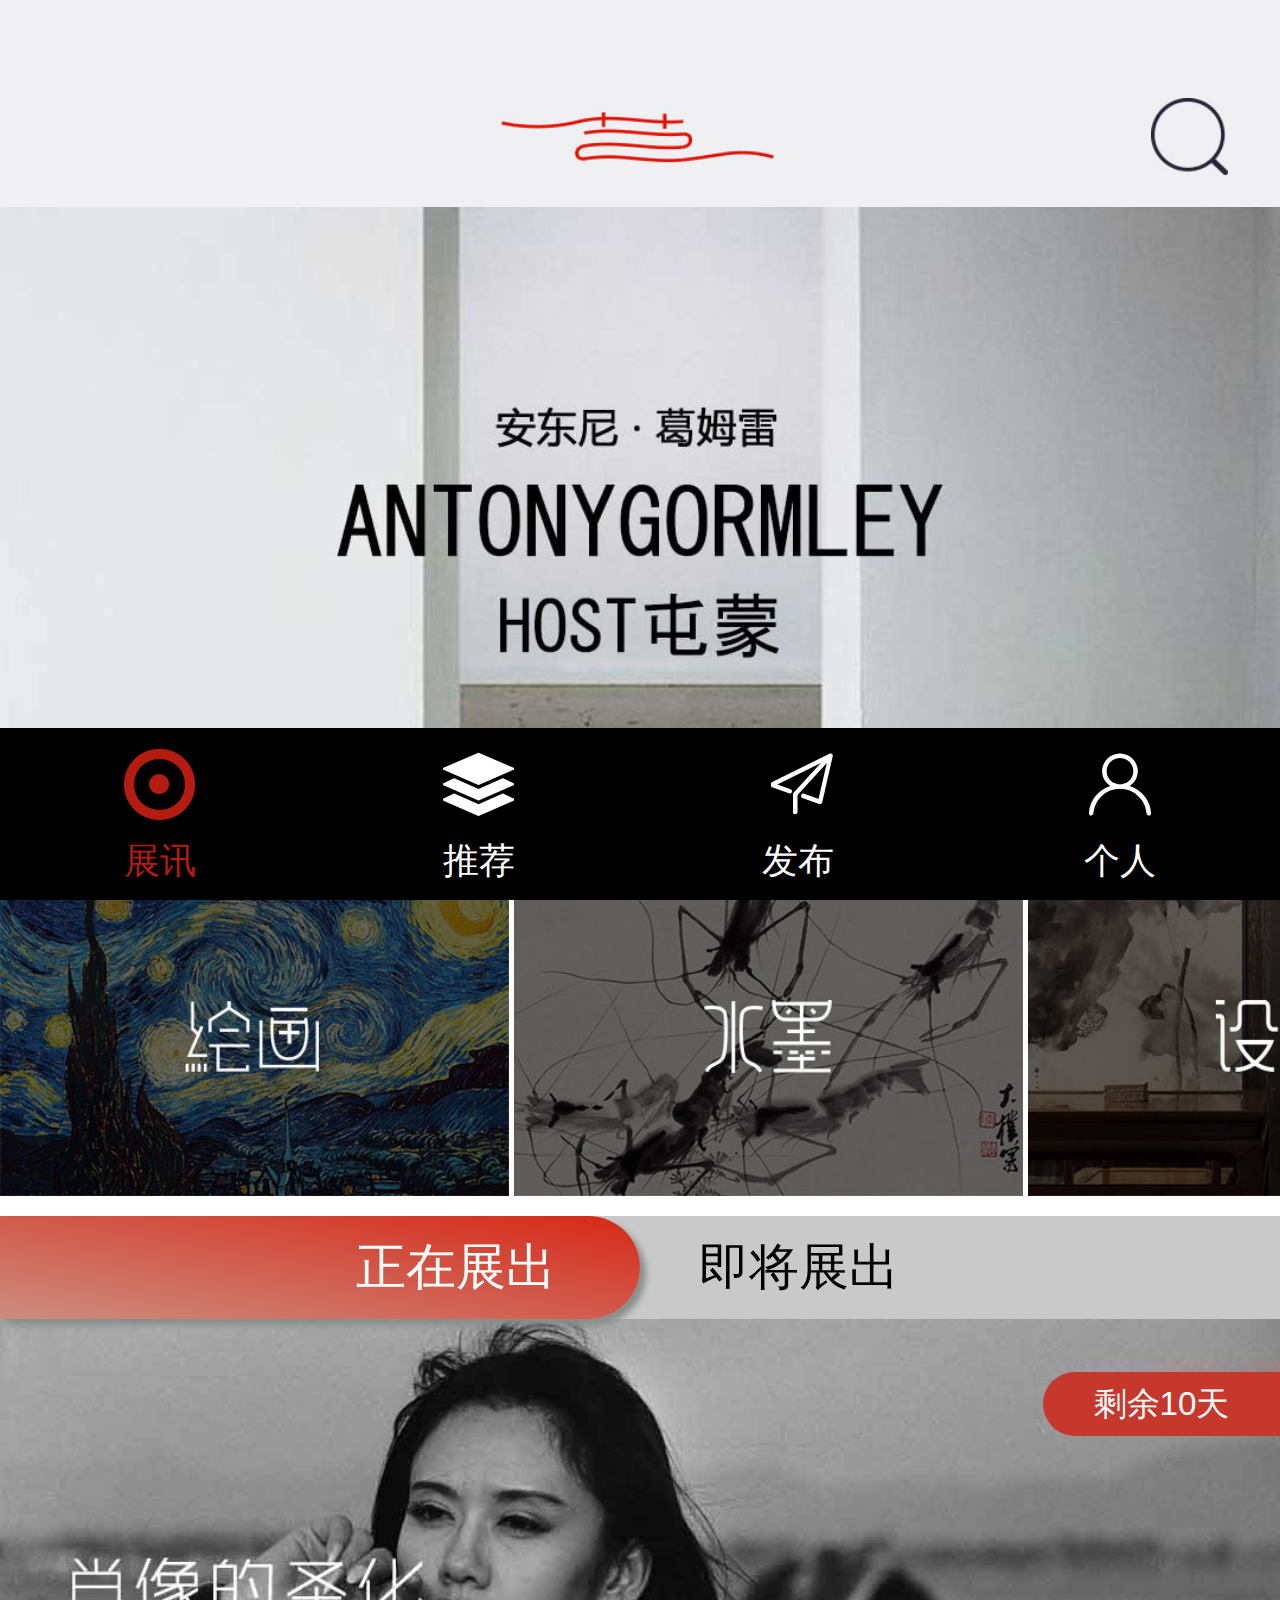
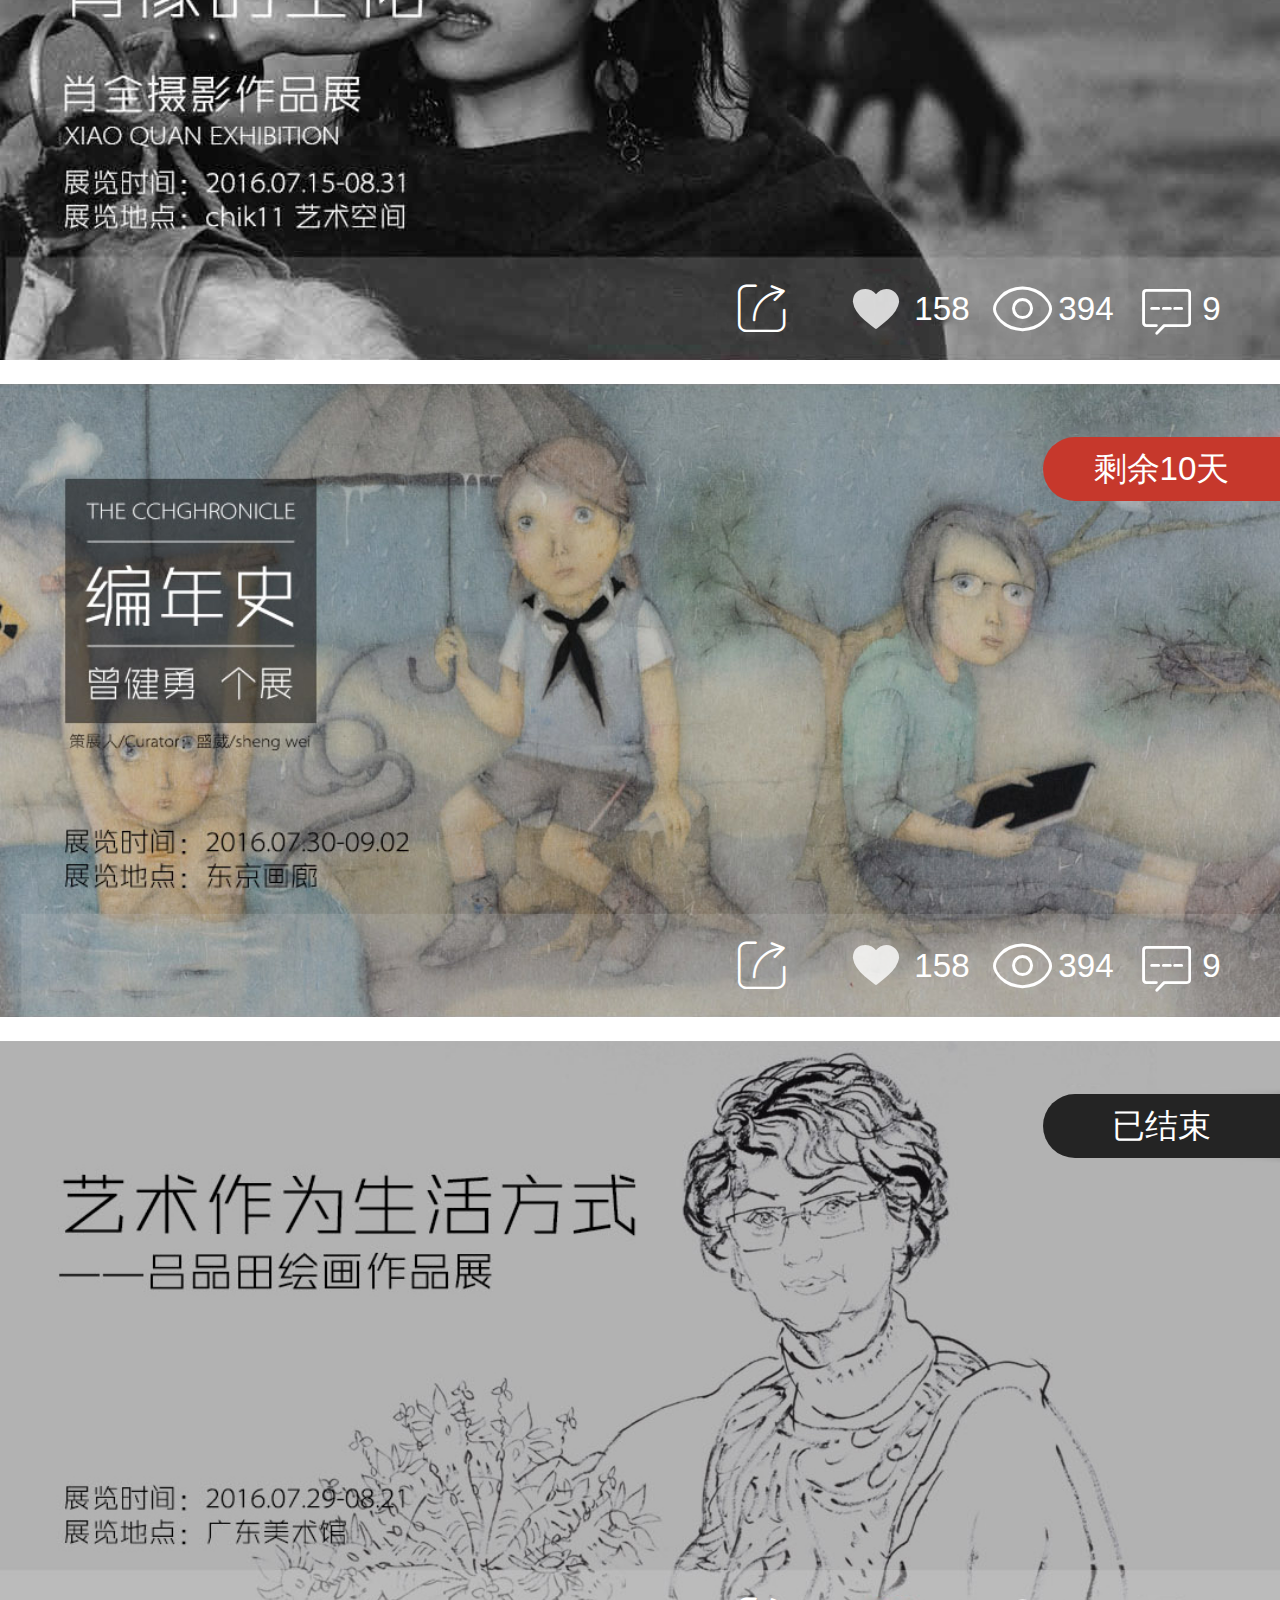
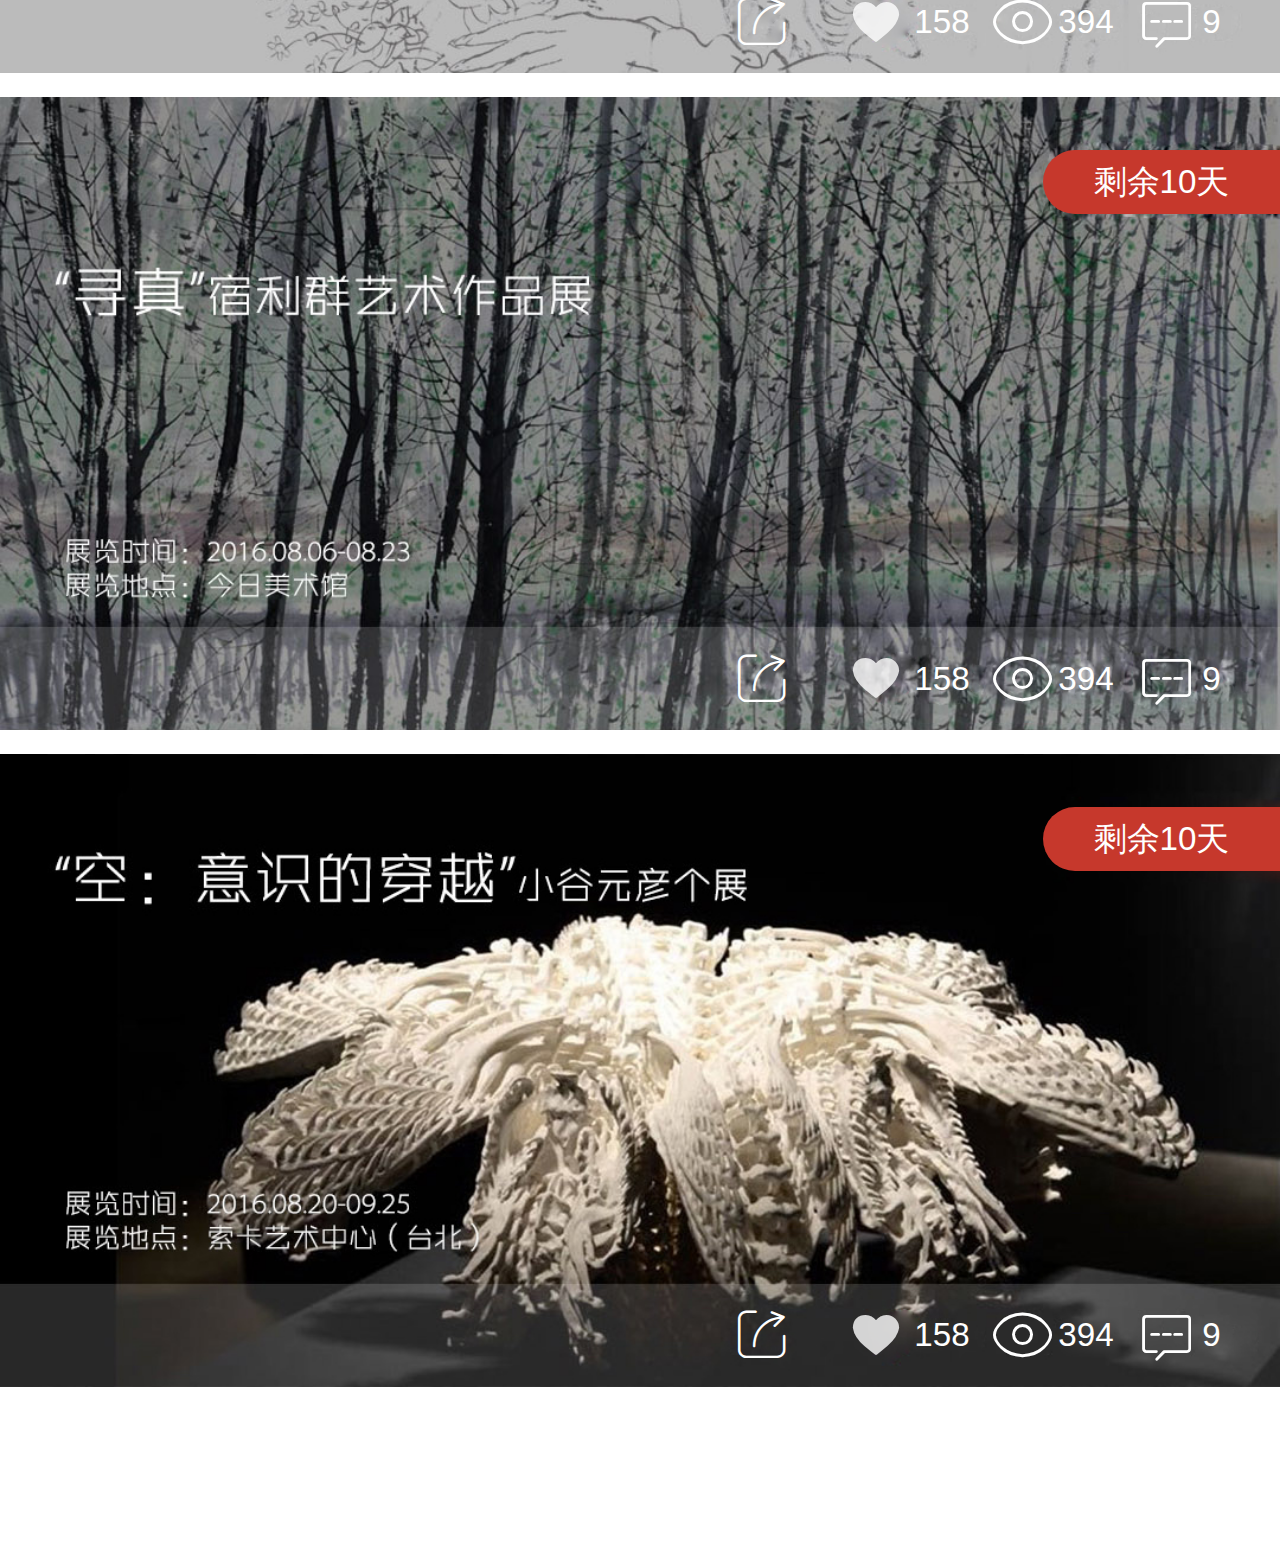
<file: yj/index.html>
<!DOCTYPE html>
<html lang="en">
<head>
  <meta charset="UTF-8">
  <meta name="viewport" content="width=device-width, initial-scale=1.0">
  <meta http-equiv="X-UA-Compatible" content="ie=edge">
  <link rel="stylesheet" href="./css/reset.css">
  <link rel="stylesheet" href="css/swiper.min.css" />
  <link rel="stylesheet" href="./css/iconfont-index.css">
  <link rel="stylesheet" href="./css/iconfont-index2.css">
  <link rel="stylesheet" href="./css/iconfont-index3.css">
  <link rel="stylesheet" href="./css/iconfont-fabu.css">
  <link rel="stylesheet" href="./css/index.css">
  <script>
      document.documentElement.style.fontSize = document.documentElement.clientWidth / 10.8 + 'px';
  </script>
  <title>index</title>
</head>
<body>
  <div class="all">
    <div class="wrap">
      <header>
        <img src="./images/logo.jpg" alt="">
        <img src="./images/fdj.jpg" alt="">
      </header>
      <div class="swiper-container swiper-container1">
          <div class="swiper-wrapper">
              <div class="swiper-slide"><img src="./images/u62.jpg" alt=""></div>
              <div class="swiper-slide"><img src="./images/u65.jpg" alt=""></div>
              <div class="swiper-slide"><img src="./images/u68.jpg" alt=""></div>
          </div>
          <!-- 如果需要分页器 -->
          <div class="swiper-pagination"></div>
      </div>
      <div class="swiper-container swiper-container2">
          <div class="swiper-wrapper">
              <div class="swiper-slide"><img src="./images/1_01.jpg" alt="" id="huahua"></div>
              <div class="swiper-slide"><img src="./images/2_02.jpg" alt="" id="shuimo"></div>
              <div class="swiper-slide"><img src="./images/3_02.jpg" alt="" id="sheji"></div>
              <div class="swiper-slide"><img src="./images/4_02.jpg" alt="" id="sheying"></div>
              <div class="swiper-slide"><img src="./images/5_02.jpg" alt="" id="diaosu"></div>
              <div class="swiper-slide"><img src="./images/6_02.jpg" alt="" id="zhuangzhi"></div>
          </div>
      </div>
      <div class="main main-left">
        <div class="aa">
          <a href="javascript:;">即将展出</a>
           <a href="javascript:;">正在展出</a>
        </div>
        <div class="box box1">
          <img src="./images/u184_02.jpg" alt="">
          <div class="left">剩余10天</div>
          <div class="list">
            <div class="item">
              <i class="iconfont icon-fenxiang"></i>
            </div>
            <div class="item">
              <i class="iconfont icon-xinheart118"></i>
              <span>158</span>
            </div>
            <div class="item">
              <i class="iconfont icon-yanjing"></i>
              <span>394</span>
            </div>
            <div class="item">
              <i class="iconfont icon-xinxi"></i>
              <span>9</span>
            </div>
          </div>
        </div>
        <div class="box box2">
          <img src="./images/biannianshi.jpg" alt="">
          <div class="left">剩余10天</div>
          <div class="list">
            <div class="item">
              <i class="iconfont icon-fenxiang"></i>
            </div>
            <div class="item">
              <i class="iconfont icon-xinheart118"></i>
              <span>158</span>
            </div>
            <div class="item">
              <i class="iconfont icon-yanjing"></i>
              <span>394</span>
            </div>
            <div class="item">
              <i class="iconfont icon-xinxi"></i>
              <span>9</span>
            </div>
          </div>
        </div>
        <div class="box box3">
          <img src="./images/A3_02.jpg" alt="">
          <div class="left">已结束</div>
          <div class="list">
              <div class="item">
                <i class="iconfont icon-fenxiang"></i>
              </div>
              <div class="item">
                <i class="iconfont icon-xinheart118"></i>
                <span>158</span>
              </div>
              <div class="item">
                <i class="iconfont icon-yanjing"></i>
                <span>394</span>
              </div>
              <div class="item">
                <i class="iconfont icon-xinxi"></i>
                <span>9</span>
              </div>
            </div>
        </div>
        <div class="box box4">
          <img src="./images/A4_02.jpg" alt="">
          <div class="left">剩余10天</div>
          <div class="list">
              <div class="item">
                <i class="iconfont icon-fenxiang"></i>
              </div>
              <div class="item">
                <i class="iconfont icon-xinheart118"></i>
                <span>158</span>
              </div>
              <div class="item">
                <i class="iconfont icon-yanjing"></i>
                <span>394</span>
              </div>
              <div class="item">
                <i class="iconfont icon-xinxi"></i>
                <span>9</span>
              </div>
            </div>
        </div>
        <div class="box box5">
          <img src="./images/A5_02.jpg" alt="">
          <div class="left">剩余10天</div>
          <div class="list">
              <div class="item">
                <i class="iconfont icon-fenxiang"></i>
              </div>
              <div class="item">
                <i class="iconfont icon-xinheart118"></i>
                <span>158</span>
              </div>
              <div class="item">
                <i class="iconfont icon-yanjing"></i>
                <span>394</span>
              </div>
              <div class="item">
                <i class="iconfont icon-xinxi"></i>
                <span>9</span>
              </div>
            </div>
        </div>
      </div>

      <div class="main main-right">
          <div class="aa">
            <a href="javascript:;">正在展出</a>
            <a href="javascript:;">即将展出</a>
          </div>
          <div class="box box1">
            <img src="./images/b1.jpg" alt="">
            <div class="left">剩余10天</div>
            <div class="list">
              <div class="item">
                <i class="iconfont icon-fenxiang"></i>
              </div>
              <div class="item">
                <i class="iconfont icon-xinheart118"></i>
                <span>158</span>
              </div>
              <div class="item">
                <i class="iconfont icon-yanjing"></i>
                <span>394</span>
              </div>
              <div class="item">
                <i class="iconfont icon-xinxi"></i>
                <span>9</span>
              </div>
            </div>
          </div>
          <div class="box box2">
            <img src="./images/b2.jpg" alt="">
            <div class="left">剩余10天</div>
            <div class="list">
              <div class="item">
                <i class="iconfont icon-fenxiang"></i>
              </div>
              <div class="item">
                <i class="iconfont icon-xinheart118"></i>
                <span>158</span>
              </div>
              <div class="item">
                <i class="iconfont icon-yanjing"></i>
                <span>394</span>
              </div>
              <div class="item">
                <i class="iconfont icon-xinxi"></i>
                <span>9</span>
              </div>
            </div>
          </div>
          <div class="box box3">
            <img src="./images/b3.jpg" alt="">
            <div class="left">已结束</div>
            <div class="list">
                <div class="item">
                  <i class="iconfont icon-fenxiang"></i>
                </div>
                <div class="item">
                  <i class="iconfont icon-xinheart118"></i>
                  <span>158</span>
                </div>
                <div class="item">
                  <i class="iconfont icon-yanjing"></i>
                  <span>394</span>
                </div>
                <div class="item">
                  <i class="iconfont icon-xinxi"></i>
                  <span>9</span>
                </div>
              </div>
          </div>
          <div class="box box4">
            <img src="./images/b4.jpg" alt="">
            <div class="left">剩余10天</div>
            <div class="list">
                <div class="item">
                  <i class="iconfont icon-fenxiang"></i>
                </div>
                <div class="item">
                  <i class="iconfont icon-xinheart118"></i>
                  <span>158</span>
                </div>
                <div class="item">
                  <i class="iconfont icon-yanjing"></i>
                  <span>394</span>
                </div>
                <div class="item">
                  <i class="iconfont icon-xinxi"></i>
                  <span>9</span>
                </div>
              </div>
          </div>
          <div class="box box5">
            <img src="./images/b5.jpg" alt="">
            <div class="left">剩余10天</div>
            <div class="list">
                <div class="item">
                  <i class="iconfont icon-fenxiang"></i>
                </div>
                <div class="item">
                  <i class="iconfont icon-xinheart118"></i>
                  <span>158</span>
                </div>
                <div class="item">
                  <i class="iconfont icon-yanjing"></i>
                  <span>394</span>
                </div>
                <div class="item">
                  <i class="iconfont icon-xinxi"></i>
                  <span>9</span>
                </div>
              </div>
          </div>
        </div>



      <footer>
        <a href="./index.html"><i class="iconfont icon-center"></i>展讯</a>
        <a href="./tuijian.html"><i class="iconfont icon-diejia"></i>推荐</a>
        <a href="./fabu.html"><i class="iconfont icon-zhifeiji"></i>发布</a>
        <a href="./geren.html"><i class="iconfont icon-geren11"></i>个人</a>
      </footer>
    </div>
    <!-- 搜索页 -->
    <div class="search">
      <div class="two">
        <img src="./images/search.jpg" alt="">
        <img src="./images/del.jpg" alt="">
      </div>
      <input type="text" placeholder="search">
      <h2>- 热门关键词 -</h2>
      <div class="box box1">
          <i class="iconfont icon-zuobiaofill"></i>
          <span>北京</span>
          <span>沈阳</span>
          <span>上海</span>
      </div>
      <div class="box">
          <span>798</span>
          <span>北京空间画廊</span>
          <span>尤伦斯当代艺术中心</span>
      </div>
      <div class="box">
          <span>今日美术馆</span>
          <span>时代美术馆</span>
          <span>宋庄</span>
      </div>
      <div class="box box1">
          <i class="iconfont icon-iconzhucetouxiang"></i>
          <span>曾梵志</span>
          <span>向京</span>
          <span>安东尼·葛姆雷</span>
      </div>
      <div class="box">
          <span>小谷元彦</span>
          <span>肖全</span>
      </div>
      <div class="box box1">
          <i class="iconfont icon-tiaoseban"></i>
          <span>对话:列奥纳多·达·芬奇</span>
      </div>
      <div class="box">
          <span>梵高和高更:理想和现实</span>
      </div>
      <div class="box">
          <span>2016北京媒体艺术双年展</span>
      </div>
    </div>
    <!-- 肖像页 -->
    <div class="xiaoxiang">
      <img src="./images/u194_01.jpg" alt="">
      <div class="words">
        <div class="left">展览内容</div>
        <p>
          本次展览将从人像摄影家肖全为杨丽萍拍摄的众多摄影中挑选出一组精品向观众展示。
        </p>
        <p>
          一个是舞之精灵，美的化身;一个被誉为中国最好的人像摄影家。两人的心灵碰撞，会擦出什么样的艺术火花?摄影师镜头下真实的杨丽萍是什么样的?25日开始的”心动”展，无疑极大地撩起了人们的好奇心。
        </p>
      </div>
      <div class="intro">
        <img src="./images/u194_03.jpg" alt="">
        <div class="left">作者介绍</div>
        <p>肖全，男，1959年生于四川成都，曾任深圳《街道》杂志摄影记者，被称为“中国最好的人像摄影师”。1980年代中期开始“我们这一代”拍摄1991年出版《天堂之鸟》三毛摄影专集，1992年在瑞士举办个展，1993年 在法国参加摄影联展，1997年出版《我们这一代》。2000年出版《我镜头下的美丽女人》。</p>
      </div>
      <div class="show">
        <img src="./images/111_05.jpg" alt="">
        <img src="./images/222.jpg" alt="">
        <img src="./images/333.jpg" alt="">
        <div class="left">作品展示</div>
      </div>
      <div class="comment">
        <div class="left">展览评论</div>
        <div class="item">
          <img src="./images/joker.jpg" alt="">
          <div class="three">
            <h2>大月</h2>
            <span>2016.08.21</span>
            <p>挺好的，特别喜欢这种风格</p>
          </div>
        </div>
        <div class="item">
          <img src="./images/joker.jpg" alt="">
          <div class="three">
            <h2>大月</h2>
            <span>2016.08.21</span>
            <p>杨丽萍，很美！</p>
          </div>
        </div>
        <div class="item">
          <img src="./images/joker.jpg" alt="">
          <div class="three">
            <h2>大月</h2>
            <span>2016.08.21</span>
            <p>太优秀了！</p>
          </div>
        </div>
        <div class="item">
            <img src="./images/joker.jpg" alt="">
            <div class="three">
              <h2>大月</h2>
              <span>2016.08.21</span>
              <p>真不知道说啥了…</p>
            </div>
          </div>
        <div class="show-all">
          <span>展开全部9条评论</span>
          <i class="iconfont icon-xiajiantou"></i>
        </div>
      </div>
      <div class="bottom">
        <a href="javascript:;"><i class="iconfont icon-xinheart118"></i>关注</a>
        <a href="javascript:;"><i class="iconfont icon-luxian"></i>到这</a>
        <a href="javascript:;"><i class="iconfont icon-fenxiang"></i>分享</a>
        <a href="javascript:;"><i class="iconfont icon-xinxi"></i>评论</a>
      </div>
      <a href="javascript:;">
        <i class="iconfont icon-zuojiantou"></i>
      </a>
    </div>
    <!-- 编年史页 -->
    <div class="year">
      <img src="./images/bns.jpg" alt="">
      <div class="bottom">
        <a href="javascript:;"><i class="iconfont icon-xinheart118"></i>关注</a>
        <a href="javascript:;"><i class="iconfont icon-luxian"></i>到这</a>
        <a href="javascript:;"><i class="iconfont icon-fenxiang"></i>分享</a>
        <a href="javascript:;"><i class="iconfont icon-xinxi"></i>评论</a>
      </div>
      <div class="words">
        <div class="left">展览内容</div>
        <p>
          曾健勇出生于广东澄海一个笃信基督教的家庭，在今天这样一个“解构”、 “去历史化”、“反宏大叙事“莫名其妙流行的年代。他力图通过自己的思考、创作和展览，以“大洪荒”、“启示录”、“复乐园"三幕视觉场景，重建一个关于人类和自我的“编年史”。以时间为轴展开的三幕，既充满了历史的必然宿命，也展现了自身内部的复杂冲突--这是一一个:身处历史内部的当代艺术家力图对“历史“的理解和重写。
        </p>
        <p>
          第一幕大洪荒
        </p>
        <p>
          大洪荒是历史的终结，也是历史的开端。上帝毁灭了旧人类，创造了新人类。义人诺亚在神的指引下，带领自己的家人和各种动物登上方舟，从而躲过灾难。新人诺亚把一年分为12个月、 每个月30天，“编年史”由此开始。大洪荒几乎在所有文明的源头中都能找到，然而，它不仅是一个关于正义与邪恶、忠告与背弃、选择与放弃、毁灭与拯救的简单故事，更是人类历史中不断重现的伦理“原型”。这里，它显现为一场旷日持久的战争。
        </p>
        <p>第二幕启示录</p>
        <p>
          战争是人类社会和人类历史永恒的主题，主宰巴比伦大城的大赤龙招来海上的兽，与羊和羊的信众激战。圣徒们最终获胜，灾难降临，巴比伦大城在一- 日之内土崩瓦解。上帝揭开第七封印，跟随龙和兽助纣为孽的罪人在末日审判中受到彻底毁灭的惩罚。启示录发生在何时?与大洪荒一样，在永恒的《圣经》中，在过去的《浮士德》中，在今天的“恐怖主义"，也在未来的预言中。末日审判之后，“编年史“由此翻篇，美丽新世界再次显现。
        </p>
        <p>第三幕复乐园</p>
        <p>
          在东方，四条大河围绕灌溉之地，上帝为亚当和夏娃建造了伊甸园，大地上满是奇花异草和黄金珠宝，鸟兽不绝、五谷丰登。因受蛇之诱惑，他们偷食善恶树果，而被驱逐出乐园，终日辛勤。亚当夏娃之子该隐杀兄开始，人类进入一次又一次不断重复的“启示录”。末日审判之后，历史再次轮回，完美之境重现，乐园失而复得，历史在这里得以永恒。然而，复乐园也可能是完美地狱，在这里，经验的历史永远继续，而精神的历史却已然完结。
        </p>
      </div>
      <div class="intro">
          <img src="./images/zeng.jpg" alt="">
          <div class="left">作者介绍</div>
          <p>曾健勇，男，1971年11月出生于广东澄海，毕业于国立华侨大学艺术系中国画专业;进入中央美术学院版面研修班学习;职业:画家。</p>
      </div>
      <div class="show">
          <img src="./images/1111_05.jpg" alt="">
          <img src="./images/2222_05.jpg" alt="">
          <img src="./images/3333_05.jpg" alt="">
          <div class="left">作品展示</div>
      </div>
      <div class="comment">
          <div class="left">展览评论</div>
          <div class="item">
            <img src="./images/joker.jpg" alt="">
            <div class="three">
              <h2>大月</h2>
              <span>2016.08.21</span>
              <p>挺好的，特别喜欢这种风格</p>
            </div>
          </div>
          <div class="show-all">
            <span>展开全部9条评论</span>
            <i class="iconfont icon-xiajiantou"></i>
          </div>
      </div>
      <a href="javascript:;">
        <i class="iconfont icon-zuojiantou"></i>
      </a>
    </div>
    <!-- 编年史页结束 -->
    <!-- 向京页开始 -->
    <div class="xiangjing">
      <img src="./images/xiangjing.jpg" alt="">
      <div class="bottom">
        <a href="javascript:;"><i class="iconfont icon-xinheart118"></i>关注</a>
        <a href="javascript:;"><i class="iconfont icon-luxian"></i>到这</a>
        <a href="javascript:;"><i class="iconfont icon-fenxiang"></i>分享</a>
        <a href="javascript:;"><i class="iconfont icon-xinxi"></i>评论</a>
      </div>
      <div class="words">
        <div class="left">展览内容</div>
        <p>
          作为向京艺术生涯中的首个大型回顾展，展览将全面回顾艺术家21年创作，同时5年蓄势、被命名为“S"的一系列新作也将同场亮相。贯穿向京20余年创作的主线是艺术家对当下人性的困境与可能的出路的讨论。已经亮相的4个主线系列分别为“镜像"(1999-2002)、“保持沉默”(2003-2005)、“全裸" (2006-2008)、“这个世界会好吗?"(2009-201 1),记录着艺术家试图拨开人性的迷雾,从个体成长经验，到广义女性问题，到人在社会框架下的处境，层层深入地挖掘生存证据的历程。新作"S"依然延续她一直以来热衷的核心问题。
        </p>
      </div>
      <div class="intro">
          <img src="./images/zuozhe.jpg" alt="">
          <div class="left">作者介绍</div>
          <p>1968年生于北京，1995年卓韭于中央美ボ学院雕塑系。1999-2007年任.上海怖范大学美ボ学院雕塑工作室教師。現工作、生活于北京。</p>
      </div>
      <div class="show">
          <img src="./images/z1.jpg" alt="">
          <img src="./images/z2.jpg" alt="">
          <img src="./images/z3.jpg" alt="">
          <img src="./images/z4.jpg" alt="">
          <div class="left">作品展示</div>
      </div>
      <div class="comment">
          <div class="left">展览评论</div>
          <div class="item">
            <img src="./images/joker.jpg" alt="">
            <div class="three">
              <h2>大月</h2>
              <span>2016.08.21</span>
              <p>挺好的，特别喜欢这种风格</p>
            </div>
          </div>
          <div class="show-all">
            <span>展开全部9条评论</span>
            <i class="iconfont icon-xiajiantou"></i>
          </div>
      </div>
      <a href="javascript:;">
        <i class="iconfont icon-zuojiantou"></i>
      </a>
    </div>
    <!-- 向京页结束 -->
    <!-- 绘画页开始 -->
    <div class="huahua">
      <img src="./images/title.jpg" alt="">
      <div class="two">
        <img src="./images/fdjj.jpg" alt="">
        <img src="./images/xxx.jpg" alt="">
      </div>
      <div class="box box1">
        <img src="./images/biannianshi.jpg" alt="">
        <div class="left">剩余10天</div>
        <div class="list">
          <div class="item">
            <i class="iconfont icon-fenxiang"></i>
          </div>
          <div class="item">
            <i class="iconfont icon-xinheart118"></i>
            <span>158</span>
          </div>
          <div class="item">
            <i class="iconfont icon-yanjing"></i>
            <span>394</span>
          </div>
          <div class="item">
            <i class="iconfont icon-xinxi"></i>
            <span>9</span>
          </div>
        </div>
      </div>
      <div class="box box2">
        <img src="./images/b2.jpg" alt="">
        <div class="left">剩余10天</div>
        <div class="list">
          <div class="item">
            <i class="iconfont icon-fenxiang"></i>
          </div>
          <div class="item">
            <i class="iconfont icon-xinheart118"></i>
            <span>158</span>
          </div>
          <div class="item">
            <i class="iconfont icon-yanjing"></i>
            <span>394</span>
          </div>
          <div class="item">
            <i class="iconfont icon-xinxi"></i>
            <span>9</span>
          </div>
        </div>
      </div>
      <div class="box box3">
        <img src="./images/b3.jpg" alt="">
        <div class="left">已结束</div>
        <div class="list">
            <div class="item">
              <i class="iconfont icon-fenxiang"></i>
            </div>
            <div class="item">
              <i class="iconfont icon-xinheart118"></i>
              <span>158</span>
            </div>
            <div class="item">
              <i class="iconfont icon-yanjing"></i>
              <span>394</span>
            </div>
            <div class="item">
              <i class="iconfont icon-xinxi"></i>
              <span>9</span>
            </div>
          </div>
      </div>
      <div class="box box4">
        <img src="./images/b4.jpg" alt="">
        <div class="left">剩余10天</div>
        <div class="list">
            <div class="item">
              <i class="iconfont icon-fenxiang"></i>
            </div>
            <div class="item">
              <i class="iconfont icon-xinheart118"></i>
              <span>158</span>
            </div>
            <div class="item">
              <i class="iconfont icon-yanjing"></i>
              <span>394</span>
            </div>
            <div class="item">
              <i class="iconfont icon-xinxi"></i>
              <span>9</span>
            </div>
          </div>
      </div>
    </div>
    <!-- 绘画页结束 -->
    <!-- 水墨页开始 -->
    <div class="shuimo">
      <img src="./images/title2.jpg" alt="">
      <div class="two">
        <img src="./images/aa.jpg" alt="">
        <img src="./images/xx.jpg" alt="">
      </div>
      <div class="box box1">
        <img src="./images/A4_02.jpg" alt="">
        <div class="left">剩余10天</div>
        <div class="list">
          <div class="item">
            <i class="iconfont icon-fenxiang"></i>
          </div>
          <div class="item">
            <i class="iconfont icon-xinheart118"></i>
            <span>158</span>
          </div>
          <div class="item">
            <i class="iconfont icon-yanjing"></i>
            <span>394</span>
          </div>
          <div class="item">
            <i class="iconfont icon-xinxi"></i>
            <span>9</span>
          </div>
        </div>
      </div>
      <div class="box box2">
        <img src="./images/b5.jpg" alt="">
        <div class="left">剩余10天</div>
        <div class="list">
          <div class="item">
            <i class="iconfont icon-fenxiang"></i>
          </div>
          <div class="item">
            <i class="iconfont icon-xinheart118"></i>
            <span>158</span>
          </div>
          <div class="item">
            <i class="iconfont icon-yanjing"></i>
            <span>394</span>
          </div>
          <div class="item">
            <i class="iconfont icon-xinxi"></i>
            <span>9</span>
          </div>
        </div>
      </div>
      <div class="box box3">
        <img src="./images/A3_02.jpg" alt="">
        <div class="left">已结束</div>
        <div class="list">
            <div class="item">
              <i class="iconfont icon-fenxiang"></i>
            </div>
            <div class="item">
              <i class="iconfont icon-xinheart118"></i>
              <span>158</span>
            </div>
            <div class="item">
              <i class="iconfont icon-yanjing"></i>
              <span>394</span>
            </div>
            <div class="item">
              <i class="iconfont icon-xinxi"></i>
              <span>9</span>
            </div>
          </div>
      </div>
      <div class="box box3">
        <img src="./images/A3_02.jpg" alt="">
        <div class="left">已结束</div>
        <div class="list">
            <div class="item">
              <i class="iconfont icon-fenxiang"></i>
            </div>
            <div class="item">
              <i class="iconfont icon-xinheart118"></i>
              <span>158</span>
            </div>
            <div class="item">
              <i class="iconfont icon-yanjing"></i>
              <span>394</span>
            </div>
            <div class="item">
              <i class="iconfont icon-xinxi"></i>
              <span>9</span>
            </div>
          </div>
      </div>
    </div>
    <!-- 水墨页结束 -->
    <!-- 设计页开始 -->
    <div class="sheji">
      <img src="./images/title3.jpg" alt="">
      <div class="two">
        <img src="./images/123.jpg" alt="">
        <img src="./images/321.jpg" alt="">
      </div>
      <div class="box box1">
        <img src="./images/block.jpg" alt="">
        <div class="left">剩余10天</div>
        <div class="list">
          <div class="item">
            <i class="iconfont icon-fenxiang"></i>
          </div>
          <div class="item">
            <i class="iconfont icon-xinheart118"></i>
            <span>158</span>
          </div>
          <div class="item">
            <i class="iconfont icon-yanjing"></i>
            <span>394</span>
          </div>
          <div class="item">
            <i class="iconfont icon-xinxi"></i>
            <span>9</span>
          </div>
        </div>
      </div>
      <div class="box box1">
        <img src="./images/block.jpg" alt="">
        <div class="left">剩余10天</div>
        <div class="list">
          <div class="item">
            <i class="iconfont icon-fenxiang"></i>
          </div>
          <div class="item">
            <i class="iconfont icon-xinheart118"></i>
            <span>158</span>
          </div>
          <div class="item">
            <i class="iconfont icon-yanjing"></i>
            <span>394</span>
          </div>
          <div class="item">
            <i class="iconfont icon-xinxi"></i>
            <span>9</span>
          </div>
        </div>
      </div>
      <div class="box box1">
        <img src="./images/block.jpg" alt="">
        <div class="left">剩余10天</div>
        <div class="list">
          <div class="item">
            <i class="iconfont icon-fenxiang"></i>
          </div>
          <div class="item">
            <i class="iconfont icon-xinheart118"></i>
            <span>158</span>
          </div>
          <div class="item">
            <i class="iconfont icon-yanjing"></i>
            <span>394</span>
          </div>
          <div class="item">
            <i class="iconfont icon-xinxi"></i>
            <span>9</span>
          </div>
        </div>
      </div>
      <div class="box box1">
        <img src="./images/block.jpg" alt="">
        <div class="left">剩余10天</div>
        <div class="list">
          <div class="item">
            <i class="iconfont icon-fenxiang"></i>
          </div>
          <div class="item">
            <i class="iconfont icon-xinheart118"></i>
            <span>158</span>
          </div>
          <div class="item">
            <i class="iconfont icon-yanjing"></i>
            <span>394</span>
          </div>
          <div class="item">
            <i class="iconfont icon-xinxi"></i>
            <span>9</span>
          </div>
        </div>
      </div>
    </div>
    <!-- 设计页结束 -->
    <!-- 摄像页开始 -->
    <div class="sheying">
      <img src="./images/title4.jpg" alt="">
      <div class="two">
        <img src="./images/s1.jpg" alt="">
        <img src="./images/s2.jpg" alt="">
      </div>
      <div class="box box1">
        <img src="./images/u184_02.jpg" alt="">
        <div class="left">剩余10天</div>
        <div class="list">
          <div class="item">
            <i class="iconfont icon-fenxiang"></i>
          </div>
          <div class="item">
            <i class="iconfont icon-xinheart118"></i>
            <span>158</span>
          </div>
          <div class="item">
            <i class="iconfont icon-yanjing"></i>
            <span>394</span>
          </div>
          <div class="item">
            <i class="iconfont icon-xinxi"></i>
            <span>9</span>
          </div>
        </div>
      </div>
      <div class="box box1">
        <img src="./images/u184_02.jpg" alt="">
        <div class="left">剩余10天</div>
        <div class="list">
          <div class="item">
            <i class="iconfont icon-fenxiang"></i>
          </div>
          <div class="item">
            <i class="iconfont icon-xinheart118"></i>
            <span>158</span>
          </div>
          <div class="item">
            <i class="iconfont icon-yanjing"></i>
            <span>394</span>
          </div>
          <div class="item">
            <i class="iconfont icon-xinxi"></i>
            <span>9</span>
          </div>
        </div>
      </div>
      <div class="box box1">
        <img src="./images/u184_02.jpg" alt="">
        <div class="left">剩余10天</div>
        <div class="list">
          <div class="item">
            <i class="iconfont icon-fenxiang"></i>
          </div>
          <div class="item">
            <i class="iconfont icon-xinheart118"></i>
            <span>158</span>
          </div>
          <div class="item">
            <i class="iconfont icon-yanjing"></i>
            <span>394</span>
          </div>
          <div class="item">
            <i class="iconfont icon-xinxi"></i>
            <span>9</span>
          </div>
        </div>
      </div>
      <div class="box box1">
        <img src="./images/u184_02.jpg" alt="">
        <div class="left">剩余10天</div>
        <div class="list">
          <div class="item">
            <i class="iconfont icon-fenxiang"></i>
          </div>
          <div class="item">
            <i class="iconfont icon-xinheart118"></i>
            <span>158</span>
          </div>
          <div class="item">
            <i class="iconfont icon-yanjing"></i>
            <span>394</span>
          </div>
          <div class="item">
            <i class="iconfont icon-xinxi"></i>
            <span>9</span>
          </div>
        </div>
      </div>
    </div>
    <!-- 摄像页结束 -->
    <!-- 雕塑页开始 -->
    <div class="diaosu">
      <img src="./images/title5.jpg" alt="">
      <div class="two">
        <img src="./images/d1.jpg" alt="">
        <img src="./images/d2.jpg" alt="">
      </div>
      <div class="box box1">
        <img src="./images/b1.jpg" alt="">
        <div class="left">剩余10天</div>
        <div class="list">
          <div class="item">
            <i class="iconfont icon-fenxiang"></i>
          </div>
          <div class="item">
            <i class="iconfont icon-xinheart118"></i>
            <span>158</span>
          </div>
          <div class="item">
            <i class="iconfont icon-yanjing"></i>
            <span>394</span>
          </div>
          <div class="item">
            <i class="iconfont icon-xinxi"></i>
            <span>9</span>
          </div>
        </div>
      </div>
      <div class="box box1">
        <img src="./images/b1.jpg" alt="">
        <div class="left">剩余10天</div>
        <div class="list">
          <div class="item">
            <i class="iconfont icon-fenxiang"></i>
          </div>
          <div class="item">
            <i class="iconfont icon-xinheart118"></i>
            <span>158</span>
          </div>
          <div class="item">
            <i class="iconfont icon-yanjing"></i>
            <span>394</span>
          </div>
          <div class="item">
            <i class="iconfont icon-xinxi"></i>
            <span>9</span>
          </div>
        </div>
      </div>
      <div class="box box1">
        <img src="./images/b1.jpg" alt="">
        <div class="left">剩余10天</div>
        <div class="list">
          <div class="item">
            <i class="iconfont icon-fenxiang"></i>
          </div>
          <div class="item">
            <i class="iconfont icon-xinheart118"></i>
            <span>158</span>
          </div>
          <div class="item">
            <i class="iconfont icon-yanjing"></i>
            <span>394</span>
          </div>
          <div class="item">
            <i class="iconfont icon-xinxi"></i>
            <span>9</span>
          </div>
        </div>
      </div>
      <div class="box box1">
        <img src="./images/b1.jpg" alt="">
        <div class="left">剩余10天</div>
        <div class="list">
          <div class="item">
            <i class="iconfont icon-fenxiang"></i>
          </div>
          <div class="item">
            <i class="iconfont icon-xinheart118"></i>
            <span>158</span>
          </div>
          <div class="item">
            <i class="iconfont icon-yanjing"></i>
            <span>394</span>
          </div>
          <div class="item">
            <i class="iconfont icon-xinxi"></i>
            <span>9</span>
          </div>
        </div>
      </div>
    </div>
    <!-- 雕塑页结束 -->
    <div class="map">
        <a href="javascript:;">
            <i class="iconfont icon-zuojiantou"></i>
        </a>
        <img src="./images/map.jpg" alt="">
        <h2>chi k11艺术空间</h2>
        <span>开放时间：9:00-18:00</span>
        <p>淮海中路300号 上海k11购物艺术中心B3层</p>
    </div>
    <!-- 分享 -->
    <div class="change">
        <div class="up">
          <img src="./images/u235_03.jpg" alt="">
        </div>
        <div class="bottom">
          <span>取消</span>
        </div>
    </div>
    <!-- 评论页 -->
    <div class="pinglun">
      <header>
        <i class="iconfont icon-zuojiantou"></i>
        评论
        <i class="iconfont icon-zhifeiji"></i>
      </header>
      <textarea placeholder="说点什么..."></textarea>
      <i class="iconfont icon-xiangji"></i>
      <i class="iconfont icon-tupian"></i>
    </div>
    <div class="black"></div>
  </div>
  <script src="./js/zepto.min.js"></script>
  <script src="./js/touch.js"></script>
  <script src="./js/fx.js"></script>
  <script src="./js/fx-methods.js"></script>
  <script src="./js/swiper.min.js"></script>
  <script>
    // 召唤搜索页
    $('header>img:last-child').tap(function(){
      $('.search').css('left','0rem')
      $('.all').css('height','100%')
    })
    // 隐藏搜索页
    $('.search .two img:last-child').tap(function(){
      $('.search').css('left','10.8rem')
      $('.all').css('height','auto')
    })
    $('.search').swipeRight(function(){
      $('.search').css('left','10.8rem')
      $('.all').css('height','auto')
    })
    // 底部footer
    $('footer a').tap(function(){
      $(this).siblings('a').css('color','#fff')
      $(this).css('color','#b41c11')
    })
    // 点赞
    $('.main .box .list .item:nth-child(2) i').tap(function() {
        if ( $(this).hasClass("active")){
            $(this).removeClass('active')
            $(this).siblings('span').text('158')
        }else{
            $(this).addClass('active')
            $(this).siblings('span').text('159')
        }
    });
    $('.huahua .box .list .item:nth-child(2) i').tap(function() {
        if ( $(this).hasClass("active")){
            $(this).removeClass('active')
            $(this).siblings('span').text('158')
        }else{
            $(this).addClass('active')
            $(this).siblings('span').text('159')
        }
    });
    $('.shuimo .box .list .item:nth-child(2) i').tap(function() {
        if ( $(this).hasClass("active")){
            $(this).removeClass('active')
            $(this).siblings('span').text('158')
        }else{
            $(this).addClass('active')
            $(this).siblings('span').text('159')
        }
    });
    $('.sheji .box .list .item:nth-child(2) i').tap(function() {
        if ( $(this).hasClass("active")){
            $(this).removeClass('active')
            $(this).siblings('span').text('158')
        }else{
            $(this).addClass('active')
            $(this).siblings('span').text('159')
        }
    });
    // 召唤肖像页面
    $('.main-left .box1 > img').tap(function(){
      $('.xiaoxiang').css('top','0rem')
      var newHeight = $('.xiaoxiang').height()
      $('.all').height(newHeight)
      $('.all').css('paddingBottom','1.45rem')
      $('.wrap').css('marginLeft','-10.8rem')
      $('.xiaoxiang > a').css('display','block')
      $('.xiaoxiang .bottom').css('display','flex')
      var topHeight = $(window).scrollTop()
      topHeight = 0
      $('html,body').scrollTop(topHeight)
    })
    // 隐藏肖像页面
    $('.xiaoxiang > a').tap(function(){
      $('.xiaoxiang').css('top','100%')
      $('.all').height('auto')
      $('.all').css('paddingBottom','0rem')
      $('.wrap').css('marginLeft','0rem')
      $(this).css('display','none')
      $('.xiaoxiang .bottom').css('display','none')
      var topHeight = $(window).scrollTop()
      topHeight = 0
      $('html,body').scrollTop(topHeight)
    })
    // 召唤编年史页面
    $('.main-left .box2 > img').tap(function(){
      $('.year').css('top','0rem')
      var newHeight = $('.year').height()
      $('.all').height(newHeight)
      $('.all').css('paddingBottom','1.45rem')
      $('.wrap').css('marginLeft','-10.8rem')
      $('.year > a').css('display','block')
      $('.year .bottom').css('display','flex')
      var topHeight = $(window).scrollTop()
      topHeight = 0
      $('html,body').scrollTop(topHeight)
    })
    $('.huahua .box1 > img').tap(function(){
      $('.year').css('top','0rem')
      var newHeight = $('.year').height()
      $('.all').height(newHeight)
      $('.all').css('paddingBottom','1.45rem')
      $('.wrap').css('marginLeft','-10.8rem')
      setTimeout(function(){
        $('.year > a').css('display','block')
      },500)
      $('.year .bottom').css('display','flex')
      var topHeight = $(window).scrollTop()
      topHeight = 0
      $('html,body').scrollTop(topHeight)
    })
    // 隐藏编年史页面
    $('.year > a').tap(function(){
      $('.year').css('top','100%')
      $('.all').height('auto')
      $('.all').css('paddingBottom','0rem')
      $('.wrap').css('marginLeft','0rem')
      $(this).css('display','none')
      $('.year .bottom').css('display','none')
      var topHeight = $(window).scrollTop()
      topHeight = 0
      $('html,body').scrollTop(topHeight)
    })
    // 召唤即将展出页
    $('.main-left .aa a:nth-child(1)').tap(function(){
      $('.main-right').css('left','0rem')
      $('.main-left').css('marginLeft','-10.8rem')
      $('.wrap').css('paddingBottom','1.7rem')
    })
    // 隐藏即将展出页
    $('.main-right .aa a:nth-child(1)').tap(function(){
      $('.main-right').css('left','10.8rem')
      $('.main-left').css('marginLeft','0rem')
      $('.wrap').css('paddingBottom','1.44rem')
    })
    // 召唤向京页面
    $('.main-right .box1 > img').tap(function(){
      console.log('hahaha')
      $('.xiangjing').css('top','0rem')
      var newHeight = $('.xiangjing').height()
      $('.all').height(newHeight)
      $('.all').css('paddingBottom','1.45rem')
      $('.wrap').css('marginLeft','-10.8rem')
      $('.xiangjing > a').css('display','block')
      $('.xiangjing .bottom').css('display','flex')
      var topHeight = $(window).scrollTop()
      topHeight = 0
      $('html,body').scrollTop(topHeight)
      $('.main-right').css('display','none')
    })
    // 隐藏向京页面
    $('.xiangjing > a').tap(function(){
      $('.xiangjing').css('top','100%')
      $('.all').height('auto')
      $('.all').css('paddingBottom','0rem')
      $('.wrap').css('marginLeft','0rem')
      $(this).css('display','none')
      $('.xiangjing .bottom').css('display','none')
      var topHeight = $(window).scrollTop()
      topHeight = 0
      $('html,body').scrollTop(topHeight)
      $('.main-right').css('display','block')
    })
    // 召唤绘画页面
    $('.swiper-container2 #huahua').tap(function(){
      $('.huahua').css('left','0rem')
      var newHeight = $('.huahua').height()
      $('.all').height(newHeight)
      $('.all').css('paddingBottom','1.45rem')
    })
    // 隐藏绘画页
    $('.huahua .two img:last-child').tap(function(){
      $('.huahua').css('left','10.8rem')
      $('.all').height('auto')
      $('.all').css('paddingBottom','0rem')
    })
    // 召唤水墨页
    $('.swiper-container2 #shuimo').tap(function(){
      $('.shuimo').css('left','0rem')
      var newHeight = $('.shuimo').height()
      $('.all').height(newHeight)
      $('.all').css('paddingBottom','1.45rem')
    })
    // 隐藏水墨页
    $('.shuimo .two img:last-child').tap(function(){
      $('.shuimo').css('left','10.8rem')
      $('.all').height('auto')
      $('.all').css('paddingBottom','0rem')
    })
    // 召唤设计页
    $('.swiper-container2 #sheji').tap(function(){
      $('.sheji').css('left','0rem')
      var newHeight = $('.sheji').height()
      $('.all').height(newHeight)
      $('.all').css('paddingBottom','1.45rem')
    })
    // 隐藏设计页
    $('.sheji .two img:last-child').tap(function(){
      $('.sheji').css('left','10.8rem')
      $('.all').height('auto')
      $('.all').css('paddingBottom','0rem')
    })
    // 召唤摄像页
    $('.swiper-container2 #sheying').tap(function(){
      $('.sheying').css('left','0rem')
      var newHeight = $('.sheying').height()
      $('.all').height(newHeight)
      $('.all').css('paddingBottom','1.45rem')
    })
    // 隐藏摄像页
    $('.sheying .two img:last-child').tap(function(){
      $('.sheying').css('left','10.8rem')
      $('.all').height('auto')
      $('.all').css('paddingBottom','0rem')
    })
    // 召唤雕塑页
    $('.swiper-container2 #diaosu').tap(function(){
      $('.diaosu').css('left','0rem')
      var newHeight = $('.diaosu').height()
      $('.all').height(newHeight)
      $('.all').css('paddingBottom','1.45rem')
    })
    // 隐藏雕塑页
    $('.diaosu .two img:last-child').tap(function(){
      $('.diaosu').css('left','10.8rem')
      $('.all').height('auto')
      $('.all').css('paddingBottom','0rem')
    })
    // 召唤装置页
    $('.swiper-container2 #zhuangzhi').tap(function(){
      $('.diaosu').css('left','0rem')
      var newHeight = $('.diaosu').height()
      $('.all').height(newHeight)
      $('.all').css('paddingBottom','1.45rem')
    })
    // 隐藏装置页
    $('.diaosu .two img:last-child').tap(function(){
      $('.diaosu').css('left','10.8rem')
      $('.all').height('auto')
      $('.all').css('paddingBottom','0rem')
    })
    // 关注
    $('.xiaoxiang .bottom a:nth-child(1)').tap(function() {
        if ( $(this).hasClass("active")){
            $(this).removeClass('active')
        }else{
            $(this).addClass('active')
        }
    });
    $('.year .bottom a:nth-child(1)').tap(function() {
        if ( $(this).hasClass("active")){
            $(this).removeClass('active')
        }else{
            $(this).addClass('active')
        }
    });
    // 展开评论
    $('.xiaoxiang .comment .show-all').tap(function(){
      if ($('.xiaoxiang .comment .show-all span').text() === '展开全部9条评论') {
        $('.xiaoxiang .comment .item:nth-child(4)').css('display','flex')
        $('.xiaoxiang .comment .item:nth-child(5)').css('display','flex')
        $('.xiaoxiang .comment .show-all span').text('收起评论')
        $('.xiaoxiang .comment .show-all .iconfont').css('display','none')
        var newHeight = $('.xiaoxiang').height()
        $('.all').height(newHeight)
        $(window).scrollTop(99999)
      }else if($('.xiaoxiang .comment .show-all span').text() === '收起评论'){
        $('.xiaoxiang .comment .item:nth-child(4)').css('display','none')
        $('.xiaoxiang .comment .item:nth-child(5)').css('display','none')
        $('.xiaoxiang .comment .show-all span').text('展开全部9条评论')
        $('.xiaoxiang .comment .show-all .iconfont').css('display','block')
        var newHeight = $('.xiaoxiang').height()
        $('.all').height(newHeight)
      } 
    })
    // 换头像
    $('.xiaoxiang .bottom a:nth-child(3)').tap(function(){
      $('.change').css('top','73%')
      $('.black').css('display','block')
      $('.all').css('height','100%')
      $('.all').css('padding','0')
      $('.wrap').css('height','100%')
    })
    // 隐藏头像
    $('.black').tap(function(){
      $('.change').css('top','100%')
      $('.black').css('display','none')
      setTimeout(function(){
        var newHeight = $('.xiaoxiang').height()
        $('.all').height(newHeight)
        $('.all').css('padding-bottom','1.45rem')
        $('.wrap').css('height','auto')
      },500)
    })
    $('.change .bottom ').tap(function(){
      $('.change').css('top','100%')
      $('.black').css('display','none')
      setTimeout(function(){
        var newHeight = $('.xiaoxiang').height()
        $('.all').height(newHeight)
        $('.all').css('padding-bottom','1.45rem')
        $('.wrap').css('height','auto')
      },500)
    })
    // 召唤地图
    $('.xiaoxiang .bottom a:nth-child(2)').tap(function() {
        $('.map').css('left','0rem')
        $('.all').css('height','100%')
        $('.all').css('padding-bottom','0')
    });
    // 隐藏地图
    $('.map > a').tap(function() {
        $('.map').css('left','10.8rem')
        var newHeight = $('.xiaoxiang').height()
        $('.all').height(newHeight)
        $('.all').css('padding-bottom','1.45rem')
    });
    // 召唤评论
    $('.xiaoxiang .bottom a:nth-child(4)').tap(function() {
        $('.pinglun').css('left','0rem')
        $('.all').css('height','100%')
        $('.all').css('padding-bottom','0')
    });
    // 隐藏评论
    $('.pinglun header .icon-zuojiantou').tap(function() {
        $('.pinglun').css('left','10.8rem')
        var newHeight = $('.xiaoxiang').height()
        $('.all').height(newHeight)
        $('.all').css('padding-bottom','1.45rem')
    });
    var mySwiper1 = new Swiper ('.swiper-container1', {
          loop: true, // 循环模式选项
          autoplay: {
            delay: 2500,
            disableOnInteraction: false,
          },
          // 如果需要分页器
          pagination: {
            el: '.swiper-pagination',
          },
    })
    var mySwiper2 = new Swiper ('.swiper-container2', {
          loop: true, // 循环模式选项
          slidesPerView : 2.5,
          spaceBetween : 5,
    })
    $(window).scroll(function(){
        var picHeight = $('.swiper-container1').height()
        var topHeight = $(window).scrollTop()
        var fixHeight = picHeight
        if (topHeight > fixHeight) {
          $('.wrap .swiper-container2').css({'position':'fixed','top':'1.75rem'})
          $('.main .aa').css({'position':'fixed','top':'4.59rem'})
        }else{
          $('.wrap .swiper-container2').css({'position':'absolute','top':'7.41rem'})
          $('.main .aa').css({'position':'absolute','top':'0rem'})
        }
    })
    // $('html,body').scrollTop(topHeight)
  </script>
</body>
</html>
</file>
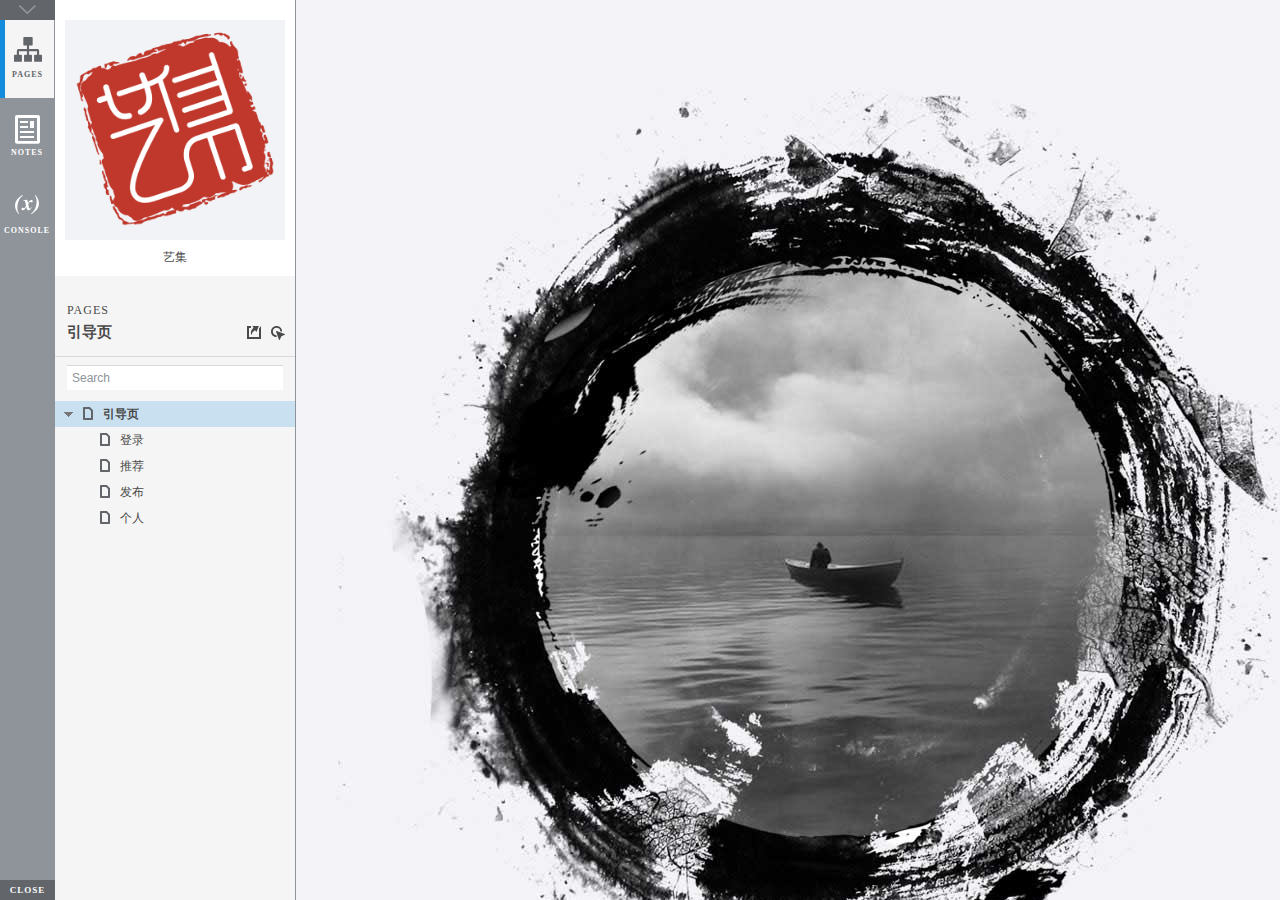
<file: 艺集/原型/index.html>
﻿<!DOCTYPE html>
<html xmlns="http://www.w3.org/1999/xhtml" xml:lang="en" lang="en">
<head>
    <title>Untitled Document</title>
    <meta http-equiv="X-UA-Compatible" content="IE=edge"/>
    <meta http-equiv="content-type" content="text/html; charset=utf-8" />
    <meta name="viewport" content="width=device-width, initial-scale=1.0" />
    <meta name="apple-mobile-web-app-capable" content="yes" />
    <link type="text/css" href="resources/css/reset.css" rel="Stylesheet" />
    <link type="text/css" href="resources/css/default.css" rel="Stylesheet" />
    <!--<link href='https://fonts.googleapis.com/css?family=Nunito:300' rel='stylesheet' type='text/css'>-->

    <script type="text/javascript">
        if (location.href.toString().indexOf('file://localhost/') == 0) {
            location.href = location.href.toString().replace('file://localhost/', 'file:///');
        }
    </script>

    <script type="text/javascript" src="resources/scripts/jquery-1.7.1.min.js"></script>
    <script type="text/javascript" src="resources/scripts/player/splitter.js"></script>
    <script type="text/javascript" src="resources/scripts/axutils.js"></script>
    <script type="text/javascript" src="resources/scripts/player/axplayer.js"></script>
    <script type="text/javascript" src="resources/scripts/messagecenter.js"></script>
    <script type="text/javascript" src="data/document.js"></script>
    <style type="text/css">

#outerContainer {
	width:1000px;
	height:1500px;
}

.vsplitbar {
    width: 3px;
    /*background: #B9B9B9;*/
    border-right: 1px solid #8f949a;
}

.vsplitbar:hover, .vsplitbar.active {
    background: #8f949a;
}

#rightPanel {
    background-color: White;
}

/*#leftPanel {
    min-width: 120px;
}*/

.splitterMask {
   position:absolute;
   top: 0;
   left: 0;
   width: 100%;
   height: 100%;
   overflow: hidden;
   background-image: url(resources/images/transparent.gif);
   z-index: 20000;
}

    </style>
    <script type="text/javascript" language="JavaScript"><!--
        var SITEMAP_COLLAPSE_VAR_NAME = 'c';
        var PLUGIN_VAR_NAME = 'g';
        var FOOTNOTES_VAR_NAME = 'fn';
        var ADAPTIVE_VIEW_VAR_NAME = 'view';
        var lastLeftPanelWidth = 295;
        var toolBarOnly = true;

        // isolate scope
        (function() {
            setUpController();
            
            var configuration = $axure.document.configuration;
            var _settings = {};
            _settings.projectId = configuration.prototypeId;
            _settings.isAxshare = configuration.isAxshare;
            _settings.loadFeedbackPlugin = configuration.loadFeedbackPlugin;
            var cHash = getHashStringVar(SITEMAP_COLLAPSE_VAR_NAME);
            _settings.startCollapsed = cHash == "1";
            if(cHash == "2") closePlayer();
            var gHash = getHashStringVar(PLUGIN_VAR_NAME);
            if(gHash == "") gHash = 1;
            _settings.startPluginGid = gHash;

            $axure.player.settings = _settings;

            $(window).bind('load', function() {
                if(CHROME_5_LOCAL && !$('body').attr('pluginDetected')) {
                    window.location = 'resources/chrome/chrome.html';
                }
            });

            $(document).ready(function() {
                $axure.page.bind('load.start', mainFrame_onload);
                $axure.messageCenter.addMessageListener(messageCenter_message);

                $(document).on('pluginShown', function (event, data) {
                    setVarInCurrentUrlHash('g', data ? data : '');
                });

                $(document).on('pluginCreated', function(event, data) {
                    if($axure.player.settings.startPluginGid == data) {
                        $axure.player.showPlugin(data);
                    }
                });

                if($axure.player.settings.loadFeedbackPlugin) {
                    if($axure.player.settings.isAxshare) {
                        $axure.utils.loadJS('/Scripts/plugins/feedback/feedback8.js');
                    } else {
                        $axure.utils.loadJS('http://share.axure.com/Scripts/plugins/feedback/feedback8.js');
                    }
                }

                if(navigator.userAgent.indexOf("MSIE") >= 0) $('#outerContainer').width('100%');
                initialize();
                if($axure.player.settings.startCollapsed) $('#outerContainer').splitter({ sizeLeft: 0 });
                else $('#outerContainer').splitter({ sizeLeft: lastLeftPanelWidth });
                $('#leftPanel').width(lastLeftPanelWidth);
                
                $(window).resize(function() { resizeContent(); });

                $('#maximizePanelContainer').hide();

                initializeLogo();

                $(window).resize();
                resizeContent();
                
                $axure.player.collapseToBar();

                if($axure.player.settings.startCollapsed) {
                    collapse();
                    $('#leftPanel').width(0);
                }

                if(MOBILE_DEVICE) {
                    $('#interfaceControlFrameMinimizeContainer').height('45px');
                    $('#interfaceControlFrameMinimizeContainer a').height('45px');
                    $('#interfaceControlFrameHeaderContainer').css('margin-top','45px');
                    $('#interfaceControlFrameCloseContainer a').css('padding','10px 0px');
                    $('#maximizePanelContainer').height('45px');//.css('top','inherit').css('bottom','0px');

                    $('body').removeClass('hashover');

                    if(IOS) {
                        $('#rightPanel').css('overflow', 'auto').css('-webkit-overflow-scrolling', 'touch').css('-ms-overflow-x', 'hidden');

                        window.addEventListener("orientationchange", function() {
                            var viewport = document.querySelector("meta[name=viewport]");
                            //so iOS doesn't zoom when switching back to portrait
                            viewport.setAttribute('content', 'width=device-width, initial-scale=1.0, maximum-scale=1.0');
                            viewport.setAttribute('content', 'width=device-width, initial-scale=1.0');
                            resizeContent();
                        }, false);

                        $axure.page.bind('load.start', function() {
                            resizeContent();
                        });
                    }
                }

            });

            function initialize() {
                var legacyQString = getQueryString("Page");
                if (legacyQString.length > 0) {
                    location.href = location.href.substring(0, location.href.indexOf("?")) + "#p=" + legacyQString;
                    return;
                }

                var mainFrame = document.getElementById("mainFrame");
                mainFrame.contentWindow.location.href = getInitialUrl();
            }

            function initializeLogo() {
                if($axure.document.configuration.logoImagePath) {
                    var image = new Image();
                    image.onload = function() {
                        $('#logoImage').css('max-width', this.width + 'px');
                        $axure.player.resizeContent();
                    };
                    image.src = $axure.document.configuration.logoImagePath;
                
                    $('#interfaceControlFrameLogoImageContainer').html('<img id="logoImage" src="" />');
                    $('#logoImage').attr('src', $axure.document.configuration.logoImagePath).load(function() { resizeContent(); });
                } else $('#interfaceControlFrameLogoImageContainer').hide();

                if ($axure.document.configuration.logoImageCaption) {
                    $('#interfaceControlFrameLogoCaptionContainer').html($axure.document.configuration.logoImageCaption);
                } else $('#interfaceControlFrameLogoCaptionContainer').hide();

                if(!$('#interfaceControlFrameLogoImageContainer').is(':visible') && !$('#interfaceControlFrameLogoCaptionContainer').is(':visible')) {
                    $('#interfaceControlFrameLogoContainer').hide();
                }
            }

            var resizeContent = $axure.player.resizeContent = function() {
                var newHeight = $(window).height();
                var newWidth = $(window).width();

                var controlContainerHeight = newHeight;// - 30;
                if($('#interfaceControlFrameLogoContainer').is(':visible')) controlContainerHeight -= $('#interfaceControlFrameLogoContainer').outerHeight();// + 16;

                $('#outerContainer').height(newHeight).width(newWidth);
                $('.vsplitbar').height(newHeight);
                $('#leftPanel').height(newHeight);
                $('#interfaceControlFrame').height(newHeight);
                $('#interfaceControlFrameContainer').height(newHeight);
                $('#interfaceControlFrameHostContainer').height(controlContainerHeight);

                $('#rightPanel').height(newHeight);
                $('#mainFrame').height(newHeight);

                if($('#leftPanel').is(':visible')) $('#rightPanel').width($(window).width() - $('#leftPanel').width() - 1);// $('.vsplitbar').width());
                else $('#rightPanel').width($(window).width());

                $(document).trigger('ContainerHeightChange',[controlContainerHeight]);

                if(MOBILE_DEVICE) {
                    if(!(getHashStringVar(ADAPTIVE_VIEW_VAR_NAME).length > 0)) $axure.messageCenter.postMessage('setAdaptiveViewForSize', {'width':newWidth, 'height':$('#rightPanel').height()});
                }
            }

            var collapseToBar = $axure.player.collapseToBar = function() {
                lastLeftPanelWidth = $('#leftPanel').width();
                $('#leftPanel').width('55px');
                $('.vsplitbar').hide();
                $('#rightPanel').width($(window).width() - $('#leftPanel').width());
                $(window).resize();
                $('#outerContainer').trigger('resize');
                toolBarOnly = true;
            }

            var expandFromBar = $axure.player.expandFromBar = function() {
                if($('.vsplitbar').is(':visible')) return;

                $('#leftPanel').width(lastLeftPanelWidth);
                $('.vsplitbar').show();
                $('#rightPanel').width($(window).width() - $('#leftPanel').width() - 1);// $('.vsplitbar').width());
                $(window).resize();
                $('#outerContainer').trigger('resize');
                toolBarOnly = false;
            }

        })();

        function messageCenter_message(message, data) {
            if(message == 'expandFrame') expand();
            else if(message == 'getCollapseFrameOnLoad' && $axure.player.settings.startCollapsed && !MOBILE_DEVICE) $axure.messageCenter.postMessage('collapseFrameOnLoad');
        }

        
        function getInitialUrl() {
            var pageName = getHashStringVar("p");
            if(pageName.length > 0) return pageName + ".html";
            else {
                var url = getFirstPageUrl($axure.document.sitemap.rootNodes);
                return (url ? url : "about:blank");
            }
        }

        function getFirstPageUrl(nodes) {
            for (var i = 0; i < nodes.length; i++) {
                var node = nodes[i];
                if (node.url) return node.url;
                else {
                    var hasChildren = (node.children && node.children.length > 0);
                    if (hasChildren) {
                        var url = getFirstPageUrl(node.children);
                        if (url) return url;
                    }
                }
            }
            return null;
        }

        function closePlayer() {
            if($axure.page.location) window.location.href = $axure.page.location;
            else {
                var pageFile = getInitialUrl();
                var currentLocation = window.location.toString();
                window.location.href = currentLocation.substr(0, currentLocation.lastIndexOf("/") + 1) + pageFile;
            }
        }

        function replaceHash(newHash) {
            var currentLocWithoutHash = window.location.toString().split('#')[0];

            //We use replace so that every hash change doesn't get appended to the history stack.
            //We use replaceState in browsers that support it, else replace the location
            if(typeof window.history.replaceState != 'undefined') {
                try {
                    //Chrome 45 (Version 45.0.2454.85 m) started throwing an error here when generated locally (this only happens with sitemap open) which broke all interactions.
                    //try catch breaks the url adjusting nicely when the sitemap is open, but all interactions and forward and back buttons work.
                    //Uncaught SecurityError: Failed to execute 'replaceState' on 'History': A history state object with URL 'file:///C:/Users/Ian/Documents/Axure/HTML/Untitled/start.html#p=home' cannot be created in a document with origin 'null'.
                    window.history.replaceState(null, null, currentLocWithoutHash + newHash);
                } catch(ex) {}
            } else {
                window.location.replace(currentLocWithoutHash + newHash);
            }
        }

        function collapse() {
            setVarInCurrentUrlHash('c', 1);
            if(!toolBarOnly) lastLeftPanelWidth = $('#leftPanel').width();

            $('#maximizePanelContainer').show();
            $('#leftPanel').hide();
            $('.vsplitbar').hide();
            $('#rightPanel').width($(window).width());
            $(window).resize();
            $('#outerContainer').trigger('resize');

            $(document).trigger('sidebarCollapse');

            if(MOBILE_DEVICE) {
                $('#maximizePanelContainer').animate({
                    top:$('#rightPanel').height() - $('#maximizePanelContainer').height()
                }, 300, 'swing', function() {
                    $('#maximizePanelContainer').css('top', 'inherit').css('bottom', '0px');
                });
            }
        }

        function expand() {
            if(MOBILE_DEVICE) {
                $('#maximizePanelContainer').css('top', '0px').css('bottom', 'inherit');
            }

            deleteVarFromCurrentUrlHash('c');
            $('#maximizePanelContainer').hide();
            $('#leftPanel').width(lastLeftPanelWidth);
            $('#leftPanel').show();
            if(!toolBarOnly) {
                $('.vsplitbar').show();
                $('#rightPanel').width($(window).width() - $('#leftPanel').width() - 1);
            } else {
                $axure.player.collapseToBar();
            }
            $(window).resize();
            $('#outerContainer').trigger('resize');

            $(document).trigger('sidebarExpanded');
        }


        function mainFrame_onload() {
            if($axure.page.pageName) document.title = $axure.page.pageName;
        }

        function getQueryString(query) {
            var qstring = self.location.href.split("?");
            if(qstring.length < 2) return "";
            return GetParameter(qstring, query);
        }
        
        function GetParameter(qstring, query) {
            var prms = qstring[1].split("&");
            var frmelements = new Array();
            var currprmeter, querystr = "";

            for(var i = 0; i < prms.length; i++) {
                currprmeter = prms[i].split("=");
                frmelements[i] = new Array();
                frmelements[i][0] = currprmeter[0];
                frmelements[i][1] = currprmeter[1];
            }

            for(j = 0; j < frmelements.length; j++) {
                if(frmelements[j][0].toLowerCase() == query.toLowerCase()) {
                    querystr = frmelements[j][1];
                    break;
                }
            }
            return querystr;
        }
        
        function getHashStringVar(query) {
            var qstring = self.location.href.split("#");
            if(qstring.length < 2) return "";
            return GetParameter(qstring, query);
        }

        function setHashStringVar(currentHash, varName, varVal) {
            var varWithEqual = varName + '=';
            var poundVarWithEqual = varVal === '' ? '' :  '#' + varName + '=' + varVal;
            var ampVarWithEqual = varVal === '' ? '' :  '&' + varName + '=' + varVal;
            var hashToSet = '';

            var pageIndex = currentHash.indexOf('#' + varWithEqual);
            if(pageIndex == -1) pageIndex = currentHash.indexOf('&' + varWithEqual);
            if(pageIndex != -1) {
                var newHash = currentHash.substring(0, pageIndex);

                newHash = newHash == '' ? poundVarWithEqual : newHash + ampVarWithEqual;

                var ampIndex = currentHash.indexOf('&', pageIndex + 1);
                if(ampIndex != -1) {
                    newHash = newHash == '' ? '#' + currentHash.substring(ampIndex + 1) : newHash + currentHash.substring(ampIndex);
                }
                hashToSet = newHash;
            } else if(currentHash.indexOf('#') != -1) {
                hashToSet = currentHash + ampVarWithEqual;
            } else {
                hashToSet = poundVarWithEqual;
            }

            if(hashToSet != '' || varVal == '') {
                return hashToSet;
            }

            return null;
        }

        function setVarInCurrentUrlHash(varName, varVal) {
            var newHash = setHashStringVar(window.location.hash, varName, varVal);

            if(newHash != null) {
                replaceHash(newHash);
            }
        }

        function deleteHashStringVar(currentHash, varName) {
            var varWithEqual = varName + '=';

            var pageIndex = currentHash.indexOf('#' + varWithEqual);
            if(pageIndex == -1) pageIndex = currentHash.indexOf('&' + varWithEqual);
            if(pageIndex != -1) {
                var newHash = currentHash.substring(0, pageIndex);

                var ampIndex = currentHash.indexOf('&', pageIndex + 1);

                //IF begin of string....if none blank, ELSE # instead of & and rest
                //IF in string....prefix + if none blank, ELSE &-rest
                if(newHash == '') { //beginning of string
                    newHash = ampIndex != -1 ? '#' + currentHash.substring(ampIndex + 1) : '';
                } else { //somewhere in the middle
                    newHash = newHash + (ampIndex != -1 ? currentHash.substring(ampIndex) : '');
                }

                return newHash;
            }

            return null;
        }

        function deleteVarFromCurrentUrlHash(varName) {
            var newHash = deleteHashStringVar(window.location.hash, varName);

            if(newHash != null) {
                replaceHash(newHash);
            }
        }
    --></script>

    <link type="text/css" rel="Stylesheet" href="plugins/sitemap/styles/sitemap.css" />
    <script type="text/javascript" src="plugins/sitemap/sitemap.js"></script>
    <link type="text/css" rel="Stylesheet" href="plugins/page_notes/styles/page_notes.css" />
    <script type="text/javascript" src="plugins/page_notes/page_notes.js"></script>
    <!--<link type="text/css" rel="Stylesheet" href="plugins/recordplay/styles/recordplay.css" />
    <script type="text/javascript" src="plugins/recordplay/recordplay.js"></script>-->
    <link type="text/css" rel="Stylesheet" href="plugins/debug/styles/debug.css" />
    <script type="text/javascript" src="plugins/debug/debug.js"></script>

</head>
<body scroll="no" class="hashover">
    <div id="outerContainer">

        <div id="leftPanel">
            <div id="interfaceControlFrame">
                <div id="interfaceControlFrameMinimizeContainer">
                    <a title="Collapse" id="interfaceControlFrameMinimizeButton" onclick="collapse();">&nbsp;</a>
                </div>
                <div id="interfaceControlFrameHeaderContainer">
                    <ul id="interfaceControlFrameHeader"></ul>
                </div>
                <div id="interfaceControlFrameContainer">
                    <div id="interfaceControlFrameLogoContainer">
                        <div id="interfaceControlFrameLogoImageContainer"></div>
                        <div id="interfaceControlFrameLogoCaptionContainer"></div>
                    </div>
                    <div id="interfaceControlFrameHostContainer">
                    </div>
                </div>
                <div id="interfaceControlFrameCloseContainer">
                    <a title="Close" id="interfaceControlFrameCloseButton" onclick="closePlayer();">CLOSE</a>
                </div>
            </div>
        </div>
        <div id="rightPanel">
            <iframe id="mainFrame" name="mainFrame" width="100%" height="100%" src="" frameborder="0" style="display: block;"></iframe>
        </div>

    </div>

    <div id="maximizePanelContainer">
        <iframe id="expandFrame" src="resources/expand.html" width="100%" height="100%" scrolling="no" allowtransparency="true" frameborder="0"></iframe>
    </div>

</body>
</html>
</file>
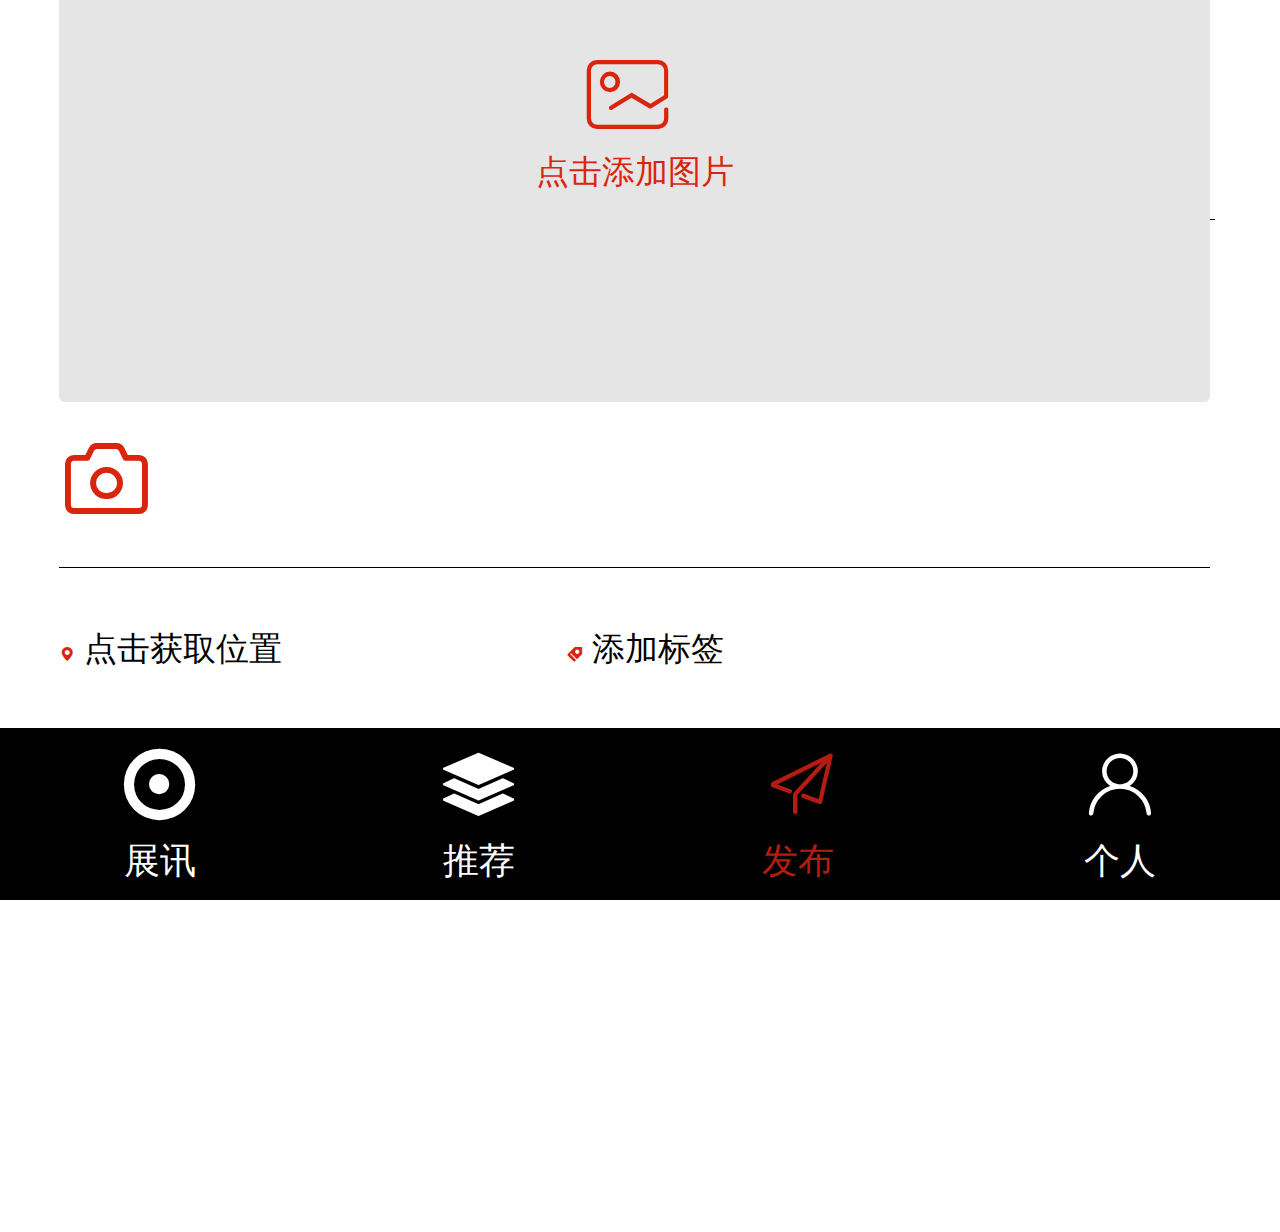
<file: yj/fabu.html>
<!DOCTYPE html>
<html lang="en">
<head>
  <meta charset="UTF-8">
  <meta name="viewport" content="width=device-width, initial-scale=1.0">
  <meta http-equiv="X-UA-Compatible" content="ie=edge">
  <link rel="stylesheet" href="./css/reset.css">
  <link rel="stylesheet" href="css/swiper.min.css" />
  <link rel="stylesheet" href="./css/iconfont-index.css">
  <link rel="stylesheet" href="./css/iconfont-index2.css">
  <link rel="stylesheet" href="./css/iconfont-index3.css">
  <link rel="stylesheet" href="./css/iconfont-fabu.css">
  <link rel="stylesheet" href="./css/fabu.css">
  <script>
      document.documentElement.style.fontSize = document.documentElement.clientWidth / 10.8 + 'px';
  </script>
  <title>fabu</title>
</head>
<body>
  <div class="wrap">
      <header>
        上传照片
        <i class="iconfont icon-zhifeiji"></i>
      </header>
      <textarea placeholder="说点什么..."></textarea>
      <div class="pic">
        <i class="iconfont icon-tupian"></i>
        <span>点击添加图片</span>    
      </div>
      <i class="iconfont icon-xiangji"></i>
      <div class="two">
        <div class="zuobian">
          <i class="iconfont icon-zuobiaofill"></i>
          <span>点击获取位置</span>
        </div>
        <div class="biaoqian">
            <i class="iconfont icon-tianchongxing-"></i>
            <span>添加标签</span>
        </div>
      </div>
      <footer>
          <a href="./index.html"><i class="iconfont icon-center"></i>展讯</a>
          <a href="./tuijian.html"><i class="iconfont icon-diejia"></i>推荐</a>
          <a href="./fabu.html"><i class="iconfont icon-zhifeiji"></i>发布</a>
          <a href="./geren.html"><i class="iconfont icon-geren11"></i>个人</a>
      </footer>
  </div>
  <script src="./js/zepto.min.js"></script>
  <script src="./js/touch.js"></script>
  <script src="./js/fx.js"></script>
  <script src="./js/swiper.min.js"></script>
  <script>
    // $('textarea').focus(function(){
    //   $('.wrap .pic').css('display','none')
    // })
  </script>
</body>
</html>
</file>
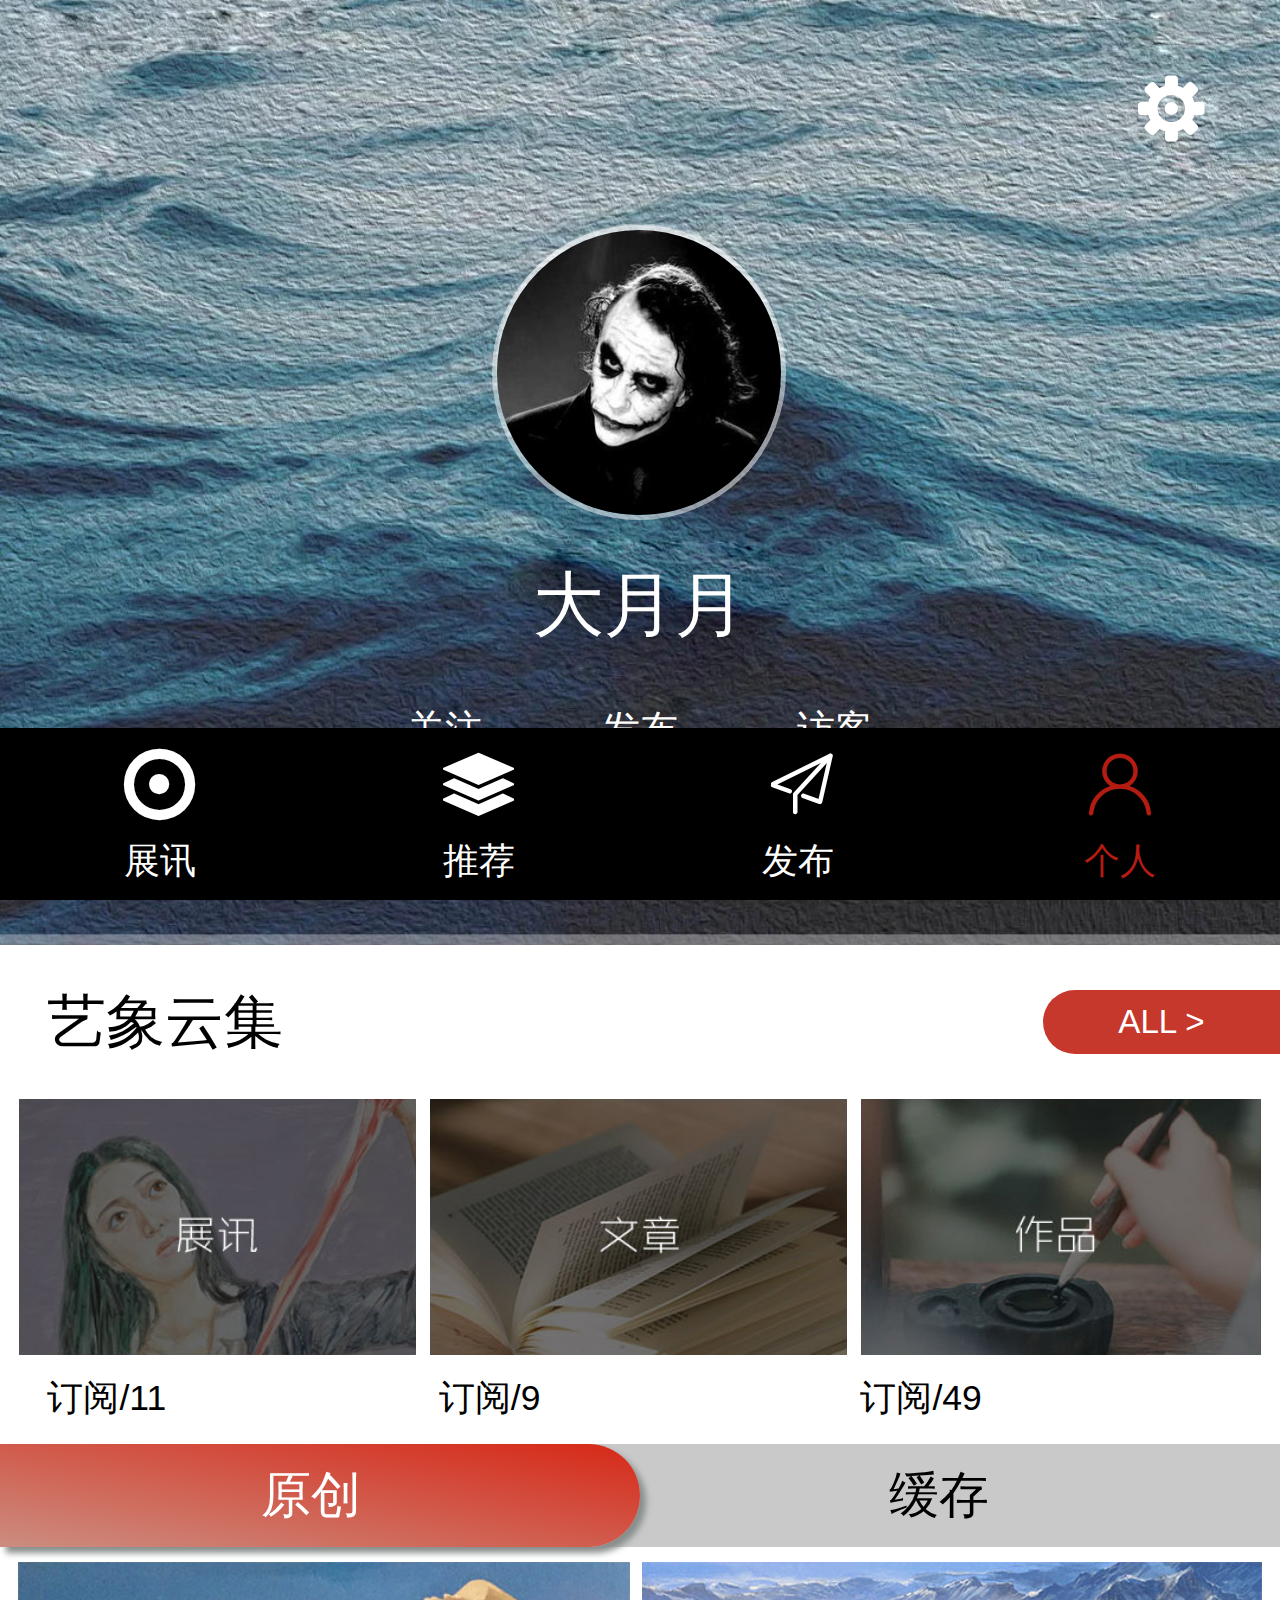
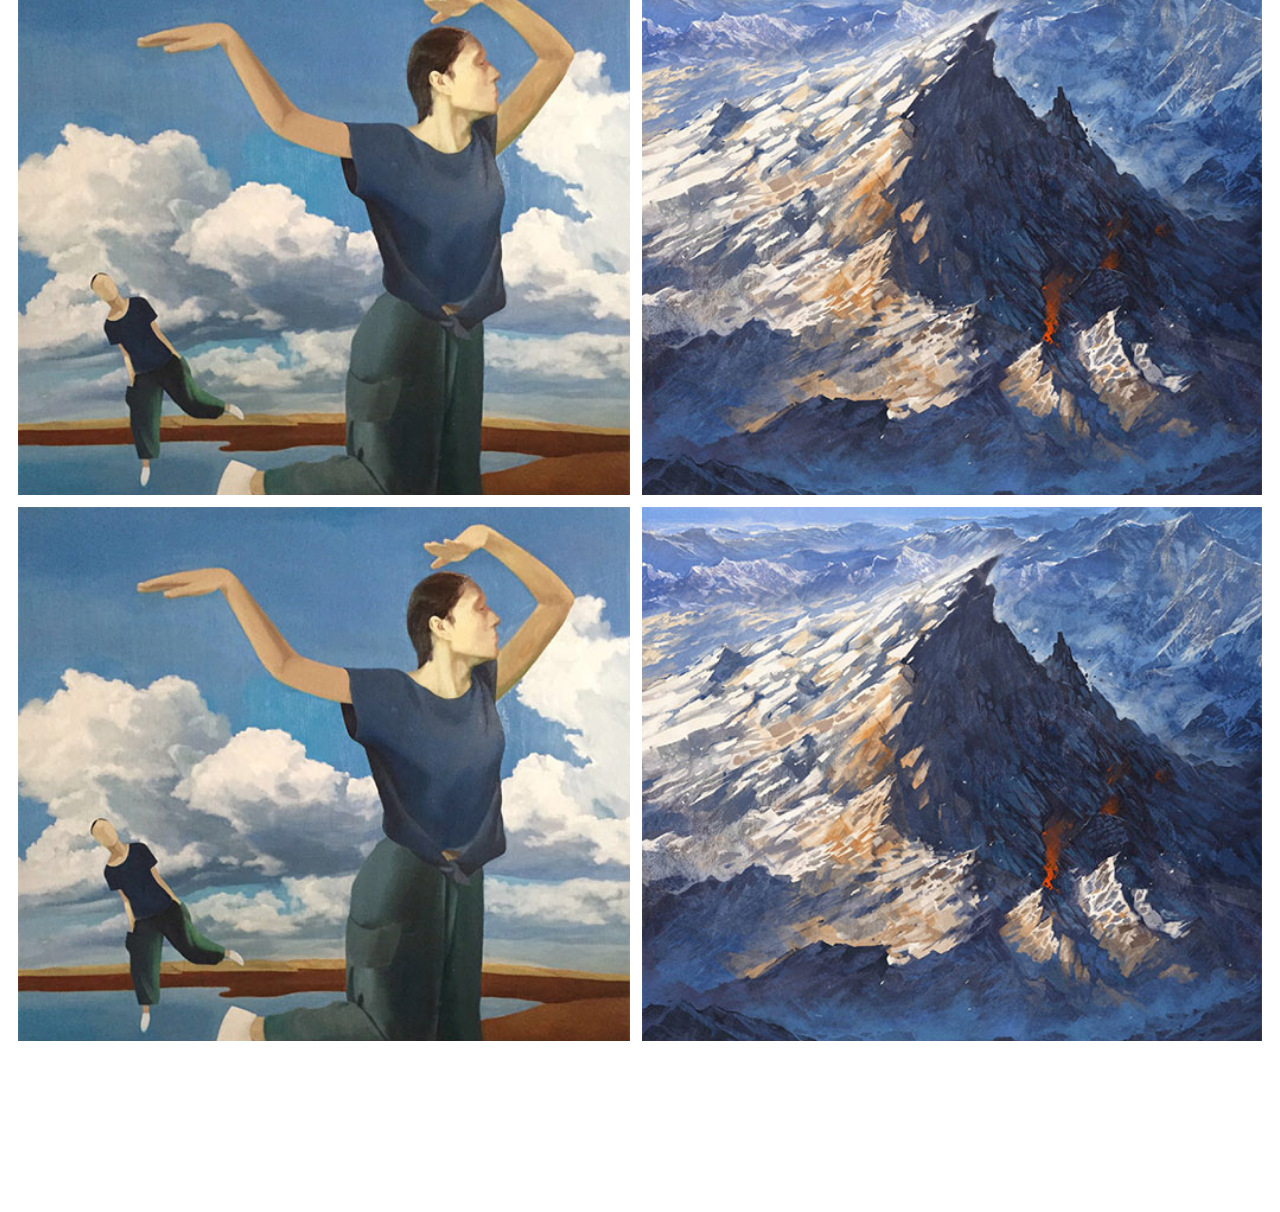
<file: yj/geren.html>
<!DOCTYPE html>
<html lang="en">
<head>
  <meta charset="UTF-8">
  <meta name="viewport" content="width=device-width, initial-scale=1.0">
  <meta http-equiv="X-UA-Compatible" content="ie=edge">
  <link rel="stylesheet" href="./css/reset.css">
  <link rel="stylesheet" href="css/swiper.min.css" />
  <link rel="stylesheet" href="./css/iconfont-index.css">
  <link rel="stylesheet" href="./css/iconfont-index2.css">
  <link rel="stylesheet" href="./css/iconfont-index3.css">
  <link rel="stylesheet" href="./css/iconfont-fabu.css">
  <link rel="stylesheet" href="./css/iconfont-geren.css">
  <link rel="stylesheet" href="./css/geren.css">
  <script>
      document.documentElement.style.fontSize = document.documentElement.clientWidth / 10.8 + 'px';
  </script>
  <title>geren</title>
</head>
<body>
 <div class="all">
      <div class="wrap">
        <img src="./images/touxiang.jpg" alt="">
        <img src="./images/joker.jpg" alt="">
        <span>大月月</span>
        <div class="list">
          <span>关注</span>
          <span>发布</span>
          <span>访客</span>
        </div>
        <div class="list">
          <span>11</span>
          <span>9</span>
          <span>49</span>
        </div>
        <div class="title">
          <span>艺象云集</span>
          <div class="left">ALL ></div>
        </div>
        <div class="pic">
          <img src="./images/41.jpg" alt="">
          <img src="./images/42.jpg" alt="">
          <img src="./images/43.jpg" alt="">
        </div>
        <div class="dingyue">
          <span>订阅/11</span>
          <span>订阅/9</span>
          <span>订阅/49</span>
        </div>
        <a href="javascript:;">缓存</a>
        <a href="javascript:;">原创</a>
        <div class="two">
            <img src="./images/left1.jpg" alt="">
            <img src="./images/left2.jpg" alt="">
        </div>
        <div class="two two1">
            <img src="./images/left1.jpg" alt="">
            <img src="./images/left2.jpg" alt="">
        </div>
        <i class="iconfont icon-shezhi"></i>
        <footer>
            <a href="./index.html"><i class="iconfont icon-center"></i>展讯</a>
            <a href="./tuijian.html"><i class="iconfont icon-diejia"></i>推荐</a>
            <a href="./fabu.html"><i class="iconfont icon-zhifeiji"></i>发布</a>
            <a href="./geren.html"><i class="iconfont icon-geren11"></i>个人</a>
        </footer>
      </div>
      <!-- 设置页 -->
      <div class="search">
          <header>
              <img src="./images/logo.jpg" alt="">
              <i class="iconfont icon-zuojiantou"></i>
          </header>
          <div class="mid">
            <div class="list">
              <p>自动离线缓存</p>
              <div class="open">
                <span>开</span>
                <span>/</span>
                <span>关</span>
              </div>
            </div>
            <div class="list">
                <p>Wi-Fi状态下自动缓存高清作品</p>
                <i class="iconfont icon-youjiantou"></i>
              </div>
              <div class="list">
                  <p>使用流量状态下提醒</p>
                  <div class="open">
                    <span>开</span>
                    <span>/</span>
                    <span>关</span>
                  </div>
                </div>
          </div>
          <div class="bottom">
              <div class="list">
                  <p>消息推送</p>
              </div>
              <div class="list">
                  <p>意见反馈</p>
                </div>
              <div class="list">
                  <p>当前版本</p>
              </div>
              <div class="list">
                  <p>关于艺集</p>
              </div>
          </div>
          <div class="back">
            退出登录
          </div>
          <div class="banben">
            <span>当前版本 1.0.42</span>
          </div>
      </div>
      <!-- 设置页 -->
      <!-- 头像页 -->
      <div class="touxiang">
          <header>
              <img src="./images/logo.jpg" alt="">
              <i class="iconfont icon-zuojiantou"></i>
          </header>
          <div class="mid">
              <div class="list">
                <p>头像</p>
                <img src="./images/joker.jpg" alt="">
                <i class="iconfont icon-youjiantou"></i>
              </div>
              <div class="list">
                <p>背景</p>
                <span>更换</span>
                <i class="iconfont icon-youjiantou"></i>
              </div>
              <div class="list">
                <p>名字</p>
                <span>大月月</span>
                <i class="iconfont icon-youjiantou"></i>
              </div>
          </div>
          <div class="bottom">
              <div class="list">
                  <p>我的二维码</p>
                  <img src="./images/2weima.jpg" alt="">
                  <i class="iconfont icon-youjiantou"></i>
              </div>
              <div class="list">
                  <p>我的地址</p>
                  <span>北京市 海淀区</span>
                  <i class="iconfont icon-youjiantou"></i>
                </div>
              <div class="list">
                  <p>隐私</p>
                  <i class="iconfont icon-yduigantanhaoshixin
                  右箭头
                  .ico"></i>
                  <i class="iconfont icon-youjiantou"></i>
              </div>
          </div>
          <div class="huise">
            为保护用户隐私，请您尽量选择默认隐私设置。
          </div>
      </div>
      <!-- 头像页 -->
      <!-- 换头像 -->
      <div class="change">
        <div class="up">
          <span>进入相册选择</span>
          <span>拍一张</span>
        </div>
        <div class="bottom">
          <span>取消</span>
        </div>
      </div>
      <!-- 绘画页开始 -->
      <div class="huahua">
        <img src="./images/title.jpg" alt="">
        <div class="two">
          <img src="./images/fdjj.jpg" alt="">
          <img src="./images/xxx.jpg" alt="">
        </div>
        <div class="box box1">
          <img src="./images/biannianshi.jpg" alt="">
          <div class="left">剩余10天</div>
          <div class="list">
            <div class="item">
              <i class="iconfont icon-fenxiang"></i>
            </div>
            <div class="item">
              <i class="iconfont icon-xinheart118"></i>
              <span>158</span>
            </div>
            <div class="item">
              <i class="iconfont icon-yanjing"></i>
              <span>394</span>
            </div>
            <div class="item">
              <i class="iconfont icon-xinxi"></i>
              <span>9</span>
            </div>
          </div>
        </div>
        <div class="box box2">
          <img src="./images/b2.jpg" alt="">
          <div class="left">剩余10天</div>
          <div class="list">
            <div class="item">
              <i class="iconfont icon-fenxiang"></i>
            </div>
            <div class="item">
              <i class="iconfont icon-xinheart118"></i>
              <span>158</span>
            </div>
            <div class="item">
              <i class="iconfont icon-yanjing"></i>
              <span>394</span>
            </div>
            <div class="item">
              <i class="iconfont icon-xinxi"></i>
              <span>9</span>
            </div>
          </div>
        </div>
        <div class="box box3">
          <img src="./images/b3.jpg" alt="">
          <div class="left">已结束</div>
          <div class="list">
              <div class="item">
                <i class="iconfont icon-fenxiang"></i>
              </div>
              <div class="item">
                <i class="iconfont icon-xinheart118"></i>
                <span>158</span>
              </div>
              <div class="item">
                <i class="iconfont icon-yanjing"></i>
                <span>394</span>
              </div>
              <div class="item">
                <i class="iconfont icon-xinxi"></i>
                <span>9</span>
              </div>
            </div>
        </div>
        <div class="box box4">
          <img src="./images/b4.jpg" alt="">
          <div class="left">剩余10天</div>
          <div class="list">
              <div class="item">
                <i class="iconfont icon-fenxiang"></i>
              </div>
              <div class="item">
                <i class="iconfont icon-xinheart118"></i>
                <span>158</span>
              </div>
              <div class="item">
                <i class="iconfont icon-yanjing"></i>
                <span>394</span>
              </div>
              <div class="item">
                <i class="iconfont icon-xinxi"></i>
                <span>9</span>
              </div>
            </div>
        </div>
      </div>
      <div class="black"></div>
 </div>
 <script src="./js/zepto.min.js"></script>
 <script src="./js/touch.js"></script>
 <script src="./js/fx.js"></script>
 <script src="./js/swiper.min.js"></script>
 <script>
    // 召唤搜索页
    $('.wrap > .icon-shezhi').tap(function(){
      $('.search').css('left','0rem')
      $('.all').css('height','100%')
    })
    // 隐藏搜索页
    $('.search header .icon-zuojiantou').tap(function(){
      $('.search').css('left','10.8rem')
      $('.all').css('height','auto')
    })
    // 召唤头像页
    $('.wrap > img:nth-child(2)').tap(function(){
      console.log('hahaha')
      $('.touxiang').css('left','0rem')
      $('.all').css('height','100%')
    })
    // 隐藏头像页
    $('.touxiang header .icon-zuojiantou').tap(function(){
      $('.touxiang').css('left','10.8rem')
      $('.all').css('height','auto')
    })
    // 换头像
    $('.touxiang .mid .list:first-child').tap(function(){
      $('.change').css('top','78%')
      $('.black').css('display','block')
    })
    // 隐藏头像
    $('.black').tap(function(){
      $('.change').css('top','100%')
      $('.black').css('display','none')
    })
    // 召唤绘画页面
    $('.wrap .pic img:nth-child(1)').tap(function(){
      $('.huahua').css('left','0rem')
      var newHeight = $('.huahua').height()
      $('.all').height(newHeight)
    })
    // 隐藏绘画页
    $('.huahua .two img:last-child').tap(function(){
      $('.huahua').css('left','10.8rem')
      $('.all').height('auto')
    })
 </script>
</body>
</html>
</file>
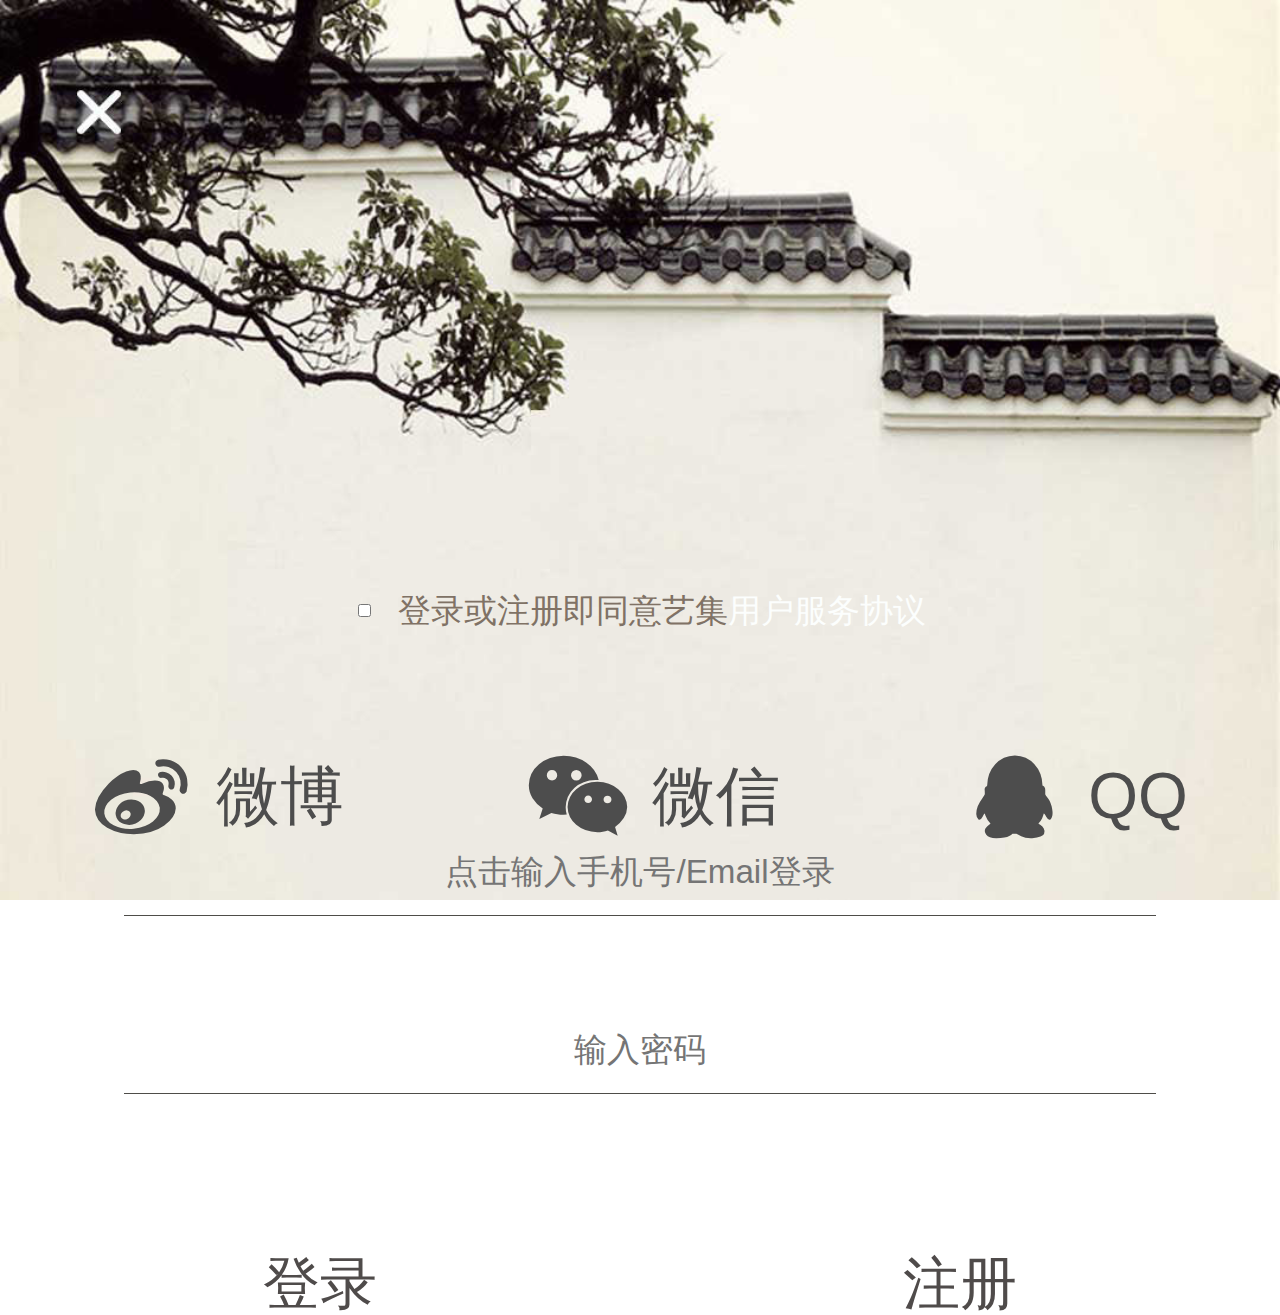
<file: yj/login.html>
<!DOCTYPE html>
<html lang="en">
<head>
  <meta charset="UTF-8">
  <meta name="viewport" content="width=device-width, initial-scale=1.0">
  <meta http-equiv="X-UA-Compatible" content="ie=edge">
  <link rel="stylesheet" href="./css/reset.css">
  <link rel="stylesheet" href="css/swiper.min.css" />
  <link rel="stylesheet" href="./css/iconfont.css">
  <link rel="stylesheet" href="./css/login.css">
  <script>
      document.documentElement.style.fontSize = document.documentElement.clientWidth / 10.8 + 'px';
  </script>
  <title>login</title>
</head>
<body>
  <div class="wrap">
    <a href="./guide.html"></a>
    <input type="text" placeholder="点击输入手机号/Email登录" id="phone">
    <input type="password" placeholder="输入密码">
    <div class="login">
      <a href="./index.html">登录</a>
      <a href="#">注册</a>
    </div>
    <div class="agree">
      <input type="checkbox">
      <p>登录或注册即同意艺集<span>用户服务协议</span></p>
    </div>
    <div class="share">
      <a href="#">
        <i class="iconfont icon-weibo"></i>
        微博
      </a>
      <a href="#">
        <i class="iconfont icon-weixin"></i>
        微信
      </a>
      <a href="#">
        <i class="iconfont icon-qq"></i>
        QQ
      </a>    
    </div>
  </div>
  <script src="./js/zepto.min.js"></script>
  <script src="./js/touch.js"></script>
  <script src="./js/swiper.min.js"></script>
  <script>
    // 以下是手机号的设计
    var phoneNum = /^1[0-9]{10}$/
    var phoneRe = /^(130|131|132|133|134|135|136|137|138|139|150|151|152|153|154|155|157|158|159|166|171|173|175|176|177|178|180|181|182|183|184|185|186|187|188|189|198|199)/
    $('#phone').blur(function(){
      var account = $(this).val()
      var num = account.length
      var result = phoneNum.test(account)
      var result2 = phoneRe.test(account)
      if (result === false) {
        $(this).val('手机号输入有误，请重新输入').css('color','red')
        $('#phone').focus(function(){
          $(this).val('').css('color','#000')
        })
      }else{
        if (result2) {
          $('#phone').focus(function(){
            $(this).val(account).css('color','#000')
          })
        }else{
          $(this).val('手机号输入有误，请重新输入').css('color','red')
          $('#phone').focus(function(){
            $(this).val('').css('color','#000')
          })
        }
      }
    })
  </script>
</body>
</html>
</file>
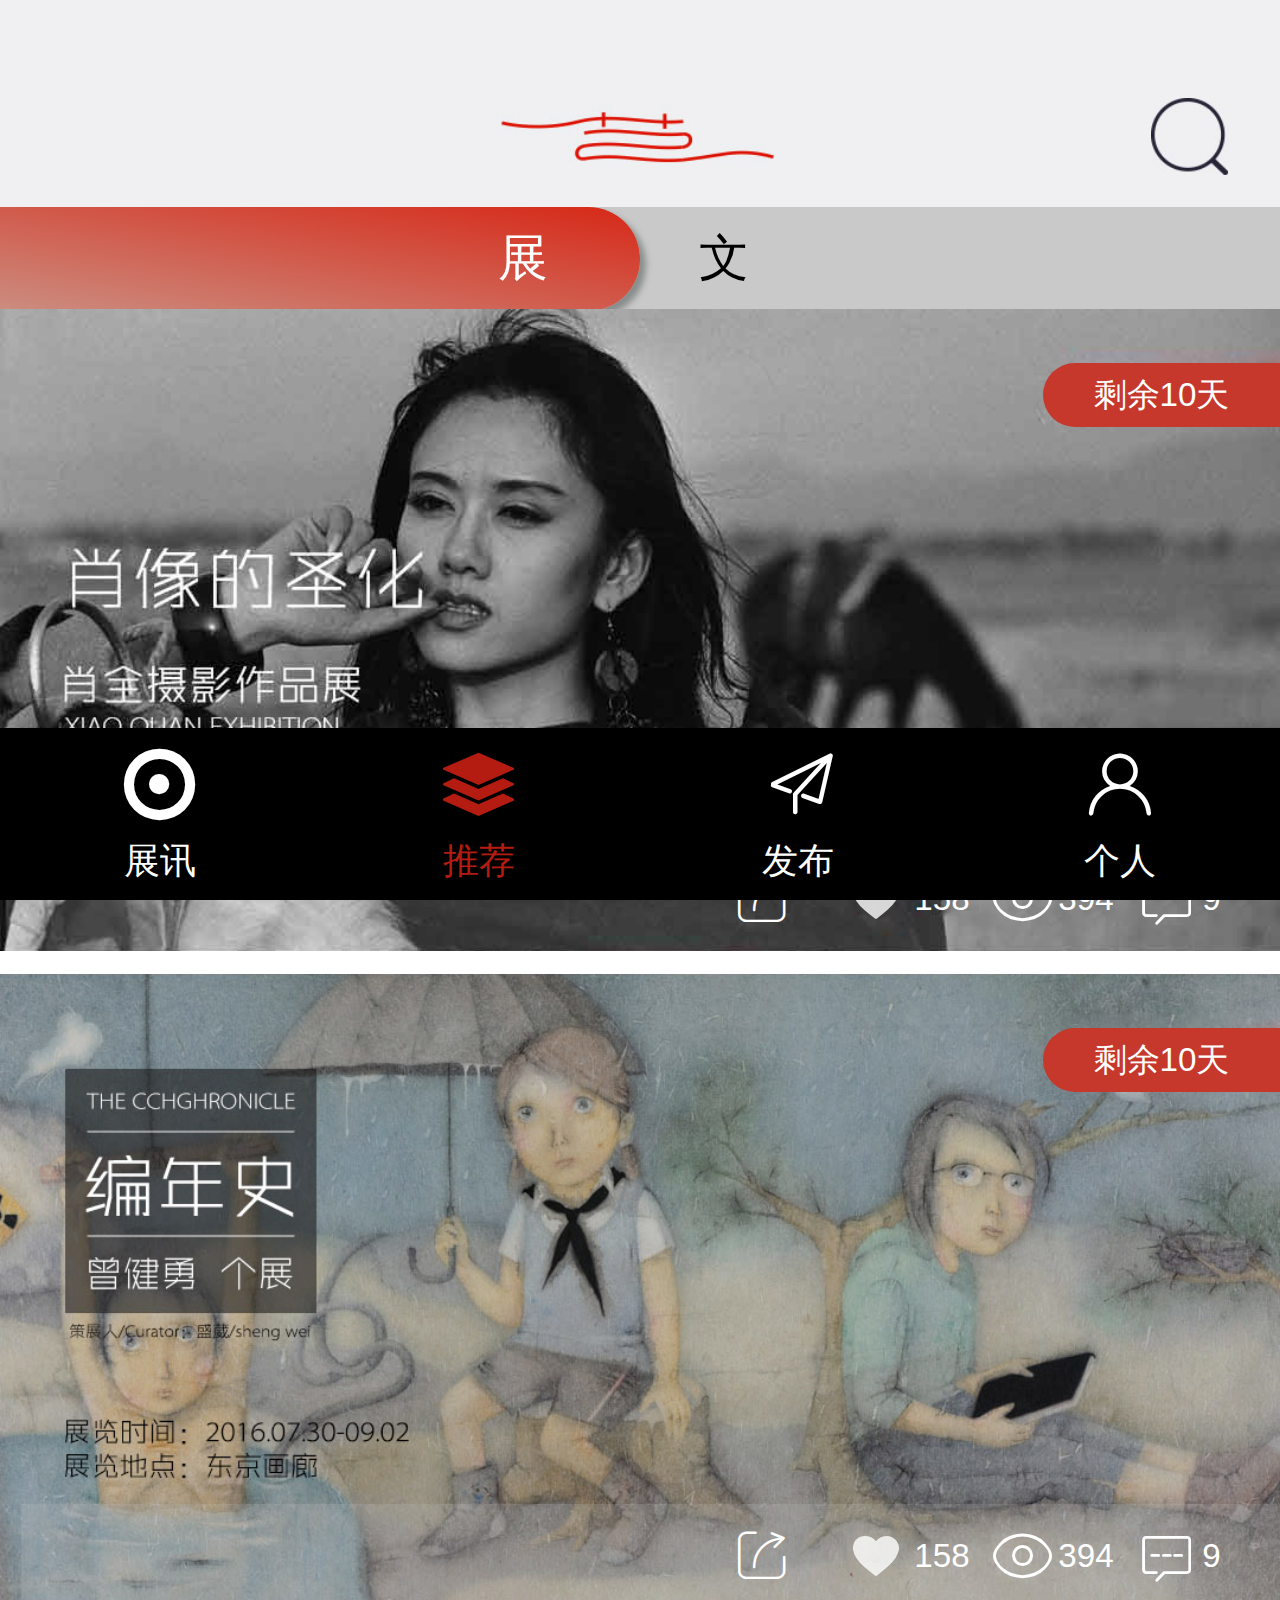
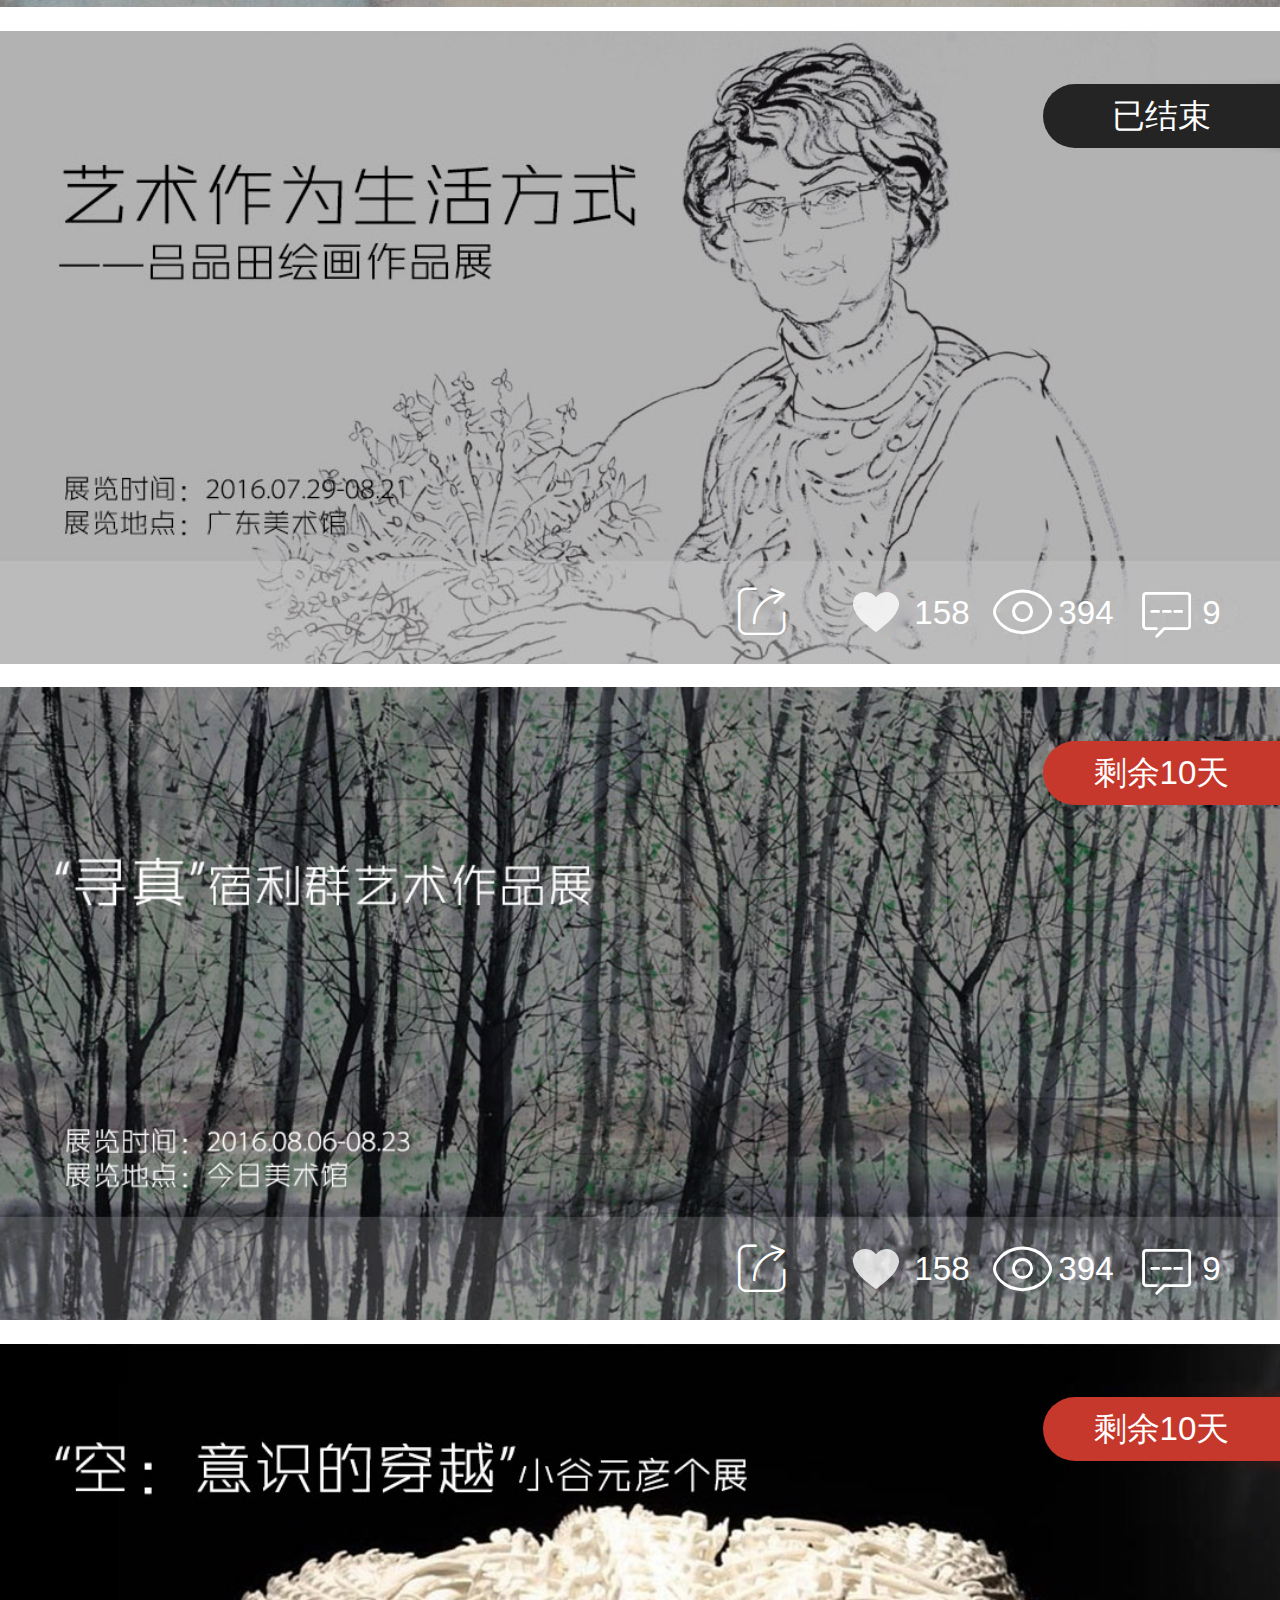
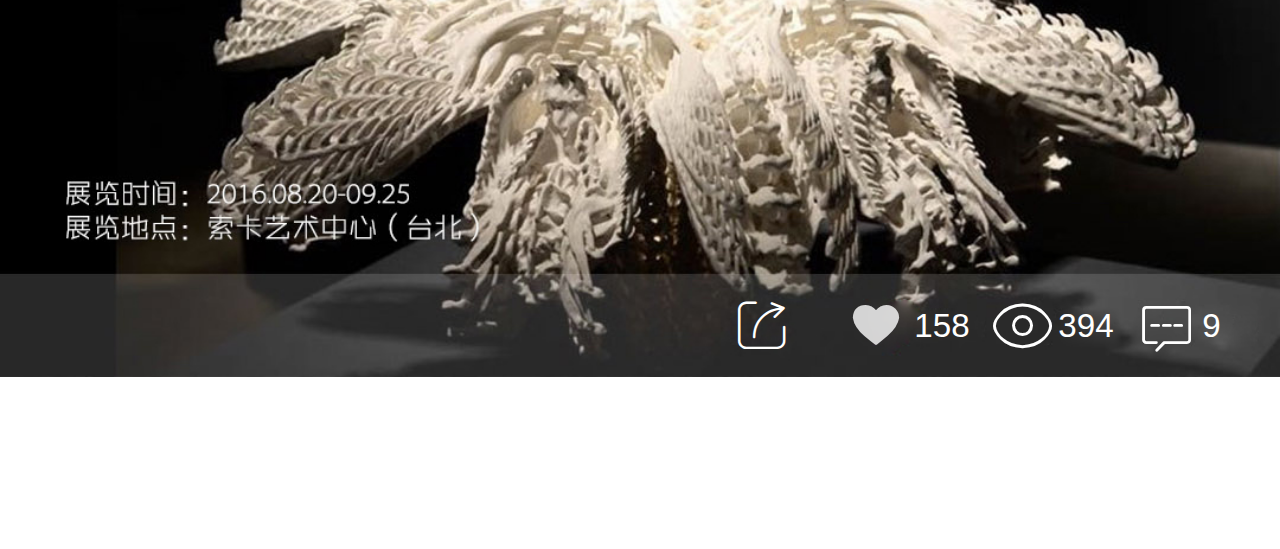
<file: yj/tuijian.html>
<!DOCTYPE html>
<html lang="en">
<head>
  <meta charset="UTF-8">
  <meta name="viewport" content="width=device-width, initial-scale=1.0">
  <meta http-equiv="X-UA-Compatible" content="ie=edge">
  <link rel="stylesheet" href="./css/reset.css">
  <link rel="stylesheet" href="css/swiper.min.css" />
  <link rel="stylesheet" href="./css/iconfont-index.css">
  <link rel="stylesheet" href="./css/iconfont-index2.css">
  <link rel="stylesheet" href="./css/iconfont-index3.css">
  <link rel="stylesheet" href="./css/tuijian.css">
  <script>
      document.documentElement.style.fontSize = document.documentElement.clientWidth / 10.8 + 'px';
  </script>
  <title>tuijian</title>
</head>
<body>
  <div class="all">
    <div class="wrap">
      <header>
          <img src="./images/logo.jpg" alt="">
          <img src="./images/fdj.jpg" alt="">
      </header>
      <div class="main main-left">
          <a href="javascript:;">文</a>
          <a href="javascript:;">展</a>
  
          <div class="box box1">
            <img src="./images/u184_02.jpg" alt="">
            <div class="left">剩余10天</div>
            <div class="list">
              <div class="item">
                <i class="iconfont icon-fenxiang"></i>
              </div>
              <div class="item">
                <i class="iconfont icon-xinheart118"></i>
                <span>158</span>
              </div>
              <div class="item">
                <i class="iconfont icon-yanjing"></i>
                <span>394</span>
              </div>
              <div class="item">
                <i class="iconfont icon-xinxi"></i>
                <span>9</span>
              </div>
            </div>
          </div>
          <div class="box box2">
            <img src="./images/biannianshi.jpg" alt="">
            <div class="left">剩余10天</div>
            <div class="list">
              <div class="item">
                <i class="iconfont icon-fenxiang"></i>
              </div>
              <div class="item">
                <i class="iconfont icon-xinheart118"></i>
                <span>158</span>
              </div>
              <div class="item">
                <i class="iconfont icon-yanjing"></i>
                <span>394</span>
              </div>
              <div class="item">
                <i class="iconfont icon-xinxi"></i>
                <span>9</span>
              </div>
            </div>
          </div>
          <div class="box box3">
            <img src="./images/A3_02.jpg" alt="">
            <div class="left">已结束</div>
            <div class="list">
                <div class="item">
                  <i class="iconfont icon-fenxiang"></i>
                </div>
                <div class="item">
                  <i class="iconfont icon-xinheart118"></i>
                  <span>158</span>
                </div>
                <div class="item">
                  <i class="iconfont icon-yanjing"></i>
                  <span>394</span>
                </div>
                <div class="item">
                  <i class="iconfont icon-xinxi"></i>
                  <span>9</span>
                </div>
              </div>
          </div>
          <div class="box box4">
            <img src="./images/A4_02.jpg" alt="">
            <div class="left">剩余10天</div>
            <div class="list">
                <div class="item">
                  <i class="iconfont icon-fenxiang"></i>
                </div>
                <div class="item">
                  <i class="iconfont icon-xinheart118"></i>
                  <span>158</span>
                </div>
                <div class="item">
                  <i class="iconfont icon-yanjing"></i>
                  <span>394</span>
                </div>
                <div class="item">
                  <i class="iconfont icon-xinxi"></i>
                  <span>9</span>
                </div>
              </div>
          </div>
          <div class="box box5">
            <img src="./images/A5_02.jpg" alt="">
            <div class="left">剩余10天</div>
            <div class="list">
                <div class="item">
                  <i class="iconfont icon-fenxiang"></i>
                </div>
                <div class="item">
                  <i class="iconfont icon-xinheart118"></i>
                  <span>158</span>
                </div>
                <div class="item">
                  <i class="iconfont icon-yanjing"></i>
                  <span>394</span>
                </div>
                <div class="item">
                  <i class="iconfont icon-xinxi"></i>
                  <span>9</span>
                </div>
              </div>
          </div>
      </div>
      <div class="main main-right">
          <a href="javascript:;">展</a>
          <a href="javascript:;">文</a>
  
          <div class="box box1">
            <img src="./images/wen1.jpg" alt="">
            <div class="list">
              <div class="item">
                <i class="iconfont icon-fenxiang"></i>
              </div>
              <div class="item">
                <i class="iconfont icon-xinheart118"></i>
                <span>158</span>
              </div>
              <div class="item">
                <i class="iconfont icon-yanjing"></i>
                <span>394</span>
              </div>
              <div class="item">
                <i class="iconfont icon-xinxi"></i>
                <span>9</span>
              </div>
            </div>
          </div>
          <div class="box box2">
            <img src="./images/wen2.jpg" alt="">
            <div class="list">
              <div class="item">
                <i class="iconfont icon-fenxiang"></i>
              </div>
              <div class="item">
                <i class="iconfont icon-xinheart118"></i>
                <span>158</span>
              </div>
              <div class="item">
                <i class="iconfont icon-yanjing"></i>
                <span>394</span>
              </div>
              <div class="item">
                <i class="iconfont icon-xinxi"></i>
                <span>9</span>
              </div>
            </div>
          </div>
          <div class="box box3">
            <img src="./images/wen3.jpg" alt="">
            <div class="list">
                <div class="item">
                  <i class="iconfont icon-fenxiang"></i>
                </div>
                <div class="item">
                  <i class="iconfont icon-xinheart118"></i>
                  <span>158</span>
                </div>
                <div class="item">
                  <i class="iconfont icon-yanjing"></i>
                  <span>394</span>
                </div>
                <div class="item">
                  <i class="iconfont icon-xinxi"></i>
                  <span>9</span>
                </div>
              </div>
          </div>
          <div class="box box5">
            <img src="./images/wen5.jpg" alt="">
            <div class="list">
                <div class="item">
                  <i class="iconfont icon-fenxiang"></i>
                </div>
                <div class="item">
                  <i class="iconfont icon-xinheart118"></i>
                  <span>158</span>
                </div>
                <div class="item">
                  <i class="iconfont icon-yanjing"></i>
                  <span>394</span>
                </div>
                <div class="item">
                  <i class="iconfont icon-xinxi"></i>
                  <span>9</span>
                </div>
              </div>
          </div>
        </div>
      <footer>
          <a href="./index.html"><i class="iconfont icon-center"></i>展讯</a>
          <a href="./tuijian.html"><i class="iconfont icon-diejia"></i>推荐</a>
          <a href="./fabu.html"><i class="iconfont icon-zhifeiji"></i>发布</a>
          <a href="./geren.html"><i class="iconfont icon-geren11"></i>个人</a>
      </footer>
    </div>
    <!-- 搜索页 -->
    <div class="search">
            <div class="two">
              <img src="./images/search.jpg" alt="">
              <img src="./images/del.jpg" alt="">
            </div>
            <input type="text" placeholder="search">
            <h2>- 热门关键词 -</h2>
            <div class="box box1">
                <i class="iconfont icon-zuobiaofill"></i>
                <span>北京</span>
                <span>沈阳</span>
                <span>上海</span>
            </div>
            <div class="box">
                <span>798</span>
                <span>北京空间画廊</span>
                <span>尤伦斯当代艺术中心</span>
            </div>
            <div class="box">
                <span>今日美术馆</span>
                <span>时代美术馆</span>
                <span>宋庄</span>
            </div>
            <div class="box box1">
                <i class="iconfont icon-iconzhucetouxiang"></i>
                <span>曾梵志</span>
                <span>向京</span>
                <span>安东尼·葛姆雷</span>
            </div>
            <div class="box">
                <span>小谷元彦</span>
                <span>肖全</span>
            </div>
            <div class="box box1">
                <i class="iconfont icon-tiaoseban"></i>
                <span>对话:列奥纳多·达·芬奇</span>
            </div>
            <div class="box">
                <span>梵高和高更:理想和现实</span>
            </div>
            <div class="box">
                <span>2016北京媒体艺术双年展</span>
            </div>
    </div>
    <div class="xiaoxiang">
        <img src="./images/u194_01.jpg" alt="">
        <div class="words">
          <div class="left">展览内容</div>
          <p>
            本次展览将从人像摄影家肖全为杨丽萍拍摄的众多摄影中挑选出一组精品向观众展示。
          </p>
          <p>
            一个是舞之精灵，美的化身;一个被誉为中国最好的人像摄影家。两人的心灵碰撞，会擦出什么样的艺术火花?摄影师镜头下真实的杨丽萍是什么样的?25日开始的”心动”展，无疑极大地撩起了人们的好奇心。
          </p>
        </div>
        <div class="intro">
          <img src="./images/u194_03.jpg" alt="">
          <div class="left">作者介绍</div>
          <p>肖全，男，1959年生于四川成都，曾任深圳《街道》杂志摄影记者，被称为“中国最好的人像摄影师”。1980年代中期开始“我们这一代”拍摄1991年出版《天堂之鸟》三毛摄影专集，1992年在瑞士举办个展，1993年 在法国参加摄影联展，1997年出版《我们这一代》。2000年出版《我镜头下的美丽女人》。</p>
        </div>
        <div class="show">
          <img src="./images/111_05.jpg" alt="">
          <img src="./images/222.jpg" alt="">
          <img src="./images/333.jpg" alt="">
          <div class="left">作品展示</div>
        </div>
        <div class="comment">
          <div class="left">展览评论</div>
          <div class="item">
            <img src="./images/joker.jpg" alt="">
            <div class="three">
              <h2>大月</h2>
              <span>2016.08.21</span>
              <p>挺好的，特别喜欢这种风格</p>
            </div>
          </div>
          <div class="item">
            <img src="./images/joker.jpg" alt="">
            <div class="three">
              <h2>大月</h2>
              <span>2016.08.21</span>
              <p>杨丽萍，很美！</p>
            </div>
          </div>
          <div class="item">
            <img src="./images/joker.jpg" alt="">
            <div class="three">
              <h2>大月</h2>
              <span>2016.08.21</span>
              <p>太优秀了！</p>
            </div>
          </div>
          <div class="item">
              <img src="./images/joker.jpg" alt="">
              <div class="three">
                <h2>大月</h2>
                <span>2016.08.21</span>
                <p>真不知道说啥了…</p>
              </div>
            </div>
          <div class="show-all">
            <span>展开全部9条评论</span>
            <i class="iconfont icon-xiajiantou"></i>
          </div>
        </div>
        <div class="bottom">
          <a href="javascript:;"><i class="iconfont icon-xinheart118"></i>关注</a>
          <a href="javascript:;"><i class="iconfont icon-luxian"></i>到这</a>
          <a href="javascript:;"><i class="iconfont icon-fenxiang"></i>分享</a>
          <a href="javascript:;"><i class="iconfont icon-xinxi"></i>评论</a>
        </div>
        <a href="javascript:;">
          <i class="iconfont icon-zuojiantou"></i>
        </a>
      </div>
  </div>
  <script src="./js/zepto.min.js"></script>
  <script src="./js/touch.js"></script>
  <script src="./js/fx.js"></script>
  <script src="./js/swiper.min.js"></script>
  <script>
    // 底部footer
    $('footer a').tap(function(){
        $(this).siblings('a').css('color','#fff')
        $(this).css('color','#b41c11')
    })
    // 召唤肖像页面
    $('.main-left .box1 > img').tap(function(){
      $('.xiaoxiang').css('top','0rem')
      var newHeight = $('.xiaoxiang').height()
      $('.all').height(newHeight)
      $('.all').css('paddingBottom','1.45rem')
      $('.wrap').css('marginLeft','-10.8rem')
      $('.xiaoxiang > a').css('display','block')
      $('.xiaoxiang .bottom').css('display','flex')
      var topHeight = $(window).scrollTop()
      topHeight = 0
      $('html,body').scrollTop(topHeight)
    })
    $('.main-right .box1 > img').tap(function(){
      $('.main-right').css('display','none')
      $('.xiaoxiang').css('top','0rem')
      var newHeight = $('.xiaoxiang').height()
      $('.all').height(newHeight)
      $('.all').css('paddingBottom','1.45rem')
      $('.wrap').css('marginLeft','-10.8rem')
      $('.xiaoxiang > a').css('display','block')
      $('.xiaoxiang .bottom').css('display','flex')
      var topHeight = $(window).scrollTop()
      topHeight = 0
      $('html,body').scrollTop(topHeight)
    })
    // 隐藏肖像页面
    $('.xiaoxiang > a').tap(function(){
      $('.main-right').css('display','block')
      $('.xiaoxiang').css('top','100%')
      $('.all').height('auto')
      $('.all').css('paddingBottom','0rem')
      $('.wrap').css('marginLeft','0rem')
      $(this).css('display','none')
      $('.xiaoxiang .bottom').css('display','none')
      var topHeight = $(window).scrollTop()
      topHeight = 0
      $('html,body').scrollTop(topHeight)
    })
    // 点赞
    $('.main .box .list .item:nth-child(2) i').tap(function() {
        if ( $(this).hasClass("active")){
            $(this).removeClass('active')
            $(this).siblings('span').text('158')
        }else{
            $(this).addClass('active')
            $(this).siblings('span').text('159')
        }
    });
    // 召唤文
    $('.main>a:nth-child(1)').tap(function(){
      $('.main-right').css('left','0rem')
      $('.main-left').css('marginLeft','-10.8rem')
      $('.wrap').css('paddingBottom','1.8rem')
    })
    // 隐藏文
    $('.main-right>a:nth-child(1)').tap(function(){
      $('.main-right').css('left','10.8rem')
      $('.main-left').css('marginLeft','0rem')
      $('.wrap').css('paddingBottom','1.45rem')
    })
    // 召唤搜索页
    $('header>img:last-child').tap(function(){
      $('.search').css('left','0rem')
      $('.all').css('height','100%')
    })
    // 隐藏搜索页
    $('.search .two img:last-child').tap(function(){
      $('.search').css('left','10.8rem')
      $('.all').css('height','auto')
    })
  </script>
</body>
</html>
</file>
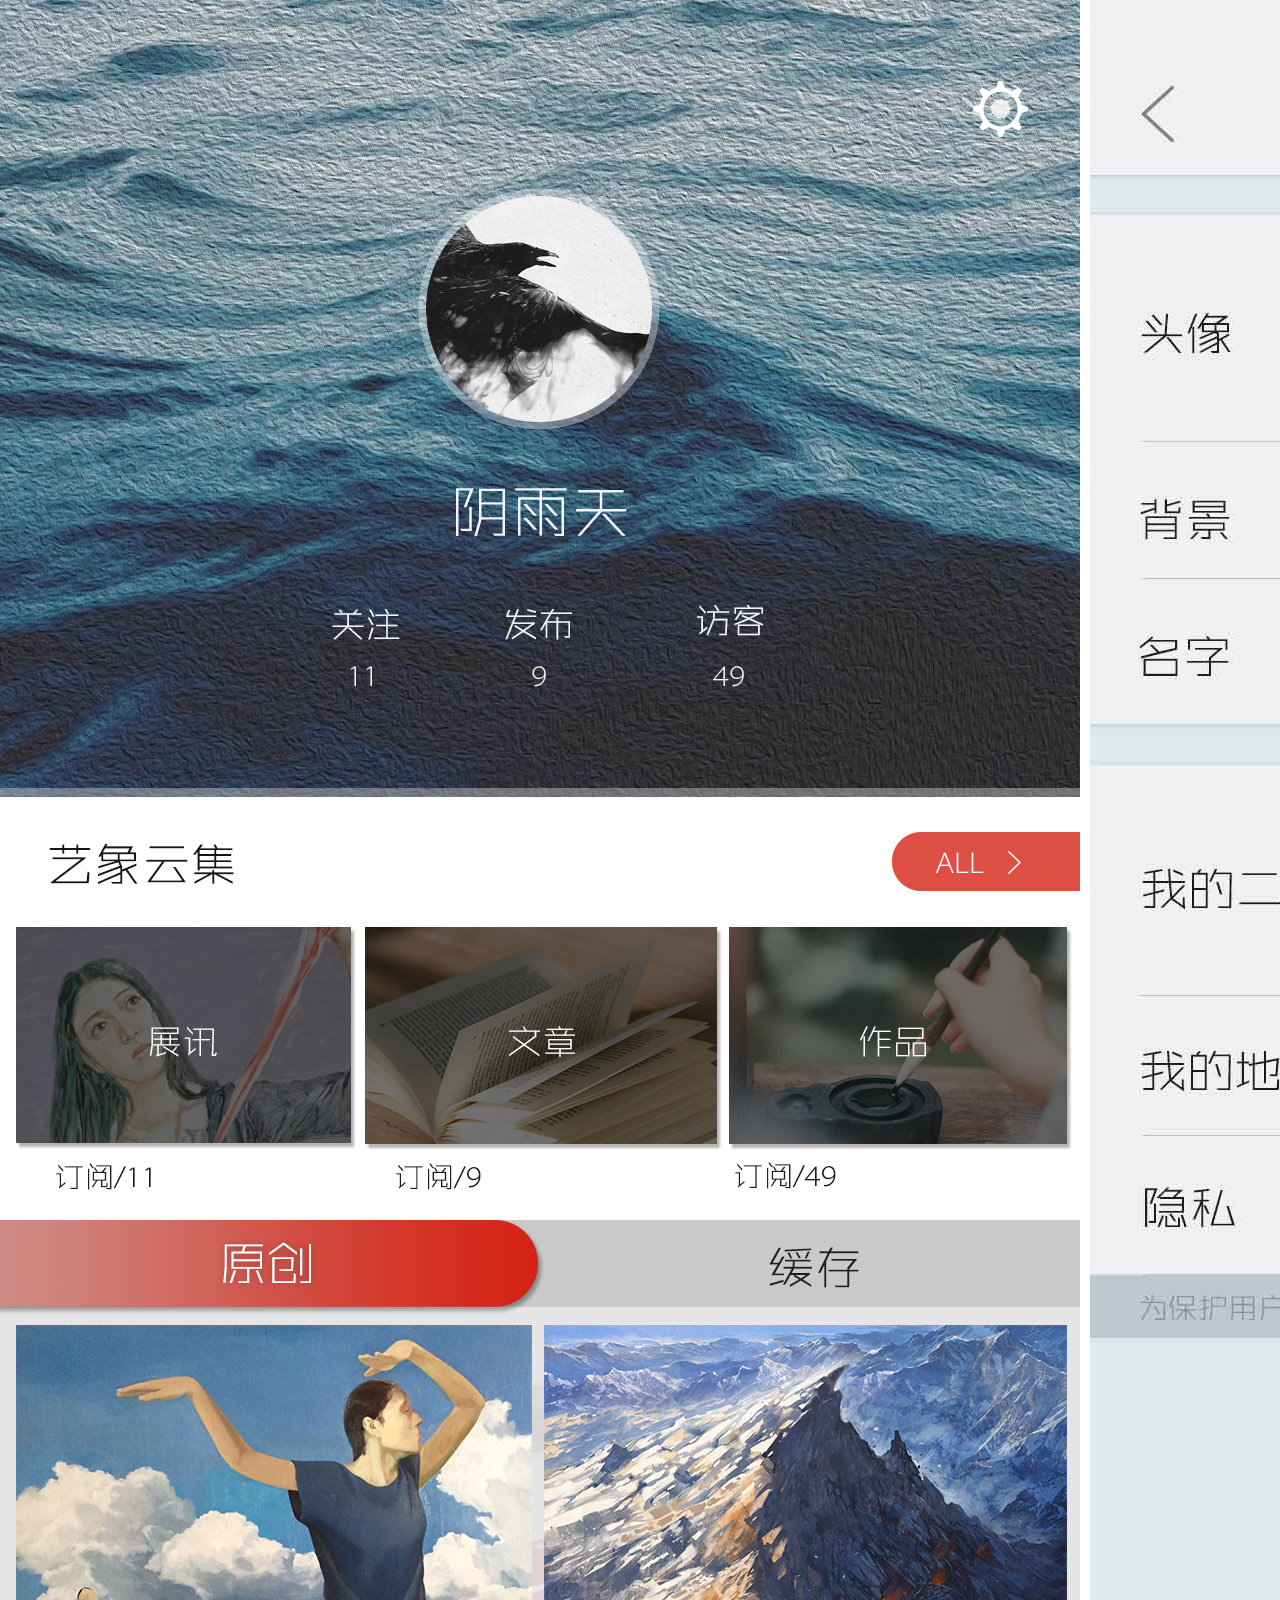
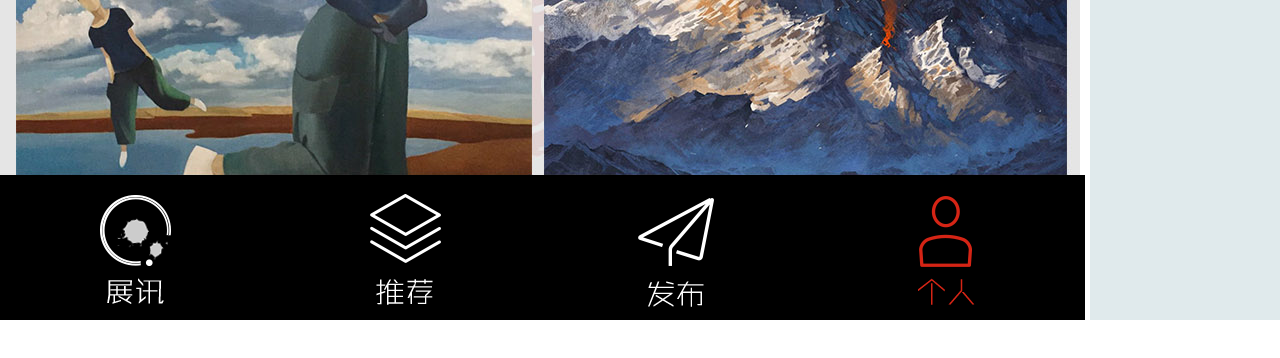
<file: 艺集/原型/个人.html>
﻿<!DOCTYPE html>
<html>
  <head>
    <title>个人</title>
    <meta http-equiv="X-UA-Compatible" content="IE=edge"/>
    <meta http-equiv="content-type" content="text/html; charset=utf-8"/>
    <meta name="viewport" content="width=device-width, initial-scale=0.35"/>
    <meta name="format-detection" content="telephone=no"/>
    <meta name="apple-mobile-web-app-capable" content="yes"/>
    <meta name="apple-mobile-web-app-status-bar-style" content="black-translucent"/>
    <link href="data/apple-touch-icon.png" rel="apple-touch-icon"/>
    <link href="data/startup-ipad-landscape.png" rel="apple-touch-startup-image" media="screen and (min-device-width: 481px) and (max-device-width: 1024px) and (orientation:landscape)"/>
    <link href="data/startup-ipad-portrait.png" rel="apple-touch-startup-image" media="screen and (min-device-width: 481px) and (max-device-width: 1024px) and (orientation:portrait)"/>
    <link href="data/startup-iphone.png" rel="apple-touch-startup-image" media="screen and (max-device-width: 320px)"/>
    <link href="resources/css/jquery-ui-themes.css" type="text/css" rel="stylesheet"/>
    <link href="resources/css/axure_rp_page.css" type="text/css" rel="stylesheet"/>
    <link href="data/styles.css" type="text/css" rel="stylesheet"/>
    <link href="files/个人/styles.css" type="text/css" rel="stylesheet"/>
    <script src="resources/scripts/jquery-1.7.1.min.js"></script>
    <script src="resources/scripts/jquery-ui-1.8.10.custom.min.js"></script>
    <script src="resources/scripts/axure/axQuery.js"></script>
    <script src="resources/scripts/axure/globals.js"></script>
    <script src="resources/scripts/axutils.js"></script>
    <script src="resources/scripts/axure/annotation.js"></script>
    <script src="resources/scripts/axure/axQuery.std.js"></script>
    <script src="resources/scripts/axure/doc.js"></script>
    <script src="data/document.js"></script>
    <script src="resources/scripts/messagecenter.js"></script>
    <script src="resources/scripts/axure/events.js"></script>
    <script src="resources/scripts/axure/recording.js"></script>
    <script src="resources/scripts/axure/action.js"></script>
    <script src="resources/scripts/axure/expr.js"></script>
    <script src="resources/scripts/axure/geometry.js"></script>
    <script src="resources/scripts/axure/flyout.js"></script>
    <script src="resources/scripts/axure/ie.js"></script>
    <script src="resources/scripts/axure/model.js"></script>
    <script src="resources/scripts/axure/repeater.js"></script>
    <script src="resources/scripts/axure/sto.js"></script>
    <script src="resources/scripts/axure/utils.temp.js"></script>
    <script src="resources/scripts/axure/variables.js"></script>
    <script src="resources/scripts/axure/drag.js"></script>
    <script src="resources/scripts/axure/move.js"></script>
    <script src="resources/scripts/axure/visibility.js"></script>
    <script src="resources/scripts/axure/style.js"></script>
    <script src="resources/scripts/axure/adaptive.js"></script>
    <script src="resources/scripts/axure/tree.js"></script>
    <script src="resources/scripts/axure/init.temp.js"></script>
    <script src="files/个人/data.js"></script>
    <script src="resources/scripts/axure/legacy.js"></script>
    <script src="resources/scripts/axure/viewer.js"></script>
    <script src="resources/scripts/axure/math.js"></script>
    <script type="text/javascript">
      $axure.utils.getTransparentGifPath = function() { return 'resources/images/transparent.gif'; };
      $axure.utils.getOtherPath = function() { return 'resources/Other.html'; };
      $axure.utils.getReloadPath = function() { return 'resources/reload.html'; };
    </script>
  </head>
  <body>
    <div id="base" class="">

      <!-- ge  ren  ye (Dynamic Panel) -->
      <div id="u333" class="ax_default" data-label="ge&nbsp; ren&nbsp; ye">
        <div id="u333_state0" class="panel_state" data-label="State1">
          <div id="u333_state0_content" class="panel_state_content">

            <!-- Unnamed (Image) -->
            <div id="u334" class="ax_default image">
              <img id="u334_img" class="img " src="images/个人/u334.jpg"/>
              <!-- Unnamed () -->
              <div id="u335" class="text" style="display: none; visibility: hidden">
                <p><span></span></p>
              </div>
            </div>
          </div>
        </div>
      </div>

      <!-- Unnamed (Image) -->
      <div id="u336" class="ax_default image">
        <img id="u336_img" class="img " src="images/登录/u130.jpg"/>
        <!-- Unnamed () -->
        <div id="u337" class="text" style="display: none; visibility: hidden">
          <p><span></span></p>
        </div>
      </div>

      <!-- icon  fa (Image) -->
      <div id="u338" class="ax_default image" data-label="icon&nbsp; fa">
        <img id="u338_img" class="img " src="images/登录/icon__fa_u134.png"/>
        <!-- Unnamed () -->
        <div id="u339" class="text" style="display: none; visibility: hidden">
          <p><span></span></p>
        </div>
      </div>

      <!-- icon  ge (Image) -->
      <div id="u340" class="ax_default image ax_default_hidden" data-label="icon&nbsp; ge" style="display: none; visibility: hidden">
        <img id="u340_img" class="img " src="images/登录/icon__ge_u136.png"/>
        <!-- Unnamed () -->
        <div id="u341" class="text" style="display: none; visibility: hidden">
          <p><span></span></p>
        </div>
      </div>

      <!-- icon  fa  2 (Image) -->
      <div id="u342" class="ax_default image ax_default_hidden" data-label="icon&nbsp; fa&nbsp; 2" style="display: none; visibility: hidden">
        <img id="u342_img" class="img " src="images/登录/icon__fa__2_u145.png"/>
        <!-- Unnamed () -->
        <div id="u343" class="text" style="display: none; visibility: hidden">
          <p><span></span></p>
        </div>
      </div>

      <!-- icon  ge  2 (Image) -->
      <div id="u344" class="ax_default image" data-label="icon&nbsp; ge&nbsp; 2">
        <img id="u344_img" class="img " src="images/登录/icon__ge__2_u148.png"/>
        <!-- Unnamed () -->
        <div id="u345" class="text" style="display: none; visibility: hidden">
          <p><span></span></p>
        </div>
      </div>

      <!-- icon  tui 2 (Image) -->
      <div id="u346" class="ax_default image ax_default_hidden" data-label="icon&nbsp; tui 2" style="display: none; visibility: hidden">
        <img id="u346_img" class="img " src="images/登录/icon__tui_2_u142.png"/>
        <!-- Unnamed () -->
        <div id="u347" class="text" style="display: none; visibility: hidden">
          <p><span></span></p>
        </div>
      </div>

      <!-- icon  zhan (Image) -->
      <div id="u348" class="ax_default image ax_default_hidden" data-label="icon&nbsp; zhan" style="display: none; visibility: hidden">
        <img id="u348_img" class="img " src="images/登录/icon__zhan_u138.png"/>
        <!-- Unnamed () -->
        <div id="u349" class="text" style="display: none; visibility: hidden">
          <p><span></span></p>
        </div>
      </div>

      <!-- icon  tui (Image) -->
      <div id="u350" class="ax_default image" data-label="icon&nbsp; tui">
        <img id="u350_img" class="img " src="images/登录/icon__tui_u132.png"/>
        <!-- Unnamed () -->
        <div id="u351" class="text" style="display: none; visibility: hidden">
          <p><span></span></p>
        </div>
      </div>

      <!-- icon  zhan  2 (Image) -->
      <div id="u352" class="ax_default image" data-label="icon&nbsp; zhan&nbsp; 2">
        <img id="u352_img" class="img " src="images/登录/icon__zhan__2_u140.png"/>
        <!-- Unnamed () -->
        <div id="u353" class="text" style="display: none; visibility: hidden">
          <p><span></span></p>
        </div>
      </div>

      <!-- Unnamed (Hot Spot) -->
      <div id="u354" class="ax_default">
      </div>

      <!-- Unnamed (Hot Spot) -->
      <div id="u355" class="ax_default">
      </div>

      <!-- Unnamed (Hot Spot) -->
      <div id="u356" class="ax_default">
      </div>

      <!-- she  zhi (Dynamic Panel) -->
      <div id="u357" class="ax_default" data-label="she&nbsp; zhi">
        <div id="u357_state0" class="panel_state" data-label="State1">
          <div id="u357_state0_content" class="panel_state_content">

            <!-- Unnamed (Image) -->
            <div id="u358" class="ax_default image">
              <img id="u358_img" class="img " src="images/个人/u358.jpg"/>
              <!-- Unnamed () -->
              <div id="u359" class="text" style="display: none; visibility: hidden">
                <p><span></span></p>
              </div>
            </div>

            <!-- Unnamed (Hot Spot) -->
            <div id="u360" class="ax_default">
            </div>
          </div>
        </div>
      </div>

      <!-- Unnamed (Hot Spot) -->
      <div id="u361" class="ax_default">
      </div>

      <!-- Unnamed (Hot Spot) -->
      <div id="u362" class="ax_default">
      </div>

      <!-- tou  xiang (Dynamic Panel) -->
      <div id="u363" class="ax_default" data-label="tou&nbsp; xiang">
        <div id="u363_state0" class="panel_state" data-label="State1">
          <div id="u363_state0_content" class="panel_state_content">

            <!-- Unnamed (Image) -->
            <div id="u364" class="ax_default image">
              <img id="u364_img" class="img " src="images/个人/u364.jpg"/>
              <!-- Unnamed () -->
              <div id="u365" class="text" style="display: none; visibility: hidden">
                <p><span></span></p>
              </div>
            </div>

            <!-- Unnamed (Hot Spot) -->
            <div id="u366" class="ax_default">
            </div>

            <!-- Unnamed (Hot Spot) -->
            <div id="u367" class="ax_default">
            </div>

            <!-- aas (Rectangle) -->
            <div id="u368" class="ax_default shape ax_default_hidden" data-label="aas" style="display: none; visibility: hidden">
              <img id="u368_img" class="img " src="images/登录/deng__xiang_u209.png"/>
              <!-- Unnamed () -->
              <div id="u369" class="text" style="display: none; visibility: hidden">
                <p><span></span></p>
              </div>
            </div>

            <!-- aaa (Dynamic Panel) -->
            <div id="u370" class="ax_default" data-label="aaa">
              <div id="u370_state0" class="panel_state" data-label="State1">
                <div id="u370_state0_content" class="panel_state_content">

                  <!-- Unnamed (Image) -->
                  <div id="u371" class="ax_default image">
                    <img id="u371_img" class="img " src="images/个人/u371.png"/>
                    <!-- Unnamed () -->
                    <div id="u372" class="text" style="display: none; visibility: hidden">
                      <p><span></span></p>
                    </div>
                  </div>

                  <!-- Unnamed (Hot Spot) -->
                  <div id="u373" class="ax_default">
                  </div>
                </div>
              </div>
            </div>
          </div>
        </div>
      </div>
    </div>
  </body>
</html>
</file>
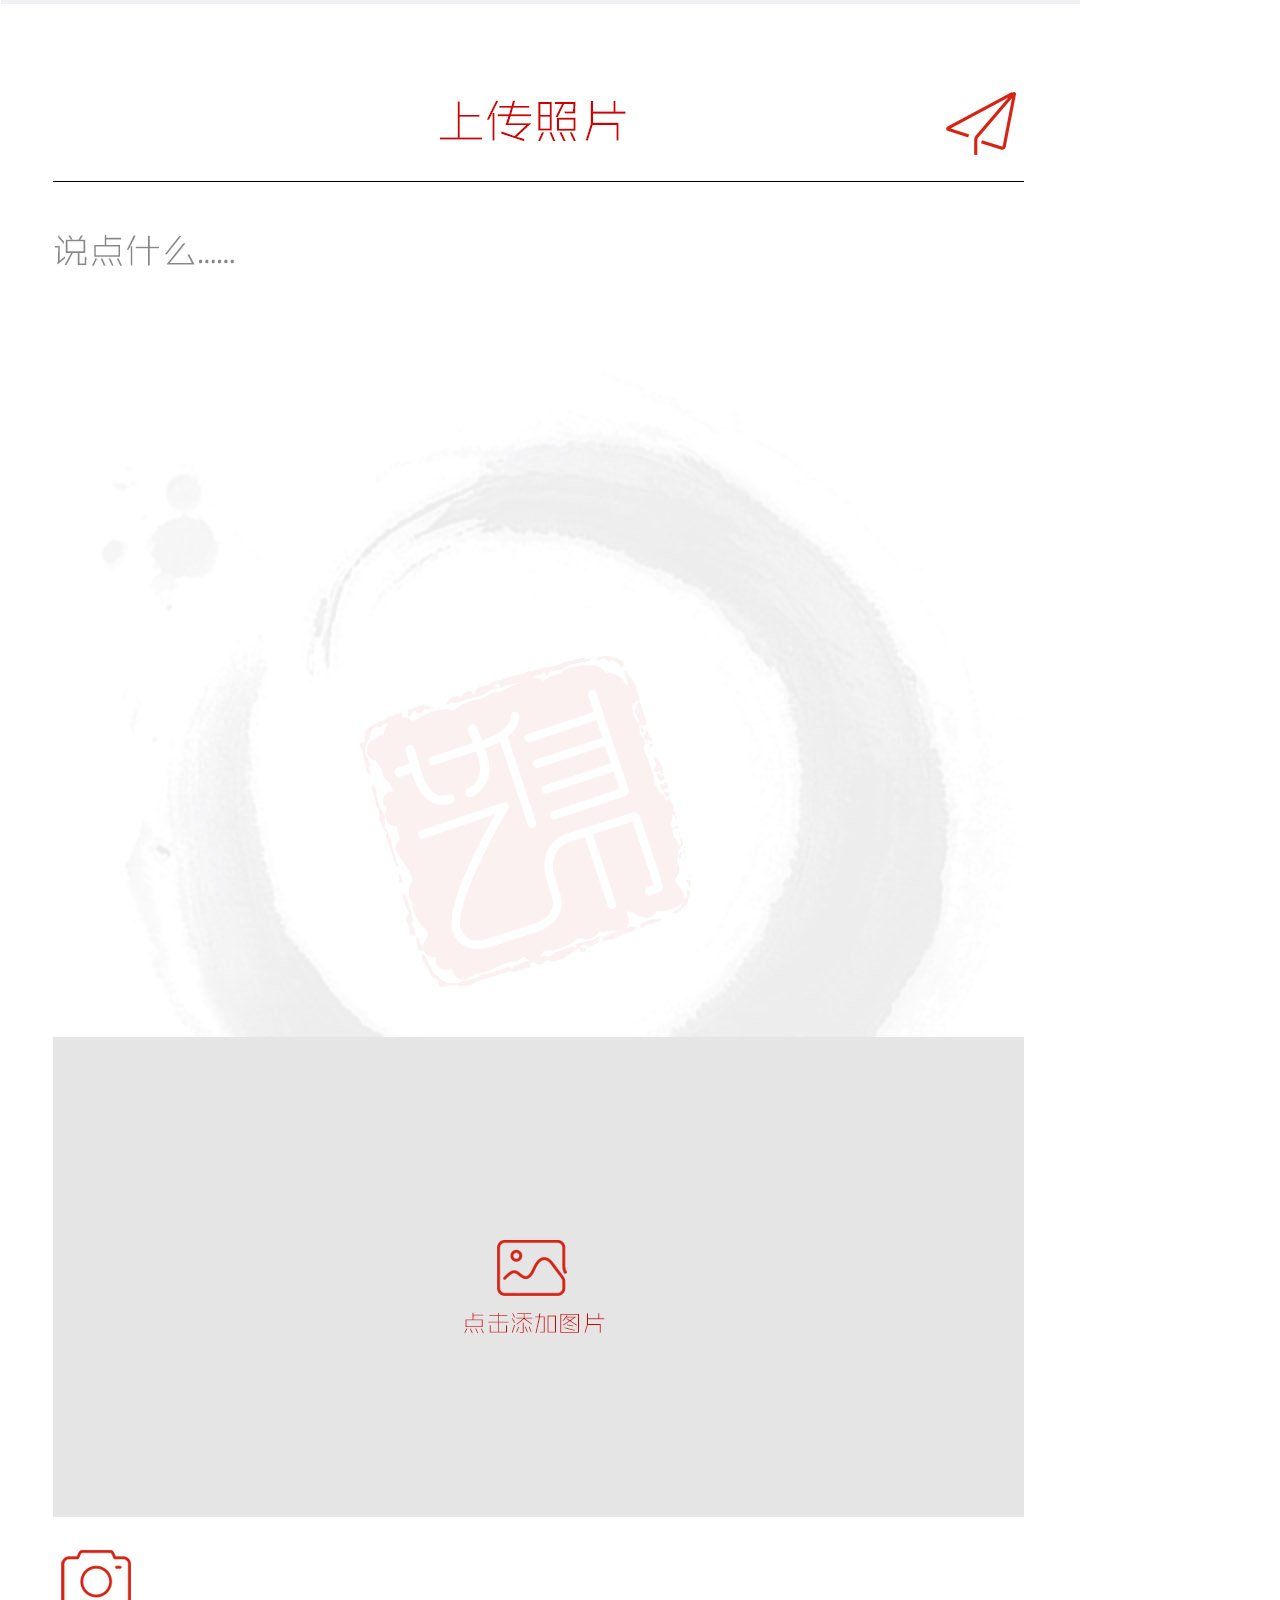
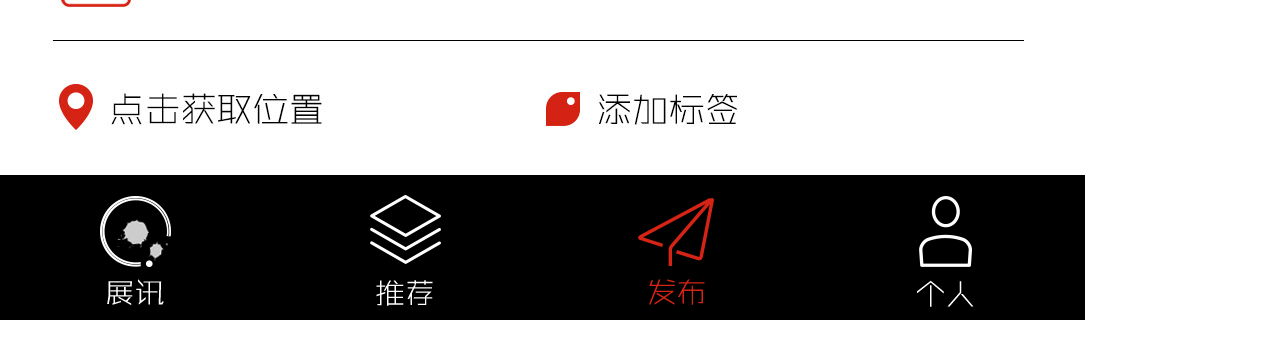
<file: 艺集/原型/发布.html>
﻿<!DOCTYPE html>
<html>
  <head>
    <title>发布</title>
    <meta http-equiv="X-UA-Compatible" content="IE=edge"/>
    <meta http-equiv="content-type" content="text/html; charset=utf-8"/>
    <meta name="viewport" content="width=device-width, initial-scale=0.35"/>
    <meta name="format-detection" content="telephone=no"/>
    <meta name="apple-mobile-web-app-capable" content="yes"/>
    <meta name="apple-mobile-web-app-status-bar-style" content="black-translucent"/>
    <link href="data/apple-touch-icon.png" rel="apple-touch-icon"/>
    <link href="data/startup-ipad-landscape.png" rel="apple-touch-startup-image" media="screen and (min-device-width: 481px) and (max-device-width: 1024px) and (orientation:landscape)"/>
    <link href="data/startup-ipad-portrait.png" rel="apple-touch-startup-image" media="screen and (min-device-width: 481px) and (max-device-width: 1024px) and (orientation:portrait)"/>
    <link href="data/startup-iphone.png" rel="apple-touch-startup-image" media="screen and (max-device-width: 320px)"/>
    <link href="resources/css/jquery-ui-themes.css" type="text/css" rel="stylesheet"/>
    <link href="resources/css/axure_rp_page.css" type="text/css" rel="stylesheet"/>
    <link href="data/styles.css" type="text/css" rel="stylesheet"/>
    <link href="files/发布/styles.css" type="text/css" rel="stylesheet"/>
    <script src="resources/scripts/jquery-1.7.1.min.js"></script>
    <script src="resources/scripts/jquery-ui-1.8.10.custom.min.js"></script>
    <script src="resources/scripts/axure/axQuery.js"></script>
    <script src="resources/scripts/axure/globals.js"></script>
    <script src="resources/scripts/axutils.js"></script>
    <script src="resources/scripts/axure/annotation.js"></script>
    <script src="resources/scripts/axure/axQuery.std.js"></script>
    <script src="resources/scripts/axure/doc.js"></script>
    <script src="data/document.js"></script>
    <script src="resources/scripts/messagecenter.js"></script>
    <script src="resources/scripts/axure/events.js"></script>
    <script src="resources/scripts/axure/recording.js"></script>
    <script src="resources/scripts/axure/action.js"></script>
    <script src="resources/scripts/axure/expr.js"></script>
    <script src="resources/scripts/axure/geometry.js"></script>
    <script src="resources/scripts/axure/flyout.js"></script>
    <script src="resources/scripts/axure/ie.js"></script>
    <script src="resources/scripts/axure/model.js"></script>
    <script src="resources/scripts/axure/repeater.js"></script>
    <script src="resources/scripts/axure/sto.js"></script>
    <script src="resources/scripts/axure/utils.temp.js"></script>
    <script src="resources/scripts/axure/variables.js"></script>
    <script src="resources/scripts/axure/drag.js"></script>
    <script src="resources/scripts/axure/move.js"></script>
    <script src="resources/scripts/axure/visibility.js"></script>
    <script src="resources/scripts/axure/style.js"></script>
    <script src="resources/scripts/axure/adaptive.js"></script>
    <script src="resources/scripts/axure/tree.js"></script>
    <script src="resources/scripts/axure/init.temp.js"></script>
    <script src="files/发布/data.js"></script>
    <script src="resources/scripts/axure/legacy.js"></script>
    <script src="resources/scripts/axure/viewer.js"></script>
    <script src="resources/scripts/axure/math.js"></script>
    <script type="text/javascript">
      $axure.utils.getTransparentGifPath = function() { return 'resources/images/transparent.gif'; };
      $axure.utils.getOtherPath = function() { return 'resources/Other.html'; };
      $axure.utils.getReloadPath = function() { return 'resources/reload.html'; };
    </script>
  </head>
  <body>
    <div id="base" class="">

      <!-- Unnamed (Image) -->
      <div id="u310" class="ax_default image">
        <img id="u310_img" class="img " src="images/发布/u310.jpg"/>
        <!-- Unnamed () -->
        <div id="u311" class="text" style="display: none; visibility: hidden">
          <p><span></span></p>
        </div>
      </div>

      <!-- Unnamed (Image) -->
      <div id="u312" class="ax_default image">
        <img id="u312_img" class="img " src="images/登录/u130.jpg"/>
        <!-- Unnamed () -->
        <div id="u313" class="text" style="display: none; visibility: hidden">
          <p><span></span></p>
        </div>
      </div>

      <!-- icon  fa (Image) -->
      <div id="u314" class="ax_default image ax_default_hidden" data-label="icon&nbsp; fa" style="display: none; visibility: hidden">
        <img id="u314_img" class="img " src="images/登录/icon__fa_u134.png"/>
        <!-- Unnamed () -->
        <div id="u315" class="text" style="display: none; visibility: hidden">
          <p><span></span></p>
        </div>
      </div>

      <!-- icon  ge (Image) -->
      <div id="u316" class="ax_default image" data-label="icon&nbsp; ge">
        <img id="u316_img" class="img " src="images/登录/icon__ge_u136.png"/>
        <!-- Unnamed () -->
        <div id="u317" class="text" style="display: none; visibility: hidden">
          <p><span></span></p>
        </div>
      </div>

      <!-- icon  fa  2 (Image) -->
      <div id="u318" class="ax_default image" data-label="icon&nbsp; fa&nbsp; 2">
        <img id="u318_img" class="img " src="images/登录/icon__fa__2_u145.png"/>
        <!-- Unnamed () -->
        <div id="u319" class="text" style="display: none; visibility: hidden">
          <p><span></span></p>
        </div>
      </div>

      <!-- icon  ge  2 (Image) -->
      <div id="u320" class="ax_default image ax_default_hidden" data-label="icon&nbsp; ge&nbsp; 2" style="display: none; visibility: hidden">
        <img id="u320_img" class="img " src="images/登录/icon__ge__2_u148.png"/>
        <!-- Unnamed () -->
        <div id="u321" class="text" style="display: none; visibility: hidden">
          <p><span></span></p>
        </div>
      </div>

      <!-- icon  tui (Image) -->
      <div id="u322" class="ax_default image" data-label="icon&nbsp; tui">
        <img id="u322_img" class="img " src="images/登录/icon__tui_u132.png"/>
        <!-- Unnamed () -->
        <div id="u323" class="text" style="display: none; visibility: hidden">
          <p><span></span></p>
        </div>
      </div>

      <!-- icon  tui 2 (Image) -->
      <div id="u324" class="ax_default image ax_default_hidden" data-label="icon&nbsp; tui 2" style="display: none; visibility: hidden">
        <img id="u324_img" class="img " src="images/登录/icon__tui_2_u142.png"/>
        <!-- Unnamed () -->
        <div id="u325" class="text" style="display: none; visibility: hidden">
          <p><span></span></p>
        </div>
      </div>

      <!-- icon  zhan  2 (Image) -->
      <div id="u326" class="ax_default image" data-label="icon&nbsp; zhan&nbsp; 2">
        <img id="u326_img" class="img " src="images/登录/icon__zhan__2_u140.png"/>
        <!-- Unnamed () -->
        <div id="u327" class="text" style="display: none; visibility: hidden">
          <p><span></span></p>
        </div>
      </div>

      <!-- icon  zhan (Image) -->
      <div id="u328" class="ax_default image ax_default_hidden" data-label="icon&nbsp; zhan" style="display: none; visibility: hidden">
        <img id="u328_img" class="img " src="images/登录/icon__zhan_u138.png"/>
        <!-- Unnamed () -->
        <div id="u329" class="text" style="display: none; visibility: hidden">
          <p><span></span></p>
        </div>
      </div>

      <!-- Unnamed (Hot Spot) -->
      <div id="u330" class="ax_default">
      </div>

      <!-- Unnamed (Hot Spot) -->
      <div id="u331" class="ax_default">
      </div>

      <!-- Unnamed (Hot Spot) -->
      <div id="u332" class="ax_default">
      </div>
    </div>
  </body>
</html>
</file>
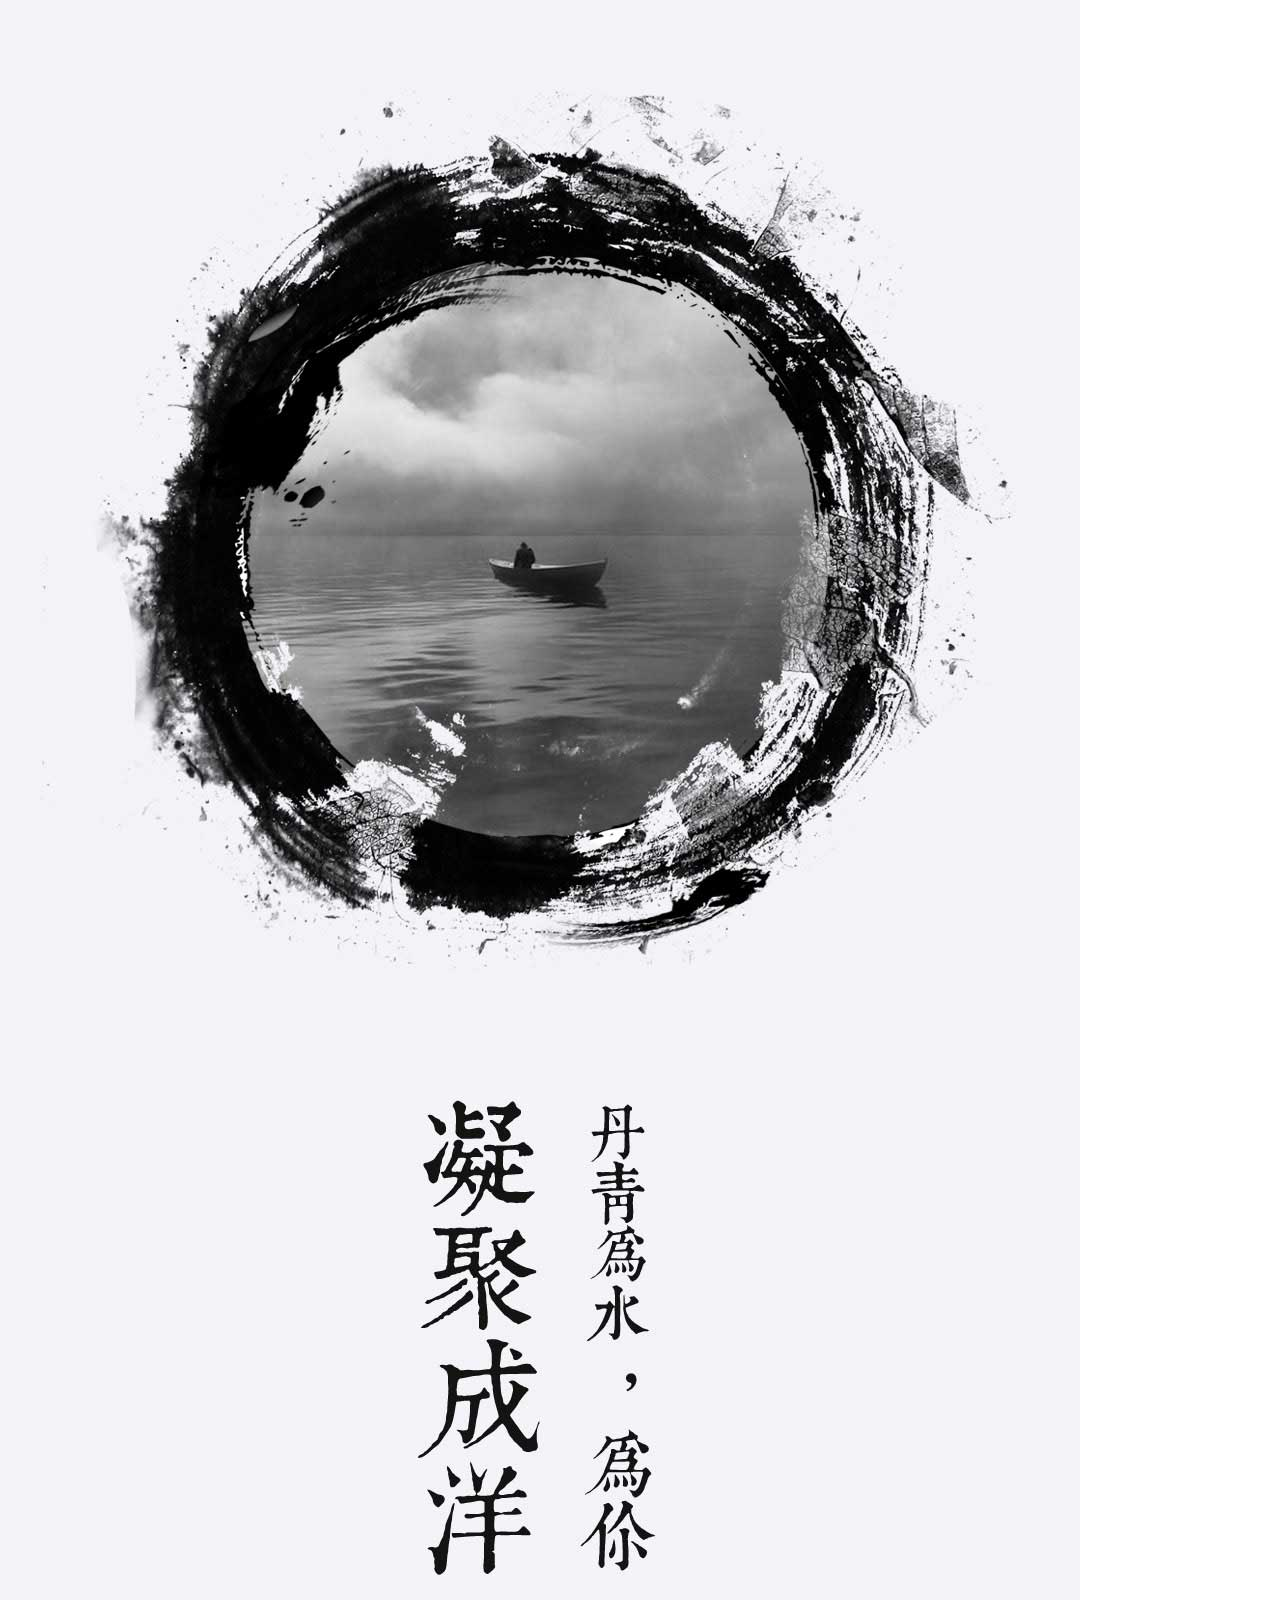
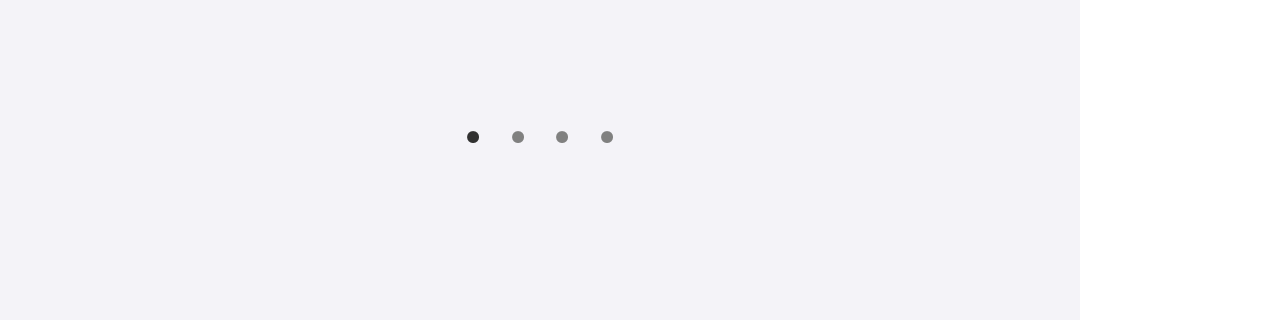
<file: 艺集/原型/引导页.html>
﻿<!DOCTYPE html>
<html>
  <head>
    <title>引导页</title>
    <meta http-equiv="X-UA-Compatible" content="IE=edge"/>
    <meta http-equiv="content-type" content="text/html; charset=utf-8"/>
    <meta name="viewport" content="width=device-width, initial-scale=0.35"/>
    <meta name="format-detection" content="telephone=no"/>
    <meta name="apple-mobile-web-app-capable" content="yes"/>
    <meta name="apple-mobile-web-app-status-bar-style" content="black-translucent"/>
    <link href="data/apple-touch-icon.png" rel="apple-touch-icon"/>
    <link href="data/startup-ipad-landscape.png" rel="apple-touch-startup-image" media="screen and (min-device-width: 481px) and (max-device-width: 1024px) and (orientation:landscape)"/>
    <link href="data/startup-ipad-portrait.png" rel="apple-touch-startup-image" media="screen and (min-device-width: 481px) and (max-device-width: 1024px) and (orientation:portrait)"/>
    <link href="data/startup-iphone.png" rel="apple-touch-startup-image" media="screen and (max-device-width: 320px)"/>
    <link href="resources/css/jquery-ui-themes.css" type="text/css" rel="stylesheet"/>
    <link href="resources/css/axure_rp_page.css" type="text/css" rel="stylesheet"/>
    <link href="data/styles.css" type="text/css" rel="stylesheet"/>
    <link href="files/引导页/styles.css" type="text/css" rel="stylesheet"/>
    <script src="resources/scripts/jquery-1.7.1.min.js"></script>
    <script src="resources/scripts/jquery-ui-1.8.10.custom.min.js"></script>
    <script src="resources/scripts/axure/axQuery.js"></script>
    <script src="resources/scripts/axure/globals.js"></script>
    <script src="resources/scripts/axutils.js"></script>
    <script src="resources/scripts/axure/annotation.js"></script>
    <script src="resources/scripts/axure/axQuery.std.js"></script>
    <script src="resources/scripts/axure/doc.js"></script>
    <script src="data/document.js"></script>
    <script src="resources/scripts/messagecenter.js"></script>
    <script src="resources/scripts/axure/events.js"></script>
    <script src="resources/scripts/axure/recording.js"></script>
    <script src="resources/scripts/axure/action.js"></script>
    <script src="resources/scripts/axure/expr.js"></script>
    <script src="resources/scripts/axure/geometry.js"></script>
    <script src="resources/scripts/axure/flyout.js"></script>
    <script src="resources/scripts/axure/ie.js"></script>
    <script src="resources/scripts/axure/model.js"></script>
    <script src="resources/scripts/axure/repeater.js"></script>
    <script src="resources/scripts/axure/sto.js"></script>
    <script src="resources/scripts/axure/utils.temp.js"></script>
    <script src="resources/scripts/axure/variables.js"></script>
    <script src="resources/scripts/axure/drag.js"></script>
    <script src="resources/scripts/axure/move.js"></script>
    <script src="resources/scripts/axure/visibility.js"></script>
    <script src="resources/scripts/axure/style.js"></script>
    <script src="resources/scripts/axure/adaptive.js"></script>
    <script src="resources/scripts/axure/tree.js"></script>
    <script src="resources/scripts/axure/init.temp.js"></script>
    <script src="files/引导页/data.js"></script>
    <script src="resources/scripts/axure/legacy.js"></script>
    <script src="resources/scripts/axure/viewer.js"></script>
    <script src="resources/scripts/axure/math.js"></script>
    <script type="text/javascript">
      $axure.utils.getTransparentGifPath = function() { return 'resources/images/transparent.gif'; };
      $axure.utils.getOtherPath = function() { return 'resources/Other.html'; };
      $axure.utils.getReloadPath = function() { return 'resources/reload.html'; };
    </script>
  </head>
  <body>
    <div id="base" class="">

      <!-- yindao (Dynamic Panel) -->
      <div id="u0" class="ax_default" data-label="yindao">
        <div id="u0_state0" class="panel_state" data-label="State1">
          <div id="u0_state0_content" class="panel_state_content">

            <!-- Unnamed (Image) -->
            <div id="u1" class="ax_default image">
              <img id="u1_img" class="img " src="images/引导页/u1.jpg"/>
              <!-- Unnamed () -->
              <div id="u2" class="text" style="display: none; visibility: hidden">
                <p><span></span></p>
              </div>
            </div>
          </div>
        </div>
        <div id="u0_state1" class="panel_state" data-label="State2">
          <div id="u0_state1_content" class="panel_state_content">

            <!-- Unnamed (Image) -->
            <div id="u3" class="ax_default image">
              <img id="u3_img" class="img " src="images/引导页/u3.jpg"/>
              <!-- Unnamed () -->
              <div id="u4" class="text" style="display: none; visibility: hidden">
                <p><span></span></p>
              </div>
            </div>
          </div>
        </div>
        <div id="u0_state2" class="panel_state" data-label="State3">
          <div id="u0_state2_content" class="panel_state_content">

            <!-- Unnamed (Image) -->
            <div id="u5" class="ax_default image">
              <img id="u5_img" class="img " src="images/引导页/u5.jpg"/>
              <!-- Unnamed () -->
              <div id="u6" class="text" style="display: none; visibility: hidden">
                <p><span></span></p>
              </div>
            </div>
          </div>
        </div>
        <div id="u0_state3" class="panel_state" data-label="State4">
          <div id="u0_state3_content" class="panel_state_content">

            <!-- Unnamed (Dynamic Panel) -->
            <div id="u7" class="ax_default">
              <div id="u7_state0" class="panel_state" data-label="State1">
                <div id="u7_state0_content" class="panel_state_content">

                  <!-- Unnamed (Image) -->
                  <div id="u8" class="ax_default image">
                    <img id="u8_img" class="img " src="images/引导页/u8.jpg"/>
                    <!-- Unnamed () -->
                    <div id="u9" class="text" style="display: none; visibility: hidden">
                      <p><span></span></p>
                    </div>
                  </div>
                </div>
              </div>
            </div>
          </div>
        </div>
        <div id="u0_state4" class="panel_state" data-label="State5">
          <div id="u0_state4_content" class="panel_state_content">

            <!-- Unnamed (Image) -->
            <div id="u10" class="ax_default image">
              <img id="u10_img" class="img " src="images/引导页/u10.jpg"/>
              <!-- Unnamed () -->
              <div id="u11" class="text" style="display: none; visibility: hidden">
                <p><span></span></p>
              </div>
            </div>

            <!-- Unnamed (Hot Spot) -->
            <div id="u12" class="ax_default">
            </div>
          </div>
        </div>
        <div id="u0_state5" class="panel_state" data-label="State6">
          <div id="u0_state5_content" class="panel_state_content">

            <!-- Unnamed (Image) -->
            <div id="u13" class="ax_default image">
              <img id="u13_img" class="img " src="images/引导页/u13.jpg"/>
              <!-- Unnamed () -->
              <div id="u14" class="text" style="display: none; visibility: hidden">
                <p><span></span></p>
              </div>
            </div>

            <!-- 输入手机号 (Image) -->
            <div id="u15" class="ax_default image" data-label="输入手机号">
              <img id="u15_img" class="img " src="images/引导页/输入手机号_u15.png"/>
              <!-- Unnamed () -->
              <div id="u16" class="text" style="display: none; visibility: hidden">
                <p><span></span></p>
              </div>
            </div>

            <!-- 输入密码 (Image) -->
            <div id="u17" class="ax_default image" data-label="输入密码">
              <img id="u17_img" class="img " src="images/引导页/输入密码_u17.png"/>
              <!-- Unnamed () -->
              <div id="u18" class="text" style="display: none; visibility: hidden">
                <p><span></span></p>
              </div>
            </div>

            <!-- Unnamed (Hot Spot) -->
            <div id="u19" class="ax_default">
            </div>

            <!-- 输入框 手机号 (Text Field) -->
            <div id="u20" class="ax_default text_field ax_default_hidden" data-label="输入框 手机号" style="display: none; visibility: hidden">
              <input id="u20_input" type="text" value=""/>
            </div>

            <!-- 输入框 密码 (Text Field) -->
            <div id="u21" class="ax_default text_field ax_default_hidden" data-label="输入框 密码" style="display: none; visibility: hidden">
              <input id="u21_input" type="text" value=""/>
            </div>

            <!-- Unnamed (Hot Spot) -->
            <div id="u22" class="ax_default">
            </div>

            <!-- Unnamed (Hot Spot) -->
            <div id="u23" class="ax_default">
            </div>
          </div>
        </div>
      </div>

      <!-- 圆点 (Dynamic Panel) -->
      <div id="u24" class="ax_default" data-label="圆点">
        <div id="u24_state0" class="panel_state" data-label="State1">
          <div id="u24_state0_content" class="panel_state_content">

            <!-- 圆点1 (Rectangle) -->
            <div id="u25" class="ax_default shape" data-label="圆点1">
              <img id="u25_img" class="img " src="images/引导页/圆点1_u25.png"/>
              <!-- Unnamed () -->
              <div id="u26" class="text" style="display: none; visibility: hidden">
                <p><span></span></p>
              </div>
            </div>

            <!-- 圆点4 (Rectangle) -->
            <div id="u27" class="ax_default shape" data-label="圆点4">
              <img id="u27_img" class="img " src="images/引导页/圆点1_u25_disabled.png"/>
              <!-- Unnamed () -->
              <div id="u28" class="text" style="display: none; visibility: hidden">
                <p><span></span></p>
              </div>
            </div>

            <!-- 圆点3 (Rectangle) -->
            <div id="u29" class="ax_default shape" data-label="圆点3">
              <img id="u29_img" class="img " src="images/引导页/圆点1_u25_disabled.png"/>
              <!-- Unnamed () -->
              <div id="u30" class="text" style="display: none; visibility: hidden">
                <p><span></span></p>
              </div>
            </div>

            <!-- 圆点2 (Rectangle) -->
            <div id="u31" class="ax_default shape" data-label="圆点2">
              <img id="u31_img" class="img " src="images/引导页/圆点1_u25_disabled.png"/>
              <!-- Unnamed () -->
              <div id="u32" class="text" style="display: none; visibility: hidden">
                <p><span></span></p>
              </div>
            </div>
          </div>
        </div>
        <div id="u24_state1" class="panel_state" data-label="State2">
          <div id="u24_state1_content" class="panel_state_content">

            <!-- 圆点1 (Rectangle) -->
            <div id="u33" class="ax_default shape" data-label="圆点1">
              <img id="u33_img" class="img " src="images/引导页/圆点1_u25_disabled.png"/>
              <!-- Unnamed () -->
              <div id="u34" class="text" style="display: none; visibility: hidden">
                <p><span></span></p>
              </div>
            </div>

            <!-- 圆点4 (Rectangle) -->
            <div id="u35" class="ax_default shape" data-label="圆点4">
              <img id="u35_img" class="img " src="images/引导页/圆点1_u25_disabled.png"/>
              <!-- Unnamed () -->
              <div id="u36" class="text" style="display: none; visibility: hidden">
                <p><span></span></p>
              </div>
            </div>

            <!-- 圆点3 (Rectangle) -->
            <div id="u37" class="ax_default shape" data-label="圆点3">
              <img id="u37_img" class="img " src="images/引导页/圆点1_u25_disabled.png"/>
              <!-- Unnamed () -->
              <div id="u38" class="text" style="display: none; visibility: hidden">
                <p><span></span></p>
              </div>
            </div>

            <!-- 圆点2 (Rectangle) -->
            <div id="u39" class="ax_default shape" data-label="圆点2">
              <img id="u39_img" class="img " src="images/引导页/圆点1_u25.png"/>
              <!-- Unnamed () -->
              <div id="u40" class="text" style="display: none; visibility: hidden">
                <p><span></span></p>
              </div>
            </div>
          </div>
        </div>
        <div id="u24_state2" class="panel_state" data-label="State3">
          <div id="u24_state2_content" class="panel_state_content">

            <!-- 圆点1 (Rectangle) -->
            <div id="u41" class="ax_default shape" data-label="圆点1">
              <img id="u41_img" class="img " src="images/引导页/圆点1_u25_disabled.png"/>
              <!-- Unnamed () -->
              <div id="u42" class="text" style="display: none; visibility: hidden">
                <p><span></span></p>
              </div>
            </div>

            <!-- 圆点4 (Rectangle) -->
            <div id="u43" class="ax_default shape" data-label="圆点4">
              <img id="u43_img" class="img " src="images/引导页/圆点1_u25_disabled.png"/>
              <!-- Unnamed () -->
              <div id="u44" class="text" style="display: none; visibility: hidden">
                <p><span></span></p>
              </div>
            </div>

            <!-- 圆点3 (Rectangle) -->
            <div id="u45" class="ax_default shape" data-label="圆点3">
              <img id="u45_img" class="img " src="images/引导页/圆点1_u25.png"/>
              <!-- Unnamed () -->
              <div id="u46" class="text" style="display: none; visibility: hidden">
                <p><span></span></p>
              </div>
            </div>

            <!-- 圆点2 (Rectangle) -->
            <div id="u47" class="ax_default shape" data-label="圆点2">
              <img id="u47_img" class="img " src="images/引导页/圆点1_u25_disabled.png"/>
              <!-- Unnamed () -->
              <div id="u48" class="text" style="display: none; visibility: hidden">
                <p><span></span></p>
              </div>
            </div>
          </div>
        </div>
        <div id="u24_state3" class="panel_state" data-label="State4">
          <div id="u24_state3_content" class="panel_state_content">

            <!-- 圆点1 (Rectangle) -->
            <div id="u49" class="ax_default shape" data-label="圆点1">
              <img id="u49_img" class="img " src="images/引导页/圆点1_u25_disabled.png"/>
              <!-- Unnamed () -->
              <div id="u50" class="text" style="display: none; visibility: hidden">
                <p><span></span></p>
              </div>
            </div>

            <!-- 圆点4 (Rectangle) -->
            <div id="u51" class="ax_default shape" data-label="圆点4">
              <img id="u51_img" class="img " src="images/引导页/圆点1_u25.png"/>
              <!-- Unnamed () -->
              <div id="u52" class="text" style="display: none; visibility: hidden">
                <p><span></span></p>
              </div>
            </div>

            <!-- 圆点3 (Rectangle) -->
            <div id="u53" class="ax_default shape" data-label="圆点3">
              <img id="u53_img" class="img " src="images/引导页/圆点1_u25_disabled.png"/>
              <!-- Unnamed () -->
              <div id="u54" class="text" style="display: none; visibility: hidden">
                <p><span></span></p>
              </div>
            </div>

            <!-- 圆点2 (Rectangle) -->
            <div id="u55" class="ax_default shape" data-label="圆点2">
              <img id="u55_img" class="img " src="images/引导页/圆点1_u25_disabled.png"/>
              <!-- Unnamed () -->
              <div id="u56" class="text" style="display: none; visibility: hidden">
                <p><span></span></p>
              </div>
            </div>
          </div>
        </div>
      </div>
    </div>
  </body>
</html>
</file>
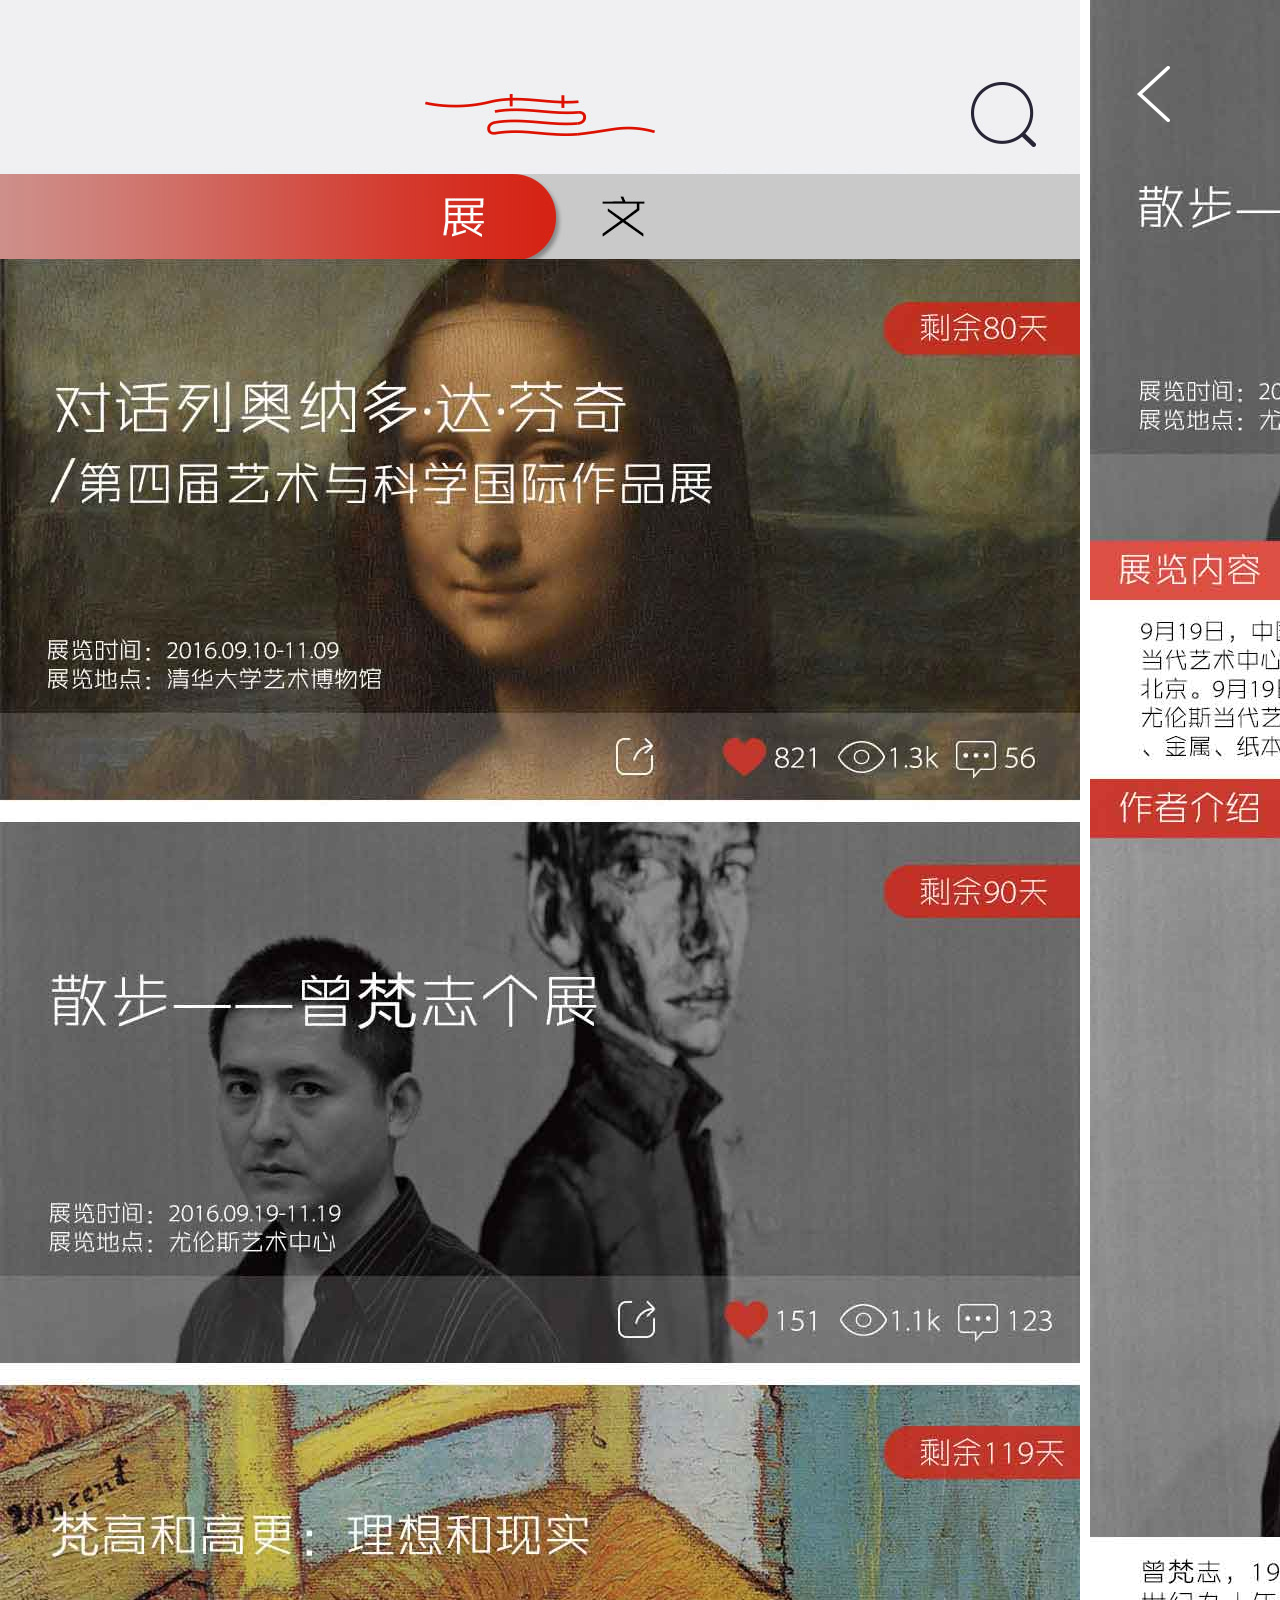
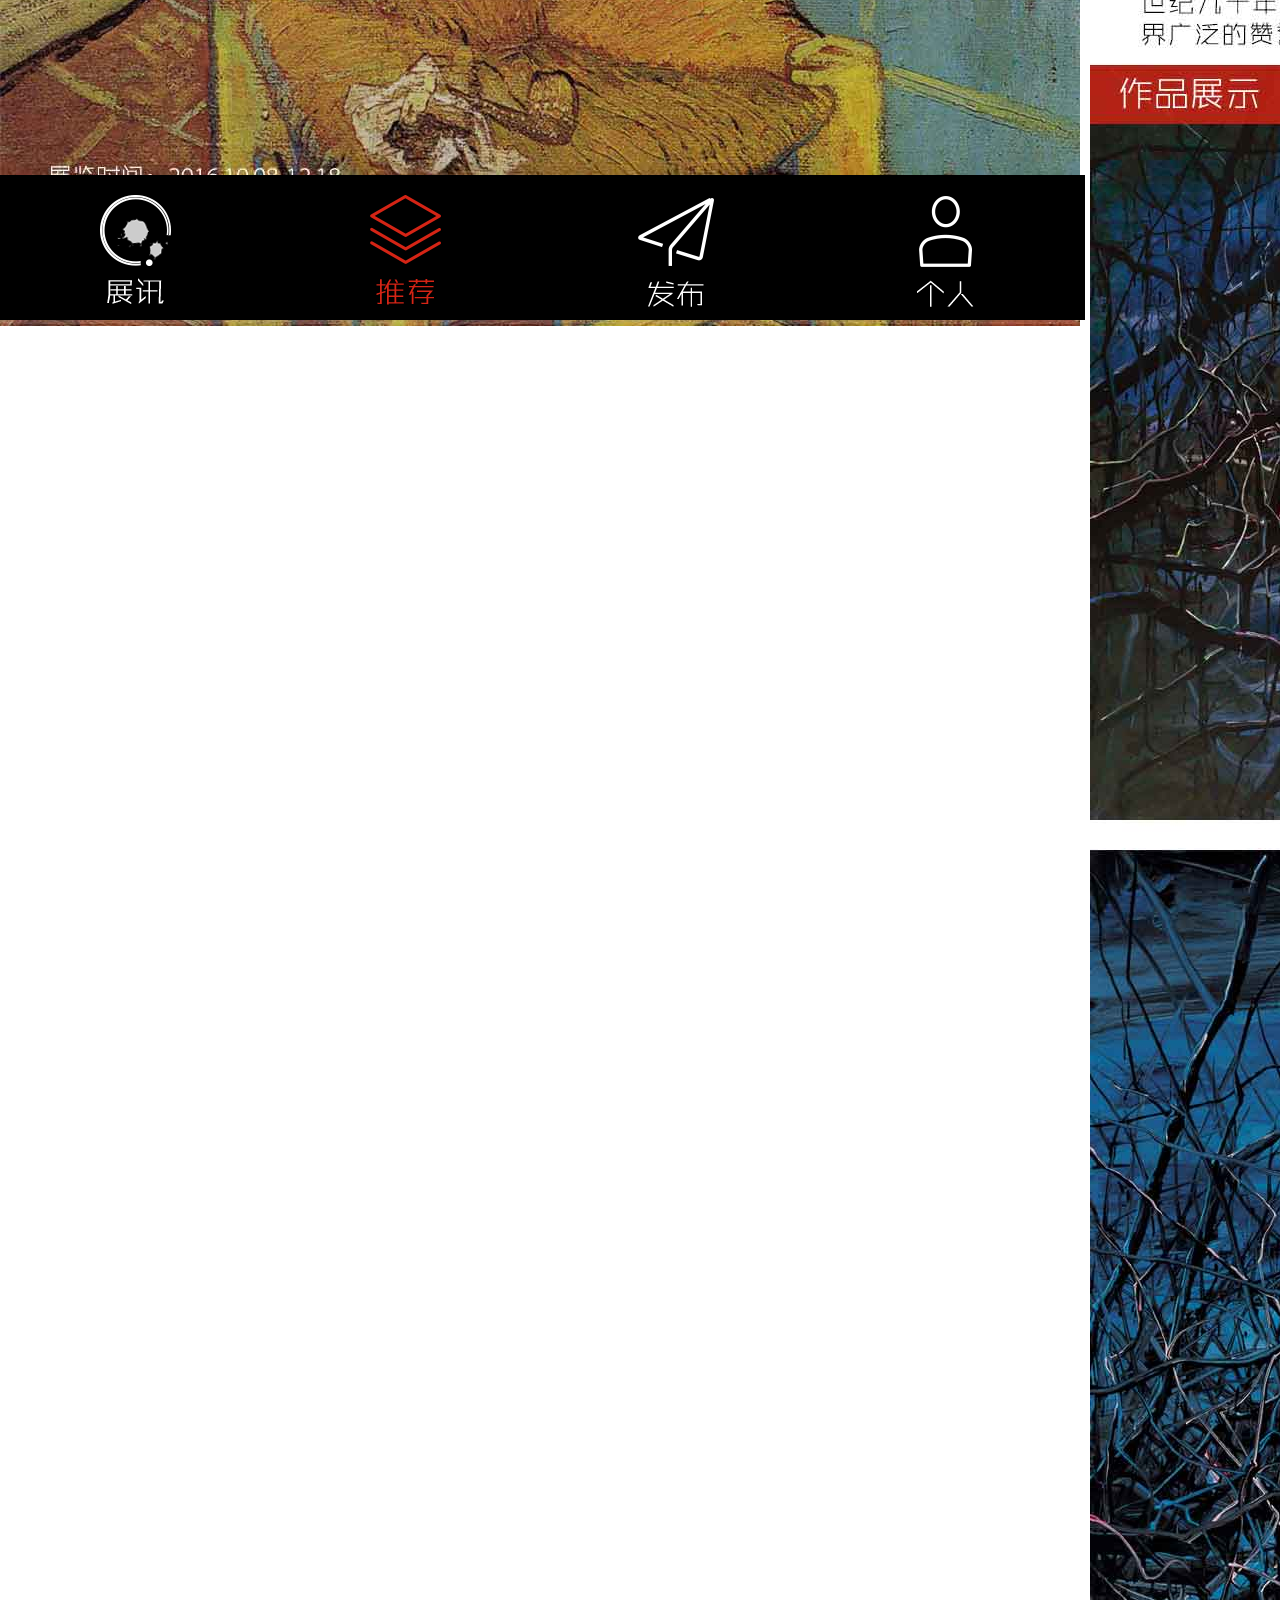
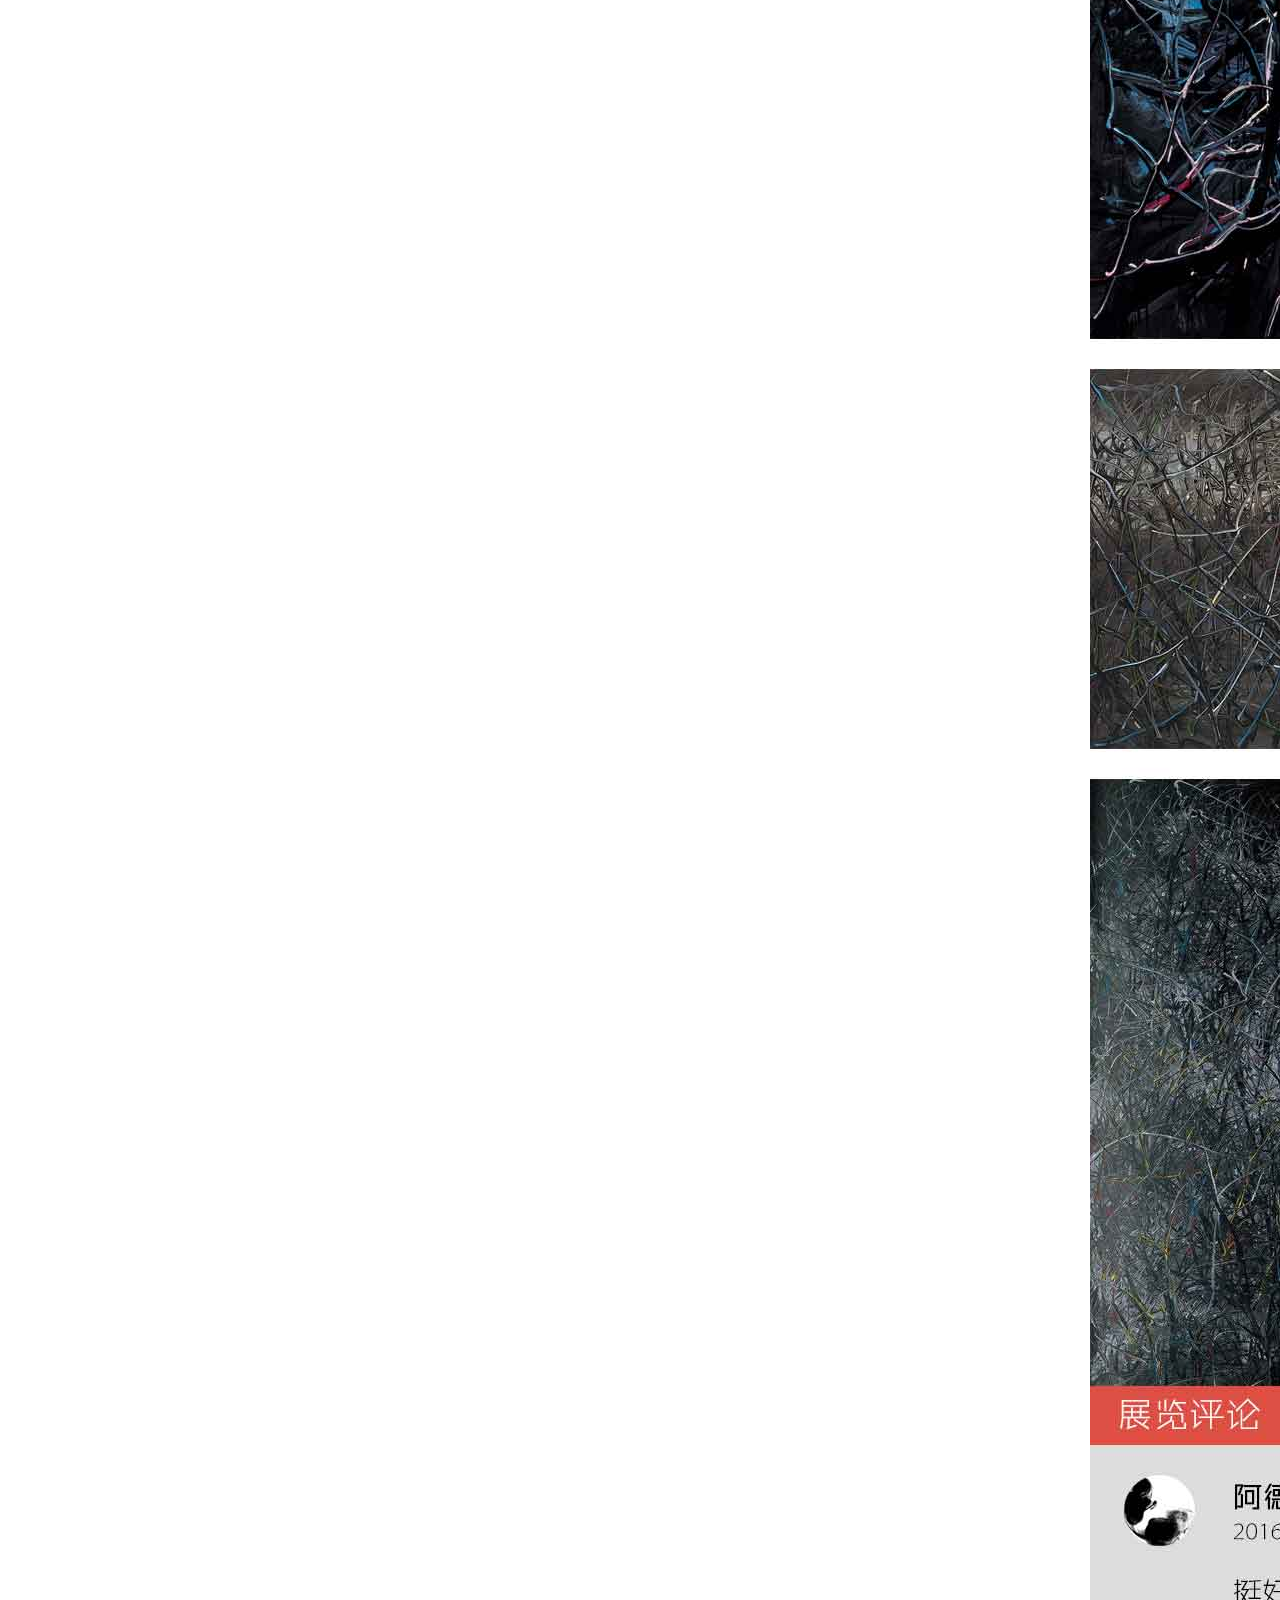
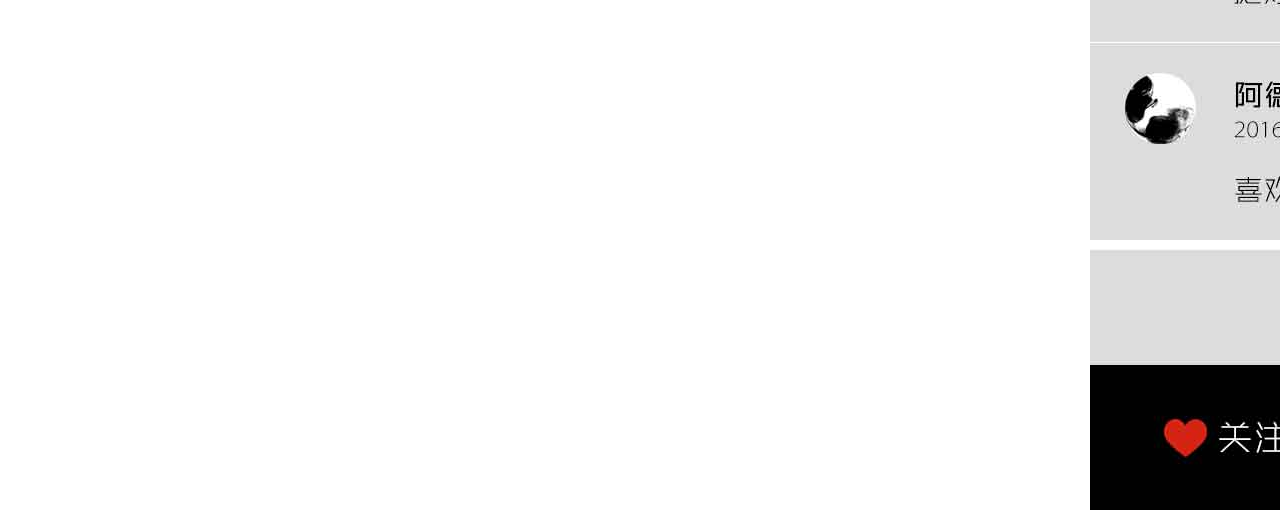
<file: 艺集/原型/推荐.html>
﻿<!DOCTYPE html>
<html>
  <head>
    <title>推荐</title>
    <meta http-equiv="X-UA-Compatible" content="IE=edge"/>
    <meta http-equiv="content-type" content="text/html; charset=utf-8"/>
    <meta name="viewport" content="width=device-width, initial-scale=0.35"/>
    <meta name="format-detection" content="telephone=no"/>
    <meta name="apple-mobile-web-app-capable" content="yes"/>
    <meta name="apple-mobile-web-app-status-bar-style" content="black-translucent"/>
    <link href="data/apple-touch-icon.png" rel="apple-touch-icon"/>
    <link href="data/startup-ipad-landscape.png" rel="apple-touch-startup-image" media="screen and (min-device-width: 481px) and (max-device-width: 1024px) and (orientation:landscape)"/>
    <link href="data/startup-ipad-portrait.png" rel="apple-touch-startup-image" media="screen and (min-device-width: 481px) and (max-device-width: 1024px) and (orientation:portrait)"/>
    <link href="data/startup-iphone.png" rel="apple-touch-startup-image" media="screen and (max-device-width: 320px)"/>
    <link href="resources/css/jquery-ui-themes.css" type="text/css" rel="stylesheet"/>
    <link href="resources/css/axure_rp_page.css" type="text/css" rel="stylesheet"/>
    <link href="data/styles.css" type="text/css" rel="stylesheet"/>
    <link href="files/推荐/styles.css" type="text/css" rel="stylesheet"/>
    <script src="resources/scripts/jquery-1.7.1.min.js"></script>
    <script src="resources/scripts/jquery-ui-1.8.10.custom.min.js"></script>
    <script src="resources/scripts/axure/axQuery.js"></script>
    <script src="resources/scripts/axure/globals.js"></script>
    <script src="resources/scripts/axutils.js"></script>
    <script src="resources/scripts/axure/annotation.js"></script>
    <script src="resources/scripts/axure/axQuery.std.js"></script>
    <script src="resources/scripts/axure/doc.js"></script>
    <script src="data/document.js"></script>
    <script src="resources/scripts/messagecenter.js"></script>
    <script src="resources/scripts/axure/events.js"></script>
    <script src="resources/scripts/axure/recording.js"></script>
    <script src="resources/scripts/axure/action.js"></script>
    <script src="resources/scripts/axure/expr.js"></script>
    <script src="resources/scripts/axure/geometry.js"></script>
    <script src="resources/scripts/axure/flyout.js"></script>
    <script src="resources/scripts/axure/ie.js"></script>
    <script src="resources/scripts/axure/model.js"></script>
    <script src="resources/scripts/axure/repeater.js"></script>
    <script src="resources/scripts/axure/sto.js"></script>
    <script src="resources/scripts/axure/utils.temp.js"></script>
    <script src="resources/scripts/axure/variables.js"></script>
    <script src="resources/scripts/axure/drag.js"></script>
    <script src="resources/scripts/axure/move.js"></script>
    <script src="resources/scripts/axure/visibility.js"></script>
    <script src="resources/scripts/axure/style.js"></script>
    <script src="resources/scripts/axure/adaptive.js"></script>
    <script src="resources/scripts/axure/tree.js"></script>
    <script src="resources/scripts/axure/init.temp.js"></script>
    <script src="files/推荐/data.js"></script>
    <script src="resources/scripts/axure/legacy.js"></script>
    <script src="resources/scripts/axure/viewer.js"></script>
    <script src="resources/scripts/axure/math.js"></script>
    <script type="text/javascript">
      $axure.utils.getTransparentGifPath = function() { return 'resources/images/transparent.gif'; };
      $axure.utils.getOtherPath = function() { return 'resources/Other.html'; };
      $axure.utils.getReloadPath = function() { return 'resources/reload.html'; };
    </script>
  </head>
  <body>
    <div id="base" class="">

      <!-- tui   jian  ye (Dynamic Panel) -->
      <div id="u268" class="ax_default" data-label="tui&nbsp;&nbsp; jian&nbsp; ye">
        <div id="u268_state0" class="panel_state" data-label="State1">
          <div id="u268_state0_content" class="panel_state_content">

            <!-- tui  jian   zhan (Dynamic Panel) -->
            <div id="u269" class="ax_default" data-label="tui&nbsp; jian&nbsp;&nbsp; zhan">
              <div id="u269_state0" class="panel_state" data-label="State1">
                <div id="u269_state0_content" class="panel_state_content">

                  <!-- Unnamed (Image) -->
                  <div id="u270" class="ax_default image">
                    <img id="u270_img" class="img " src="images/推荐/u270.jpg"/>
                    <!-- Unnamed () -->
                    <div id="u271" class="text" style="display: none; visibility: hidden">
                      <p><span></span></p>
                    </div>
                  </div>

                  <!-- Unnamed (Hot Spot) -->
                  <div id="u272" class="ax_default">
                  </div>
                </div>
              </div>
            </div>
          </div>
        </div>
        <div id="u268_state1" class="panel_state" data-label="State2">
          <div id="u268_state1_content" class="panel_state_content">

            <!-- tuijian   wen (Dynamic Panel) -->
            <div id="u273" class="ax_default" data-label="tuijian&nbsp;&nbsp; wen">
              <div id="u273_state0" class="panel_state" data-label="State1">
                <div id="u273_state0_content" class="panel_state_content">

                  <!-- Unnamed (Image) -->
                  <div id="u274" class="ax_default image">
                    <img id="u274_img" class="img " src="images/推荐/u274.jpg"/>
                    <!-- Unnamed () -->
                    <div id="u275" class="text" style="display: none; visibility: hidden">
                      <p><span></span></p>
                    </div>
                  </div>
                </div>
              </div>
            </div>
          </div>
        </div>
      </div>

      <!-- Unnamed (Image) -->
      <div id="u276" class="ax_default image">
        <img id="u276_img" class="img " src="images/登录/u130.jpg"/>
        <!-- Unnamed () -->
        <div id="u277" class="text" style="display: none; visibility: hidden">
          <p><span></span></p>
        </div>
      </div>

      <!-- icon  fa (Image) -->
      <div id="u278" class="ax_default image" data-label="icon&nbsp; fa">
        <img id="u278_img" class="img " src="images/登录/icon__fa_u134.png"/>
        <!-- Unnamed () -->
        <div id="u279" class="text" style="display: none; visibility: hidden">
          <p><span></span></p>
        </div>
      </div>

      <!-- icon  ge (Image) -->
      <div id="u280" class="ax_default image" data-label="icon&nbsp; ge">
        <img id="u280_img" class="img " src="images/登录/icon__ge_u136.png"/>
        <!-- Unnamed () -->
        <div id="u281" class="text" style="display: none; visibility: hidden">
          <p><span></span></p>
        </div>
      </div>

      <!-- icon  zhan  2 (Image) -->
      <div id="u282" class="ax_default image" data-label="icon&nbsp; zhan&nbsp; 2">
        <img id="u282_img" class="img " src="images/登录/icon__zhan__2_u140.png"/>
        <!-- Unnamed () -->
        <div id="u283" class="text" style="display: none; visibility: hidden">
          <p><span></span></p>
        </div>
      </div>

      <!-- icon  zhan (Image) -->
      <div id="u284" class="ax_default image ax_default_hidden" data-label="icon&nbsp; zhan" style="display: none; visibility: hidden">
        <img id="u284_img" class="img " src="images/登录/icon__zhan_u138.png"/>
        <!-- Unnamed () -->
        <div id="u285" class="text" style="display: none; visibility: hidden">
          <p><span></span></p>
        </div>
      </div>

      <!-- icon  tui 2 (Image) -->
      <div id="u286" class="ax_default image" data-label="icon&nbsp; tui 2">
        <img id="u286_img" class="img " src="images/登录/icon__tui_2_u142.png"/>
        <!-- Unnamed () -->
        <div id="u287" class="text" style="display: none; visibility: hidden">
          <p><span></span></p>
        </div>
      </div>

      <!-- icon  fa  2 (Image) -->
      <div id="u288" class="ax_default image ax_default_hidden" data-label="icon&nbsp; fa&nbsp; 2" style="display: none; visibility: hidden">
        <img id="u288_img" class="img " src="images/登录/icon__fa__2_u145.png"/>
        <!-- Unnamed () -->
        <div id="u289" class="text" style="display: none; visibility: hidden">
          <p><span></span></p>
        </div>
      </div>

      <!-- icon  ge  2 (Image) -->
      <div id="u290" class="ax_default image ax_default_hidden" data-label="icon&nbsp; ge&nbsp; 2" style="display: none; visibility: hidden">
        <img id="u290_img" class="img " src="images/登录/icon__ge__2_u148.png"/>
        <!-- Unnamed () -->
        <div id="u291" class="text" style="display: none; visibility: hidden">
          <p><span></span></p>
        </div>
      </div>

      <!-- icon  tui (Image) -->
      <div id="u292" class="ax_default image ax_default_hidden" data-label="icon&nbsp; tui" style="display: none; visibility: hidden">
        <img id="u292_img" class="img " src="images/登录/icon__tui_u132.png"/>
        <!-- Unnamed () -->
        <div id="u293" class="text" style="display: none; visibility: hidden">
          <p><span></span></p>
        </div>
      </div>

      <!-- Unnamed (Hot Spot) -->
      <div id="u294" class="ax_default">
      </div>

      <!-- Unnamed (Hot Spot) -->
      <div id="u295" class="ax_default">
      </div>

      <!-- Unnamed (Hot Spot) -->
      <div id="u296" class="ax_default">
      </div>

      <!-- Unnamed (Image) -->
      <div id="u297" class="ax_default image">
        <img id="u297_img" class="img " src="images/推荐/u297.jpg"/>
        <!-- Unnamed () -->
        <div id="u298" class="text" style="display: none; visibility: hidden">
          <p><span></span></p>
        </div>
      </div>

      <!-- tui jian  tiao (Dynamic Panel) -->
      <div id="u299" class="ax_default" data-label="tui jian&nbsp; tiao">
        <div id="u299_state0" class="panel_state" data-label="State1">
          <div id="u299_state0_content" class="panel_state_content">

            <!-- Unnamed (Image) -->
            <div id="u300" class="ax_default image">
              <img id="u300_img" class="img " src="images/推荐/u300.jpg"/>
              <!-- Unnamed () -->
              <div id="u301" class="text" style="display: none; visibility: hidden">
                <p><span></span></p>
              </div>
            </div>
          </div>
        </div>
        <div id="u299_state1" class="panel_state" data-label="State2">
          <div id="u299_state1_content" class="panel_state_content">

            <!-- Unnamed (Image) -->
            <div id="u302" class="ax_default image">
              <img id="u302_img" class="img " src="images/推荐/u302.jpg"/>
              <!-- Unnamed () -->
              <div id="u303" class="text" style="display: none; visibility: hidden">
                <p><span></span></p>
              </div>
            </div>
          </div>
        </div>
      </div>

      <!-- zeng   fan zhi (Dynamic Panel) -->
      <div id="u304" class="ax_default" data-label="zeng&nbsp;&nbsp; fan zhi">
        <div id="u304_state0" class="panel_state" data-label="State1">
          <div id="u304_state0_content" class="panel_state_content">

            <!-- Unnamed (Image) -->
            <div id="u305" class="ax_default image">
              <img id="u305_img" class="img " src="images/推荐/u305.jpg"/>
              <!-- Unnamed () -->
              <div id="u306" class="text" style="display: none; visibility: hidden">
                <p><span></span></p>
              </div>
            </div>

            <!-- Unnamed (Image) -->
            <div id="u307" class="ax_default image">
              <img id="u307_img" class="img " src="images/登录/u196.png"/>
              <!-- Unnamed () -->
              <div id="u308" class="text" style="display: none; visibility: hidden">
                <p><span></span></p>
              </div>
            </div>

            <!-- Unnamed (Hot Spot) -->
            <div id="u309" class="ax_default">
            </div>
          </div>
        </div>
      </div>
    </div>
  </body>
</html>
</file>
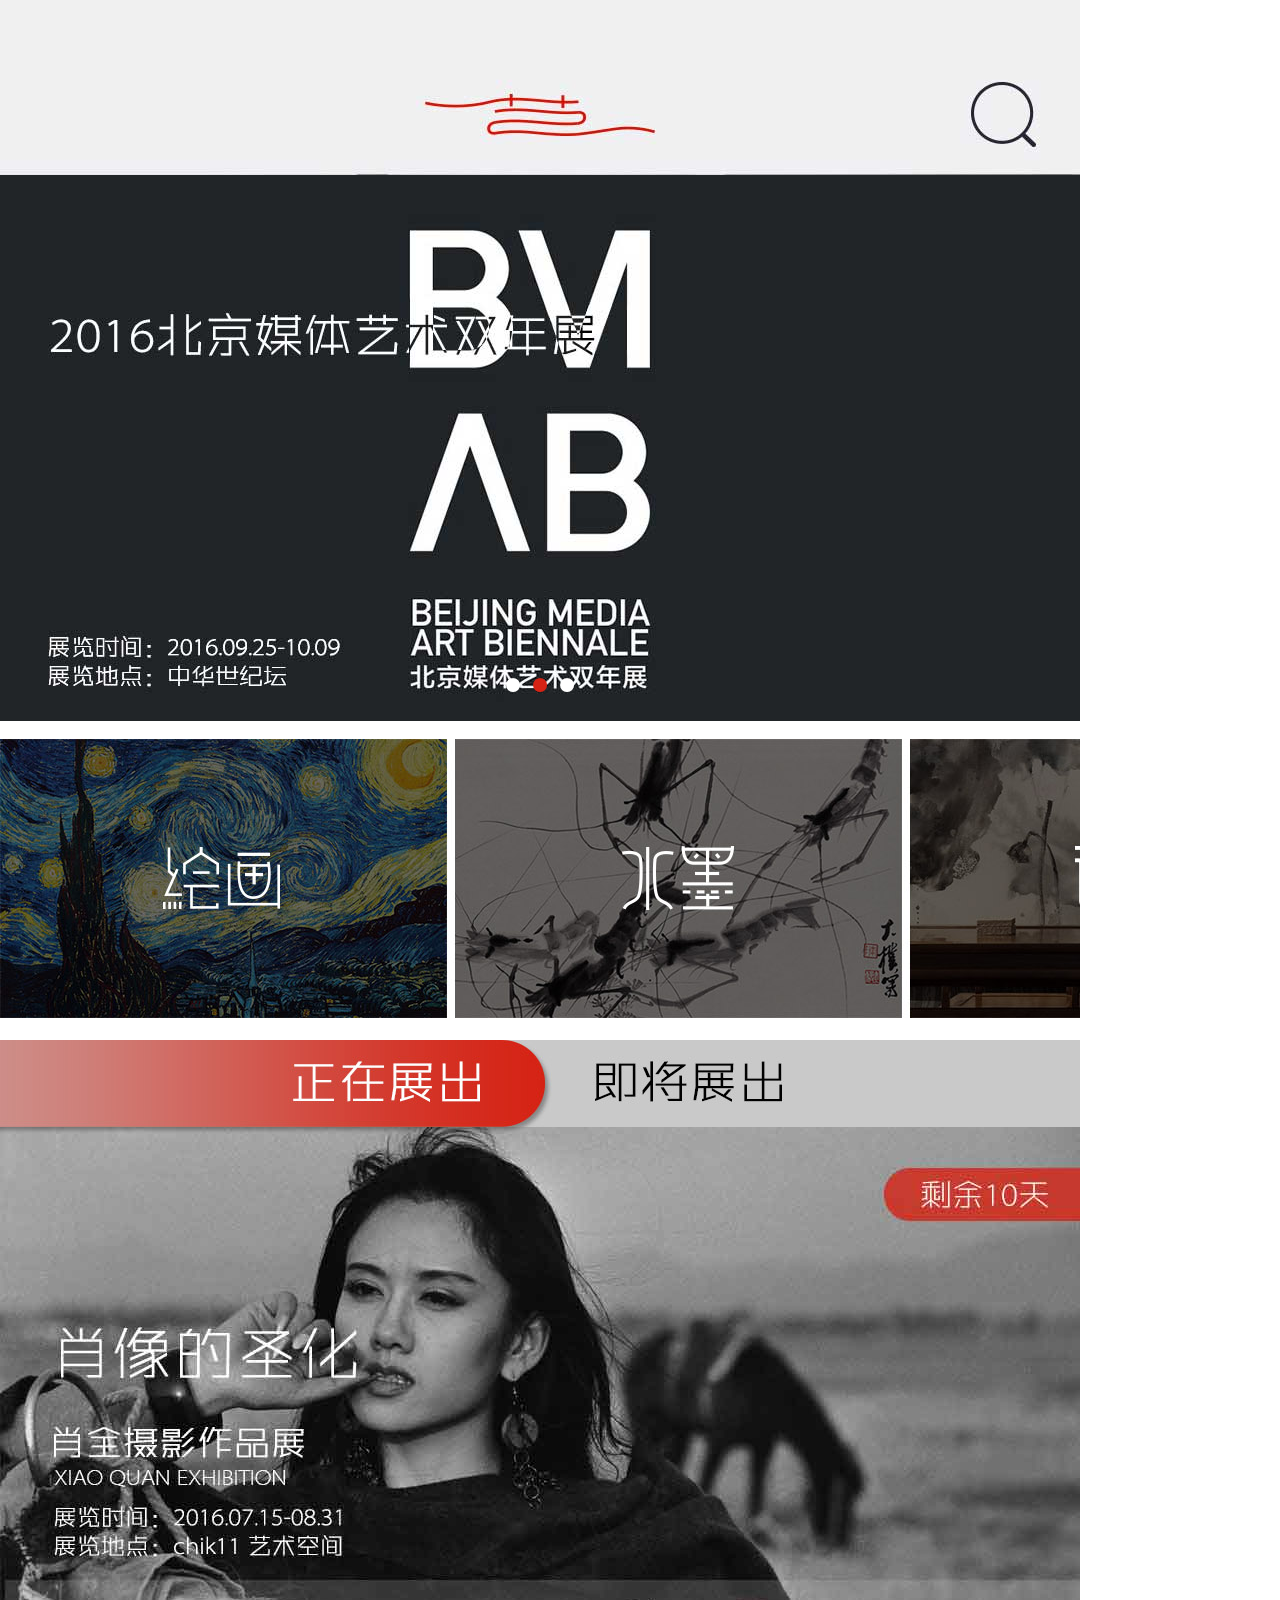
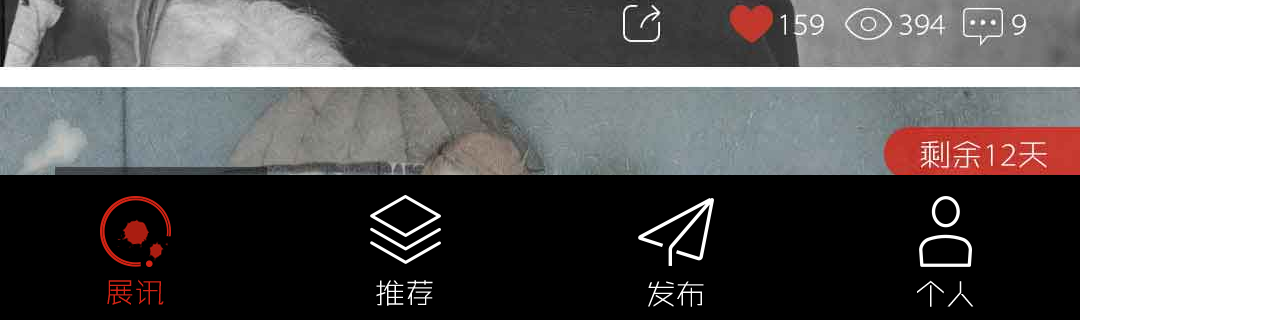
<file: 艺集/原型/登录.html>
﻿<!DOCTYPE html>
<html>
  <head>
    <title>登录</title>
    <meta http-equiv="X-UA-Compatible" content="IE=edge"/>
    <meta http-equiv="content-type" content="text/html; charset=utf-8"/>
    <meta name="viewport" content="width=device-width, initial-scale=0.35"/>
    <meta name="format-detection" content="telephone=no"/>
    <meta name="apple-mobile-web-app-capable" content="yes"/>
    <meta name="apple-mobile-web-app-status-bar-style" content="black-translucent"/>
    <link href="data/apple-touch-icon.png" rel="apple-touch-icon"/>
    <link href="data/startup-ipad-landscape.png" rel="apple-touch-startup-image" media="screen and (min-device-width: 481px) and (max-device-width: 1024px) and (orientation:landscape)"/>
    <link href="data/startup-ipad-portrait.png" rel="apple-touch-startup-image" media="screen and (min-device-width: 481px) and (max-device-width: 1024px) and (orientation:portrait)"/>
    <link href="data/startup-iphone.png" rel="apple-touch-startup-image" media="screen and (max-device-width: 320px)"/>
    <link href="resources/css/jquery-ui-themes.css" type="text/css" rel="stylesheet"/>
    <link href="resources/css/axure_rp_page.css" type="text/css" rel="stylesheet"/>
    <link href="data/styles.css" type="text/css" rel="stylesheet"/>
    <link href="files/登录/styles.css" type="text/css" rel="stylesheet"/>
    <script src="resources/scripts/jquery-1.7.1.min.js"></script>
    <script src="resources/scripts/jquery-ui-1.8.10.custom.min.js"></script>
    <script src="resources/scripts/axure/axQuery.js"></script>
    <script src="resources/scripts/axure/globals.js"></script>
    <script src="resources/scripts/axutils.js"></script>
    <script src="resources/scripts/axure/annotation.js"></script>
    <script src="resources/scripts/axure/axQuery.std.js"></script>
    <script src="resources/scripts/axure/doc.js"></script>
    <script src="data/document.js"></script>
    <script src="resources/scripts/messagecenter.js"></script>
    <script src="resources/scripts/axure/events.js"></script>
    <script src="resources/scripts/axure/recording.js"></script>
    <script src="resources/scripts/axure/action.js"></script>
    <script src="resources/scripts/axure/expr.js"></script>
    <script src="resources/scripts/axure/geometry.js"></script>
    <script src="resources/scripts/axure/flyout.js"></script>
    <script src="resources/scripts/axure/ie.js"></script>
    <script src="resources/scripts/axure/model.js"></script>
    <script src="resources/scripts/axure/repeater.js"></script>
    <script src="resources/scripts/axure/sto.js"></script>
    <script src="resources/scripts/axure/utils.temp.js"></script>
    <script src="resources/scripts/axure/variables.js"></script>
    <script src="resources/scripts/axure/drag.js"></script>
    <script src="resources/scripts/axure/move.js"></script>
    <script src="resources/scripts/axure/visibility.js"></script>
    <script src="resources/scripts/axure/style.js"></script>
    <script src="resources/scripts/axure/adaptive.js"></script>
    <script src="resources/scripts/axure/tree.js"></script>
    <script src="resources/scripts/axure/init.temp.js"></script>
    <script src="files/登录/data.js"></script>
    <script src="resources/scripts/axure/legacy.js"></script>
    <script src="resources/scripts/axure/viewer.js"></script>
    <script src="resources/scripts/axure/math.js"></script>
    <script type="text/javascript">
      $axure.utils.getTransparentGifPath = function() { return 'resources/images/transparent.gif'; };
      $axure.utils.getOtherPath = function() { return 'resources/Other.html'; };
      $axure.utils.getReloadPath = function() { return 'resources/reload.html'; };
    </script>
  </head>
  <body>
    <div id="base" class="">

      <!-- denglu (Dynamic Panel) -->
      <div id="u57" class="ax_default" data-label="denglu">
        <div id="u57_state0" class="panel_state" data-label="State2">
          <div id="u57_state0_content" class="panel_state_content">

            <!-- Unnamed (Rectangle) -->
            <div id="u58" class="ax_default shape">
              <img id="u58_img" class="img " src="images/登录/u58.png"/>
              <!-- Unnamed () -->
              <div id="u59" class="text" style="display: none; visibility: hidden">
                <p><span></span></p>
              </div>
            </div>

            <!-- banner (Dynamic Panel) -->
            <div id="u60" class="ax_default" data-label="banner">
              <div id="u60_state0" class="panel_state" data-label="State1">
                <div id="u60_state0_content" class="panel_state_content">

                  <!-- Unnamed (Dynamic Panel) -->
                  <div id="u61" class="ax_default">
                    <div id="u61_state0" class="panel_state" data-label="State1">
                      <div id="u61_state0_content" class="panel_state_content">

                        <!-- Unnamed (Image) -->
                        <div id="u62" class="ax_default image">
                          <img id="u62_img" class="img " src="images/登录/u62.jpg"/>
                          <!-- Unnamed () -->
                          <div id="u63" class="text" style="display: none; visibility: hidden">
                            <p><span></span></p>
                          </div>
                        </div>
                      </div>
                    </div>
                  </div>
                </div>
              </div>
              <div id="u60_state1" class="panel_state" data-label="State2">
                <div id="u60_state1_content" class="panel_state_content">

                  <!-- Unnamed (Dynamic Panel) -->
                  <div id="u64" class="ax_default">
                    <div id="u64_state0" class="panel_state" data-label="State1">
                      <div id="u64_state0_content" class="panel_state_content">

                        <!-- Unnamed (Image) -->
                        <div id="u65" class="ax_default image">
                          <img id="u65_img" class="img " src="images/登录/u65.jpg"/>
                          <!-- Unnamed () -->
                          <div id="u66" class="text" style="display: none; visibility: hidden">
                            <p><span></span></p>
                          </div>
                        </div>
                      </div>
                    </div>
                  </div>
                </div>
              </div>
              <div id="u60_state2" class="panel_state" data-label="State3">
                <div id="u60_state2_content" class="panel_state_content">

                  <!-- Unnamed (Dynamic Panel) -->
                  <div id="u67" class="ax_default">
                    <div id="u67_state0" class="panel_state" data-label="State1">
                      <div id="u67_state0_content" class="panel_state_content">

                        <!-- Unnamed (Image) -->
                        <div id="u68" class="ax_default image">
                          <img id="u68_img" class="img " src="images/登录/u68.jpg"/>
                          <!-- Unnamed () -->
                          <div id="u69" class="text" style="display: none; visibility: hidden">
                            <p><span></span></p>
                          </div>
                        </div>
                      </div>
                    </div>
                  </div>
                </div>
              </div>
            </div>

            <!-- 三个圆点 (Dynamic Panel) -->
            <div id="u70" class="ax_default" data-label="三个圆点">
              <div id="u70_state0" class="panel_state" data-label="State1">
                <div id="u70_state0_content" class="panel_state_content">

                  <!-- Unnamed (Rectangle) -->
                  <div id="u71" class="ax_default shape">
                    <img id="u71_img" class="img " src="images/登录/u71.png"/>
                    <!-- Unnamed () -->
                    <div id="u72" class="text" style="display: none; visibility: hidden">
                      <p><span></span></p>
                    </div>
                  </div>

                  <!-- Unnamed (Rectangle) -->
                  <div id="u73" class="ax_default shape">
                    <img id="u73_img" class="img " src="images/登录/u73.png"/>
                    <!-- Unnamed () -->
                    <div id="u74" class="text" style="display: none; visibility: hidden">
                      <p><span></span></p>
                    </div>
                  </div>

                  <!-- Unnamed (Rectangle) -->
                  <div id="u75" class="ax_default shape">
                    <img id="u75_img" class="img " src="images/登录/u71.png"/>
                    <!-- Unnamed () -->
                    <div id="u76" class="text" style="display: none; visibility: hidden">
                      <p><span></span></p>
                    </div>
                  </div>
                </div>
              </div>
              <div id="u70_state1" class="panel_state" data-label="State2">
                <div id="u70_state1_content" class="panel_state_content">

                  <!-- Unnamed (Rectangle) -->
                  <div id="u77" class="ax_default shape">
                    <img id="u77_img" class="img " src="images/登录/u73.png"/>
                    <!-- Unnamed () -->
                    <div id="u78" class="text" style="display: none; visibility: hidden">
                      <p><span></span></p>
                    </div>
                  </div>

                  <!-- Unnamed (Rectangle) -->
                  <div id="u79" class="ax_default shape">
                    <img id="u79_img" class="img " src="images/登录/u71.png"/>
                    <!-- Unnamed () -->
                    <div id="u80" class="text" style="display: none; visibility: hidden">
                      <p><span></span></p>
                    </div>
                  </div>

                  <!-- Unnamed (Rectangle) -->
                  <div id="u81" class="ax_default shape">
                    <img id="u81_img" class="img " src="images/登录/u71.png"/>
                    <!-- Unnamed () -->
                    <div id="u82" class="text" style="display: none; visibility: hidden">
                      <p><span></span></p>
                    </div>
                  </div>
                </div>
              </div>
              <div id="u70_state2" class="panel_state" data-label="State3">
                <div id="u70_state2_content" class="panel_state_content">

                  <!-- Unnamed (Rectangle) -->
                  <div id="u83" class="ax_default shape">
                    <img id="u83_img" class="img " src="images/登录/u71.png"/>
                    <!-- Unnamed () -->
                    <div id="u84" class="text" style="display: none; visibility: hidden">
                      <p><span></span></p>
                    </div>
                  </div>

                  <!-- Unnamed (Rectangle) -->
                  <div id="u85" class="ax_default shape">
                    <img id="u85_img" class="img " src="images/登录/u71.png"/>
                    <!-- Unnamed () -->
                    <div id="u86" class="text" style="display: none; visibility: hidden">
                      <p><span></span></p>
                    </div>
                  </div>

                  <!-- Unnamed (Rectangle) -->
                  <div id="u87" class="ax_default shape">
                    <img id="u87_img" class="img " src="images/登录/u73.png"/>
                    <!-- Unnamed () -->
                    <div id="u88" class="text" style="display: none; visibility: hidden">
                      <p><span></span></p>
                    </div>
                  </div>
                </div>
              </div>
            </div>

            <!-- times (Dynamic Panel) -->
            <div id="u89" class="ax_default" data-label="times">
              <div id="u89_state0" class="panel_state" data-label="State1">
                <div id="u89_state0_content" class="panel_state_content">

                  <!-- Unnamed (Rectangle) -->
                  <div id="u90" class="ax_default heading_1">
                    <div id="u90_div" class=""></div>
                    <!-- Unnamed () -->
                    <div id="u91" class="text" style="visibility: visible;">
                      <p><span>Heading 1</span></p>
                    </div>
                  </div>
                </div>
              </div>
              <div id="u89_state1" class="panel_state" data-label="State2">
                <div id="u89_state1_content" class="panel_state_content">

                  <!-- Unnamed (Rectangle) -->
                  <div id="u92" class="ax_default heading_2">
                    <div id="u92_div" class=""></div>
                    <!-- Unnamed () -->
                    <div id="u93" class="text" style="visibility: visible;">
                      <p><span>Heading 2</span></p>
                    </div>
                  </div>
                </div>
              </div>
            </div>

            <!-- fenleilan (Dynamic Panel) -->
            <div id="u94" class="ax_default" data-label="fenleilan">
              <div id="u94_state0" class="panel_state" data-label="State">
                <div id="u94_state0_content" class="panel_state_content">

                  <!-- Unnamed (Rectangle) -->
                  <div id="u95" class="ax_default shape">
                    <img id="u95_img" class="img " src="images/登录/u95.png"/>
                    <!-- Unnamed () -->
                    <div id="u96" class="text" style="display: none; visibility: hidden">
                      <p><span></span></p>
                    </div>
                  </div>

                  <!-- Unnamed (Image) -->
                  <div id="u97" class="ax_default image">
                    <img id="u97_img" class="img " src="images/登录/u97.jpg"/>
                    <!-- Unnamed () -->
                    <div id="u98" class="text" style="display: none; visibility: hidden">
                      <p><span></span></p>
                    </div>
                  </div>

                  <!-- Unnamed (Image) -->
                  <div id="u99" class="ax_default image">
                    <img id="u99_img" class="img " src="images/登录/u97.jpg"/>
                    <!-- Unnamed () -->
                    <div id="u100" class="text" style="display: none; visibility: hidden">
                      <p><span></span></p>
                    </div>
                  </div>

                  <!-- Unnamed (Hot Spot) -->
                  <div id="u101" class="ax_default">
                  </div>

                  <!-- Unnamed (Hot Spot) -->
                  <div id="u102" class="ax_default">
                  </div>

                  <!-- Unnamed (Hot Spot) -->
                  <div id="u103" class="ax_default">
                  </div>

                  <!-- Unnamed (Hot Spot) -->
                  <div id="u104" class="ax_default">
                  </div>

                  <!-- Unnamed (Hot Spot) -->
                  <div id="u105" class="ax_default">
                  </div>

                  <!-- Unnamed (Hot Spot) -->
                  <div id="u106" class="ax_default">
                  </div>

                  <!-- Unnamed (Hot Spot) -->
                  <div id="u107" class="ax_default">
                  </div>

                  <!-- Unnamed (Hot Spot) -->
                  <div id="u108" class="ax_default">
                  </div>

                  <!-- Unnamed (Hot Spot) -->
                  <div id="u109" class="ax_default">
                  </div>

                  <!-- Unnamed (Hot Spot) -->
                  <div id="u110" class="ax_default">
                  </div>

                  <!-- Unnamed (Hot Spot) -->
                  <div id="u111" class="ax_default">
                  </div>

                  <!-- Unnamed (Hot Spot) -->
                  <div id="u112" class="ax_default">
                  </div>
                </div>
              </div>
            </div>

            <!-- zhan xun (Dynamic Panel) -->
            <div id="u113" class="ax_default" data-label="zhan xun">
              <div id="u113_state0" class="panel_state" data-label="State1">
                <div id="u113_state0_content" class="panel_state_content">

                  <!-- zhengzai zhan (Dynamic Panel) -->
                  <div id="u114" class="ax_default" data-label="zhengzai zhan">
                    <div id="u114_state0" class="panel_state" data-label="State1">
                      <div id="u114_state0_content" class="panel_state_content">

                        <!-- Unnamed (Image) -->
                        <div id="u115" class="ax_default image">
                          <img id="u115_img" class="img " src="images/登录/u115.jpg"/>
                          <!-- Unnamed () -->
                          <div id="u116" class="text" style="display: none; visibility: hidden">
                            <p><span></span></p>
                          </div>
                        </div>

                        <!-- Unnamed (Hot Spot) -->
                        <div id="u117" class="ax_default">
                        </div>

                        <!-- Unnamed (Hot Spot) -->
                        <div id="u118" class="ax_default">
                        </div>
                      </div>
                    </div>
                  </div>
                </div>
              </div>
              <div id="u113_state1" class="panel_state" data-label="State2">
                <div id="u113_state1_content" class="panel_state_content">

                  <!-- jian zhan (Dynamic Panel) -->
                  <div id="u119" class="ax_default" data-label="jian zhan">
                    <div id="u119_state0" class="panel_state" data-label="State1">
                      <div id="u119_state0_content" class="panel_state_content">

                        <!-- Unnamed (Image) -->
                        <div id="u120" class="ax_default image">
                          <img id="u120_img" class="img " src="images/登录/u120.jpg"/>
                          <!-- Unnamed () -->
                          <div id="u121" class="text" style="display: none; visibility: hidden">
                            <p><span></span></p>
                          </div>
                        </div>

                        <!-- Unnamed (Hot Spot) -->
                        <div id="u122" class="ax_default">
                        </div>
                      </div>
                    </div>
                  </div>
                </div>
              </div>
            </div>

            <!-- tiao  (Dynamic Panel) -->
            <div id="u123" class="ax_default" data-label="tiao ">
              <div id="u123_state0" class="panel_state" data-label="State1">
                <div id="u123_state0_content" class="panel_state_content">

                  <!-- Unnamed (Image) -->
                  <div id="u124" class="ax_default image">
                    <img id="u124_img" class="img " src="images/登录/u124.jpg"/>
                    <!-- Unnamed () -->
                    <div id="u125" class="text" style="display: none; visibility: hidden">
                      <p><span></span></p>
                    </div>
                  </div>

                  <!-- Unnamed (Hot Spot) -->
                  <div id="u126" class="ax_default">
                  </div>
                </div>
              </div>
              <div id="u123_state1" class="panel_state" data-label="State2">
                <div id="u123_state1_content" class="panel_state_content">

                  <!-- Unnamed (Image) -->
                  <div id="u127" class="ax_default image">
                    <img id="u127_img" class="img " src="images/登录/u127.jpg"/>
                    <!-- Unnamed () -->
                    <div id="u128" class="text" style="display: none; visibility: hidden">
                      <p><span></span></p>
                    </div>
                  </div>

                  <!-- Unnamed (Hot Spot) -->
                  <div id="u129" class="ax_default">
                  </div>
                </div>
              </div>
            </div>

            <!-- Unnamed (Image) -->
            <div id="u130" class="ax_default image">
              <img id="u130_img" class="img " src="images/登录/u130.jpg"/>
              <!-- Unnamed () -->
              <div id="u131" class="text" style="display: none; visibility: hidden">
                <p><span></span></p>
              </div>
            </div>

            <!-- icon  tui (Image) -->
            <div id="u132" class="ax_default image" data-label="icon&nbsp; tui">
              <img id="u132_img" class="img " src="images/登录/icon__tui_u132.png"/>
              <!-- Unnamed () -->
              <div id="u133" class="text" style="display: none; visibility: hidden">
                <p><span></span></p>
              </div>
            </div>

            <!-- icon  fa (Image) -->
            <div id="u134" class="ax_default image" data-label="icon&nbsp; fa">
              <img id="u134_img" class="img " src="images/登录/icon__fa_u134.png"/>
              <!-- Unnamed () -->
              <div id="u135" class="text" style="display: none; visibility: hidden">
                <p><span></span></p>
              </div>
            </div>

            <!-- icon  ge (Image) -->
            <div id="u136" class="ax_default image" data-label="icon&nbsp; ge">
              <img id="u136_img" class="img " src="images/登录/icon__ge_u136.png"/>
              <!-- Unnamed () -->
              <div id="u137" class="text" style="display: none; visibility: hidden">
                <p><span></span></p>
              </div>
            </div>

            <!-- icon  zhan (Image) -->
            <div id="u138" class="ax_default image" data-label="icon&nbsp; zhan">
              <img id="u138_img" class="img " src="images/登录/icon__zhan_u138.png"/>
              <!-- Unnamed () -->
              <div id="u139" class="text" style="display: none; visibility: hidden">
                <p><span></span></p>
              </div>
            </div>

            <!-- icon  zhan  2 (Image) -->
            <div id="u140" class="ax_default image ax_default_hidden" data-label="icon&nbsp; zhan&nbsp; 2" style="display: none; visibility: hidden">
              <img id="u140_img" class="img " src="images/登录/icon__zhan__2_u140.png"/>
              <!-- Unnamed () -->
              <div id="u141" class="text" style="display: none; visibility: hidden">
                <p><span></span></p>
              </div>
            </div>

            <!-- icon  tui 2 (Image) -->
            <div id="u142" class="ax_default image ax_default_hidden" data-label="icon&nbsp; tui 2" style="display: none; visibility: hidden">
              <img id="u142_img" class="img " src="images/登录/icon__tui_2_u142.png"/>
              <!-- Unnamed () -->
              <div id="u143" class="text" style="display: none; visibility: hidden">
                <p><span></span></p>
              </div>
            </div>

            <!-- Unnamed (Hot Spot) -->
            <div id="u144" class="ax_default">
            </div>

            <!-- icon  fa  2 (Image) -->
            <div id="u145" class="ax_default image ax_default_hidden" data-label="icon&nbsp; fa&nbsp; 2" style="display: none; visibility: hidden">
              <img id="u145_img" class="img " src="images/登录/icon__fa__2_u145.png"/>
              <!-- Unnamed () -->
              <div id="u146" class="text" style="display: none; visibility: hidden">
                <p><span></span></p>
              </div>
            </div>

            <!-- Unnamed (Hot Spot) -->
            <div id="u147" class="ax_default">
            </div>

            <!-- icon  ge  2 (Image) -->
            <div id="u148" class="ax_default image ax_default_hidden" data-label="icon&nbsp; ge&nbsp; 2" style="display: none; visibility: hidden">
              <img id="u148_img" class="img " src="images/登录/icon__ge__2_u148.png"/>
              <!-- Unnamed () -->
              <div id="u149" class="text" style="display: none; visibility: hidden">
                <p><span></span></p>
              </div>
            </div>

            <!-- Unnamed (Hot Spot) -->
            <div id="u150" class="ax_default">
            </div>

            <!-- Unnamed (Image) -->
            <div id="u151" class="ax_default image">
              <img id="u151_img" class="img " src="images/登录/u151.jpg"/>
              <!-- Unnamed () -->
              <div id="u152" class="text" style="display: none; visibility: hidden">
                <p><span></span></p>
              </div>
            </div>

            <!-- Unnamed (Hot Spot) -->
            <div id="u153" class="ax_default">
            </div>

            <!-- sou  suo (Dynamic Panel) -->
            <div id="u154" class="ax_default" data-label="sou&nbsp; suo">
              <div id="u154_state0" class="panel_state" data-label="State1">
                <div id="u154_state0_content" class="panel_state_content">

                  <!-- Unnamed (Image) -->
                  <div id="u155" class="ax_default image">
                    <img id="u155_img" class="img " src="images/登录/u155.jpg"/>
                    <!-- Unnamed () -->
                    <div id="u156" class="text" style="display: none; visibility: hidden">
                      <p><span></span></p>
                    </div>
                  </div>

                  <!-- bai (Rectangle) -->
                  <div id="u157" class="ax_default shape" data-label="bai">
                    <img id="u157_img" class="img " src="images/登录/bai_u157.png"/>
                    <!-- Unnamed () -->
                    <div id="u158" class="text" style="display: none; visibility: hidden">
                      <p><span></span></p>
                    </div>
                  </div>

                  <!-- sou shu ru  (Text Field) -->
                  <div id="u159" class="ax_default text_field ax_default_hidden" data-label="sou shu ru " style="display: none; visibility: hidden">
                    <input id="u159_input" type="text" value=""/>
                  </div>

                  <!-- Unnamed (Hot Spot) -->
                  <div id="u160" class="ax_default">
                  </div>

                  <!-- Unnamed (Hot Spot) -->
                  <div id="u161" class="ax_default">
                  </div>
                </div>
              </div>
              <div id="u154_state1" class="panel_state" data-label="State2">
                <div id="u154_state1_content" class="panel_state_content">

                  <!-- Unnamed (Image) -->
                  <div id="u162" class="ax_default image">
                    <img id="u162_img" class="img " src="images/登录/u162.jpg"/>
                    <!-- Unnamed () -->
                    <div id="u163" class="text" style="display: none; visibility: hidden">
                      <p><span></span></p>
                    </div>
                  </div>

                  <!-- Unnamed (Hot Spot) -->
                  <div id="u164" class="ax_default">
                  </div>
                </div>
              </div>
            </div>
          </div>
        </div>
        <div id="u57_state1" class="panel_state" data-label="State3 fen">
          <div id="u57_state1_content" class="panel_state_content">

            <!-- youhua gun (Dynamic Panel) -->
            <div id="u165" class="ax_default" data-label="youhua gun">
              <div id="u165_state0" class="panel_state" data-label="State1">
                <div id="u165_state0_content" class="panel_state_content">

                  <!-- Unnamed (Image) -->
                  <div id="u166" class="ax_default image">
                    <img id="u166_img" class="img " src="images/登录/u166.jpg"/>
                    <!-- Unnamed () -->
                    <div id="u167" class="text" style="display: none; visibility: hidden">
                      <p><span></span></p>
                    </div>
                  </div>
                </div>
              </div>
            </div>

            <!-- Unnamed (Image) -->
            <div id="u168" class="ax_default image">
              <img id="u168_img" class="img " src="images/登录/u168.jpg"/>
              <!-- Unnamed () -->
              <div id="u169" class="text" style="display: none; visibility: hidden">
                <p><span></span></p>
              </div>
            </div>

            <!-- Unnamed (Image) -->
            <div id="u170" class="ax_default image">
              <img id="u170_img" class="img " src="images/登录/u170.jpg"/>
              <!-- Unnamed () -->
              <div id="u171" class="text" style="display: none; visibility: hidden">
                <p><span></span></p>
              </div>
            </div>

            <!-- Unnamed (Hot Spot) -->
            <div id="u172" class="ax_default">
            </div>
          </div>
        </div>
        <div id="u57_state2" class="panel_state" data-label="State4">
          <div id="u57_state2_content" class="panel_state_content">

            <!-- shuimo gun (Dynamic Panel) -->
            <div id="u173" class="ax_default" data-label="shuimo gun">
              <div id="u173_state0" class="panel_state" data-label="State1">
                <div id="u173_state0_content" class="panel_state_content">

                  <!-- Unnamed (Image) -->
                  <div id="u174" class="ax_default image">
                    <img id="u174_img" class="img " src="images/登录/u174.jpg"/>
                    <!-- Unnamed () -->
                    <div id="u175" class="text" style="display: none; visibility: hidden">
                      <p><span></span></p>
                    </div>
                  </div>
                </div>
              </div>
            </div>

            <!-- Unnamed (Image) -->
            <div id="u176" class="ax_default image">
              <img id="u176_img" class="img " src="images/登录/u168.jpg"/>
              <!-- Unnamed () -->
              <div id="u177" class="text" style="display: none; visibility: hidden">
                <p><span></span></p>
              </div>
            </div>

            <!-- Unnamed (Image) -->
            <div id="u178" class="ax_default image">
              <img id="u178_img" class="img " src="images/登录/u178.jpg"/>
              <!-- Unnamed () -->
              <div id="u179" class="text" style="display: none; visibility: hidden">
                <p><span></span></p>
              </div>
            </div>

            <!-- Unnamed (Hot Spot) -->
            <div id="u180" class="ax_default">
            </div>
          </div>
        </div>
        <div id="u57_state3" class="panel_state" data-label="State5">
          <div id="u57_state3_content" class="panel_state_content">

            <!-- Unnamed (Image) -->
            <div id="u181" class="ax_default image">
              <img id="u181_img" class="img " src="images/登录/u181.jpg"/>
              <!-- Unnamed () -->
              <div id="u182" class="text" style="display: none; visibility: hidden">
                <p><span></span></p>
              </div>
            </div>

            <!-- Unnamed (Hot Spot) -->
            <div id="u183" class="ax_default">
            </div>
          </div>
        </div>
        <div id="u57_state4" class="panel_state" data-label="State6">
          <div id="u57_state4_content" class="panel_state_content">

            <!-- Unnamed (Image) -->
            <div id="u184" class="ax_default image">
              <img id="u184_img" class="img " src="images/登录/u184.jpg"/>
              <!-- Unnamed () -->
              <div id="u185" class="text" style="display: none; visibility: hidden">
                <p><span></span></p>
              </div>
            </div>

            <!-- Unnamed (Hot Spot) -->
            <div id="u186" class="ax_default">
            </div>
          </div>
        </div>
        <div id="u57_state5" class="panel_state" data-label="State7">
          <div id="u57_state5_content" class="panel_state_content">

            <!-- Unnamed (Image) -->
            <div id="u187" class="ax_default image">
              <img id="u187_img" class="img " src="images/登录/u187.jpg"/>
              <!-- Unnamed () -->
              <div id="u188" class="text" style="display: none; visibility: hidden">
                <p><span></span></p>
              </div>
            </div>

            <!-- Unnamed (Hot Spot) -->
            <div id="u189" class="ax_default">
            </div>
          </div>
        </div>
        <div id="u57_state6" class="panel_state" data-label="State8">
          <div id="u57_state6_content" class="panel_state_content">

            <!-- Unnamed (Image) -->
            <div id="u190" class="ax_default image">
              <img id="u190_img" class="img " src="images/登录/u190.jpg"/>
              <!-- Unnamed () -->
              <div id="u191" class="text" style="display: none; visibility: hidden">
                <p><span></span></p>
              </div>
            </div>

            <!-- Unnamed (Hot Spot) -->
            <div id="u192" class="ax_default">
            </div>
          </div>
        </div>
        <div id="u57_state7" class="panel_state" data-label="State3&nbsp; xiao quan">
          <div id="u57_state7_content" class="panel_state_content">

            <!-- xiao quan g (Dynamic Panel) -->
            <div id="u193" class="ax_default" data-label="xiao quan g">
              <div id="u193_state0" class="panel_state" data-label="State1">
                <div id="u193_state0_content" class="panel_state_content">

                  <!-- Unnamed (Image) -->
                  <div id="u194" class="ax_default image">
                    <img id="u194_img" class="img " src="images/登录/u194.jpg"/>
                    <!-- Unnamed () -->
                    <div id="u195" class="text" style="display: none; visibility: hidden">
                      <p><span></span></p>
                    </div>
                  </div>
                </div>
              </div>
            </div>

            <!-- Unnamed (Image) -->
            <div id="u196" class="ax_default image">
              <img id="u196_img" class="img " src="images/登录/u196.png"/>
              <!-- Unnamed () -->
              <div id="u197" class="text" style="display: none; visibility: hidden">
                <p><span></span></p>
              </div>
            </div>

            <!-- Unnamed (Hot Spot) -->
            <div id="u198" class="ax_default">
            </div>

            <!-- Unnamed (Image) -->
            <div id="u199" class="ax_default image">
              <img id="u199_img" class="img " src="images/登录/u199.jpg"/>
              <!-- Unnamed () -->
              <div id="u200" class="text" style="display: none; visibility: hidden">
                <p><span></span></p>
              </div>
            </div>

            <!-- hei xin (Image) -->
            <div id="u201" class="ax_default image" data-label="hei xin">
              <img id="u201_img" class="img " src="images/登录/hei_xin_u201.jpg"/>
              <!-- Unnamed () -->
              <div id="u202" class="text" style="display: none; visibility: hidden">
                <p><span></span></p>
              </div>
            </div>

            <!-- Unnamed (Hot Spot) -->
            <div id="u203" class="ax_default">
            </div>

            <!-- Unnamed (Hot Spot) -->
            <div id="u204" class="ax_default">
            </div>

            <!-- di tu (Dynamic Panel) -->
            <div id="u205" class="ax_default" data-label="di tu">
              <div id="u205_state0" class="panel_state" data-label="State1">
                <div id="u205_state0_content" class="panel_state_content">

                  <!-- Unnamed (Image) -->
                  <div id="u206" class="ax_default image">
                    <img id="u206_img" class="img " src="images/登录/u206.jpg"/>
                    <!-- Unnamed () -->
                    <div id="u207" class="text" style="display: none; visibility: hidden">
                      <p><span></span></p>
                    </div>
                  </div>

                  <!-- Unnamed (Hot Spot) -->
                  <div id="u208" class="ax_default">
                  </div>
                </div>
              </div>
            </div>

            <!-- deng  xiang (Rectangle) -->
            <div id="u209" class="ax_default shape ax_default_hidden" data-label="deng&nbsp; xiang" style="display: none; visibility: hidden">
              <img id="u209_img" class="img " src="images/登录/deng__xiang_u209.png"/>
              <!-- Unnamed () -->
              <div id="u210" class="text" style="display: none; visibility: hidden">
                <p><span></span></p>
              </div>
            </div>

            <!-- Unnamed (Hot Spot) -->
            <div id="u211" class="ax_default">
            </div>

            <!-- fen xiang  (Dynamic Panel) -->
            <div id="u212" class="ax_default" data-label="fen xiang ">
              <div id="u212_state0" class="panel_state" data-label="State1">
                <div id="u212_state0_content" class="panel_state_content">

                  <!-- Unnamed (Image) -->
                  <div id="u213" class="ax_default image">
                    <img id="u213_img" class="img " src="images/登录/u213.jpg"/>
                    <!-- Unnamed () -->
                    <div id="u214" class="text" style="display: none; visibility: hidden">
                      <p><span></span></p>
                    </div>
                  </div>

                  <!-- Unnamed (Hot Spot) -->
                  <div id="u215" class="ax_default">
                  </div>
                </div>
              </div>
            </div>

            <!-- Unnamed (Hot Spot) -->
            <div id="u216" class="ax_default">
            </div>

            <!-- ping  lun (Dynamic Panel) -->
            <div id="u217" class="ax_default" data-label="ping&nbsp; lun">
              <div id="u217_state0" class="panel_state" data-label="State1">
                <div id="u217_state0_content" class="panel_state_content">

                  <!-- Unnamed (Image) -->
                  <div id="u218" class="ax_default image">
                    <img id="u218_img" class="img " src="images/登录/u218.jpg"/>
                    <!-- Unnamed () -->
                    <div id="u219" class="text" style="display: none; visibility: hidden">
                      <p><span></span></p>
                    </div>
                  </div>

                  <!-- Unnamed (Hot Spot) -->
                  <div id="u220" class="ax_default">
                  </div>
                </div>
              </div>
            </div>
          </div>
        </div>
        <div id="u57_state8" class="panel_state" data-label="State9&nbsp; bian nian shi">
          <div id="u57_state8_content" class="panel_state_content">

            <!-- bian nian shi  (Dynamic Panel) -->
            <div id="u221" class="ax_default" data-label="bian nian shi ">
              <div id="u221_state0" class="panel_state" data-label="State1">
                <div id="u221_state0_content" class="panel_state_content">

                  <!-- Unnamed (Rectangle) -->
                  <div id="u222" class="ax_default shape">
                    <img id="u222_img" class="img " src="images/登录/u222.png"/>
                    <!-- Unnamed () -->
                    <div id="u223" class="text" style="display: none; visibility: hidden">
                      <p><span></span></p>
                    </div>
                  </div>

                  <!-- Unnamed (Image) -->
                  <div id="u224" class="ax_default image">
                    <img id="u224_img" class="img " src="images/登录/u224.jpg"/>
                    <!-- Unnamed () -->
                    <div id="u225" class="text" style="display: none; visibility: hidden">
                      <p><span></span></p>
                    </div>
                  </div>
                </div>
              </div>
            </div>

            <!-- Unnamed (Image) -->
            <div id="u226" class="ax_default image">
              <img id="u226_img" class="img " src="images/登录/u196.png"/>
              <!-- Unnamed () -->
              <div id="u227" class="text" style="display: none; visibility: hidden">
                <p><span></span></p>
              </div>
            </div>

            <!-- Unnamed (Hot Spot) -->
            <div id="u228" class="ax_default">
            </div>

            <!-- Unnamed (Image) -->
            <div id="u229" class="ax_default image">
              <img id="u229_img" class="img " src="images/登录/u199.jpg"/>
              <!-- Unnamed () -->
              <div id="u230" class="text" style="display: none; visibility: hidden">
                <p><span></span></p>
              </div>
            </div>

            <!-- deng  xiang (Rectangle) -->
            <div id="u231" class="ax_default shape ax_default_hidden" data-label="deng&nbsp; xiang" style="display: none; visibility: hidden">
              <img id="u231_img" class="img " src="images/登录/deng__xiang_u209.png"/>
              <!-- Unnamed () -->
              <div id="u232" class="text" style="display: none; visibility: hidden">
                <p><span></span></p>
              </div>
            </div>

            <!-- Unnamed (Hot Spot) -->
            <div id="u233" class="ax_default">
            </div>

            <!-- fen xiang  (Dynamic Panel) -->
            <div id="u234" class="ax_default" data-label="fen xiang ">
              <div id="u234_state0" class="panel_state" data-label="State1">
                <div id="u234_state0_content" class="panel_state_content">

                  <!-- Unnamed (Image) -->
                  <div id="u235" class="ax_default image">
                    <img id="u235_img" class="img " src="images/登录/u235.png"/>
                    <!-- Unnamed () -->
                    <div id="u236" class="text" style="display: none; visibility: hidden">
                      <p><span></span></p>
                    </div>
                  </div>
                </div>
              </div>
            </div>

            <!-- di tu (Dynamic Panel) -->
            <div id="u237" class="ax_default" data-label="di tu">
              <div id="u237_state0" class="panel_state" data-label="State1">
                <div id="u237_state0_content" class="panel_state_content">

                  <!-- Unnamed (Image) -->
                  <div id="u238" class="ax_default image">
                    <img id="u238_img" class="img " src="images/登录/u238.jpg"/>
                    <!-- Unnamed () -->
                    <div id="u239" class="text" style="display: none; visibility: hidden">
                      <p><span></span></p>
                    </div>
                  </div>

                  <!-- Unnamed (Hot Spot) -->
                  <div id="u240" class="ax_default">
                  </div>
                </div>
              </div>
              <div id="u237_state1" class="panel_state" data-label="State2">
                <div id="u237_state1_content" class="panel_state_content">

                  <!-- Unnamed (Image) -->
                  <div id="u241" class="ax_default image">
                    <img id="u241_img" class="img " src="images/登录/u218.jpg"/>
                    <!-- Unnamed () -->
                    <div id="u242" class="text" style="display: none; visibility: hidden">
                      <p><span></span></p>
                    </div>
                  </div>

                  <!-- Unnamed (Hot Spot) -->
                  <div id="u243" class="ax_default">
                  </div>
                </div>
              </div>
            </div>

            <!-- Unnamed (Hot Spot) -->
            <div id="u244" class="ax_default">
            </div>
          </div>
        </div>
        <div id="u57_state9" class="panel_state" data-label="State3&nbsp; xiang&nbsp; jing">
          <div id="u57_state9_content" class="panel_state_content">

            <!-- xiang  jing   ge (Dynamic Panel) -->
            <div id="u245" class="ax_default" data-label="xiang&nbsp; jing&nbsp;&nbsp; ge">
              <div id="u245_state0" class="panel_state" data-label="State1">
                <div id="u245_state0_content" class="panel_state_content">

                  <!-- Unnamed (Image) -->
                  <div id="u246" class="ax_default image">
                    <img id="u246_img" class="img " src="images/登录/u246.jpg"/>
                    <!-- Unnamed () -->
                    <div id="u247" class="text" style="display: none; visibility: hidden">
                      <p><span></span></p>
                    </div>
                  </div>
                </div>
              </div>
            </div>

            <!-- Unnamed (Image) -->
            <div id="u248" class="ax_default image">
              <img id="u248_img" class="img " src="images/登录/u196.png"/>
              <!-- Unnamed () -->
              <div id="u249" class="text" style="display: none; visibility: hidden">
                <p><span></span></p>
              </div>
            </div>

            <!-- Unnamed (Hot Spot) -->
            <div id="u250" class="ax_default">
            </div>

            <!-- Unnamed (Image) -->
            <div id="u251" class="ax_default image">
              <img id="u251_img" class="img " src="images/登录/u199.jpg"/>
              <!-- Unnamed () -->
              <div id="u252" class="text" style="display: none; visibility: hidden">
                <p><span></span></p>
              </div>
            </div>

            <!-- hei xin (Image) -->
            <div id="u253" class="ax_default image" data-label="hei xin">
              <img id="u253_img" class="img " src="images/登录/hei_xin_u201.jpg"/>
              <!-- Unnamed () -->
              <div id="u254" class="text" style="display: none; visibility: hidden">
                <p><span></span></p>
              </div>
            </div>

            <!-- deng  xiang 2 (Rectangle) -->
            <div id="u255" class="ax_default shape ax_default_hidden" data-label="deng&nbsp; xiang 2" style="display: none; visibility: hidden">
              <img id="u255_img" class="img " src="images/登录/deng__xiang_u209.png"/>
              <!-- Unnamed () -->
              <div id="u256" class="text" style="display: none; visibility: hidden">
                <p><span></span></p>
              </div>
            </div>

            <!-- fen xiang  (Dynamic Panel) -->
            <div id="u257" class="ax_default" data-label="fen xiang ">
              <div id="u257_state0" class="panel_state" data-label="State1">
                <div id="u257_state0_content" class="panel_state_content">

                  <!-- Unnamed (Image) -->
                  <div id="u258" class="ax_default image">
                    <img id="u258_img" class="img " src="images/登录/u213.jpg"/>
                    <!-- Unnamed () -->
                    <div id="u259" class="text" style="display: none; visibility: hidden">
                      <p><span></span></p>
                    </div>
                  </div>

                  <!-- Unnamed (Hot Spot) -->
                  <div id="u260" class="ax_default">
                  </div>
                </div>
              </div>
            </div>

            <!-- Unnamed (Hot Spot) -->
            <div id="u261" class="ax_default">
            </div>

            <!-- Unnamed (Hot Spot) -->
            <div id="u262" class="ax_default">
            </div>

            <!-- ping  lun (Dynamic Panel) -->
            <div id="u263" class="ax_default" data-label="ping&nbsp; lun">
              <div id="u263_state0" class="panel_state" data-label="State1">
                <div id="u263_state0_content" class="panel_state_content">

                  <!-- Unnamed (Image) -->
                  <div id="u264" class="ax_default image">
                    <img id="u264_img" class="img " src="images/登录/u218.jpg"/>
                    <!-- Unnamed () -->
                    <div id="u265" class="text" style="display: none; visibility: hidden">
                      <p><span></span></p>
                    </div>
                  </div>

                  <!-- Unnamed (Hot Spot) -->
                  <div id="u266" class="ax_default">
                  </div>
                </div>
              </div>
            </div>

            <!-- Unnamed (Hot Spot) -->
            <div id="u267" class="ax_default">
            </div>
          </div>
        </div>
      </div>
    </div>
  </body>
</html>
</file>
<file: yj/css/iconfont-index.css>
@font-face {font-family: "iconfont";
  src: url('iconfont.eot?t=1543305564765'); /* IE9*/
  src: url('iconfont.eot?t=1543305564765#iefix') format('embedded-opentype'), /* IE6-IE8 */
  url('[data-uri]') format('woff'),
  url('iconfont.ttf?t=1543305564765') format('truetype'), /* chrome, firefox, opera, Safari, Android, iOS 4.2+*/
  url('iconfont.svg?t=1543305564765#iconfont') format('svg'); /* iOS 4.1- */
}

.iconfont {
  font-family:"iconfont" !important;
  font-size:16px;
  font-style:normal;
  -webkit-font-smoothing: antialiased;
  -moz-osx-font-smoothing: grayscale;
}

.icon-zuobiaofill:before { content: "\e768"; }

.icon-iconzhucetouxiang:before { content: "\e62d"; }

.icon-tiaoseban:before { content: "\e612"; }
</file>
<file: yj/css/iconfont-index2.css>
@font-face {font-family: "iconfont";
  src: url('iconfont.eot?t=1543330554767'); /* IE9*/
  src: url('iconfont.eot?t=1543330554767#iefix') format('embedded-opentype'), /* IE6-IE8 */
  url('[data-uri]') format('woff'),
  url('iconfont.ttf?t=1543330554767') format('truetype'), /* chrome, firefox, opera, Safari, Android, iOS 4.2+*/
  url('iconfont.svg?t=1543330554767#iconfont') format('svg'); /* iOS 4.1- */
}

.iconfont {
  font-family:"iconfont" !important;
  font-size:16px;
  font-style:normal;
  -webkit-font-smoothing: antialiased;
  -moz-osx-font-smoothing: grayscale;
}

.icon-geren11:before { content: "\e643"; }

.icon-center:before { content: "\e618"; }

.icon-diejia:before { content: "\e63e"; }

.icon-zhifeiji:before { content: "\e681"; }
</file>
<file: yj/css/iconfont-index3.css>
@font-face {font-family: "iconfont";
  src: url('iconfont.eot?t=1543389822182'); /* IE9*/
  src: url('iconfont.eot?t=1543389822182#iefix') format('embedded-opentype'), /* IE6-IE8 */
  url('[data-uri]') format('woff'),
  url('iconfont.ttf?t=1543389822182') format('truetype'), /* chrome, firefox, opera, Safari, Android, iOS 4.2+*/
  url('iconfont.svg?t=1543389822182#iconfont') format('svg'); /* iOS 4.1- */
}

.iconfont {
  font-family:"iconfont" !important;
  font-size:16px;
  font-style:normal;
  -webkit-font-smoothing: antialiased;
  -moz-osx-font-smoothing: grayscale;
}

.icon-xinheart118:before { content: "\e755"; }

.icon-xin:before { content: "\e608"; }

.icon-luxian:before { content: "\e621"; }

.icon-xiajiantou:before { content: "\e611"; }

.icon-xinxi:before { content: "\e617"; }

.icon-fenxiang:before { content: "\e624"; }

.icon-zuojiantou:before { content: "\e6a5"; }

.icon-yanjing:before { content: "\e68c"; }
</file>
<file: yj/css/iconfont-fabu.css>
@font-face {font-family: "iconfont";
  src: url('iconfont.eot?t=1543483280637'); /* IE9*/
  src: url('iconfont.eot?t=1543483280637#iefix') format('embedded-opentype'), /* IE6-IE8 */
  url('[data-uri]') format('woff'),
  url('iconfont.ttf?t=1543483280637') format('truetype'), /* chrome, firefox, opera, Safari, Android, iOS 4.2+*/
  url('iconfont.svg?t=1543483280637#iconfont') format('svg'); /* iOS 4.1- */
}

.iconfont {
  font-family:"iconfont" !important;
  font-size:16px;
  font-style:normal;
  -webkit-font-smoothing: antialiased;
  -moz-osx-font-smoothing: grayscale;
}

.icon-xiangji:before { content: "\e6d3"; }

.icon-tupian:before { content: "\e652"; }

.icon-tianchongxing-:before { content: "\e63c"; }
</file>
<file: yj/css/index.css>
/* 改过 */
html,body{
  height: 100%;
  width: 100%;
}
body{
  font-family:'Arial';
}
.all{
  width: 10.8rem;
  height: auto;
  overflow: hidden;
  position: relative;
}
.wrap{
  width: 10.8rem;
  margin-left: 0rem;
  padding-bottom: 1.45rem;
  padding-top: 1.75rem;
}
header{
  width: 10.8rem;
  height: 1.75rem;
  background-color: #f0f0f2;
  position: fixed;
  top:0rem;
  z-index: 6;
}
header img:first-child{
  position: absolute;
  display: block;
  width: 2.5rem;
  height: 0.6rem;
  top:50%;
  left:50%;
  margin-left: -1.25rem;
}
header img:last-child{
  position: absolute;
  display: block;
  width: 0.65rem;
  height: 0.65rem;
  right:0.44rem;
  bottom:0.27rem;
}
.wrap .swiper-container1{
  width: 10.8rem;
  height: 5.47rem;
  padding-bottom: 0.19rem;
}
.wrap .swiper-container1 img{
  display: block;
  width: 10.8rem;
  height: 5.47rem;
}
.swiper-pagination-bullet{
  background: #fff;
  opacity: 1;
}
.swiper-pagination-bullet-active{
  background:#d7271a;
  opacity: 1;
}
.wrap .swiper-container2{
  width: 10.8rem;
  /* height: 2.79rem; */
  padding-bottom: 0.19em;
  position: absolute;
  top:7.41rem;
  background-color: #fff;
  z-index: 6;
}
.wrap .swiper-container2 img{
  display: block;
  width: 100%;
  /* height: 2.79rem; */
}
.main{
  width: 10.8rem;
  position: relative;
  padding-top: 0.87rem;
}
.main .aa {
  width: 10.8rem;
  height: 0.87rem;
  position: absolute;
  top:0rem;
  z-index: 6;
}
.main .aa a{
  font-size: 0.42rem;
  height: 0.87rem;
  line-height: 0.87rem;
  display: block;
  position: absolute;
  top:0rem;
}
.main .aa a:nth-child(1){
  width: 4.9rem;
  background-color: #c9c9c9;
  padding-left: 5.9rem;
  color:#000;
}
.main-left .aa a:nth-child(2){
  left:0rem;
  width: 2.4rem;
  padding-left: 3rem;
  background: linear-gradient(to top right, #cb8d80 , #d72817); /* 标准的语法 */
  color:#fff;
  border-top-right-radius: 0.435rem;
  border-bottom-right-radius: 0.435rem;
  box-shadow: #888e8c 0.05rem 0.05rem 0.05rem;
}
.main .box{
  width: 10.8rem;
  height: 5.34rem;
  position: relative;
}
.main .box+.box{
  margin-top: 0.2rem;
}
.main .box img{
  display: block;
  width: 10.8rem;
  height: 5.34rem;
}
.main .box1{
  height: 5.41rem;
}
.main .box1 img{
  height: 5.41rem;
}
.main .box .left{
  width: 2rem;
  height: 0.54rem;
  line-height: 0.54rem;
  position: absolute;
  right:0rem;
  background-color: #c6382c;
  font-size: 0.28rem;
  color:#fff;
  top:0.45rem;
  text-align: center;
  border-top-left-radius: 0.27rem;
  border-bottom-left-radius: 0.27rem;
}
.main .box3 .left{
  background-color: #242424;
}
.main .box .list{
  position: absolute;
  bottom:0;
  width: 10.8rem;
  height: 0.87rem;
  display: flex;
  justify-content: flex-end;
  align-items: center;
}
.main .box .list .item{
  display: flex;
  align-items: center;
  margin-right: 0.2rem;
}
.main .box .list .item:last-child{
  margin-right: 0.5rem;
}
.main .box .list .item:first-child{
  margin-right: 0.5rem;
}
.main .box .list .item .iconfont{
  font-size: 0.5rem;
  color:#fff;
}
.main .box .list .item:first-child .iconfont{
  font-size: 0.4rem;
}
.main .box .list .item:nth-child(2) i{
  font-size: 0.54rem;
  color:#fff;
  opacity: 0.8;
}
.main .box .list .item span{
  font-size: 0.28rem;
  color:#fff;
  margin-left: 0.05rem;
}
.active{
  color:#d52315;
}
.main .box .list .item:nth-child(2) .active{
  color:#d52315;
}
.main-right{
  position: absolute;
  top:10.25rem;
  left:10.8rem;
  z-index: 5;
  transition: all 500ms ease;
}
.main-right .aa a:nth-child(1){
  width: 7.8rem;
  background-color: #c9c9c9;
  padding-left: 3rem;
  color:#000;
}
.main-right .aa a:nth-child(2){
  width: 4.84rem;
  padding-left: 0.56rem;
  background: linear-gradient(to top right, #d72817 , #cb8d80); /* 标准的语法 */
  color:#fff;
  border-top-left-radius: 0.435rem;
  border-top-right-radius: 0rem;
  border-bottom-left-radius: 0.435rem;
  border-bottom-right-radius: 0rem;
  box-shadow: #888e8c -0.05rem 0.05rem 0.05rem;
  position: absolute;
  right:0rem;
}
.main-right .box{
  height: 5.41rem;
}
.main-right .box img{
  height: 5.41rem;
}
.main-left{
  margin-left: 0rem;
  margin-top: 2.85rem;
  transition: all 500ms ease;
}


footer{
  width: 10.8rem;
  height: 1.45rem;
  background-color: #000;
  position: fixed;
  bottom:0;
  display: flex;
  justify-content: space-around;
  align-items: center;
  z-index: 10;
}
footer a{
  font-size: 0.3rem;
  color:#fff;
  padding: 0rem 0.2rem;
}
footer a .iconfont{
  display: block;
  font-size: 0.6rem;
  margin-bottom: 0.2rem;
}
footer a:nth-child(3) .iconfont{
  margin-left: -0.04rem;
}
footer a:first-child{
  color:#b41c11;
}


/* 搜索页开始 */
.search{
  width: 10.8rem;
  height: 100%;
  background-color:#fff;
  z-index: 11;
  transition: all 500ms ease;
  position: absolute;
  top:0rem;
  left:10.8rem;
}
.search input[type='text']{
  width: 8.2rem;
  margin: 0 auto;
  display: block;
  margin-top: 0.9rem;
  margin-bottom: 1.2rem;
  border:none;
  outline: none;
  border-radius: 0%;
  background-color: rgba(0,0,0,0);
  border-bottom: 1px solid #4e4d49;
  padding: 0.2rem 0.6rem;
  font-size: 0.28rem;
}
.search .two{
  width: 9.4rem;
  height: 0.45rem;
  display: flex;
  position: absolute;
  left:50%;
  margin-left: -4.7rem;
  top:1rem;
  justify-content: space-between;
  align-items: flex-end;
}
.search .two img{
  width: 0.45rem;
  height: 0.45rem;
}
.search h2{
  margin: 0 auto;
  width: 2.6rem;
  font-size: 0.4rem;
  color:#000;
}
.search .box{
  display: flex;
  justify-content: center;
  margin-top: 0.4rem;
}
.search .box .iconfont{
  color:#d52315;
  font-size: 0.44rem;
}
.search .box span{
  font-size: 0.4rem;
  margin-left: 0.4rem;
  color:#696969;
}
.search .box1{
  margin-top: 1rem;
  align-items: flex-end;
}
/* 绘画页开始 */
.huahua{
  width: 10.8rem;
  height: auto;
  background-color:#fff;
  z-index: 7;
  transition: all 500ms ease;
  position: absolute;
  top:0rem;
  left:10.8rem;
}
.huahua > img {
  display: block;
  width: 10.8rem;
  height: 1.77rem;
}
.huahua .two{
  width: 9.4rem;
  height: 0.45rem;
  display: flex;
  position: absolute;
  left:50%;
  margin-left: -4.7rem;
  top:0.9rem;
  justify-content: space-between;
  align-items: flex-end;
}
.huahua .two img{
  width: 0.45rem;
  height: 0.45rem;
}
.huahua .box{
  width: 10.8rem;
  height: 5.41rem;
  position: relative;
}
.huahua .box+.box{
  margin-top: 0.2rem;
}
.huahua .box img{
  display: block;
  width: 10.8rem;
  height: 5.41rem;
}
.huahua .box1{
  height: 5.34rem;
}
.huahua .box1 img{
  height: 5.34rem;
}
.huahua .box .left{
  width: 2rem;
  height: 0.54rem;
  line-height: 0.54rem;
  position: absolute;
  right:0rem;
  background-color: #c6382c;
  font-size: 0.28rem;
  color:#fff;
  top:0.45rem;
  text-align: center;
  border-top-left-radius: 0.27rem;
  border-bottom-left-radius: 0.27rem;
}
.huahua .box3 .left{
  background-color: #242424;
}
.huahua .box .list{
  position: absolute;
  bottom:0;
  width: 10.8rem;
  height: 0.87rem;
  display: flex;
  justify-content: flex-end;
  align-items: center;
}
.huahua .box .list .item{
  display: flex;
  align-items: center;
  margin-right: 0.2rem;
}
.huahua .box .list .item:last-child{
  margin-right: 0.5rem;
}
.huahua .box .list .item:first-child{
  margin-right: 0.5rem;
}
.huahua .box .list .item .iconfont{
  font-size: 0.5rem;
  color:#fff;
}
.huahua .box .list .item:first-child .iconfont{
  font-size: 0.4rem;
}
.huahua .box .list .item:nth-child(2) i{
  font-size: 0.54rem;
  color:#fff;
  opacity: 0.8;
}
.huahua .box .list .item span{
  font-size: 0.28rem;
  color:#fff;
  margin-left: 0.05rem;
}
.active{
  color:#d52315;
}
.huahua .box .list .item:nth-child(2) .active{
  color:#d52315;
}
/* 绘画页结束 */
/* 水墨页开始 */
.shuimo{
  width: 10.8rem;
  height: auto;
  background-color:#fff;
  z-index: 7;
  transition: all 500ms ease;
  position: absolute;
  top:0rem;
  left:10.8rem;
}
.shuimo > img {
  display: block;
  width: 10.8rem;
  height: 1.76rem;
}
.shuimo .two{
  width: 9.4rem;
  height: 0.45rem;
  display: flex;
  position: absolute;
  left:50%;
  margin-left: -4.7rem;
  top:0.9rem;
  justify-content: space-between;
  align-items: flex-end;
}
.shuimo .two img{
  width: 0.45rem;
  height: 0.45rem;
}
.shuimo .box{
  width: 10.8rem;
  height: 5.34rem;
  position: relative;
}
.shuimo .box+.box{
  margin-top: 0.2rem;
}
.shuimo .box img{
  display: block;
  width: 10.8rem;
  height: 5.34rem;
}
.shuimo .box2{
  height: 5.41rem;
}
.shuimo .box2 img{
  height: 5.41rem;
}
.shuimo .box .left{
  width: 2rem;
  height: 0.54rem;
  line-height: 0.54rem;
  position: absolute;
  right:0rem;
  background-color: #c6382c;
  font-size: 0.28rem;
  color:#fff;
  top:0.45rem;
  text-align: center;
  border-top-left-radius: 0.27rem;
  border-bottom-left-radius: 0.27rem;
}
.shuimo .box3 .left{
  background-color: #242424;
}
.shuimo .box .list{
  position: absolute;
  bottom:0;
  width: 10.8rem;
  height: 0.87rem;
  display: flex;
  justify-content: flex-end;
  align-items: center;
}
.shuimo .box .list .item{
  display: flex;
  align-items: center;
  margin-right: 0.2rem;
}
.shuimo .box .list .item:last-child{
  margin-right: 0.5rem;
}
.shuimo .box .list .item:first-child{
  margin-right: 0.5rem;
}
.shuimo .box .list .item .iconfont{
  font-size: 0.5rem;
  color:#fff;
}
.shuimo .box .list .item:first-child .iconfont{
  font-size: 0.4rem;
}
.shuimo .box .list .item:nth-child(2) i{
  font-size: 0.54rem;
  color:#fff;
  opacity: 0.8;
}
.shuimo .box .list .item span{
  font-size: 0.28rem;
  color:#fff;
  margin-left: 0.05rem;
}
.active{
  color:#d52315;
}
.shuimo .box .list .item:nth-child(2) .active{
  color:#d52315;
}
/* 水墨页结束 */
/* 设计页开始 */
.sheji{
  width: 10.8rem;
  height: auto;
  background-color:#fff;
  z-index: 7;
  transition: all 500ms ease;
  position: absolute;
  top:0rem;
  left:10.8rem;
}
.sheji > img {
  display: block;
  width: 10.8rem;
  height: 1.76rem;
}
.sheji .two{
  width: 9.4rem;
  height: 0.45rem;
  display: flex;
  position: absolute;
  left:50%;
  margin-left: -4.7rem;
  top:0.9rem;
  justify-content: space-between;
  align-items: flex-end;
}
.sheji .two img{
  width: 0.45rem;
  height: 0.45rem;
}
.sheji .box{
  width: 10.8rem;
  height: 5.41rem;
  position: relative;
}
.sheji .box+.box{
  margin-top: 0.2rem;
}
.sheji .box img{
  display: block;
  width: 10.8rem;
  height: 5.41rem;
}
.sheji .box .left{
  width: 2rem;
  height: 0.54rem;
  line-height: 0.54rem;
  position: absolute;
  right:0rem;
  background-color: #c6382c;
  font-size: 0.28rem;
  color:#fff;
  top:0.45rem;
  text-align: center;
  border-top-left-radius: 0.27rem;
  border-bottom-left-radius: 0.27rem;
}
.sheji .box .list{
  position: absolute;
  bottom:0;
  width: 10.8rem;
  height: 0.87rem;
  display: flex;
  justify-content: flex-end;
  align-items: center;
}
.sheji .box .list .item{
  display: flex;
  align-items: center;
  margin-right: 0.2rem;
}
.sheji .box .list .item:last-child{
  margin-right: 0.5rem;
}
.sheji .box .list .item:first-child{
  margin-right: 0.5rem;
}
.sheji .box .list .item .iconfont{
  font-size: 0.5rem;
  color:#fff;
}
.sheji .box .list .item:first-child .iconfont{
  font-size: 0.4rem;
}
.sheji .box .list .item:nth-child(2) i{
  font-size: 0.54rem;
  color:#fff;
  opacity: 0.8;
}
.sheji .box .list .item span{
  font-size: 0.28rem;
  color:#fff;
  margin-left: 0.05rem;
}
.active{
  color:#d52315;
}
.sheji .box .list .item:nth-child(2) .active{
  color:#d52315;
}
/* 设计页结束 */
/* 摄像页开始 */
.sheying{
  width: 10.8rem;
  height: auto;
  background-color:#fff;
  z-index: 7;
  transition: all 500ms ease;
  position: absolute;
  top:0rem;
  left:10.8rem;
}
.sheying > img {
  display: block;
  width: 10.8rem;
  height: 1.76rem;
}
.sheying .two{
  width: 9.4rem;
  height: 0.45rem;
  display: flex;
  position: absolute;
  left:50%;
  margin-left: -4.7rem;
  top:0.9rem;
  justify-content: space-between;
  align-items: flex-end;
}
.sheying .two img{
  width: 0.45rem;
  height: 0.45rem;
}
.sheying .box{
  width: 10.8rem;
  height: 5.41rem;
  position: relative;
}
.sheying .box+.box{
  margin-top: 0.2rem;
}
.sheying .box img{
  display: block;
  width: 10.8rem;
  height: 5.41rem;
}
.sheying .box .left{
  width: 2rem;
  height: 0.54rem;
  line-height: 0.54rem;
  position: absolute;
  right:0rem;
  background-color: #c6382c;
  font-size: 0.28rem;
  color:#fff;
  top:0.45rem;
  text-align: center;
  border-top-left-radius: 0.27rem;
  border-bottom-left-radius: 0.27rem;
}
.sheying .box .list{
  position: absolute;
  bottom:0;
  width: 10.8rem;
  height: 0.87rem;
  display: flex;
  justify-content: flex-end;
  align-items: center;
}
.sheying .box .list .item{
  display: flex;
  align-items: center;
  margin-right: 0.2rem;
}
.sheying .box .list .item:last-child{
  margin-right: 0.5rem;
}
.sheying .box .list .item:first-child{
  margin-right: 0.5rem;
}
.sheying .box .list .item .iconfont{
  font-size: 0.5rem;
  color:#fff;
}
.sheying .box .list .item:first-child .iconfont{
  font-size: 0.4rem;
}
.sheying .box .list .item:nth-child(2) i{
  font-size: 0.54rem;
  color:#fff;
  opacity: 0.8;
}
.sheying .box .list .item span{
  font-size: 0.28rem;
  color:#fff;
  margin-left: 0.05rem;
}
.active{
  color:#d52315;
}
.sheying .box .list .item:nth-child(2) .active{
  color:#d52315;
}
/* 摄像页结束 */
/* 雕塑页开始 */
.diaosu{
  width: 10.8rem;
  height: auto;
  background-color:#fff;
  z-index: 7;
  transition: all 500ms ease;
  position: absolute;
  top:0rem;
  left:10.8rem;
}
.diaosu > img {
  display: block;
  width: 10.8rem;
  height: 1.76rem;
}
.diaosu .two{
  width: 9.4rem;
  height: 0.45rem;
  display: flex;
  position: absolute;
  left:50%;
  margin-left: -4.7rem;
  top:0.9rem;
  justify-content: space-between;
  align-items: flex-end;
}
.diaosu .two img{
  width: 0.45rem;
  height: 0.45rem;
}
.diaosu .box{
  width: 10.8rem;
  height: 5.41rem;
  position: relative;
}
.diaosu .box+.box{
  margin-top: 0.2rem;
}
.diaosu .box img{
  display: block;
  width: 10.8rem;
  height: 5.41rem;
}
.diaosu .box .left{
  width: 2rem;
  height: 0.54rem;
  line-height: 0.54rem;
  position: absolute;
  right:0rem;
  background-color: #c6382c;
  font-size: 0.28rem;
  color:#fff;
  top:0.45rem;
  text-align: center;
  border-top-left-radius: 0.27rem;
  border-bottom-left-radius: 0.27rem;
}
.diaosu .box .list{
  position: absolute;
  bottom:0;
  width: 10.8rem;
  height: 0.87rem;
  display: flex;
  justify-content: flex-end;
  align-items: center;
}
.diaosu .box .list .item{
  display: flex;
  align-items: center;
  margin-right: 0.2rem;
}
.diaosu .box .list .item:last-child{
  margin-right: 0.5rem;
}
.diaosu .box .list .item:first-child{
  margin-right: 0.5rem;
}
.diaosu .box .list .item .iconfont{
  font-size: 0.5rem;
  color:#fff;
}
.diaosu .box .list .item:first-child .iconfont{
  font-size: 0.4rem;
}
.diaosu .box .list .item:nth-child(2) i{
  font-size: 0.54rem;
  color:#fff;
  opacity: 0.8;
}
.diaosu .box .list .item span{
  font-size: 0.28rem;
  color:#fff;
  margin-left: 0.05rem;
}
.active{
  color:#d52315;
}
.diaosu .box .list .item:nth-child(2) .active{
  color:#d52315;
}
/* 雕塑页结束 */
/* 肖像页开始 */
.xiaoxiang{
  width: 10.8rem;
  height: auto;
  background-color: #fff;
  position: absolute;
  top:100%;
  /* left:0rem; */
  z-index: 8;
  transition: all 500ms ease;
}
.xiaoxiang>img{
  display: block;
  width: 10.8rem;
  height: 5.41rem;
}
.xiaoxiang .words {
  width: 10rem;
  position: relative;
  padding: 0.75rem 0.4rem;
  padding-bottom: 0.2rem;
}
.xiaoxiang .words .left{
  width: 2.4rem;
  height: 0.6rem;
  line-height: 0.6rem;
  position: absolute;
  left:0rem;
  top:0rem;
  background-color: #c6382c;
  font-size: 0.28rem;
  color:#fff;
  text-align: center;
  border-top-right-radius: 0.27rem;
  border-bottom-right-radius: 0.27rem;
}
.xiaoxiang .words p{
  font-size: 0.3rem;
  color:#070707;
  line-height: 0.44rem;
  text-align:justify;
}

.xiaoxiang .intro {
  width: 10.8rem;
  position: relative;
}
.xiaoxiang .intro img{
  display: block;
  width: 10.8rem;
  height: 7.27rem;
}
.xiaoxiang .intro .left{
  width: 2.4rem;
  height: 0.6rem;
  line-height: 0.6rem;
  position: absolute;
  left:0rem;
  top:0rem;
  background-color: #c6382c;
  font-size: 0.28rem;
  color:#fff;
  text-align: center;
  border-top-right-radius: 0.27rem;
  border-bottom-right-radius: 0.27rem;
}
.xiaoxiang .intro p{
  font-size: 0.3rem;
  color:#070707;
  line-height: 0.44rem;
  text-align:justify;
  padding: 0.2rem 0.4rem;
}
.xiaoxiang .show{
  width: 10.8rem;
  position: relative;
}
.xiaoxiang .show img{
  display: block;
  width: 10.8rem;
}
.xiaoxiang .show img:nth-child(1){
  height: 6.04rem;
}
.xiaoxiang .show img:nth-child(2){
  height: 6.03rem;
  margin-top: 0.3rem;
}
.xiaoxiang .show img:nth-child(3){
  height: 5.96rem;
  margin-top: 0.3rem;
}
.xiaoxiang .show .left{
  width: 2.4rem;
  height: 0.6rem;
  line-height: 0.6rem;
  position: absolute;
  left:0rem;
  top:0rem;
  background-color: #c6382c;
  font-size: 0.28rem;
  color:#fff;
  text-align: center;
  border-top-right-radius: 0.27rem;
  border-bottom-right-radius: 0.27rem;
}
.xiaoxiang .comment{
  width: 10.8rem;
  position: relative;
  padding-top: 0.6rem;
  margin-top: 0.3em;
}
.xiaoxiang .comment .left{
  width: 2.4rem;
  height: 0.6rem;
  line-height: 0.6rem;
  position: absolute;
  left:0rem;
  top:0rem;
  background-color: #c6382c;
  font-size: 0.28rem;
  color:#fff;
  text-align: center;
  border-top-right-radius: 0.27rem;
  border-bottom-right-radius: 0.27rem;
}
.xiaoxiang .comment .item{
  padding: 0.3rem 0.4rem;
  width: 10rem;
  height: 1.6rem;
  background-color: #ddd;
  display: flex;
}
.xiaoxiang .comment .item img{
  width: 0.74rem;
  height: 0.74rem;
  border-radius: 50%;
}
.xiaoxiang .comment .item .three{
  margin-left: 0.2rem;
  display: flex;
  flex-direction:column;
  /* align-items: center; */
}
.xiaoxiang .comment .item .three h2{
  font-size: 0.3rem;
  color:#000;
}
.xiaoxiang .comment .item .three span{
  font-size: 0.26rem;
  color:#111;
  margin-top: 0.1rem;
}
.xiaoxiang .comment .item .three p{
  font-size: 0.3rem;
  color:#000;
  margin-top: 0.3rem;
}
.xiaoxiang .comment .item+.item{
  margin-top: 1px;
}
.xiaoxiang .comment .item:nth-child(4){
  display: none;
}
.xiaoxiang .comment .item:nth-child(5){
  display: none;
}
.xiaoxiang .comment .show-all{
  width: 10.8rem;
  height: 1.15rem;
  background-color: #ddd;
  display: flex;
  justify-content: center;
  align-items: center;
  margin-top: 0.1rem;
}
.xiaoxiang .comment .show-all span {
  font-size: 0.28rem
}
.xiaoxiang .comment .show-all .iconfont {
  font-size: 0.28rem
}
.xiaoxiang .bottom{
  width: 10.8rem;
  height: 1.45rem;
  background-color: #000;
  position: fixed;
  bottom:0;
  justify-content: space-around;
  align-items: center;
  display: none;
  z-index: 10;
  
}
.xiaoxiang .bottom a{
  font-size: 0.3rem;
  color:#fff;
  padding: 0rem 0.2rem;
  display: flex;
  align-items: center;
}
.xiaoxiang .bottom a .iconfont{
  font-size: 0.6rem;
  margin-bottom: 0.2rem;
  margin-right: 0.1rem;
  margin-top: 0.1rem;
}
.xiaoxiang .bottom a:nth-child(3) .iconfont{
  font-size: 0.5rem;
  margin-right: 0.14rem;
}
.xiaoxiang .bottom .active{
  color:#d52315;
}
.xiaoxiang > a{
  position: fixed;
  top: 0.4rem;
  left: 0.4rem;
  color:#fff;
  width: 1rem;
  height: 1rem;
  display: none;
}
.xiaoxiang > a .icon-zuojiantou{
  font-size: 0.6rem;
}
/* 肖像页结束 */
/* 编年史开始 */
.year{
  width: 10.8rem;
  height: auto;
  background-color: #fff;
  position: absolute;
  top:100%;
  /* left:0rem; */
  z-index: 8;
  transition: all 500ms ease;
}
.year > img{
  display: block;
  width: 10.8rem;
  height: 5.34rem;
}
.year > a{
  position: fixed;
  top: 0.4rem;
  left: 0.4rem;
  color:#fff;
  width: 1rem;
  height: 1rem;
  display: none;
}
.year > a .icon-zuojiantou{
  font-size: 0.6rem;
}
.year .bottom{
  width: 10.8rem;
  height: 1.45rem;
  background-color: #000;
  position: fixed;
  bottom:0;
  justify-content: space-around;
  align-items: center;
  display: none;
  z-index: 10;
  
}
.year .bottom a{
  font-size: 0.3rem;
  color:#fff;
  padding: 0rem 0.2rem;
  display: flex;
  align-items: center;
}
.year .bottom a .iconfont{
  font-size: 0.6rem;
  margin-bottom: 0.2rem;
  margin-right: 0.1rem;
  margin-top: 0.1rem;
}
.year .bottom a:nth-child(3) .iconfont{
  font-size: 0.5rem;
  margin-right: 0.14rem;
}
.year .bottom .active{
  color:#d52315;
}
.year .words {
  width: 10rem;
  position: relative;
  padding: 0.75rem 0.4rem;
  padding-bottom: 0.2rem;
}
.year .words .left{
  width: 2.4rem;
  height: 0.6rem;
  line-height: 0.6rem;
  position: absolute;
  left:0rem;
  top:0rem;
  background-color: #c6382c;
  font-size: 0.28rem;
  color:#fff;
  text-align: center;
  border-top-right-radius: 0.27rem;
  border-bottom-right-radius: 0.27rem;
}
.year .words p{
  font-size: 0.3rem;
  color:#070707;
  line-height: 0.44rem;
  text-align:justify;
}
.year .words p+p{
  margin-top: 0.38rem;
}
.year .intro {
  width: 10.8rem;
  position: relative;
  margin-top: 0.2rem;
}
.year .intro img{
  display: block;
  width: 10.8rem;
  height: 6.66rem;
}
.year .intro .left{
  width: 2.4rem;
  height: 0.6rem;
  line-height: 0.6rem;
  position: absolute;
  left:0rem;
  top:0rem;
  background-color: #c6382c;
  font-size: 0.28rem;
  color:#fff;
  text-align: center;
  border-top-right-radius: 0.27rem;
  border-bottom-right-radius: 0.27rem;
}
.year .intro p{
  font-size: 0.3rem;
  color:#070707;
  line-height: 0.44rem;
  text-align:justify;
  padding: 0.4rem 0.4rem;
}
.year .show{
  width: 10.8rem;
  position: relative;
  margin-top: 0.2rem;
}
.year .show img{
  display: block;
  width: 10.8rem;
}
.year .show img:nth-child(1){
  height: 4.83rem;
}
.year .show img:nth-child(2){
  height: 8.77rem;
  margin-top: 0.3rem;
}
.year .show img:nth-child(3){
  height: 2.78rem;
  margin-top: 0.3rem;
}
.year .show .left{
  width: 2.4rem;
  height: 0.6rem;
  line-height: 0.6rem;
  position: absolute;
  left:0rem;
  top:0rem;
  background-color: #c6382c;
  font-size: 0.28rem;
  color:#fff;
  text-align: center;
  border-top-right-radius: 0.27rem;
  border-bottom-right-radius: 0.27rem;
}
.year .comment{
  width: 10.8rem;
  position: relative;
  padding-top: 0.6rem;
  margin-top: 0.3rem;
}
.year .comment .left{
  width: 2.4rem;
  height: 0.6rem;
  line-height: 0.6rem;
  position: absolute;
  left:0rem;
  top:0rem;
  background-color: #c6382c;
  font-size: 0.28rem;
  color:#fff;
  text-align: center;
  border-top-right-radius: 0.27rem;
  border-bottom-right-radius: 0.27rem;
}
.year .comment .item{
  padding: 0.3rem 0.4rem;
  width: 10rem;
  height: 1.6rem;
  background-color: #ddd;
  display: flex;
}
.year .comment .item img{
  width: 0.74rem;
  height: 0.74rem;
  border-radius: 50%;
}
.year .comment .item .three{
  margin-left: 0.2rem;
  display: flex;
  flex-direction:column;
  /* align-items: center; */
}
.year .comment .item .three h2{
  font-size: 0.3rem;
  color:#000;
}
.year .comment .item .three span{
  font-size: 0.26rem;
  color:#111;
  margin-top: 0.1rem;
}
.year .comment .item .three p{
  font-size: 0.3rem;
  color:#000;
  margin-top: 0.3rem;
}
.year .comment .item+.item{
  margin-top: 1px;
}
.year .comment .show-all{
  width: 10.8rem;
  height: 1.15rem;
  background-color: #ddd;
  display: flex;
  justify-content: center;
  align-items: center;
  margin-top: 0.1rem;
}
.year .comment .show-all span {
  font-size: 0.28rem
}
.year .comment .show-all .iconfont {
  font-size: 0.28rem
}
/* 编年史结束 */
/* 向京页开始 */
.xiangjing{
  width: 10.8rem;
  height: auto;
  background-color: #fff;
  position: absolute;
  top:100%;
  /* left:0rem; */
  z-index: 8;
  transition: all 500ms ease;
}
.xiangjing > img{
  display: block;
  width: 10.8rem;
  height: 5.41rem;
}
.xiangjing > a{
  position: fixed;
  top: 0.4rem;
  left: 0.4rem;
  color:#fff;
  width: 1rem;
  height: 1rem;
  display: none;
}
.xiangjing > a .icon-zuojiantou{
  font-size: 0.6rem;
}
.xiangjing .bottom{
  width: 10.8rem;
  height: 1.45rem;
  background-color: #000;
  position: fixed;
  bottom:0;
  justify-content: space-around;
  align-items: center;
  display: none;
  z-index: 10;
  
}
.xiangjing .bottom a{
  font-size: 0.3rem;
  color:#fff;
  padding: 0rem 0.2rem;
  display: flex;
  align-items: center;
}
.xiangjing .bottom a .iconfont{
  font-size: 0.6rem;
  margin-bottom: 0.2rem;
  margin-right: 0.1rem;
  margin-top: 0.1rem;
}
.xiangjing .bottom a:nth-child(3) .iconfont{
  font-size: 0.5rem;
  margin-right: 0.14rem;
}
.xiangjing .bottom .active{
  color:#d52315;
}
.xiangjing .words {
  width: 10rem;
  position: relative;
  padding: 0.75rem 0.4rem;
  padding-bottom: 0.2rem;
}
.xiangjing .words .left{
  width: 2.4rem;
  height: 0.6rem;
  line-height: 0.6rem;
  position: absolute;
  left:0rem;
  top:0rem;
  background-color: #c6382c;
  font-size: 0.28rem;
  color:#fff;
  text-align: center;
  border-top-right-radius: 0.27rem;
  border-bottom-right-radius: 0.27rem;
}
.xiangjing .words p{
  font-size: 0.3rem;
  color:#070707;
  line-height: 0.44rem;
  text-align:justify;
}
.xiangjing .words p+p{
  margin-top: 0.38rem;
}
.xiangjing .intro {
  width: 10.8rem;
  position: relative;
  margin-top: 0.2rem;
}
.xiangjing .intro img{
  display: block;
  width: 10.8rem;
  height: 16.45rem;
}
.xiangjing .intro .left{
  width: 2.4rem;
  height: 0.6rem;
  line-height: 0.6rem;
  position: absolute;
  left:0rem;
  top:0rem;
  background-color: #c6382c;
  font-size: 0.28rem;
  color:#fff;
  text-align: center;
  border-top-right-radius: 0.27rem;
  border-bottom-right-radius: 0.27rem;
}
.xiangjing .intro p{
  font-size: 0.3rem;
  color:#070707;
  line-height: 0.44rem;
  text-align:justify;
  padding: 0.4rem 0.4rem;
}
.xiangjing .show{
  width: 10.8rem;
  position: relative;
}
.xiangjing .show img{
  display: block;
  width: 10.8rem;
}
.xiangjing .show img:nth-child(1){
  height: 6.28rem;
}
.xiangjing .show img:nth-child(2){
  height:13.66rem;
  margin-top: 0.3rem;
}
.xiangjing .show img:nth-child(3){
  height: 9.57rem;
  margin-top: 0.3rem;
}
.xiangjing .show img:nth-child(4){
  height: 17.14rem;
  margin-top: 0.3rem;
}
.xiangjing .show .left{
  width: 2.4rem;
  height: 0.6rem;
  line-height: 0.6rem;
  position: absolute;
  left:0rem;
  top:0rem;
  background-color: #c6382c;
  font-size: 0.28rem;
  color:#fff;
  text-align: center;
  border-top-right-radius: 0.27rem;
  border-bottom-right-radius: 0.27rem;
}
.xiangjing .comment{
  width: 10.8rem;
  position: relative;
  padding-top: 0.6rem;
  margin-top: 0.3rem;
}
.xiangjing .comment .left{
  width: 2.4rem;
  height: 0.6rem;
  line-height: 0.6rem;
  position: absolute;
  left:0rem;
  top:0rem;
  background-color: #c6382c;
  font-size: 0.28rem;
  color:#fff;
  text-align: center;
  border-top-right-radius: 0.27rem;
  border-bottom-right-radius: 0.27rem;
}
.xiangjing .comment .item{
  padding: 0.3rem 0.4rem;
  width: 10rem;
  height: 1.6rem;
  background-color: #ddd;
  display: flex;
}
.xiangjing .comment .item img{
  width: 0.74rem;
  height: 0.74rem;
  border-radius: 50%;
}
.xiangjing .comment .item .three{
  margin-left: 0.2rem;
  display: flex;
  flex-direction:column;
  /* align-items: center; */
}
.xiangjing .comment .item .three h2{
  font-size: 0.3rem;
  color:#000;
}
.xiangjing .comment .item .three span{
  font-size: 0.26rem;
  color:#111;
  margin-top: 0.1rem;
}
.xiangjing .comment .item .three p{
  font-size: 0.3rem;
  color:#000;
  margin-top: 0.3rem;
}
.xiangjing .comment .item+.item{
  margin-top: 1px;
}
.xiangjing .comment .show-all{
  width: 10.8rem;
  height: 1.15rem;
  background-color: #ddd;
  display: flex;
  justify-content: center;
  align-items: center;
  margin-top: 0.1rem;
}
.xiangjing .comment .show-all span {
  font-size: 0.28rem
}
.xiangjing .comment .show-all .iconfont {
  font-size: 0.28rem
}
.map{
  width: 10.8rem;
  height: 100%;
  background-color: #fff;
  position: absolute;
  top:0rem;
  left:10.8rem;
  z-index: 12;
  transition: all 500ms ease;
}
.map > a{
  position: absolute;
  top: 0.4rem;
  left: 0.4rem;
  color:#fff;
  width: 1rem;
  height: 1rem;
  display: block;
}
.map > a .icon-zuojiantou{
  font-size: 0.6rem;
}
.map > img{
  width: 100%;
  display: block;
}
.map h2{
  font-size: 0.5rem;
  margin-left: 0.4rem;
  margin-top: 0.4rem;
}
.map span{
  font-size: 0.24rem;
  display: block;
  margin-left: 0.4rem;
  margin-top: 0.2rem;
  color:#a0a0a0;
}
.map p{
  font-size: 0.28rem;
  margin-left: 0.4rem;
  margin-top: 0.4rem;
  color:#a0a0a0;
}
.change{
  width: 10.8rem;
  padding-top: 1rem;
  height: 22%;
  background-color:#fff;
  position: absolute;
  top:100%;
  z-index: 13;
  transition: all 500ms ease;
  border-top-left-radius: 0.16rem;
  border-top-right-radius: 0.16rem;
}
.change .up{
  width: 9.62rem;
  height: 2.97rem;
  margin:0 auto;
  display: flex;
  flex-direction: column;
  justify-content:space-around;
  align-items: center;
  border-bottom: 1px solid #d92117;
}
.change .up img{
  width: 10.8rem;
  height: 2.9rem;
  display: block;
}
.change .bottom{
  width: 9.62rem;
  height: 1.36rem;
  margin:0 auto;
  display: flex;
  justify-content: center;
  align-items: center;
}
.change .bottom span{
  font-size: 0.5rem;
}
.black{
  width: 10.8rem;
  height: 100%;
  background-color:rgba(0, 0, 0, 0.5);
  position: absolute;
  top:0rem;
  display: none;
  z-index: 12;
}
.pinglun{
  width: 10.8rem;
  height: 100%;
  background-color: #fff;
  position: absolute;
  top:0rem;
  left:10.8rem;
  z-index: 12;
  transition: all 500ms ease;
}
.pinglun header{
  width: 9.71rem;
  height: 1.25rem;
  line-height: 1.25rem;
  border-bottom: 1px solid #000;
  margin: 0 auto;
  font-size: 0.5rem;
  text-align: center;
  color:#ce0002;
  position: relative;
  padding-top: 0.6rem;
  background-color: #fff;
}
.pinglun header .icon-zhifeiji{
  font-size: 0.8rem;
  position: absolute;
  right:0rem;
  top:0.6rem;
}
.pinglun header .icon-zuojiantou{
  font-size: 0.8rem;
  position: absolute;
  left:0rem;
  top:0.6rem;
  font-size: 0.6rem;
  color:#111;
}
.pinglun textarea{
  width: 9.71rem;
  height: 8rem;
  margin: 0 auto;
  display: block;
  border:none;
  resize: none;
  outline: none;
  margin-top: 0.5rem;
}
.pinglun > .icon-tupian{
  font-size: 0.8rem;
  color:#d9250e;
  position: absolute;
  bottom:1.15rem;
  left:0.5rem;
}
.pinglun > .icon-xiangji{
  position: absolute;
  bottom:1.15rem;
  left:1.5rem;
  font-size: 0.8rem;
  color:#d9250e;
}
</file>
<file: 艺集/原型/resources/css/default.css>
﻿body {
  font-family : Arial, Helvetica, Sans-Serif;
  background-color: #8f949a;
  overflow:hidden;
}
a {
  cursor: pointer;
}

input[type="radio"], input[type="checkbox"] {
    margin: 0px 9px 0px 0px;
    vertical-align: bottom;
}

input {
    -webkit-box-sizing: border-box;
    -moz-box-sizing: border-box;
    box-sizing: border-box;
}

#maximizePanelContainer {
  font-size: 4px;
  position:absolute;
  left: 0px;
  top: 0px;
  width: 55px;
  height: 20px;
  overflow: visible;
  z-index: 1000;
}
#maximizePanelOver {
    position: absolute;
    left: 0px;
    top: 0px;
    width: 55px;
    height: 20px;
}
.maximizePanel {
    position: absolute;
    left: 0px;
    top: 0px;
    width: 55px;
    height: 20px;
    background: #a2a2a2 url('../images/expand.png') no-repeat center center;
    background: url('../images/expand.svg') no-repeat center center, linear-gradient(rgba(200,200,200,.5),rgba(200,200,200,.5));
    cursor: pointer;
}

#interfaceControlFrameMinimizeContainer {
  position:absolute;
    top: 0px;
    left: 0px;
  font-size: 2px; /*for IE*/
  text-align: right;
  z-index: 100;
    height: 20px;
    width: 55px;
    background-color: #62666b;
}
#interfaceControlFrameMinimizeContainer a {
    display: inline-block;
    width: 55px;
    height: 20px;
    font-size: 2px;
    background: url('../images/close.png') no-repeat center center;
    background: url('../images/close.svg') no-repeat center center, linear-gradient(transparent,transparent);
    text-decoration: none;
}

.hashover #interfaceControlFrameMinimizeContainer a:hover {
    background: url('../images/close_hover.png') no-repeat center center;
    background: url('../images/close_hover.svg') no-repeat center center, linear-gradient(transparent,transparent);
}

#interfaceControlFrame {
    margin: 0px 0px 0px 55px;
}

#interfaceControlFrameCloseContainer {
    /*display: none;*/
    position:absolute;
    bottom: 0px;
    left: 0px;
    font-size: 9px;
    font-family: 'Trebuchet MS';
    font-weight: bold;
    letter-spacing: 1px;
    z-index: 100;
    width: 55px;
    background-color: #62666b;
    text-align: center;  
}
#interfaceControlFrameCloseContainer a {
    display: inline-block;
    width: 55px;
    color: #ffffff;
    padding: 5px 0px;
}

#interfaceControlFrameHeader li a {
    display: block;
    width: 54px;
    height: 78px;
    text-align: center;
    padding-top: 50px;
    outline: none;
    margin-right: 1px;
    text-decoration: none;
    color: #ffffff;
    white-space: nowrap;
    background-color: transparent;
    background-repeat: no-repeat;
    background-position: 50% 17px;
    box-sizing: border-box;
    -moz-box-sizing: border-box;
    -webkit-box-sizing: border-box;
    border-left: 4px solid transparent;
    border-right: 4px solid transparent;
}

.hashover #interfaceControlFrameHeader li a:hover {
    background-color: transparent;
    background-repeat: no-repeat;
    background-position: 50% 17px;
    color: #c2c2c2;
}

#interfaceControlFrameHeader li a.selected, #interfaceControlFrameHeader li a.selected:hover {
    background-color: #f5f5f5;
    background-repeat: no-repeat;
    background-position: 50% 17px;
    color: #62666b;
    border-left: 5px solid #138CDD;
}

#interfaceControlFrameHeaderContainer {
    float: left;
    overflow: visible;
    width: 55px;
    margin-left: -55px;
    margin-top: 20px;
}

#interfaceControlFrameHeader {
    position: relative;
    list-style: none;
    font-size: 8px;
    z-index: 50;
    font-family: 'Trebuchet MS';
    font-weight: bold;
    letter-spacing: 1px;
}

#interfaceControlFrameContainer {
    float: right;
    background-color: #f5f5f5;
    overflow: hidden;
    width: 100%;
}

#interfaceControlFrameLogoContainer {
  background-color: White;
  padding: 20px 10px 10px 10px;
  overflow: hidden;
}

#interfaceControlFrameLogoImageContainer {
  text-align: center;
}

#interfaceControlFrameLogoCaptionContainer {
  text-align: center;
  margin: 5px 10px 0px 10px;
  font-size: 12px;
  color: #4a4a4a;
}

#logoImage {
    width: 100%;
}

.emptyStateContainer {
    text-align: center;
    padding: 0px 10px;
    margin-top: 32px
}

.emptyStateTitle {
    margin: 0px 0px 9px 0px;
    font-weight: bold;
}

.emptyStateContent {
    line-height: 16px;
}

.dottedDivider {
    height: 2px;
    margin: 15px 0px 15px 0px;
    background: url('../images/divider.png') no-repeat center center;
    background: url('../images/divider.svg') no-repeat center center, linear-gradient(transparent,transparent);
}

.nondottedDivider {
    height: 2px;
    margin: 9px 0px 9px 0px;
}
</file>
<file: 艺集/原型/plugins/sitemap/styles/sitemap.css>
﻿
#sitemapHost {
    font-size: 12px;
    color:#4a4a4a;
    height: 100%;
}

#sitemapHostBtn a {
    background: url('images/sitemap_on.png');
    background: url('images/sitemap_on.svg'),linear-gradient(transparent, transparent);
}

.hashover #sitemapHostBtn a:hover {
    background: url('images/sitemap_hover.png');
    background: url('images/sitemap_hover.svg'),linear-gradient(transparent, transparent);
}

#sitemapHostBtn a.selected, #sitemapHostBtn a.selected:hover {
    background: url('images/sitemap_off.png');
    background: url('images/sitemap_off.svg'),linear-gradient(transparent, transparent);
}

#sitemapHost .pageButtonHeader {
    top: -27px;
}

#sitemapTreeContainer {
    overflow: auto;
    width: 100%;
    height: 100%;
    -webkit-overflow-scrolling: touch;
}

.sitemapTree {
    margin: 0px 0px 10px 0px;
    overflow:visible;
}

.sitemapTree ul {
    list-style-type: none;
    margin: 0px 0px 0px 0px;
    padding-left: 0px;
}

.sitemapPlusMinusLink 
{
}

.sitemapMinus 
{
	vertical-align:middle;
    background: url('images/minus.gif');
    background-repeat: no-repeat;
	margin-right: 3px;	
	margin-bottom: 1px;
    height:9px;
    width:9px;
    display:inline-block;
}

.sitemapPlus 
{
	vertical-align:middle;
    background: url('images/plus.gif');
    background-repeat: no-repeat;
	margin-right: 3px;	
	margin-bottom: 1px;
	height:9px;
    width:9px;
    display:inline-block;
}

.sitemapPageLink 
{
    margin-left: 0px;
}

.sitemapPageIcon 
{
	margin: 0px 0px -3px 4px;
    width: 16px;
    height: 16px;
    display: inline-block;
    background: url('images/page.png') no-repeat center center;
    background: url('images/page.svg') no-repeat center center, linear-gradient(transparent,transparent);
}

.sitemapFlowIcon
{
    background: url('images/flow.png') no-repeat center center;
    background: url('images/flow.svg') no-repeat center center, linear-gradient(transparent,transparent);
}

.sitemapFolderIcon
{
    background: url('images/folder_closed.png') no-repeat center center;
    background: url('images/folder_closed.svg') no-repeat center center, linear-gradient(transparent,transparent);
}

.sitemapFolderOpenIcon
{
    background: url('images/folder_open.png') no-repeat center center;
    background: url('images/folder_open.svg') no-repeat center center, linear-gradient(transparent,transparent);
}

.sitemapPageName 
{
    margin-left: 7px;
}

.sitemapNode 
{
    /*margin:4px 0px 4px 0px;*/
    white-space:nowrap;
}

.sitemapPageLinkContainer {
    /*display: inline-block;*/
    margin-left: 0px;
    padding: 4px 0px 4px 0px;
}
/*
.sitemapNode div
{
	padding-top: 1px; 
	padding-bottom: 3px;
    padding-left: 20px;
	height: 14px;
}
*/

.sitemapExpandableNode 
{
	margin-left: 0px;
}

.sitemapHighlight 
{
    /*display: inline-block;*/
	background-color : #C8E0F0;
    font-weight: bold;
}

.sitemapGreyedName
{
	color: #AAA;
}


.pluginNameHeader
{
    font-family: 'Trebuchet MS';
	font-size: 12px;
    letter-spacing: 1px;
	/*font-weight: bold;*/
	white-space: nowrap;
    margin-bottom: 5px;
}

.pageNameHeader
{
    font-family: 'Trebuchet MS';
    /*display: inline-block;*/
    /*float: left;*/
	font-size: 15px;
	font-weight: bold;
	/*height: 23px;*/
    padding-right: 77px;
	white-space: nowrap;
    overflow: hidden;
    text-overflow: ellipsis;
}

.pageButtonHeader
{
    float: right;
    position: relative;
    /*width: 72px;*/
	height: 24px;
    top: -22px;
    margin-bottom: -24px;
}

.sitemapHeader
{
    padding-top: 27px;
    border-bottom: 1px solid #d9d9d9;
    min-width: 110px;
}

.sitemapToolbar {
    margin: 0px 5px 14px 12px;
}

.sitemapToolbarButton
{
    float: left;
    width: 22px;
    height: 22px;
    border: 1px solid transparent;
}

#linksButton {
    background: url('images/share.png') no-repeat center center;
    background: url('images/share.svg') no-repeat center center, linear-gradient(transparent,transparent);
}

#linksButton:hover {
    background: url('images/share_hover.png') no-repeat center center;
    background: url('images/share_hover.svg') no-repeat center center, linear-gradient(transparent,transparent);
}

#linksButton.sitemapToolbarButtonSelected, .hashover #linksButton.sitemapToolbarButtonSelected:hover {
    background: url('images/share_on.png') no-repeat center center;
    background: url('images/share_on.svg') no-repeat center center, linear-gradient(transparent,transparent);
}

#adaptiveButton {
    background: url('images/views.png') no-repeat center center;
    background: url('images/views.svg') no-repeat center center, linear-gradient(transparent,transparent);
}

#adaptiveButton:hover {
    background: url('images/views_hover.png') no-repeat center center;
    background: url('images/views_hover.svg') no-repeat center center, linear-gradient(transparent,transparent);
}

#adaptiveButton.sitemapToolbarButtonSelected, #adaptiveButton.sitemapToolbarButtonSelected:hover {
    background: url('images/views_on.png') no-repeat center center;
    background: url('images/views_on.svg') no-repeat center center, linear-gradient(transparent,transparent);
}

#highlightInteractiveButton {
    background: url('images/hotspots.png') no-repeat center center;
    background: url('images/hotspots.svg') no-repeat center center, linear-gradient(transparent,transparent);
    margin-top: 1px;
}

#highlightInteractiveButton:hover {
    background: url('images/hotspots_hover.png') no-repeat center center;
    background: url('images/hotspots_hover.svg') no-repeat center center, linear-gradient(transparent,transparent);
}

#highlightInteractiveButton.sitemapToolbarButtonSelected, #highlightInteractiveButton.sitemapToolbarButtonSelected:hover {
    background: url('images/hotspots_on.png') no-repeat center center;
    background: url('images/hotspots_on.svg') no-repeat center center, linear-gradient(transparent,transparent);
}

/*#variablesButton {
    background: url('images/229_variables_16.png') no-repeat center center;
}*/

#searchButton {
    background: url('images/232_search_16.png') no-repeat center center;
}

.sitemapLinkContainer
{
	margin-top: 8px;
	padding-right: 5px;
	/*font-size: 12px;*/
}

.sitemapLinkField 
{
	width: 100%;
	font-size: 12px;
	margin-top: 3px;
    padding: 5px;
}

.sitemapRadioSelected {
    font-weight: bold;
}

.sitemapOptionContainer
{
	margin-top: 8px;
	padding-right: 5px;
	/*font-size: 12px;*/
}

#sitemapOptionsDiv
{
	margin-top: 10px;
	/*margin-left: 16px;*/
}

#viewSelectDiv
{
    padding: 2px 0px 0px 0px;
	/*margin-left: 5px;*/
}

#viewSelect
{
	width: 70%;
}

.sitemapUrlOption
{
	padding-bottom: 8px;
}

.optionLabel
{
	font-size: 12px;
}

.sitemapPopupContainer
{
    display: none;
    position: absolute;
	background-color: #F4F4F4;
	border: 1px solid #B9B9B9;
	padding: 5px 5px 5px 5px;
	margin: 5px 0px 0px 5px;
    z-index: 1;
}

#sitemapLinksContainer {
    border-top: 1px solid #d9d9d9;
    padding: 10px;
    margin-left: 0px;
    /*line-height: 18px;*/
}

#adaptiveViewsContainer {
    border-top: 1px solid #d9d9d9;
    padding: 10px;
    margin-left: 0px;
    line-height: 18px;
}

.adaptiveViewOption
{
	padding: 2px;
}

.adaptiveViewOption:hover
{ 
	background-color: rgb(204,235,248);
	cursor: pointer;
}

.currentAdaptiveView {
    font-weight: bold;
}

.adaptiveCheckboxDiv {
	height: 15px;
	width: 15px;
	float: left;
}

.checkedAdaptive {
	background: url('images/adaptivecheck.png') no-repeat center center;
}

/*#variablesContainer 
{
	max-height: 350px;
	overflow: auto;
}*/

/*#variablesClearLink 
{
	color: #069;
	left: 5px;
}*/

#searchDiv {
    padding: 8px 12px 11px 12px;
}

#searchBox {
    width: 100%;
    border: none;
    border-top: 1px solid #d9d9d9;
    /*border-bottom: 1px solid #d9d9d9;*/
    padding: 5px;
    font-size: 12px;
}

.searchBoxHint 
{
	color: #8f949a;
	/*font-style: italic;*/
}

#sitemapLinksPageName
{
	font-weight: bold;
}

#sitemapOptionsHeader
{
	font-weight: bold;
}
</file>
<file: 艺集/原型/plugins/page_notes/styles/page_notes.css>
﻿#pageNotesHost {
    font-size: 12px;
    color:#4a4a4a;
    height: 100%;
}

#pageNotesHostBtn a {
    background: url('images/notes_on.png');
    background: url('images/notes_on.svg'),linear-gradient(transparent, transparent);
}

.hashover #pageNotesHostBtn a:hover {
    background: url('images/notes_hover.png');
    background: url('images/notes_hover.svg'),linear-gradient(transparent, transparent);
}

#pageNotesHostBtn a.selected, #pageNotesHostBtn a.selected:hover {
    background: url('images/notes_off.png');
    background: url('images/notes_off.svg'),linear-gradient(transparent, transparent);
}

#footnotesButton {
    background: url('images/footnotes.png') no-repeat center center;
    background: url('images/footnotes.svg') no-repeat center center,linear-gradient(transparent, transparent);
}

#footnotesButton:hover {
    background: url('images/footnotes_hover.png') no-repeat center center;
    background: url('images/footnotes_hover.svg') no-repeat center center,linear-gradient(transparent, transparent);
}

#footnotesButton.sitemapToolbarButtonSelected, #footnotesButton.sitemapToolbarButtonSelected:hover {
    background: url('images/footnotes_on.png') no-repeat center center;
    background: url('images/footnotes_on.svg') no-repeat center center,linear-gradient(transparent, transparent);
}

.nextPageButton {
    background: url('images/forward.png') no-repeat center center;
    background: url('images/forward.svg') no-repeat center center,linear-gradient(transparent, transparent);    
}

.nextPageButton:hover {
    background: url('images/forward_hover.png') no-repeat center center;
    background: url('images/forward_hover.svg') no-repeat center center,linear-gradient(transparent, transparent);    
}

.prevPageButton {
    background: url('images/back.png') no-repeat center center;
    background: url('images/back.svg') no-repeat center center,linear-gradient(transparent, transparent);    
}

.prevPageButton:hover {
    background: url('images/back_hover.png') no-repeat center center;
    background: url('images/back_hover.svg') no-repeat center center,linear-gradient(transparent, transparent);    
}

#pageNotesScrollContainer 
{
    overflow: auto;
    width: 100%;
    /*height: 100%;*/
    -webkit-overflow-scrolling: touch;
}    

#pageNotesContainer 
{
    /*padding: 10px 10px 10px 12px;*/
}

#pageNotesContent 
{
	overflow: visible;
}

.pageNoteContainer 
{
    padding: 10px;
}

.pageNoteName 
{
    font-family: 'Trebuchet MS';
	font-size: 14px;
    font-weight: bold;
	margin-bottom: 5px;
	/*text-decoration: underline;*/
	white-space: nowrap;
}

.pageNote 
{
    line-height: 21px;
	/*margin-bottom: 20px;*/
}

.widgetNoteContainer {
    padding: 10px;
    border-bottom: 1px solid transparent;
    border-top: 1px solid transparent;
    cursor: pointer;
}

.widgetNoteContainerSelected {
    background-color: white;
    border-bottom: 1px solid #c2c2c2;
    border-top: 1px solid #c2c2c2;
}

/*.widgetNoteContainer:hover {
    background-color: white;
    //border-bottom: 1px solid #c2c2c2;
    //border-top: 1px solid #c2c2c2;
}*/

.widgetNoteFootnote {
    display: inline-block;
    /*vertical-align: top;
    margin: 2px 5px 10px 0px;
    padding: 1px 6px;
    font-size: 10px;
    color: #ffffff;
    background-color: #0a6cd6;*/
    width: 13px;
    height: 12px;
    padding-top: 1px;
    text-align: center;
    background-color: #138CDD;
    /*-moz-box-shadow: 1px 1px 3px #aaa;
    -webkit-box-shadow: 1px 1px 3px #aaa;
    box-shadow: 1px 1px 3px #aaa;*/
    font-size: 0px;
    margin-right: 8px;
}

div.annnoteline {
    display: inline-block;
    width: 9px;
    height: 1px;
    border-bottom: 1px solid white;
    margin-top: 1px;
}

.widgetNoteLabel {
    display: inline-block;
    vertical-align: top;
    font-family: 'Trebuchet MS';
	font-size: 14px;
    font-weight: bold;
	margin-bottom: 5px;    
}

.noteLink {
    text-decoration: inherit;
    color: inherit;
}

.noteLink:hover {
    background-color: white;
}
</file>
<file: 艺集/原型/plugins/recordplay/styles/recordplay.css>
﻿#recordPlayHost {
    font-size: 12px;
    color:#333;
    height: 100%;
}


#recordPlayContainer 
{
    overflow: auto;
    width: 100%;
    height: 100%;
    padding: 10px 10px 10px 10px;
}

#recordPlayToolbar 
{
	margin: 5px 5px 5px 5px;
    height: 22px;
}

#recordPlayToolbar .recordPlayButton
{
    float: left;
    width: 22px;
    height: 22px;
    border: 1px solid transparent;
}

#recordPlayToolbar .recordPlayButton:hover
{
    border: 1px solid rgb(0,157,217);
    background-color : rgb(166,221,242);
}

#recordPlayToolbar .recordPlayButton:active
{
    border: 1px solid rgb(0,157,217);
    background-color : rgb(204,235,248);
}

#recordPlayToolbar .recordPlayButtonSelected {
    border: 1px solid rgb(0,157,217);
    background-color : rgb(204,235,248);    
}

#recordButton {
    background: url('../../sitemap/styles/images/233_hyperlink_16.png') no-repeat center center;
}

#playButton {
    background: url('../../sitemap/styles/images/225_responsive_16.png') no-repeat center center;
}

#stopButton {
    background: url('../../sitemap/styles/images/228_togglenotes_16.png') no-repeat center center;
}

#deleteButton {
    background: url('../../sitemap/styles/images/231_event_16.png') no-repeat center center;
}

#recordNameHeader
{
    /* yeah??*/
	font-size: 13px;
	font-weight: bold;
	height: 23px;
	white-space: nowrap;
}

#recordPlayContent 
{
    /* yeah??*/
	overflow: visible;
}

.recordPlayName 
{
	font-size: 12px;
	margin-bottom: 5px;
	text-decoration: underline;
	white-space: nowrap;
}

.recordPlay 
{
	margin-bottom: 10px;
}
</file>
<file: 艺集/原型/plugins/debug/styles/debug.css>
﻿#debugHost {
    font-size: 12px;
    color:#4a4a4a;
    height: 100%;
}

#debugHostBtn a {
    background: url('images/variables_on.png');
    background: url('images/variables_on.svg'),linear-gradient(transparent, transparent);
}

.hashover #debugHostBtn a:hover {
    background: url('images/variables_hover.png');
    background: url('images/variables_hover.svg'),linear-gradient(transparent, transparent);
}

#debugHostBtn a.selected, #debugHostBtn a.selected:hover {
    background: url('images/variables_off.png');
    background: url('images/variables_off.svg'),linear-gradient(transparent, transparent);
}

#debugHeader .pageNameHeader {
    padding-right: 0px;
}

#variablesClearLink {
    display: inline-block;
    margin-bottom: 15px;
}

#variablesClearLink:hover {
    color: #0a6cd6;
}

#traceClearLink {
    display: inline-block;
    margin-bottom: 15px;
}

#traceClearLink:hover {
    color: #0a6cd6;
}

#debugScrollContainer 
{
    overflow: auto;
    width: 100%;
    height: 100%;
    -webkit-overflow-scrolling: touch;
}

#debugContainer {
        padding: 10px 10px 10px 10px;
}

.variableName
{
	font-weight: bold;
}

.variableDiv
{
    margin-bottom: 20px;
    line-height: 16px;

}

#variablesContainer {
    padding-bottom: 5px;
    /*overflow: auto;*/
}

#traceContainer {
    padding-top: 15px;
    /*padding: 0px 10px 10px 10px;*/
}

.debugToolbarButton 
{
	font-size: 1em;
	color: #069;
}

.axEventBlock {
    display: inline-block;
    width: 100%;
    margin: 5px 0px 5px 0px;
    line-height: 21px;
}

/*a.axEventBlock:hover {
    background-color: #069;
    color: white;
}*/

.axTime {
    margin: 0px 0px 0px 0px;
    font-size: 11px;
    color: #b1b3b5;
}

.axLabel {
    margin: 0px 0px 5px 0px;
    font-family: 'Trebuchet MS';
    font-size: 14px;
    font-weight: bold;
}

.lastAxEvent {
    margin-bottom: 10px;
    border-bottom: 1px solid #c2c2c2;
    padding-bottom: 10px;
}

.axEvent {
    margin: 0px 0px 5px 0px;
    font-weight: bold;
}

.axCase {
    margin: 0px 0px 5px 8px;
    font-style: italic;
}

.axAction {
    margin: 0px 0px 5px 13px;
}

#traceEmptyState.emptyStateContainer {
    margin-top: 0px;
}

.debugLinksContainer {
    text-align: right;
}
</file>
<file: yj/css/fabu.css>
/* 改过 */
html,body{
  height: 100%;
  width: 100%;
}
body{
  font-family:'Arial';
}
.wrap{
  width: 10.8rem;
  height: 100%;
  position: relative;
}
footer{
  width: 10.8rem;
  height: 1.45rem;
  background-color: #000;
  position: fixed;
  bottom:0;
  display: flex;
  justify-content: space-around;
  align-items: center;
  z-index: 10;
}
footer a{
  font-size: 0.3rem;
  color:#fff;
  padding: 0rem 0.2rem;
}
footer a .iconfont{
  display: block;
  font-size: 0.6rem;
  margin-bottom: 0.2rem;
}
footer a:nth-child(3) .iconfont{
  margin-left: -0.04rem;
}
footer a:nth-child(3){
  color:#b41c11;
}
.wrap header{
  width: 9.71rem;
  height: 1.25rem;
  line-height: 1.25rem;
  border-bottom: 1px solid #000;
  margin: 0 auto;
  font-size: 0.5rem;
  text-align: center;
  color:#ce0002;
  position: relative;
  padding-top: 0.6rem;
}
.wrap header .icon-zhifeiji{
  font-size: 0.8rem;
  position: absolute;
  right:0rem;
  top:0.6rem;
}
.wrap textarea{
  width: 9.71rem;
  height: 8rem;
  margin: 0 auto;
  display: block;
  border:none;
  resize: none;
  outline: none;
  margin-top: 0.5rem;
}
.wrap .pic{
  width: 9.71rem;
  height: 4.8rem;
  background-color: #e5e5e5;
  border-radius: 0.05rem;
  /* margin: 0 auto; */
  display: flex;
  flex-direction:column;
  justify-content: center;
  align-items: center;
  position: absolute;
  bottom:4.2rem;
  left:0.5rem;
}
.wrap .pic span{
  font-size: 0.28rem;
  color:#d9250e;
}
.wrap .pic .icon-tupian{
  font-size: 0.8rem;
  color:#d9250e;
  margin-bottom: 0.1rem;
}
.wrap > .icon-xiangji{
  position: absolute;
  bottom:3.15rem;
  left:0.5rem;
  font-size: 0.8rem;
  color:#d9250e;
}
.wrap .two{
  height: 1.35rem;
  width: 9.71rem;
  display: flex;
  font-size: 0.28rem;
  color:#000;
  position: absolute;
  bottom:1.45rem;
  left:0.5rem;
  align-items: center;
  border-top: 1px solid #000;
}
.wrap .two .biaoqian{
  margin-left: 2.4rem;
}
.wrap .two i{
  color:#d9250e;
}
</file>
<file: yj/css/iconfont-geren.css>
@font-face {font-family: "iconfont";
  src: url('iconfont.eot?t=1543541287540'); /* IE9*/
  src: url('iconfont.eot?t=1543541287540#iefix') format('embedded-opentype'), /* IE6-IE8 */
  url('[data-uri]') format('woff'),
  url('iconfont.ttf?t=1543541287540') format('truetype'), /* chrome, firefox, opera, Safari, Android, iOS 4.2+*/
  url('iconfont.svg?t=1543541287540#iconfont') format('svg'); /* iOS 4.1- */
}

.iconfont {
  font-family:"iconfont" !important;
  font-size:16px;
  font-style:normal;
  -webkit-font-smoothing: antialiased;
  -moz-osx-font-smoothing: grayscale;
}

.icon-shezhi:before { content: "\e633"; }

.icon-yduigantanhaoshixin:before { content: "\e688"; }

.icon-youjiantou:before { content: "\e62a"; }
</file>
<file: yj/css/geren.css>
/* 改过 */
html,body{
  height: 100%;
  width: 100%;
}
body{
  font-family:'Arial';
}
.all{
  width: 10.8rem;
  height: auto;
  overflow: hidden;
  position: relative;
}
.wrap{
  width: 10.8rem;
  padding-bottom: 1.45rem;
  position: relative;
}
footer{
  width: 10.8rem;
  height: 1.45rem;
  background-color: #000;
  position: fixed;
  bottom:0;
  display: flex;
  justify-content: space-around;
  align-items: center;
  z-index: 10;
}
footer a{
  font-size: 0.3rem;
  color:#fff;
  padding: 0rem 0.2rem;
}
footer a .iconfont{
  display: block;
  font-size: 0.6rem;
  margin-bottom: 0.2rem;
}
footer a:nth-child(3) .iconfont{
  margin-left: -0.04rem;
}
footer a:nth-child(4){
  color:#b41c11;
}
.wrap > img:nth-child(1){
  width: 10.8rem;
  height: 7.97rem;
  display: block;
}
.wrap > img:nth-child(2){
  width: 2.4rem;
  height: 2.4rem;
  display: block;
  border-radius: 50%;
  position: absolute;
  top:1.9rem;
  left:50%;
  margin-left: -1.25rem;
  border:0.05rem solid rgba(255, 255, 255, 0.5);
}
.wrap > span{
  position: absolute;
  color:#fff;
  font-size: 0.6rem;
  top:4.8rem;
  left:4.5rem;
  font-style: lighter;
}
.wrap .list{
  width: 10.8rem;
  display: flex;
  justify-content: center;
  position: absolute;
  top:6rem;
}
.wrap .list:nth-child(5){
  top:6.6rem;
}
.wrap .list span{
  font-size: 0.32rem;
  color:#fff;
}
.wrap .list span:first-child{
  margin-right: 1rem;
}
.wrap .list span:last-child{
  margin-left: 1rem;
}
.wrap .list:nth-child(5) span:first-child{
  margin-right: 1.4rem;
}
.wrap .list:nth-child(5) span:last-child{
  margin-left: 1.4rem;
}
.wrap .title{
  width: 10.8rem;
  height: 1.3rem;  
  display: flex;
  justify-content: space-between;
  align-items: center;
}
.wrap .title span{
  color:#000;
  font-size: 0.5rem;
  margin-left: 0.4rem;
}
.wrap .title .left{
  width: 2rem;
  height: 0.54rem;
  line-height: 0.54rem;
  background-color: #c6382c;
  font-size: 0.28rem;
  color:#fff;
  text-align: center;
  border-top-left-radius: 0.27rem;
  border-bottom-left-radius: 0.27rem;
}
.wrap .pic{
  width: 10.8rem;
  height: 2.16rem;
  display: flex;
  justify-content: space-around;
}
.wrap .pic img{
  height: 2.16rem;
}
.wrap .pic img:nth-child(1){
  width: 3.35rem;
  margin-left: 0.1rem;
}
.wrap .pic img:nth-child(2){
  width: 3.52rem;
}
.wrap .pic img:nth-child(3){
  width: 3.38rem;
  margin-right: 0.1rem;
}
.wrap .dingyue{
  width: 10.8rem;
  height: 0.75rem;
  display: flex;
  align-items: center;
}
.wrap .dingyue span{
  font-size: 0.3rem;
}
.wrap .dingyue span:nth-child(1){
  margin-left: 0.4rem;
}
.wrap .dingyue span:nth-child(2){
  margin-left: 2.3rem;
}
.wrap .dingyue span:nth-child(3){
  margin-left: 2.7rem;
}
.wrap > a{
  font-size: 0.42rem;
  height: 0.87rem;
  line-height: 0.87rem;
  position: absolute;
  top:12.18rem;
  display: block;
}
.wrap > a:nth-child(9){
  width: 3.3rem;
  background-color: #c9c9c9;
  padding-left: 7.5rem;
  color:#000;
}
.wrap > a:nth-child(10){
  width: 3.2rem;
  padding-left: 2.2rem;
  background: linear-gradient(to top right, #cb8d80 , #d72817); /* 标准的语法 */
  color:#fff;
  border-top-right-radius: 0.435rem;
  border-bottom-right-radius: 0.435rem;
  box-shadow: #888e8c 0.05rem 0.05rem 0.05rem;
}
.wrap .two{
  width: 10.8rem;
  /* position: absolute; */
  /* top:10rem; */
  margin-top: 1rem;
  display: flex;
  justify-content: space-around;
}
.wrap .two1{
  margin-top: 0.1rem;
}
.wrap .two img{
  height: 4.5rem;
}
.wrap .two img:nth-child(1){
  width: 5.16rem;
  margin-left: 0.1rem;
}
.wrap .two img:nth-child(2){
  width: 5.23rem;
  margin-right: 0.1rem;
}
.wrap > .icon-shezhi{
  position: absolute;
  right:0.6rem;
  top:0.6rem;
  color:#fff;
  font-size: 0.64rem;
}
/* 搜索页开始 */
.search{
  width: 10.8rem;
  height: 100%;
  background-color:#dfe8ed;
  z-index: 11;
  transition: all 500ms ease;
  position: absolute;
  top:0rem;
  left:10.8rem;
}
.search header{
  width: 10.8rem;
  height: 1.75rem;
  background-color: #f0f0f2;
  position: relative;
}
.search header img{
  position: absolute;
  display: block;
  width: 2.5rem;
  height: 0.6rem;
  top:50%;
  left:50%;
  margin-left: -1.25rem;
}
.search header .icon-zuojiantou{
  font-size: 0.6rem;
  position: absolute;
  top:0.9rem;
  left:0.4rem;
  color:#858084;
}
.search .mid{
  width: 10.8rem;
  background-color: #f0f0f2;
  margin-top: 0.4rem;
}
.search .mid .list{
  width: 9.54rem;
  height: 1.35rem;
  margin: 0 auto;
  display: flex;
  justify-content: space-between;
  align-items: center;
  border-bottom: 1px solid #bcc0c3;
  padding-right: 0.6rem;
}
.search .mid .list:last-child{
  border-bottom: none;
}
.search .mid .list p {
  font-size: 0.4rem;
}
.search .mid .list span {
  font-size: 0.4rem;
  margin-left: 0.1rem;
}
.search .mid .list .open{
  display: flex;
  /* flex-direction: column; */
}
.search .mid .list:first-child .open span:first-child{
  color:#e1392e;
}
.search .mid .list:last-child .open span:last-child{
  color:#e1392e;
}
.search .bottom{
  width: 10.8rem;
  background-color: #f0f0f2;
  margin-top: 0.4rem;
}
.search .bottom .list{
  width: 9.54rem;
  height: 1.35rem;
  margin: 0 auto;
  display: flex;
  justify-content: space-between;
  align-items: center;
  border-bottom: 1px solid #bcc0c3;
  padding-right: 0.6rem;
}
.search .bottom .list:last-child{
  border-bottom: none;
}
.search .bottom .list p {
  font-size: 0.4rem;
}
.search .bottom .list span {
  font-size: 0.4rem;
  margin-left: 0.1rem;
}
.search .bottom .list .open{
  display: flex;
  /* flex-direction: column; */
}
.search .bottom .list:first-child .open span:first-child{
  color:#e1392e;
}
.search .bottom .list:last-child .open span:last-child{
  color:#e1392e;
}
.search .back{
  width: 4.3rem;
  height: 0.9rem;
  background-color: #d52516;
  opacity: 0.9;
  color:#fff;
  text-align: center;
  line-height: 0.9rem;
  border-radius: 0.45rem;
  font-size: 0.4rem;
  margin:0 auto;
  margin-top: 2rem;
  box-shadow: #879794  0.05rem 0.05rem 0.05rem;
}
.search .banben{
  width: 10.8rem;
  display: flex;
  justify-content: center;
}
.search .banben span{
  color:#000;
  font-size: 0.3rem;
  margin-top: 0.4rem;
}
/* 头像页开始 */
.touxiang{
  width: 10.8rem;
  height: 100%;
  background-color:#dfe8ed;
  z-index: 11;
  transition: all 500ms ease;
  position: absolute;
  top:0rem;
  left:10.8rem;
}
.touxiang header{
  width: 10.8rem;
  height: 1.75rem;
  background-color: #f0f0f2;
  position: relative;
}
.touxiang header img{
  position: absolute;
  display: block;
  width: 2.5rem;
  height: 0.6rem;
  top:50%;
  left:50%;
  margin-left: -1.25rem;
}
.touxiang header .icon-zuojiantou{
  font-size: 0.6rem;
  position: absolute;
  top:0.9rem;
  left:0.4rem;
  color:#858084;
}
.touxiang .mid{
  width: 10.8rem;
  background-color: #f0f0f2;
  margin-top: 0.4rem;
}
.touxiang .mid .list{
  width: 9.54rem;
  height: 1.35rem;
  margin: 0 auto;
  display: flex;
  justify-content: space-between;
  align-items: center;
  border-bottom: 1px solid #bcc0c3;
}
.touxiang .mid .list:last-child{
  border-bottom: none;
}
.touxiang .mid .list p {
  font-size: 0.4rem;
}
.touxiang .mid .list span {
  font-size: 0.4rem;
  margin-left: 0.1rem;
}
.touxiang .mid .list .open{
  display: flex;
  /* flex-direction: column; */
}
.touxiang .mid .list:first-child .open span:first-child{
  color:#e1392e;
}
.touxiang .mid .list:last-child .open span:last-child{
  color:#e1392e;
}
.touxiang .bottom{
  width: 10.8rem;
  background-color: #f0f0f2;
  margin-top: 0.4rem;
}
.touxiang .bottom .list{
  width: 9.54rem;
  height: 1.35rem;
  margin: 0 auto;
  display: flex;
  justify-content: space-between;
  align-items: center;
  border-bottom: 1px solid #bcc0c3;
}
.touxiang .bottom .list:last-child{
  border-bottom: none;
}
.touxiang .bottom .list p {
  font-size: 0.4rem;
}
.touxiang .bottom .list span {
  font-size: 0.4rem;
  margin-left: 0.1rem;
}
.touxiang .bottom .list .open{
  display: flex;
  /* flex-direction: column; */
}
.touxiang .bottom .list:first-child .open span:first-child{
  color:#e1392e;
}
.touxiang .bottom .list:last-child .open span:last-child{
  color:#e1392e;
}
.touxiang .mid .list:first-child{
  height: 2.25rem;
}
.touxiang .mid .list > img{
  width: 1.6rem;
  height: 1.6rem;
  display: block;
  border-radius: 50%;
  border:0.05rem solid #fff;
  margin-left: 5.6rem;
}
.touxiang .mid .list > span{
  margin-left: 5.8rem;
}
.touxiang .mid .list:nth-child(2) > span{
  margin-left: 6.1rem;
}
.touxiang .bottom .list:first-child{
  height: 2.25rem;
}
.touxiang .bottom .list > img{
  width: 1.2rem;
  height: 1.2rem;
  display: block;
  margin-left: 4.4rem;
}
.touxiang .bottom .list > span{
  margin-left: 4rem;
}
.touxiang .bottom .list .icon-yduigantanhaoshixin{
  margin-left: 6.2rem;
  color:#d73327;
  font-size: 0.6rem;
}
.touxiang .bottom .list span , .mid .list span{
  color:#acacae;
}
.touxiang .huise{
  width: 10.4rem;
  height: 0.65rem;
  background-color: #bdc8ce;
  font-size: 0.3rem;
  line-height: 0.65rem;
  padding-left: 0.6rem;
  color:#879296;
}
.touxiang .bottom .list .icon-youjiantou,.mid .list .icon-youjiantou{
  color:#c0c0c2;
}
.change{
  width: 10.8rem;
  height: 22%;
  background-color:#e5e5e5;
  position: absolute;
  top:100%;
  z-index: 13;
  transition: all 500ms ease;
  border-top-left-radius: 0.16rem;
  border-top-right-radius: 0.16rem;
}
.change .up{
  width: 9.62rem;
  height: 2.97rem;
  margin:0 auto;
  display: flex;
  flex-direction: column;
  justify-content:space-around;
  align-items: center;
  border-bottom: 1px solid #d92117;
}
.change .up span{
  font-size: 0.3rem;
}
.change .bottom{
  width: 9.62rem;
  height: 1.36rem;
  margin:0 auto;
  display: flex;
  justify-content: center;
  align-items: center;
}
.change .bottom span{
  font-size: 0.5rem;
}
.black{
  width: 10.8rem;
  height: 100%;
  background-color:rgba(0, 0, 0, 0.5);
  position: absolute;
  top:0rem;
  display: none;
  z-index: 12;
}
/* 绘画页开始 */
.huahua{
  width: 10.8rem;
  height: auto;
  background-color:#fff;
  z-index: 11;
  transition: all 500ms ease;
  position: absolute;
  top:0rem;
  left:10.8rem;
}
.huahua > img {
  display: block;
  width: 10.8rem;
  height: 1.77rem;
}
.huahua .two{
  width: 9.4rem;
  height: 0.45rem;
  display: flex;
  position: absolute;
  left:50%;
  margin-left: -4.7rem;
  top:0.9rem;
  justify-content: space-between;
  align-items: flex-end;
}
.huahua .two img{
  width: 0.45rem;
  height: 0.45rem;
}
.huahua .box{
  width: 10.8rem;
  height: 5.41rem;
  position: relative;
}
.huahua .box+.box{
  margin-top: 0.2rem;
}
.huahua .box img{
  display: block;
  width: 10.8rem;
  height: 5.41rem;
}
.huahua .box1{
  height: 5.34rem;
}
.huahua .box1 img{
  height: 5.34rem;
}
.huahua .box .left{
  width: 2rem;
  height: 0.54rem;
  line-height: 0.54rem;
  position: absolute;
  right:0rem;
  background-color: #c6382c;
  font-size: 0.28rem;
  color:#fff;
  top:0.45rem;
  text-align: center;
  border-top-left-radius: 0.27rem;
  border-bottom-left-radius: 0.27rem;
}
.huahua .box3 .left{
  background-color: #242424;
}
.huahua .box .list{
  position: absolute;
  bottom:0;
  width: 10.8rem;
  height: 0.87rem;
  display: flex;
  justify-content: flex-end;
  align-items: center;
}
.huahua .box .list .item{
  display: flex;
  align-items: center;
  margin-right: 0.2rem;
}
.huahua .box .list .item:last-child{
  margin-right: 0.5rem;
}
.huahua .box .list .item:first-child{
  margin-right: 0.5rem;
}
.huahua .box .list .item .iconfont{
  font-size: 0.5rem;
  color:#fff;
}
.huahua .box .list .item:first-child .iconfont{
  font-size: 0.4rem;
}
.huahua .box .list .item:nth-child(2) i{
  font-size: 0.54rem;
  color:#fff;
  opacity: 0.8;
}
.huahua .box .list .item span{
  font-size: 0.28rem;
  color:#fff;
  margin-left: 0.05rem;
}
.active{
  color:#d52315;
}
.huahua .box .list .item:nth-child(2) .active{
  color:#d52315;
}
/* 绘画页结束 */
</file>
<file: yj/css/iconfont.css>
@font-face {font-family: "iconfont";
  src: url('iconfont.eot?t=1543289625188'); /* IE9*/
  src: url('iconfont.eot?t=1543289625188#iefix') format('embedded-opentype'), /* IE6-IE8 */
  url('[data-uri]') format('woff'),
  url('iconfont.ttf?t=1543289625188') format('truetype'), /* chrome, firefox, opera, Safari, Android, iOS 4.2+*/
  url('iconfont.svg?t=1543289625188#iconfont') format('svg'); /* iOS 4.1- */
}

.iconfont {
  font-family:"iconfont" !important;
  font-size:16px;
  font-style:normal;
  -webkit-font-smoothing: antialiased;
  -moz-osx-font-smoothing: grayscale;
}

.icon-weixin:before { content: "\e609"; }

.icon-qq:before { content: "\e69e"; }

.icon-weibo:before { content: "\e67a"; }
</file>
<file: yj/css/login.css>
/* 改过 */
html,body{
  height: 100%;
  width: 100%;
}
body{
  font-family:'Arial';
}
.wrap{
  width: 10.8rem;
  /* 改过 */
  height: 100%;
  background-image: url(../images/u13.jpg);
  /* 改过 */
  background-size: cover;
  position: relative;
}
.wrap > a{
  display: block;
  position: absolute;
  width: 0.6rem;
  height: 0.6rem;
  top: 0.62rem;
  left:0.55rem;
}
.wrap > input{
  width: 8.7rem;
  position: absolute;
  display: block;
  top:7rem;
  left:50%;
  margin-left: -4.35rem;
  border:none;
  outline: none;
  text-align: center;
  background-color: rgba(0,0,0,0);
  border-bottom: 1px solid #4e4d49;
  border-radius: 0%;
  padding: 0.2rem 0rem;
  font-size: 0.28rem;
}
input[type='password']{
  top:8.5rem;
}
.login{
  width: 10.8rem;
  position: absolute;
  top:10.6rem;
  display: flex;
  justify-content: space-around;
}
.login > a{
  display: block;
  font-size: 0.48rem;
  color:#4f4b4a;
}
.agree{
  width: 10.8rem;
  position: absolute;
  bottom:2.3rem;
  display: flex;
  justify-content:center;
  align-items: center;

}
.agree p {
  font-size: 0.28rem;
  color:#807265;
  margin-left: 0.2rem;
}
.agree p span{
  color:#fcfefd;
}
.share{
  width: 10.8rem;
  height: 1.75rem;
  position: absolute;
  bottom:0rem;
  display: flex;
  justify-content: space-around;
  align-items: center;
}
.share a{
  color:#4d4d4d;
  font-size: 0.54rem;
  display: flex;
  align-items: center;
}
.share a i{
  font-size: 0.84rem;
  margin-right: 0.2rem;
}
</file>
<file: yj/css/tuijian.css>
/* 改过 */
html,body{
  height: 100%;
  width: 100%;
}
body{
  font-family:'Arial';
}
.all{
  width: 10.8rem;
  height: auto;
  overflow: hidden;
  position: relative;
}
.wrap{
  width: 10.8rem;
  margin-left: 0rem;
  padding-bottom: 1.45rem;
  padding-top: 1.75rem;

}
header{
  width: 10.8rem;
  height: 1.75rem;
  background-color: #f0f0f2;
  position: fixed;
  top:0rem;
  z-index: 6;
}
header img:first-child{
  position: absolute;
  display: block;
  width: 2.5rem;
  height: 0.6rem;
  top:50%;
  left:50%;
  margin-left: -1.25rem;
}
header img:last-child{
  position: absolute;
  display: block;
  width: 0.65rem;
  height: 0.65rem;
  right:0.44rem;
  bottom:0.27rem;
}
footer{
  width: 10.8rem;
  height: 1.45rem;
  background-color: #000;
  position: fixed;
  bottom:0;
  display: flex;
  justify-content: space-around;
  align-items: center;
  z-index: 10;
}
footer a{
  font-size: 0.3rem;
  color:#fff;
  padding: 0rem 0.2rem;
}
footer a .iconfont{
  display: block;
  font-size: 0.6rem;
  margin-bottom: 0.2rem;
}
footer a:nth-child(3) .iconfont{
  margin-left: -0.04rem;
}
footer a:nth-child(2){
  color:#b41c11;
}
.main{
  width: 10.8rem;
  position: relative;
  padding-top: 0.86rem;
}
.main>a{
  font-size: 0.42rem;
  height: 0.87rem;
  line-height: 0.87rem;
  position: absolute;
  top:0rem;
  display: block;
}
.main>a:nth-child(1){
  width: 4.9rem;
  background-color: #c9c9c9;
  padding-left: 5.9rem;
  color:#000;
}
.main>a:nth-child(2){
  width: 1.2rem;
  padding-left: 4.2rem;
  background: linear-gradient(to top right, #cb8d80 , #d72817); /* 标准的语法 */
  color:#fff;
  border-top-right-radius: 0.435rem;
  border-bottom-right-radius: 0.435rem;
  box-shadow: #888e8c 0.05rem 0.05rem 0.05rem;
}
.main .box{
  width: 10.8rem;
  height: 5.34rem;
  position: relative;
}
.main .box+.box{
  margin-top: 0.2rem;
}
.main .box img{
  display: block;
  width: 10.8rem;
  height: 5.34rem;
}
.main .box1{
  height: 5.41rem;
}
.main .box1 img{
  height: 5.41rem;
}
.main .box .left{
  width: 2rem;
  height: 0.54rem;
  line-height: 0.54rem;
  position: absolute;
  right:0rem;
  background-color: #c6382c;
  font-size: 0.28rem;
  color:#fff;
  top:0.45rem;
  text-align: center;
  border-top-left-radius: 0.27rem;
  border-bottom-left-radius: 0.27rem;
}
.main .box3 .left{
  background-color: #242424;
}
.main .box .list{
  position: absolute;
  bottom:0;
  width: 10.8rem;
  height: 0.87rem;
  display: flex;
  justify-content: flex-end;
  align-items: center;
}
.main .box .list .item{
  display: flex;
  align-items: center;
  margin-right: 0.2rem;
}
.main .box .list .item:last-child{
  margin-right: 0.5rem;
}
.main .box .list .item:first-child{
  margin-right: 0.5rem;
}
.main .box .list .item .iconfont{
  font-size: 0.5rem;
  color:#fff;
}
.main .box .list .item:first-child .iconfont{
  font-size: 0.4rem;
}
.main .box .list .item:nth-child(2) i{
  font-size: 0.54rem;
  color:#fff;
  opacity: 0.8;
}
.main .box .list .item span{
  font-size: 0.28rem;
  color:#fff;
  margin-left: 0.05rem;
}
.active{
  color:#d52315;
}
.main .box .list .item:nth-child(2) .active{
  color:#d52315;
}
.main-right{
  position: absolute;
  top:1.75rem;
  left:10.8rem;
  z-index: 5;
  transition: all 500ms ease;
}
.main-right > a:nth-child(1){
  width: 6.4rem;
  background-color: #c9c9c9;
  padding-left: 4.4rem;
  color:#000;
}
.main-right > a:nth-child(2){
  width: 4.84rem;
  padding-left: 0.56rem;
  background: linear-gradient(to top right, #d72817 , #cb8d80); /* 标准的语法 */
  color:#fff;
  border-top-left-radius: 0.435rem;
  border-top-right-radius: 0rem;
  border-bottom-left-radius: 0.435rem;
  border-bottom-right-radius: 0rem;
  box-shadow: #888e8c -0.05rem 0.05rem 0.05rem;
  position: absolute;
  right:0rem;
}
.main-right .box1{
  height: 6.61rem;
}
.main-right .box1 img{
  height: 6.61rem;
}
.main-right .box2{
  height: 7.21rem;
}
.main-right .box2 img{
  height: 7.21rem;
}
.main-right .box3{
  height: 6.45rem;
}
.main-right .box3 img{
  height: 6.45rem;
}
.main-right .box5{
  height: 7.11rem;
}
.main-right .box5 img{
  height: 7.11rem;
}
.main-left{
  margin-left: 0rem;
  transition: all 500ms ease;
}
.xiaoxiang{
  width: 10.8rem;
  height: auto;
  background-color: #fff;
  position: absolute;
  top:100%;
  /* left:0rem; */
  z-index: 5;
  transition: all 500ms ease;
}
.xiaoxiang>img{
  display: block;
  width: 10.8rem;
  height: 5.41rem;
}
.xiaoxiang .words {
  width: 10rem;
  position: relative;
  padding: 0.75rem 0.4rem;
  padding-bottom: 0.2rem;
}
.xiaoxiang .words .left{
  width: 2.4rem;
  height: 0.6rem;
  line-height: 0.6rem;
  position: absolute;
  left:0rem;
  top:0rem;
  background-color: #c6382c;
  font-size: 0.28rem;
  color:#fff;
  text-align: center;
  border-top-right-radius: 0.27rem;
  border-bottom-right-radius: 0.27rem;
}
.xiaoxiang .words p{
  font-size: 0.3rem;
  color:#070707;
  line-height: 0.44rem;
  text-align:justify;
}

.xiaoxiang .intro {
  width: 10.8rem;
  position: relative;
}
.xiaoxiang .intro img{
  display: block;
  width: 10.8rem;
  height: 7.27rem;
}
.xiaoxiang .intro .left{
  width: 2.4rem;
  height: 0.6rem;
  line-height: 0.6rem;
  position: absolute;
  left:0rem;
  top:0rem;
  background-color: #c6382c;
  font-size: 0.28rem;
  color:#fff;
  text-align: center;
  border-top-right-radius: 0.27rem;
  border-bottom-right-radius: 0.27rem;
}
.xiaoxiang .intro p{
  font-size: 0.3rem;
  color:#070707;
  line-height: 0.44rem;
  text-align:justify;
  padding: 0.2rem 0.4rem;
}
.xiaoxiang .show{
  width: 10.8rem;
  position: relative;
}
.xiaoxiang .show img{
  display: block;
  width: 10.8rem;
}
.xiaoxiang .show img:nth-child(1){
  height: 6.04rem;
}
.xiaoxiang .show img:nth-child(2){
  height: 6.03rem;
  margin-top: 0.3rem;
}
.xiaoxiang .show img:nth-child(3){
  height: 5.96rem;
  margin-top: 0.3rem;
}
.xiaoxiang .show .left{
  width: 2.4rem;
  height: 0.6rem;
  line-height: 0.6rem;
  position: absolute;
  left:0rem;
  top:0rem;
  background-color: #c6382c;
  font-size: 0.28rem;
  color:#fff;
  text-align: center;
  border-top-right-radius: 0.27rem;
  border-bottom-right-radius: 0.27rem;
}
.xiaoxiang .comment{
  width: 10.8rem;
  position: relative;
  padding-top: 0.6rem;
  margin-top: 0.3em;
}
.xiaoxiang .comment .left{
  width: 2.4rem;
  height: 0.6rem;
  line-height: 0.6rem;
  position: absolute;
  left:0rem;
  top:0rem;
  background-color: #c6382c;
  font-size: 0.28rem;
  color:#fff;
  text-align: center;
  border-top-right-radius: 0.27rem;
  border-bottom-right-radius: 0.27rem;
}
.xiaoxiang .comment .item{
  padding: 0.3rem 0.4rem;
  width: 10rem;
  height: 1.6rem;
  background-color: #ddd;
  display: flex;
}
.xiaoxiang .comment .item img{
  width: 0.74rem;
  height: 0.74rem;
  border-radius: 50%;
}
.xiaoxiang .comment .item .three{
  margin-left: 0.2rem;
  display: flex;
  flex-direction:column;
  /* align-items: center; */
}
.xiaoxiang .comment .item .three h2{
  font-size: 0.3rem;
  color:#000;
}
.xiaoxiang .comment .item .three span{
  font-size: 0.26rem;
  color:#111;
  margin-top: 0.1rem;
}
.xiaoxiang .comment .item .three p{
  font-size: 0.3rem;
  color:#000;
  margin-top: 0.3rem;
}
.xiaoxiang .comment .item+.item{
  margin-top: 1px;
}
.xiaoxiang .comment .show-all{
  width: 10.8rem;
  height: 1.15rem;
  background-color: #ddd;
  display: flex;
  justify-content: center;
  align-items: center;
  margin-top: 0.1rem;
}
.xiaoxiang .comment .show-all span {
  font-size: 0.28rem
}
.xiaoxiang .comment .show-all .iconfont {
  font-size: 0.28rem
}
.xiaoxiang .bottom{
  width: 10.8rem;
  height: 1.45rem;
  background-color: #000;
  position: fixed;
  bottom:0;
  justify-content: space-around;
  align-items: center;
  display: none;
  z-index: 10;
  
}
.xiaoxiang .bottom a{
  font-size: 0.3rem;
  color:#fff;
  padding: 0rem 0.2rem;
  display: flex;
  align-items: center;
}
.xiaoxiang .bottom a .iconfont{
  font-size: 0.6rem;
  margin-bottom: 0.2rem;
  margin-right: 0.1rem;
  margin-top: 0.1rem;
}
.xiaoxiang .bottom a:nth-child(3) .iconfont{
  font-size: 0.5rem;
  margin-right: 0.14rem;
}
.xiaoxiang .bottom .active{
  color:#d52315;
}
.xiaoxiang > a{
  position: fixed;
  top: 0.4rem;
  left: 0.4rem;
  color:#fff;
  width: 1rem;
  height: 1rem;
  display: none;
}
.xiaoxiang > a .icon-zuojiantou{
  font-size: 0.6rem;
}
/* 搜索页开始 */
.search{
  width: 10.8rem;
  height: 100%;
  background-color:#fff;
  z-index: 11;
  transition: all 500ms ease;
  position: absolute;
  top:0rem;
  left:10.8rem;
}
.search input[type='text']{
  width: 8.2rem;
  margin: 0 auto;
  display: block;
  margin-top: 0.9rem;
  margin-bottom: 1.2rem;
  border:none;
  outline: none;
  border-radius: 0%;
  background-color: rgba(0,0,0,0);
  border-bottom: 1px solid #4e4d49;
  padding: 0.2rem 0.6rem;
  font-size: 0.28rem;
}
.search .two{
  width: 9.4rem;
  height: 0.45rem;
  display: flex;
  position: absolute;
  left:50%;
  margin-left: -4.7rem;
  top:1rem;
  justify-content: space-between;
  align-items: flex-end;
}
.search .two img{
  width: 0.45rem;
  height: 0.45rem;
}
.search h2{
  margin: 0 auto;
  width: 2.6rem;
  font-size: 0.4rem;
  color:#000;
}
.search .box{
  display: flex;
  justify-content: center;
  margin-top: 0.4rem;
}
.search .box .iconfont{
  color:#d52315;
  font-size: 0.44rem;
}
.search .box span{
  font-size: 0.4rem;
  margin-left: 0.4rem;
  color:#696969;
}
.search .box1{
  margin-top: 1rem;
  align-items: flex-end;
}
</file>
<file: 艺集/原型/resources/css/axure_rp_page.css>
﻿/* so the window resize fires within a frame in IE7 */
html, body {
    height: 100%;
}

a {
    color: inherit;
}

p {
    margin: 0px;
    text-rendering: optimizeLegibility;
    font-feature-settings: "kern" 1;
    -webkit-font-feature-settings: "kern";
    -moz-font-feature-settings: "kern";
    -moz-font-feature-settings: "kern=1";
    font-kerning: normal;
}

iframe {
    background: #FFFFFF;
}

/* to match IE with C, FF */
input {
    padding: 1px 0px 1px 0px;
    box-sizing: border-box;
    -moz-box-sizing: border-box;
}

textarea {
    margin: 0px;
    box-sizing: border-box;
    -moz-box-sizing: border-box;
}

div.intcases {
    font-family: arial; 
    font-size: 12px;
    text-align:left; 
    border:1px solid #AAA; 
    background:#FFF none repeat scroll 0% 0%; 
    z-index:9999; 
    visibility:hidden; 
    position:absolute;
    padding: 0px;
    border-radius: 3px;
    white-space: nowrap;
}

div.intcaselink {
    cursor: pointer;
    padding: 3px 8px 3px 8px;
    margin: 5px;
    background:#EEE none repeat scroll 0% 0%; 
    border:1px solid #AAA;
    border-radius: 3px;
}

div.refpageimage {
    position: absolute;
    left: 0px;
    top: 0px;
    font-size: 0px;
    width: 16px;
    height: 16px;
    cursor: pointer;
    background-image: url(images/newwindow.gif);
    background-repeat: no-repeat;
}

div.annnoteimage {
    position: absolute;
    left: 0px;
    top: 0px;
    font-size: 0px;
    /*width: 16px;
    height: 12px;*/
    cursor: help;
    /*background-image: url(images/note.gif);*/
    /*background-repeat: no-repeat;*/
    width: 13px;
    height: 12px;
    padding-top: 1px;
    text-align: center;
    background-color: #138CDD;
    -moz-box-shadow: 1px 1px 3px #aaa;
    -webkit-box-shadow: 1px 1px 3px #aaa;
    box-shadow: 1px 1px 3px #aaa;
}

div.annnoteline {
    display: inline-block;
    width: 9px;
    height: 1px;
    border-bottom: 1px solid white;
    margin-top: 1px;
}

div.annnotelabel {
    position: absolute;
    left: 0px;
    top: 0px;
    font-family: Helvetica,Arial;
    font-size: 10px;
    /*border: 1px solid rgb(166,221,242);*/
    cursor: help;
    /*background:rgb(0,157,217) none repeat scroll 0% 0%;*/ 
    padding: 1px 3px 1px 3px;
    white-space: nowrap;
    color: white;
    
    background-color: #138CDD;
    -moz-box-shadow: 1px 1px 3px #aaa;
    -webkit-box-shadow: 1px 1px 3px #aaa;
    box-shadow: 1px 1px 3px #aaa;
}

.annotation {
    font-size: 12px;
    padding-left: 2px;
    margin-bottom: 5px;
}

.annotationName {
    /*font-size: 13px;
    font-weight: bold;
    margin-bottom: 3px;
    white-space: nowrap;*/

    font-family: 'Trebuchet MS';
    font-size: 14px;
    font-weight: bold;
    margin-bottom: 5px;
    white-space: nowrap;
}

.annotationValue {
    font-family: Arial, Helvetica, Sans-Serif;
    font-size: 12px;
    color: #4a4a4a;
    line-height: 21px;
    margin-bottom: 20px;
}

.noteLink {
    text-decoration: inherit;
    color: inherit;
}

.noteLink:hover {
    background-color: white;
}

/* this is a fix for the issue where dialogs jump around and takes the text-align from the body */
.dialogFix {
    position:absolute;
    text-align:left;
    border: 1px solid #8f949a;
}


@keyframes pulsate {
  from {
    box-shadow: 0 0 10px #15d6ba;
  }
  to {
    box-shadow: 0 0 20px #15d6ba;
  }
}

@-webkit-keyframes pulsate {
  from {
    -webkit-box-shadow: 0 0 10px #15d6ba;
    box-shadow: 0 0 10px #15d6ba;
  }
  to {
    -webkit-box-shadow: 0 0 20px #15d6ba;
    box-shadow: 0 0 20px #15d6ba;
  }
}
 
@-moz-keyframes pulsate {
  from {
    -moz-box-shadow: 0 0 10px #15d6ba;
    box-shadow: 0 0 10px #15d6ba;
  }
  to {
    -moz-box-shadow: 0 0 20px #15d6ba;
    box-shadow: 0 0 20px #15d6ba;
  }
}

.legacyPulsateBorder {
    /*border: 5px solid #15d6ba;
    margin: -5px;*/
    -moz-box-shadow: 0 0 10px 3px #15d6ba;
    box-shadow: 0 0 10px 3px #15d6ba;
}

.pulsateBorder {
  animation-name: pulsate;
  animation-timing-function: ease-in-out;
  animation-duration: 0.9s;
  animation-iteration-count: infinite;
  animation-direction: alternate;
  
  -webkit-animation-name: pulsate;
  -webkit-animation-timing-function: ease-in-out;
  -webkit-animation-duration: 0.9s;
  -webkit-animation-iteration-count: infinite;
  -webkit-animation-direction: alternate;

  -moz-animation-name: pulsate;
  -moz-animation-timing-function: ease-in-out;
  -moz-animation-duration: 0.9s;
  -moz-animation-iteration-count: infinite;
  -moz-animation-direction: alternate;
}

.ax_default_hidden, .ax_default_unplaced{
    display: none;
    visibility: hidden;
}

.widgetNoteSelected {
    -moz-box-shadow: 0 0 10px 3px #138CDD;
    box-shadow: 0 0 10px 3px #138CDD;
    /*-moz-box-shadow: 0 0 20px #3915d6;
    box-shadow: 0 0 20px #3915d6;*/
    /*border: 3px solid #3915d6;*/
    /*margin: -3px;*/
}


.singleImg {
    display: none;
    visibility: hidden;
}
</file>
<file: 艺集/原型/data/styles.css>
﻿.ax_default {
  font-family:'Arial Normal', 'Arial';
  font-weight:400;
  font-style:normal;
  font-size:13px;
  color:#333333;
  text-align:center;
  line-height:normal;
}
.shape {
}
.image {
  color:#000000;
}
.heading_1 {
  font-family:'Arial Negreta', 'Arial';
  font-weight:700;
  font-size:32px;
  text-align:left;
}
.heading_2 {
  font-family:'Arial Negreta', 'Arial';
  font-weight:700;
  font-size:24px;
  text-align:left;
}
.heading_3 {
  font-family:'Arial Negreta', 'Arial';
  font-weight:700;
  font-size:18px;
  text-align:left;
}
.heading_4 {
  font-family:'Arial Negreta', 'Arial';
  font-weight:700;
  font-size:14px;
  text-align:left;
}
.heading_5 {
  font-family:'Arial Negreta', 'Arial';
  font-weight:700;
  text-align:left;
}
.heading_6 {
  font-family:'Arial Negreta', 'Arial';
  font-weight:700;
  font-size:10px;
  text-align:left;
}
.paragraph {
  text-align:left;
}
.text_field {
  color:#000000;
  text-align:left;
}
</file>
<file: 艺集/原型/files/个人/styles.css>
﻿body {
  margin:0px;
  background-image:none;
  position:static;
  left:auto;
  width:2170px;
  margin-left:0;
  margin-right:0;
  text-align:left;
}
#base {
  position:absolute;
  z-index:0;
}
#u333 {
  position:absolute;
  left:0px;
  top:0px;
}
#u333_state0 {
  position:relative;
  left:0px;
  top:0px;
  background-image:none;
}
#u333_state0_content {
  position:absolute;
  left:0px;
  top:0px;
  width:1px;
  height:1px;
}
#u334_img {
  position:absolute;
  left:0px;
  top:0px;
  width:1080px;
  height:1920px;
}
#u334 {
  position:absolute;
  left:0px;
  top:0px;
  width:1080px;
  height:1920px;
}
#u335 {
  position:absolute;
  left:2px;
  top:952px;
  width:1076px;
  visibility:hidden;
  word-wrap:break-word;
}
#u336_img {
  position:absolute;
  left:0px;
  top:0px;
  width:1085px;
  height:145px;
}
#u336 {
  position:absolute;
  left:0px;
  top:1775px;
  width:1085px;
  height:145px;
}
#u337 {
  position:absolute;
  left:2px;
  top:64px;
  width:1081px;
  visibility:hidden;
  word-wrap:break-word;
}
#u338_img {
  position:absolute;
  left:0px;
  top:0px;
  width:200px;
  height:200px;
}
#u338 {
  position:absolute;
  left:580px;
  top:1758px;
  width:200px;
  height:200px;
}
#u339 {
  position:absolute;
  left:2px;
  top:92px;
  width:196px;
  visibility:hidden;
  word-wrap:break-word;
}
#u340_img {
  position:absolute;
  left:0px;
  top:0px;
  width:200px;
  height:200px;
}
#u340 {
  position:absolute;
  left:845px;
  top:1749px;
  width:200px;
  height:200px;
}
#u341 {
  position:absolute;
  left:2px;
  top:92px;
  width:196px;
  visibility:hidden;
  word-wrap:break-word;
}
#u342_img {
  position:absolute;
  left:0px;
  top:0px;
  width:188px;
  height:202px;
}
#u342 {
  position:absolute;
  left:593px;
  top:1750px;
  width:188px;
  height:202px;
}
#u343 {
  position:absolute;
  left:2px;
  top:93px;
  width:184px;
  visibility:hidden;
  word-wrap:break-word;
}
#u344_img {
  position:absolute;
  left:0px;
  top:0px;
  width:188px;
  height:202px;
}
#u344 {
  position:absolute;
  left:855px;
  top:1748px;
  width:188px;
  height:202px;
}
#u345 {
  position:absolute;
  left:2px;
  top:93px;
  width:184px;
  visibility:hidden;
  word-wrap:break-word;
}
#u346_img {
  position:absolute;
  left:0px;
  top:0px;
  width:188px;
  height:202px;
}
#u346 {
  position:absolute;
  left:313px;
  top:1739px;
  width:188px;
  height:202px;
}
#u347 {
  position:absolute;
  left:2px;
  top:93px;
  width:184px;
  visibility:hidden;
  word-wrap:break-word;
}
#u348_img {
  position:absolute;
  left:0px;
  top:0px;
  width:200px;
  height:200px;
}
#u348 {
  position:absolute;
  left:36px;
  top:1749px;
  width:200px;
  height:200px;
}
#u349 {
  position:absolute;
  left:2px;
  top:92px;
  width:196px;
  visibility:hidden;
  word-wrap:break-word;
}
#u350_img {
  position:absolute;
  left:0px;
  top:0px;
  width:200px;
  height:200px;
}
#u350 {
  position:absolute;
  left:308px;
  top:1748px;
  width:200px;
  height:200px;
}
#u351 {
  position:absolute;
  left:2px;
  top:92px;
  width:196px;
  visibility:hidden;
  word-wrap:break-word;
}
#u352_img {
  position:absolute;
  left:0px;
  top:0px;
  width:200px;
  height:200px;
}
#u352 {
  position:absolute;
  left:36px;
  top:1748px;
  width:200px;
  height:200px;
}
#u353 {
  position:absolute;
  left:2px;
  top:92px;
  width:196px;
  visibility:hidden;
  word-wrap:break-word;
}
#u354 {
  position:absolute;
  left:620px;
  top:1775px;
  width:120px;
  height:145px;
  overflow:hidden;
  background-image:url('../../resources/images/transparent.gif');
}
#u355 {
  position:absolute;
  left:350px;
  top:1775px;
  width:115px;
  height:145px;
  overflow:hidden;
  background-image:url('../../resources/images/transparent.gif');
}
#u356 {
  position:absolute;
  left:78px;
  top:1775px;
  width:114px;
  height:145px;
  overflow:hidden;
  background-image:url('../../resources/images/transparent.gif');
}
#u357 {
  position:absolute;
  left:1090px;
  top:0px;
}
#u357_state0 {
  position:relative;
  left:0px;
  top:0px;
  background-image:none;
}
#u357_state0_content {
  position:absolute;
  left:0px;
  top:0px;
  width:1px;
  height:1px;
}
#u358_img {
  position:absolute;
  left:0px;
  top:0px;
  width:1080px;
  height:1920px;
}
#u358 {
  position:absolute;
  left:0px;
  top:0px;
  width:1080px;
  height:1920px;
}
#u359 {
  position:absolute;
  left:2px;
  top:952px;
  width:1076px;
  visibility:hidden;
  word-wrap:break-word;
}
#u360 {
  position:absolute;
  left:20px;
  top:50px;
  width:110px;
  height:120px;
  overflow:hidden;
  background-image:url('../../resources/images/transparent.gif');
}
#u361 {
  position:absolute;
  left:922px;
  top:39px;
  width:150px;
  height:140px;
  overflow:hidden;
  background-image:url('../../resources/images/transparent.gif');
}
#u362 {
  position:absolute;
  left:412px;
  top:173px;
  width:258px;
  height:267px;
  overflow:hidden;
  background-image:url('../../resources/images/transparent.gif');
}
#u363 {
  position:absolute;
  left:1090px;
  top:0px;
  width:1080px;
  height:1920px;
  overflow:hidden;
}
#u363_state0 {
  position:absolute;
  left:0px;
  top:0px;
  width:1080px;
  height:1920px;
  -ms-overflow-x:hidden;
  overflow-x:hidden;
  -ms-overflow-y:hidden;
  overflow-y:hidden;
  background-image:none;
}
#u363_state0_content {
  position:absolute;
  left:0px;
  top:0px;
  width:1px;
  height:1px;
}
#u364_img {
  position:absolute;
  left:0px;
  top:0px;
  width:1080px;
  height:1920px;
}
#u364 {
  position:absolute;
  left:0px;
  top:0px;
  width:1080px;
  height:1920px;
}
#u365 {
  position:absolute;
  left:2px;
  top:952px;
  width:1076px;
  visibility:hidden;
  word-wrap:break-word;
}
#u366 {
  position:absolute;
  left:20px;
  top:40px;
  width:120px;
  height:120px;
  overflow:hidden;
  background-image:url('../../resources/images/transparent.gif');
}
#u367 {
  position:absolute;
  left:20px;
  top:215px;
  width:1050px;
  height:230px;
  overflow:hidden;
  background-image:url('../../resources/images/transparent.gif');
}
#u368_img {
  position:absolute;
  left:0px;
  top:0px;
  width:1080px;
  height:1920px;
}
#u368 {
  position:absolute;
  left:0px;
  top:0px;
  width:1080px;
  height:1920px;
}
#u369 {
  position:absolute;
  left:2px;
  top:952px;
  width:1076px;
  visibility:hidden;
  word-wrap:break-word;
}
#u370 {
  position:absolute;
  left:0px;
  top:1930px;
}
#u370_state0 {
  position:relative;
  left:0px;
  top:0px;
  background-image:none;
}
#u370_state0_content {
  position:absolute;
  left:0px;
  top:0px;
  width:1px;
  height:1px;
}
#u371_img {
  position:absolute;
  left:0px;
  top:0px;
  width:1080px;
  height:424px;
}
#u371 {
  position:absolute;
  left:0px;
  top:0px;
  width:1080px;
  height:424px;
}
#u372 {
  position:absolute;
  left:2px;
  top:204px;
  width:1076px;
  visibility:hidden;
  word-wrap:break-word;
}
#u373 {
  position:absolute;
  left:20px;
  top:280px;
  width:1110px;
  height:144px;
  overflow:hidden;
  background-image:url('../../resources/images/transparent.gif');
}
</file>
<file: 艺集/原型/files/发布/styles.css>
﻿body {
  margin:0px;
  background-image:none;
  position:static;
  left:auto;
  width:1085px;
  margin-left:0;
  margin-right:0;
  text-align:left;
}
#base {
  position:absolute;
  z-index:0;
}
#u310_img {
  position:absolute;
  left:0px;
  top:0px;
  width:1080px;
  height:1920px;
}
#u310 {
  position:absolute;
  left:0px;
  top:0px;
  width:1080px;
  height:1920px;
}
#u311 {
  position:absolute;
  left:2px;
  top:952px;
  width:1076px;
  visibility:hidden;
  word-wrap:break-word;
}
#u312_img {
  position:absolute;
  left:0px;
  top:0px;
  width:1085px;
  height:145px;
}
#u312 {
  position:absolute;
  left:0px;
  top:1775px;
  width:1085px;
  height:145px;
}
#u313 {
  position:absolute;
  left:2px;
  top:64px;
  width:1081px;
  visibility:hidden;
  word-wrap:break-word;
}
#u314_img {
  position:absolute;
  left:0px;
  top:0px;
  width:200px;
  height:200px;
}
#u314 {
  position:absolute;
  left:580px;
  top:1758px;
  width:200px;
  height:200px;
}
#u315 {
  position:absolute;
  left:2px;
  top:92px;
  width:196px;
  visibility:hidden;
  word-wrap:break-word;
}
#u316_img {
  position:absolute;
  left:0px;
  top:0px;
  width:200px;
  height:200px;
}
#u316 {
  position:absolute;
  left:845px;
  top:1749px;
  width:200px;
  height:200px;
}
#u317 {
  position:absolute;
  left:2px;
  top:92px;
  width:196px;
  visibility:hidden;
  word-wrap:break-word;
}
#u318_img {
  position:absolute;
  left:0px;
  top:0px;
  width:188px;
  height:202px;
}
#u318 {
  position:absolute;
  left:593px;
  top:1750px;
  width:188px;
  height:202px;
}
#u319 {
  position:absolute;
  left:2px;
  top:93px;
  width:184px;
  visibility:hidden;
  word-wrap:break-word;
}
#u320_img {
  position:absolute;
  left:0px;
  top:0px;
  width:188px;
  height:202px;
}
#u320 {
  position:absolute;
  left:855px;
  top:1748px;
  width:188px;
  height:202px;
}
#u321 {
  position:absolute;
  left:2px;
  top:93px;
  width:184px;
  visibility:hidden;
  word-wrap:break-word;
}
#u322_img {
  position:absolute;
  left:0px;
  top:0px;
  width:200px;
  height:200px;
}
#u322 {
  position:absolute;
  left:308px;
  top:1749px;
  width:200px;
  height:200px;
}
#u323 {
  position:absolute;
  left:2px;
  top:92px;
  width:196px;
  visibility:hidden;
  word-wrap:break-word;
}
#u324_img {
  position:absolute;
  left:0px;
  top:0px;
  width:188px;
  height:202px;
}
#u324 {
  position:absolute;
  left:313px;
  top:1739px;
  width:188px;
  height:202px;
}
#u325 {
  position:absolute;
  left:2px;
  top:93px;
  width:184px;
  visibility:hidden;
  word-wrap:break-word;
}
#u326_img {
  position:absolute;
  left:0px;
  top:0px;
  width:200px;
  height:200px;
}
#u326 {
  position:absolute;
  left:36px;
  top:1749px;
  width:200px;
  height:200px;
}
#u327 {
  position:absolute;
  left:2px;
  top:92px;
  width:196px;
  visibility:hidden;
  word-wrap:break-word;
}
#u328_img {
  position:absolute;
  left:0px;
  top:0px;
  width:200px;
  height:200px;
}
#u328 {
  position:absolute;
  left:36px;
  top:1749px;
  width:200px;
  height:200px;
}
#u329 {
  position:absolute;
  left:2px;
  top:92px;
  width:196px;
  visibility:hidden;
  word-wrap:break-word;
}
#u330 {
  position:absolute;
  left:66px;
  top:1777px;
  width:140px;
  height:145px;
  overflow:hidden;
  background-image:url('../../resources/images/transparent.gif');
}
#u331 {
  position:absolute;
  left:342px;
  top:1775px;
  width:130px;
  height:145px;
  overflow:hidden;
  background-image:url('../../resources/images/transparent.gif');
}
#u332 {
  position:absolute;
  left:883px;
  top:1775px;
  width:125px;
  height:145px;
  overflow:hidden;
  background-image:url('../../resources/images/transparent.gif');
}
</file>
<file: 艺集/原型/files/引导页/styles.css>
﻿body {
  margin:0px;
  background-image:none;
  position:static;
  left:auto;
  width:1080px;
  margin-left:0;
  margin-right:0;
  text-align:left;
}
#base {
  position:absolute;
  z-index:0;
}
#u0 {
  position:absolute;
  left:0px;
  top:0px;
  width:1080px;
  height:1920px;
  overflow:hidden;
  touch-action:pan-y;
}
#u0_state0 {
  position:absolute;
  left:0px;
  top:0px;
  width:1080px;
  height:1920px;
  -ms-overflow-x:hidden;
  overflow-x:hidden;
  -ms-overflow-y:hidden;
  overflow-y:hidden;
  background-image:none;
}
#u0_state0_content {
  position:absolute;
  left:0px;
  top:0px;
  width:1px;
  height:1px;
}
#u1_img {
  position:absolute;
  left:0px;
  top:0px;
  width:1080px;
  height:1920px;
}
#u1 {
  position:absolute;
  left:0px;
  top:0px;
  width:1080px;
  height:1920px;
}
#u2 {
  position:absolute;
  left:2px;
  top:952px;
  width:1076px;
  visibility:hidden;
  word-wrap:break-word;
}
#u0_state1 {
  position:absolute;
  left:0px;
  top:0px;
  width:1080px;
  height:1920px;
  visibility:hidden;
  -ms-overflow-x:hidden;
  overflow-x:hidden;
  -ms-overflow-y:hidden;
  overflow-y:hidden;
  background-image:none;
}
#u0_state1_content {
  position:absolute;
  left:0px;
  top:0px;
  width:1px;
  height:1px;
}
#u3_img {
  position:absolute;
  left:0px;
  top:0px;
  width:1080px;
  height:1920px;
}
#u3 {
  position:absolute;
  left:0px;
  top:0px;
  width:1080px;
  height:1920px;
}
#u4 {
  position:absolute;
  left:2px;
  top:952px;
  width:1076px;
  visibility:hidden;
  word-wrap:break-word;
}
#u0_state2 {
  position:absolute;
  left:0px;
  top:0px;
  width:1080px;
  height:1920px;
  visibility:hidden;
  -ms-overflow-x:hidden;
  overflow-x:hidden;
  -ms-overflow-y:hidden;
  overflow-y:hidden;
  background-image:none;
}
#u0_state2_content {
  position:absolute;
  left:0px;
  top:0px;
  width:1px;
  height:1px;
}
#u5_img {
  position:absolute;
  left:0px;
  top:0px;
  width:1080px;
  height:1920px;
}
#u5 {
  position:absolute;
  left:0px;
  top:0px;
  width:1080px;
  height:1920px;
}
#u6 {
  position:absolute;
  left:2px;
  top:952px;
  width:1076px;
  visibility:hidden;
  word-wrap:break-word;
}
#u0_state3 {
  position:absolute;
  left:0px;
  top:0px;
  width:1080px;
  height:1920px;
  visibility:hidden;
  -ms-overflow-x:hidden;
  overflow-x:hidden;
  -ms-overflow-y:hidden;
  overflow-y:hidden;
  background-image:none;
}
#u0_state3_content {
  position:absolute;
  left:0px;
  top:0px;
  width:1px;
  height:1px;
}
#u7 {
  position:absolute;
  left:0px;
  top:0px;
  touch-action:pan-y;
}
#u7_state0 {
  position:relative;
  left:0px;
  top:0px;
  background-image:none;
}
#u7_state0_content {
  position:absolute;
  left:0px;
  top:0px;
  width:1px;
  height:1px;
}
#u8_img {
  position:absolute;
  left:0px;
  top:0px;
  width:1080px;
  height:1920px;
}
#u8 {
  position:absolute;
  left:0px;
  top:0px;
  width:1080px;
  height:1920px;
}
#u9 {
  position:absolute;
  left:2px;
  top:952px;
  width:1076px;
  visibility:hidden;
  word-wrap:break-word;
}
#u0_state4 {
  position:absolute;
  left:0px;
  top:0px;
  width:1080px;
  height:1920px;
  visibility:hidden;
  -ms-overflow-x:hidden;
  overflow-x:hidden;
  -ms-overflow-y:hidden;
  overflow-y:hidden;
  background-image:none;
}
#u0_state4_content {
  position:absolute;
  left:0px;
  top:0px;
  width:1px;
  height:1px;
}
#u10_img {
  position:absolute;
  left:0px;
  top:0px;
  width:1080px;
  height:1920px;
}
#u10 {
  position:absolute;
  left:0px;
  top:0px;
  width:1080px;
  height:1920px;
}
#u11 {
  position:absolute;
  left:2px;
  top:952px;
  width:1076px;
  visibility:hidden;
  word-wrap:break-word;
}
#u12 {
  position:absolute;
  left:350px;
  top:1569px;
  width:370px;
  height:131px;
  overflow:hidden;
  background-image:url('../../resources/images/transparent.gif');
}
#u0_state5 {
  position:absolute;
  left:0px;
  top:0px;
  width:1080px;
  height:1920px;
  visibility:hidden;
  -ms-overflow-x:hidden;
  overflow-x:hidden;
  -ms-overflow-y:hidden;
  overflow-y:hidden;
  background-image:none;
}
#u0_state5_content {
  position:absolute;
  left:0px;
  top:0px;
  width:1px;
  height:1px;
}
#u13_img {
  position:absolute;
  left:0px;
  top:0px;
  width:1080px;
  height:1920px;
}
#u13 {
  position:absolute;
  left:0px;
  top:0px;
  width:1080px;
  height:1920px;
}
#u14 {
  position:absolute;
  left:2px;
  top:952px;
  width:1076px;
  visibility:hidden;
  word-wrap:break-word;
}
#u15_img {
  position:absolute;
  left:0px;
  top:0px;
  width:507px;
  height:75px;
}
#u15 {
  position:absolute;
  left:286px;
  top:703px;
  width:507px;
  height:75px;
}
#u16 {
  position:absolute;
  left:2px;
  top:30px;
  width:503px;
  visibility:hidden;
  word-wrap:break-word;
}
#u17_img {
  position:absolute;
  left:0px;
  top:0px;
  width:237px;
  height:75px;
}
#u17 {
  position:absolute;
  left:421px;
  top:854px;
  width:237px;
  height:75px;
}
#u18 {
  position:absolute;
  left:2px;
  top:30px;
  width:233px;
  visibility:hidden;
  word-wrap:break-word;
}
#u19 {
  position:absolute;
  left:0px;
  top:0px;
  width:1080px;
  height:1570px;
  overflow:hidden;
  background-image:url('../../resources/images/transparent.gif');
}
#u20 {
  position:absolute;
  left:286px;
  top:707px;
  width:484px;
  height:60px;
}
#u20_input {
  position:absolute;
  left:0px;
  top:0px;
  width:484px;
  height:60px;
  background-color:transparent;
  font-family:'方正兰亭超细黑简体 Regular', '方正兰亭超细黑简体';
  font-weight:400;
  font-style:normal;
  font-size:36px;
  text-decoration:none;
  color:#313131;
  text-align:center;
}
#u21 {
  position:absolute;
  left:286px;
  top:862px;
  width:484px;
  height:60px;
}
#u21_input {
  position:absolute;
  left:0px;
  top:0px;
  width:484px;
  height:60px;
  background-color:transparent;
  font-family:'方正兰亭超细黑简体 Regular', '方正兰亭超细黑简体';
  font-weight:400;
  font-style:normal;
  font-size:36px;
  text-decoration:none;
  color:#313131;
  text-align:center;
}
#u22 {
  position:absolute;
  left:45px;
  top:56px;
  width:80px;
  height:80px;
  overflow:hidden;
  background-image:url('../../resources/images/transparent.gif');
}
#u23 {
  position:absolute;
  left:190px;
  top:1029px;
  width:260px;
  height:98px;
  overflow:hidden;
  background-image:url('../../resources/images/transparent.gif');
}
#u24 {
  position:absolute;
  left:441px;
  top:1640px;
  width:200px;
  height:200px;
  overflow:hidden;
}
#u24_state0 {
  position:absolute;
  left:0px;
  top:0px;
  width:200px;
  height:200px;
  -ms-overflow-x:hidden;
  overflow-x:hidden;
  -ms-overflow-y:hidden;
  overflow-y:hidden;
  background-image:none;
}
#u24_state0_content {
  position:absolute;
  left:0px;
  top:0px;
  width:1px;
  height:1px;
}
#u25_img {
  position:absolute;
  left:0px;
  top:0px;
  width:14px;
  height:14px;
}
#u25 {
  position:absolute;
  left:25px;
  top:90px;
  width:14px;
  height:14px;
}
#u25_img.disabled {
}
#u25.disabled {
}
#u26 {
  position:absolute;
  left:2px;
  top:-1px;
  width:10px;
  visibility:hidden;
  word-wrap:break-word;
}
#u27_img {
  position:absolute;
  left:0px;
  top:0px;
  width:14px;
  height:14px;
}
#u27 {
  position:absolute;
  left:159px;
  top:90px;
  width:14px;
  height:14px;
}
#u27_img.disabled {
}
#u27.disabled {
}
#u28 {
  position:absolute;
  left:2px;
  top:-1px;
  width:10px;
  visibility:hidden;
  word-wrap:break-word;
}
#u29_img {
  position:absolute;
  left:0px;
  top:0px;
  width:14px;
  height:14px;
}
#u29 {
  position:absolute;
  left:114px;
  top:90px;
  width:14px;
  height:14px;
}
#u29_img.disabled {
}
#u29.disabled {
}
#u30 {
  position:absolute;
  left:2px;
  top:-1px;
  width:10px;
  visibility:hidden;
  word-wrap:break-word;
}
#u31_img {
  position:absolute;
  left:0px;
  top:0px;
  width:14px;
  height:14px;
}
#u31 {
  position:absolute;
  left:70px;
  top:90px;
  width:14px;
  height:14px;
}
#u31_img.disabled {
}
#u31.disabled {
}
#u32 {
  position:absolute;
  left:2px;
  top:-1px;
  width:10px;
  visibility:hidden;
  word-wrap:break-word;
}
#u24_state1 {
  position:absolute;
  left:0px;
  top:0px;
  width:200px;
  height:200px;
  visibility:hidden;
  -ms-overflow-x:hidden;
  overflow-x:hidden;
  -ms-overflow-y:hidden;
  overflow-y:hidden;
  background-image:none;
}
#u24_state1_content {
  position:absolute;
  left:0px;
  top:0px;
  width:1px;
  height:1px;
}
#u33_img {
  position:absolute;
  left:0px;
  top:0px;
  width:14px;
  height:14px;
}
#u33 {
  position:absolute;
  left:25px;
  top:90px;
  width:14px;
  height:14px;
}
#u33_img.disabled {
}
#u33.disabled {
}
#u34 {
  position:absolute;
  left:2px;
  top:-1px;
  width:10px;
  visibility:hidden;
  word-wrap:break-word;
}
#u35_img {
  position:absolute;
  left:0px;
  top:0px;
  width:14px;
  height:14px;
}
#u35 {
  position:absolute;
  left:159px;
  top:90px;
  width:14px;
  height:14px;
}
#u35_img.disabled {
}
#u35.disabled {
}
#u36 {
  position:absolute;
  left:2px;
  top:-1px;
  width:10px;
  visibility:hidden;
  word-wrap:break-word;
}
#u37_img {
  position:absolute;
  left:0px;
  top:0px;
  width:14px;
  height:14px;
}
#u37 {
  position:absolute;
  left:114px;
  top:90px;
  width:14px;
  height:14px;
}
#u37_img.disabled {
}
#u37.disabled {
}
#u38 {
  position:absolute;
  left:2px;
  top:-1px;
  width:10px;
  visibility:hidden;
  word-wrap:break-word;
}
#u39_img {
  position:absolute;
  left:0px;
  top:0px;
  width:14px;
  height:14px;
}
#u39 {
  position:absolute;
  left:70px;
  top:90px;
  width:14px;
  height:14px;
}
#u39_img.disabled {
}
#u39.disabled {
}
#u40 {
  position:absolute;
  left:2px;
  top:-1px;
  width:10px;
  visibility:hidden;
  word-wrap:break-word;
}
#u24_state2 {
  position:absolute;
  left:0px;
  top:0px;
  width:200px;
  height:200px;
  visibility:hidden;
  -ms-overflow-x:hidden;
  overflow-x:hidden;
  -ms-overflow-y:hidden;
  overflow-y:hidden;
  background-image:none;
}
#u24_state2_content {
  position:absolute;
  left:0px;
  top:0px;
  width:1px;
  height:1px;
}
#u41_img {
  position:absolute;
  left:0px;
  top:0px;
  width:14px;
  height:14px;
}
#u41 {
  position:absolute;
  left:25px;
  top:90px;
  width:14px;
  height:14px;
}
#u41_img.disabled {
}
#u41.disabled {
}
#u42 {
  position:absolute;
  left:2px;
  top:-1px;
  width:10px;
  visibility:hidden;
  word-wrap:break-word;
}
#u43_img {
  position:absolute;
  left:0px;
  top:0px;
  width:14px;
  height:14px;
}
#u43 {
  position:absolute;
  left:159px;
  top:90px;
  width:14px;
  height:14px;
}
#u43_img.disabled {
}
#u43.disabled {
}
#u44 {
  position:absolute;
  left:2px;
  top:-1px;
  width:10px;
  visibility:hidden;
  word-wrap:break-word;
}
#u45_img {
  position:absolute;
  left:0px;
  top:0px;
  width:14px;
  height:14px;
}
#u45 {
  position:absolute;
  left:114px;
  top:90px;
  width:14px;
  height:14px;
}
#u45_img.disabled {
}
#u45.disabled {
}
#u46 {
  position:absolute;
  left:2px;
  top:-1px;
  width:10px;
  visibility:hidden;
  word-wrap:break-word;
}
#u47_img {
  position:absolute;
  left:0px;
  top:0px;
  width:14px;
  height:14px;
}
#u47 {
  position:absolute;
  left:70px;
  top:90px;
  width:14px;
  height:14px;
}
#u47_img.disabled {
}
#u47.disabled {
}
#u48 {
  position:absolute;
  left:2px;
  top:-1px;
  width:10px;
  visibility:hidden;
  word-wrap:break-word;
}
#u24_state3 {
  position:absolute;
  left:0px;
  top:0px;
  width:200px;
  height:200px;
  visibility:hidden;
  -ms-overflow-x:hidden;
  overflow-x:hidden;
  -ms-overflow-y:hidden;
  overflow-y:hidden;
  background-image:none;
}
#u24_state3_content {
  position:absolute;
  left:0px;
  top:0px;
  width:1px;
  height:1px;
}
#u49_img {
  position:absolute;
  left:0px;
  top:0px;
  width:14px;
  height:14px;
}
#u49 {
  position:absolute;
  left:25px;
  top:90px;
  width:14px;
  height:14px;
}
#u49_img.disabled {
}
#u49.disabled {
}
#u50 {
  position:absolute;
  left:2px;
  top:-1px;
  width:10px;
  visibility:hidden;
  word-wrap:break-word;
}
#u51_img {
  position:absolute;
  left:0px;
  top:0px;
  width:14px;
  height:14px;
}
#u51 {
  position:absolute;
  left:159px;
  top:90px;
  width:14px;
  height:14px;
}
#u51_img.disabled {
}
#u51.disabled {
}
#u52 {
  position:absolute;
  left:2px;
  top:-1px;
  width:10px;
  visibility:hidden;
  word-wrap:break-word;
}
#u53_img {
  position:absolute;
  left:0px;
  top:0px;
  width:14px;
  height:14px;
}
#u53 {
  position:absolute;
  left:114px;
  top:90px;
  width:14px;
  height:14px;
}
#u53_img.disabled {
}
#u53.disabled {
}
#u54 {
  position:absolute;
  left:2px;
  top:-1px;
  width:10px;
  visibility:hidden;
  word-wrap:break-word;
}
#u55_img {
  position:absolute;
  left:0px;
  top:0px;
  width:14px;
  height:14px;
}
#u55 {
  position:absolute;
  left:70px;
  top:90px;
  width:14px;
  height:14px;
}
#u55_img.disabled {
}
#u55.disabled {
}
#u56 {
  position:absolute;
  left:2px;
  top:-1px;
  width:10px;
  visibility:hidden;
  word-wrap:break-word;
}
</file>
<file: 艺集/原型/files/推荐/styles.css>
﻿body {
  margin:0px;
  background-image:none;
  position:static;
  left:auto;
  width:2170px;
  margin-left:0;
  margin-right:0;
  text-align:left;
}
#base {
  position:absolute;
  z-index:0;
}
#u268 {
  position:absolute;
  left:0px;
  top:258px;
  width:1080px;
  height:3872px;
  overflow:hidden;
}
#u268_state0 {
  position:absolute;
  left:0px;
  top:0px;
  width:1080px;
  height:3872px;
  -ms-overflow-x:hidden;
  overflow-x:hidden;
  -ms-overflow-y:hidden;
  overflow-y:hidden;
  background-image:none;
}
#u268_state0_content {
  position:absolute;
  left:0px;
  top:0px;
  width:1px;
  height:1px;
}
#u269 {
  position:absolute;
  left:0px;
  top:0px;
  touch-action:none;
}
#u269_state0 {
  position:relative;
  left:0px;
  top:0px;
  background-image:none;
}
#u269_state0_content {
  position:absolute;
  left:0px;
  top:0px;
  width:1px;
  height:1px;
}
#u270_img {
  position:absolute;
  left:0px;
  top:0px;
  width:1080px;
  height:1668px;
}
#u270 {
  position:absolute;
  left:0px;
  top:0px;
  width:1080px;
  height:1668px;
}
#u271 {
  position:absolute;
  left:2px;
  top:826px;
  width:1076px;
  visibility:hidden;
  word-wrap:break-word;
}
#u272 {
  position:absolute;
  left:0px;
  top:570px;
  width:1080px;
  height:530px;
  overflow:hidden;
  background-image:url('../../resources/images/transparent.gif');
}
#u268_state1 {
  position:absolute;
  left:0px;
  top:0px;
  width:1080px;
  height:3872px;
  visibility:hidden;
  -ms-overflow-x:hidden;
  overflow-x:hidden;
  -ms-overflow-y:hidden;
  overflow-y:hidden;
  background-image:none;
}
#u268_state1_content {
  position:absolute;
  left:0px;
  top:0px;
  width:1px;
  height:1px;
}
#u273 {
  position:absolute;
  left:0px;
  top:0px;
  touch-action:none;
}
#u273_state0 {
  position:relative;
  left:0px;
  top:0px;
  background-image:none;
}
#u273_state0_content {
  position:absolute;
  left:0px;
  top:0px;
  width:1px;
  height:1px;
}
#u274_img {
  position:absolute;
  left:0px;
  top:0px;
  width:1080px;
  height:3864px;
}
#u274 {
  position:absolute;
  left:0px;
  top:0px;
  width:1080px;
  height:3864px;
}
#u275 {
  position:absolute;
  left:2px;
  top:1924px;
  width:1076px;
  visibility:hidden;
  word-wrap:break-word;
}
#u276_img {
  position:absolute;
  left:0px;
  top:0px;
  width:1085px;
  height:145px;
}
#u276 {
  position:absolute;
  left:0px;
  top:1775px;
  width:1085px;
  height:145px;
}
#u277 {
  position:absolute;
  left:2px;
  top:64px;
  width:1081px;
  visibility:hidden;
  word-wrap:break-word;
}
#u278_img {
  position:absolute;
  left:0px;
  top:0px;
  width:200px;
  height:200px;
}
#u278 {
  position:absolute;
  left:580px;
  top:1758px;
  width:200px;
  height:200px;
}
#u279 {
  position:absolute;
  left:2px;
  top:92px;
  width:196px;
  visibility:hidden;
  word-wrap:break-word;
}
#u280_img {
  position:absolute;
  left:0px;
  top:0px;
  width:200px;
  height:200px;
}
#u280 {
  position:absolute;
  left:845px;
  top:1749px;
  width:200px;
  height:200px;
}
#u281 {
  position:absolute;
  left:2px;
  top:92px;
  width:196px;
  visibility:hidden;
  word-wrap:break-word;
}
#u282_img {
  position:absolute;
  left:0px;
  top:0px;
  width:200px;
  height:200px;
}
#u282 {
  position:absolute;
  left:36px;
  top:1748px;
  width:200px;
  height:200px;
}
#u283 {
  position:absolute;
  left:2px;
  top:92px;
  width:196px;
  visibility:hidden;
  word-wrap:break-word;
}
#u284_img {
  position:absolute;
  left:0px;
  top:0px;
  width:200px;
  height:200px;
}
#u284 {
  position:absolute;
  left:36px;
  top:1749px;
  width:200px;
  height:200px;
}
#u285 {
  position:absolute;
  left:2px;
  top:92px;
  width:196px;
  visibility:hidden;
  word-wrap:break-word;
}
#u286_img {
  position:absolute;
  left:0px;
  top:0px;
  width:188px;
  height:202px;
}
#u286 {
  position:absolute;
  left:313px;
  top:1739px;
  width:188px;
  height:202px;
}
#u287 {
  position:absolute;
  left:2px;
  top:93px;
  width:184px;
  visibility:hidden;
  word-wrap:break-word;
}
#u288_img {
  position:absolute;
  left:0px;
  top:0px;
  width:188px;
  height:202px;
}
#u288 {
  position:absolute;
  left:593px;
  top:1750px;
  width:188px;
  height:202px;
}
#u289 {
  position:absolute;
  left:2px;
  top:93px;
  width:184px;
  visibility:hidden;
  word-wrap:break-word;
}
#u290_img {
  position:absolute;
  left:0px;
  top:0px;
  width:188px;
  height:202px;
}
#u290 {
  position:absolute;
  left:855px;
  top:1748px;
  width:188px;
  height:202px;
}
#u291 {
  position:absolute;
  left:2px;
  top:93px;
  width:184px;
  visibility:hidden;
  word-wrap:break-word;
}
#u292_img {
  position:absolute;
  left:0px;
  top:0px;
  width:200px;
  height:200px;
}
#u292 {
  position:absolute;
  left:308px;
  top:1749px;
  width:200px;
  height:200px;
}
#u293 {
  position:absolute;
  left:2px;
  top:92px;
  width:196px;
  visibility:hidden;
  word-wrap:break-word;
}
#u294 {
  position:absolute;
  left:71px;
  top:1775px;
  width:130px;
  height:145px;
  overflow:hidden;
  background-image:url('../../resources/images/transparent.gif');
}
#u295 {
  position:absolute;
  left:614px;
  top:1775px;
  width:130px;
  height:145px;
  overflow:hidden;
  background-image:url('../../resources/images/transparent.gif');
}
#u296 {
  position:absolute;
  left:880px;
  top:1775px;
  width:130px;
  height:145px;
  overflow:hidden;
  background-image:url('../../resources/images/transparent.gif');
}
#u297_img {
  position:absolute;
  left:0px;
  top:0px;
  width:1080px;
  height:175px;
}
#u297 {
  position:absolute;
  left:0px;
  top:0px;
  width:1080px;
  height:175px;
}
#u298 {
  position:absolute;
  left:2px;
  top:80px;
  width:1076px;
  visibility:hidden;
  word-wrap:break-word;
}
#u299 {
  position:absolute;
  left:0px;
  top:174px;
  width:1080px;
  height:85px;
  overflow:hidden;
}
#u299_state0 {
  position:absolute;
  left:0px;
  top:0px;
  width:1080px;
  height:85px;
  -ms-overflow-x:hidden;
  overflow-x:hidden;
  -ms-overflow-y:hidden;
  overflow-y:hidden;
  background-image:none;
}
#u299_state0_content {
  position:absolute;
  left:0px;
  top:0px;
  width:1px;
  height:1px;
}
#u300_img {
  position:absolute;
  left:0px;
  top:0px;
  width:1085px;
  height:87px;
}
#u300 {
  position:absolute;
  left:0px;
  top:0px;
  width:1085px;
  height:87px;
}
#u301 {
  position:absolute;
  left:2px;
  top:36px;
  width:1081px;
  visibility:hidden;
  word-wrap:break-word;
}
#u299_state1 {
  position:absolute;
  left:0px;
  top:0px;
  width:1080px;
  height:85px;
  visibility:hidden;
  -ms-overflow-x:hidden;
  overflow-x:hidden;
  -ms-overflow-y:hidden;
  overflow-y:hidden;
  background-image:none;
}
#u299_state1_content {
  position:absolute;
  left:0px;
  top:0px;
  width:1px;
  height:1px;
}
#u302_img {
  position:absolute;
  left:0px;
  top:0px;
  width:1085px;
  height:87px;
}
#u302 {
  position:absolute;
  left:0px;
  top:0px;
  width:1085px;
  height:87px;
}
#u303 {
  position:absolute;
  left:2px;
  top:36px;
  width:1081px;
  visibility:hidden;
  word-wrap:break-word;
}
#u304 {
  position:absolute;
  left:1090px;
  top:0px;
  width:1080px;
  height:5330px;
  overflow:hidden;
  touch-action:pan-x;
}
#u304_state0 {
  position:absolute;
  left:0px;
  top:0px;
  width:1080px;
  height:5330px;
  -ms-overflow-x:hidden;
  overflow-x:hidden;
  -ms-overflow-y:hidden;
  overflow-y:hidden;
  background-image:none;
}
#u304_state0_content {
  position:absolute;
  left:0px;
  top:0px;
  width:1px;
  height:1px;
}
#u305_img {
  position:absolute;
  left:0px;
  top:0px;
  width:1080px;
  height:5310px;
}
#u305 {
  position:absolute;
  left:0px;
  top:0px;
  width:1080px;
  height:5310px;
}
#u306 {
  position:absolute;
  left:2px;
  top:2647px;
  width:1076px;
  visibility:hidden;
  word-wrap:break-word;
}
#u307_img {
  position:absolute;
  left:0px;
  top:0px;
  width:175px;
  height:171px;
}
#u307 {
  position:absolute;
  left:-19px;
  top:11px;
  width:175px;
  height:171px;
}
#u308 {
  position:absolute;
  left:2px;
  top:78px;
  width:171px;
  visibility:hidden;
  word-wrap:break-word;
}
#u309 {
  position:absolute;
  left:10px;
  top:40px;
  width:110px;
  height:110px;
  overflow:hidden;
  background-image:url('../../resources/images/transparent.gif');
}
</file>
<file: 艺集/原型/files/登录/styles.css>
﻿body {
  margin:0px;
  background-image:none;
  position:static;
  left:auto;
  width:1080px;
  margin-left:0;
  margin-right:0;
  text-align:left;
}
#base {
  position:absolute;
  z-index:0;
}
#u57 {
  position:absolute;
  left:0px;
  top:0px;
  width:1080px;
  height:1920px;
  overflow:hidden;
}
#u57_state0 {
  position:absolute;
  left:0px;
  top:0px;
  width:1080px;
  height:1920px;
  -ms-overflow-x:hidden;
  overflow-x:hidden;
  -ms-overflow-y:hidden;
  overflow-y:hidden;
  background-image:none;
}
#u57_state0_content {
  position:absolute;
  left:0px;
  top:0px;
  width:1px;
  height:1px;
}
#u58_img {
  position:absolute;
  left:0px;
  top:0px;
  width:200px;
  height:299px;
}
#u58 {
  position:absolute;
  left:880px;
  top:731px;
  width:200px;
  height:299px;
}
#u59 {
  position:absolute;
  left:2px;
  top:142px;
  width:196px;
  visibility:hidden;
  word-wrap:break-word;
}
#u60 {
  position:absolute;
  left:0px;
  top:174px;
  width:1080px;
  height:547px;
  overflow:hidden;
  touch-action:pan-y;
}
#u60_state0 {
  position:absolute;
  left:0px;
  top:0px;
  width:1080px;
  height:547px;
  -ms-overflow-x:hidden;
  overflow-x:hidden;
  -ms-overflow-y:hidden;
  overflow-y:hidden;
  background-image:none;
}
#u60_state0_content {
  position:absolute;
  left:0px;
  top:0px;
  width:1px;
  height:1px;
}
#u61 {
  position:absolute;
  left:0px;
  top:0px;
}
#u61_state0 {
  position:relative;
  left:0px;
  top:0px;
  background-image:none;
}
#u61_state0_content {
  position:absolute;
  left:0px;
  top:0px;
  width:1px;
  height:1px;
}
#u62_img {
  position:absolute;
  left:0px;
  top:0px;
  width:1080px;
  height:547px;
}
#u62 {
  position:absolute;
  left:0px;
  top:0px;
  width:1080px;
  height:547px;
}
#u63 {
  position:absolute;
  left:2px;
  top:266px;
  width:1076px;
  visibility:hidden;
  word-wrap:break-word;
}
#u60_state1 {
  position:absolute;
  left:0px;
  top:0px;
  width:1080px;
  height:547px;
  visibility:hidden;
  -ms-overflow-x:hidden;
  overflow-x:hidden;
  -ms-overflow-y:hidden;
  overflow-y:hidden;
  background-image:none;
}
#u60_state1_content {
  position:absolute;
  left:0px;
  top:0px;
  width:1px;
  height:1px;
}
#u64 {
  position:absolute;
  left:0px;
  top:0px;
}
#u64_state0 {
  position:relative;
  left:0px;
  top:0px;
  background-image:none;
}
#u64_state0_content {
  position:absolute;
  left:0px;
  top:0px;
  width:1px;
  height:1px;
}
#u65_img {
  position:absolute;
  left:0px;
  top:0px;
  width:1080px;
  height:547px;
}
#u65 {
  position:absolute;
  left:0px;
  top:0px;
  width:1080px;
  height:547px;
}
#u66 {
  position:absolute;
  left:2px;
  top:266px;
  width:1076px;
  visibility:hidden;
  word-wrap:break-word;
}
#u60_state2 {
  position:absolute;
  left:0px;
  top:0px;
  width:1080px;
  height:547px;
  visibility:hidden;
  -ms-overflow-x:hidden;
  overflow-x:hidden;
  -ms-overflow-y:hidden;
  overflow-y:hidden;
  background-image:none;
}
#u60_state2_content {
  position:absolute;
  left:0px;
  top:0px;
  width:1px;
  height:1px;
}
#u67 {
  position:absolute;
  left:0px;
  top:0px;
}
#u67_state0 {
  position:relative;
  left:0px;
  top:0px;
  background-image:none;
}
#u67_state0_content {
  position:absolute;
  left:0px;
  top:0px;
  width:1px;
  height:1px;
}
#u68_img {
  position:absolute;
  left:0px;
  top:0px;
  width:1080px;
  height:547px;
}
#u68 {
  position:absolute;
  left:0px;
  top:0px;
  width:1080px;
  height:547px;
}
#u69 {
  position:absolute;
  left:2px;
  top:266px;
  width:1076px;
  visibility:hidden;
  word-wrap:break-word;
}
#u70 {
  position:absolute;
  left:447px;
  top:643px;
  width:200px;
  height:83px;
  overflow:hidden;
}
#u70_state0 {
  position:absolute;
  left:0px;
  top:0px;
  width:200px;
  height:83px;
  -ms-overflow-x:hidden;
  overflow-x:hidden;
  -ms-overflow-y:hidden;
  overflow-y:hidden;
  background-image:none;
}
#u70_state0_content {
  position:absolute;
  left:0px;
  top:0px;
  width:1px;
  height:1px;
}
#u71_img {
  position:absolute;
  left:0px;
  top:0px;
  width:16px;
  height:16px;
}
#u71 {
  position:absolute;
  left:85px;
  top:34px;
  width:16px;
  height:16px;
}
#u72 {
  position:absolute;
  left:2px;
  top:0px;
  width:12px;
  visibility:hidden;
  word-wrap:break-word;
}
#u73_img {
  position:absolute;
  left:0px;
  top:0px;
  width:16px;
  height:16px;
}
#u73 {
  position:absolute;
  left:58px;
  top:34px;
  width:16px;
  height:16px;
}
#u74 {
  position:absolute;
  left:2px;
  top:0px;
  width:12px;
  visibility:hidden;
  word-wrap:break-word;
}
#u75_img {
  position:absolute;
  left:0px;
  top:0px;
  width:16px;
  height:16px;
}
#u75 {
  position:absolute;
  left:112px;
  top:34px;
  width:16px;
  height:16px;
}
#u76 {
  position:absolute;
  left:2px;
  top:0px;
  width:12px;
  visibility:hidden;
  word-wrap:break-word;
}
#u70_state1 {
  position:absolute;
  left:0px;
  top:0px;
  width:200px;
  height:83px;
  visibility:hidden;
  -ms-overflow-x:hidden;
  overflow-x:hidden;
  -ms-overflow-y:hidden;
  overflow-y:hidden;
  background-image:none;
}
#u70_state1_content {
  position:absolute;
  left:0px;
  top:0px;
  width:1px;
  height:1px;
}
#u77_img {
  position:absolute;
  left:0px;
  top:0px;
  width:16px;
  height:16px;
}
#u77 {
  position:absolute;
  left:85px;
  top:34px;
  width:16px;
  height:16px;
}
#u78 {
  position:absolute;
  left:2px;
  top:0px;
  width:12px;
  visibility:hidden;
  word-wrap:break-word;
}
#u79_img {
  position:absolute;
  left:0px;
  top:0px;
  width:16px;
  height:16px;
}
#u79 {
  position:absolute;
  left:58px;
  top:34px;
  width:16px;
  height:16px;
}
#u80 {
  position:absolute;
  left:2px;
  top:0px;
  width:12px;
  visibility:hidden;
  word-wrap:break-word;
}
#u81_img {
  position:absolute;
  left:0px;
  top:0px;
  width:16px;
  height:16px;
}
#u81 {
  position:absolute;
  left:112px;
  top:34px;
  width:16px;
  height:16px;
}
#u82 {
  position:absolute;
  left:2px;
  top:0px;
  width:12px;
  visibility:hidden;
  word-wrap:break-word;
}
#u70_state2 {
  position:absolute;
  left:0px;
  top:0px;
  width:200px;
  height:83px;
  visibility:hidden;
  -ms-overflow-x:hidden;
  overflow-x:hidden;
  -ms-overflow-y:hidden;
  overflow-y:hidden;
  background-image:none;
}
#u70_state2_content {
  position:absolute;
  left:0px;
  top:0px;
  width:1px;
  height:1px;
}
#u83_img {
  position:absolute;
  left:0px;
  top:0px;
  width:16px;
  height:16px;
}
#u83 {
  position:absolute;
  left:85px;
  top:34px;
  width:16px;
  height:16px;
}
#u84 {
  position:absolute;
  left:2px;
  top:0px;
  width:12px;
  visibility:hidden;
  word-wrap:break-word;
}
#u85_img {
  position:absolute;
  left:0px;
  top:0px;
  width:16px;
  height:16px;
}
#u85 {
  position:absolute;
  left:58px;
  top:34px;
  width:16px;
  height:16px;
}
#u86 {
  position:absolute;
  left:2px;
  top:0px;
  width:12px;
  visibility:hidden;
  word-wrap:break-word;
}
#u87_img {
  position:absolute;
  left:0px;
  top:0px;
  width:16px;
  height:16px;
}
#u87 {
  position:absolute;
  left:112px;
  top:34px;
  width:16px;
  height:16px;
}
#u88 {
  position:absolute;
  left:2px;
  top:0px;
  width:12px;
  visibility:hidden;
  word-wrap:break-word;
}
#u89 {
  position:absolute;
  left:1210px;
  top:370px;
  width:200px;
  height:200px;
  overflow:hidden;
}
#u89_state0 {
  position:absolute;
  left:0px;
  top:0px;
  width:200px;
  height:200px;
  -ms-overflow-x:hidden;
  overflow-x:hidden;
  -ms-overflow-y:hidden;
  overflow-y:hidden;
  background-image:none;
}
#u89_state0_content {
  position:absolute;
  left:0px;
  top:0px;
  width:1px;
  height:1px;
}
#u90_div {
  position:absolute;
  left:0px;
  top:0px;
  width:154px;
  height:38px;
  background:inherit;
  background-color:rgba(255, 255, 255, 0);
  border:none;
  border-radius:0px;
  -moz-box-shadow:none;
  -webkit-box-shadow:none;
  box-shadow:none;
}
#u90 {
  position:absolute;
  left:27px;
  top:40px;
  width:154px;
  height:38px;
}
#u91 {
  position:absolute;
  left:0px;
  top:0px;
  width:154px;
  white-space:nowrap;
}
#u89_state1 {
  position:absolute;
  left:0px;
  top:0px;
  width:200px;
  height:200px;
  visibility:hidden;
  -ms-overflow-x:hidden;
  overflow-x:hidden;
  -ms-overflow-y:hidden;
  overflow-y:hidden;
  background-image:none;
}
#u89_state1_content {
  position:absolute;
  left:0px;
  top:0px;
  width:1px;
  height:1px;
}
#u92_div {
  position:absolute;
  left:0px;
  top:0px;
  width:115px;
  height:28px;
  background:inherit;
  background-color:rgba(255, 255, 255, 0);
  border:none;
  border-radius:0px;
  -moz-box-shadow:none;
  -webkit-box-shadow:none;
  box-shadow:none;
}
#u92 {
  position:absolute;
  left:50px;
  top:112px;
  width:115px;
  height:28px;
}
#u93 {
  position:absolute;
  left:0px;
  top:0px;
  width:115px;
  white-space:nowrap;
}
#u94 {
  position:absolute;
  left:0px;
  top:739px;
  width:5450px;
  height:280px;
  overflow:hidden;
  touch-action:pan-y;
}
#u94_state0 {
  position:absolute;
  left:0px;
  top:0px;
  width:5450px;
  height:280px;
  -ms-overflow-x:hidden;
  overflow-x:hidden;
  -ms-overflow-y:hidden;
  overflow-y:hidden;
  background-image:none;
}
#u94_state0_content {
  position:absolute;
  left:0px;
  top:0px;
  width:1px;
  height:1px;
}
#u95_img {
  position:absolute;
  left:0px;
  top:0px;
  width:200px;
  height:290px;
}
#u95 {
  position:absolute;
  left:2620px;
  top:-4px;
  width:200px;
  height:290px;
}
#u96 {
  position:absolute;
  left:2px;
  top:137px;
  width:196px;
  visibility:hidden;
  word-wrap:break-word;
}
#u97_img {
  position:absolute;
  left:0px;
  top:0px;
  width:2722px;
  height:279px;
}
#u97 {
  position:absolute;
  left:2730px;
  top:0px;
  width:2722px;
  height:279px;
}
#u98 {
  position:absolute;
  left:2px;
  top:132px;
  width:2718px;
  visibility:hidden;
  word-wrap:break-word;
}
#u99_img {
  position:absolute;
  left:0px;
  top:0px;
  width:2722px;
  height:279px;
}
#u99 {
  position:absolute;
  left:0px;
  top:0px;
  width:2722px;
  height:279px;
}
#u100 {
  position:absolute;
  left:2px;
  top:132px;
  width:2718px;
  visibility:hidden;
  word-wrap:break-word;
}
#u101 {
  position:absolute;
  left:0px;
  top:0px;
  width:450px;
  height:280px;
  overflow:hidden;
  background-image:url('../../resources/images/transparent.gif');
}
#u102 {
  position:absolute;
  left:2726px;
  top:0px;
  width:450px;
  height:280px;
  overflow:hidden;
  background-image:url('../../resources/images/transparent.gif');
}
#u103 {
  position:absolute;
  left:460px;
  top:0px;
  width:440px;
  height:280px;
  overflow:hidden;
  background-image:url('../../resources/images/transparent.gif');
}
#u104 {
  position:absolute;
  left:3186px;
  top:0px;
  width:440px;
  height:280px;
  overflow:hidden;
  background-image:url('../../resources/images/transparent.gif');
}
#u105 {
  position:absolute;
  left:910px;
  top:0px;
  width:450px;
  height:280px;
  overflow:hidden;
  background-image:url('../../resources/images/transparent.gif');
}
#u106 {
  position:absolute;
  left:3636px;
  top:0px;
  width:450px;
  height:280px;
  overflow:hidden;
  background-image:url('../../resources/images/transparent.gif');
}
#u107 {
  position:absolute;
  left:1370px;
  top:0px;
  width:450px;
  height:280px;
  overflow:hidden;
  background-image:url('../../resources/images/transparent.gif');
}
#u108 {
  position:absolute;
  left:4086px;
  top:0px;
  width:450px;
  height:280px;
  overflow:hidden;
  background-image:url('../../resources/images/transparent.gif');
}
#u109 {
  position:absolute;
  left:1820px;
  top:0px;
  width:450px;
  height:280px;
  overflow:hidden;
  background-image:url('../../resources/images/transparent.gif');
}
#u110 {
  position:absolute;
  left:4546px;
  top:0px;
  width:450px;
  height:280px;
  overflow:hidden;
  background-image:url('../../resources/images/transparent.gif');
}
#u111 {
  position:absolute;
  left:2272px;
  top:0px;
  width:450px;
  height:280px;
  overflow:hidden;
  background-image:url('../../resources/images/transparent.gif');
}
#u112 {
  position:absolute;
  left:5002px;
  top:0px;
  width:450px;
  height:280px;
  overflow:hidden;
  background-image:url('../../resources/images/transparent.gif');
}
#u113 {
  position:absolute;
  left:0px;
  top:1126px;
  width:1080px;
  height:3470px;
  overflow:hidden;
}
#u113_state0 {
  position:absolute;
  left:0px;
  top:0px;
  width:1080px;
  height:3470px;
  -ms-overflow-x:hidden;
  overflow-x:hidden;
  -ms-overflow-y:hidden;
  overflow-y:hidden;
  background-image:none;
}
#u113_state0_content {
  position:absolute;
  left:0px;
  top:0px;
  width:1px;
  height:1px;
}
#u114 {
  position:absolute;
  left:0px;
  top:0px;
  touch-action:none;
}
#u114_state0 {
  position:relative;
  left:0px;
  top:0px;
  background-image:none;
}
#u114_state0_content {
  position:absolute;
  left:0px;
  top:0px;
  width:1px;
  height:1px;
}
#u115_img {
  position:absolute;
  left:0px;
  top:0px;
  width:1080px;
  height:2762px;
}
#u115 {
  position:absolute;
  left:0px;
  top:0px;
  width:1080px;
  height:2762px;
}
#u116 {
  position:absolute;
  left:2px;
  top:1373px;
  width:1076px;
  visibility:hidden;
  word-wrap:break-word;
}
#u117 {
  position:absolute;
  left:0px;
  top:0px;
  width:1080px;
  height:540px;
  overflow:hidden;
  background-image:url('../../resources/images/transparent.gif');
}
#u118 {
  position:absolute;
  left:0px;
  top:560px;
  width:1080px;
  height:530px;
  overflow:hidden;
  background-image:url('../../resources/images/transparent.gif');
}
#u113_state1 {
  position:absolute;
  left:0px;
  top:0px;
  width:1080px;
  height:3470px;
  visibility:hidden;
  -ms-overflow-x:hidden;
  overflow-x:hidden;
  -ms-overflow-y:hidden;
  overflow-y:hidden;
  background-image:none;
}
#u113_state1_content {
  position:absolute;
  left:0px;
  top:0px;
  width:1px;
  height:1px;
}
#u119 {
  position:absolute;
  left:0px;
  top:0px;
  touch-action:pan-x;
}
#u119_state0 {
  position:relative;
  left:0px;
  top:0px;
  background-image:none;
}
#u119_state0_content {
  position:absolute;
  left:0px;
  top:0px;
  width:1px;
  height:1px;
}
#u120_img {
  position:absolute;
  left:0px;
  top:0px;
  width:1080px;
  height:3346px;
}
#u120 {
  position:absolute;
  left:0px;
  top:0px;
  width:1080px;
  height:3346px;
}
#u121 {
  position:absolute;
  left:2px;
  top:1665px;
  width:1076px;
  visibility:hidden;
  word-wrap:break-word;
}
#u122 {
  position:absolute;
  left:0px;
  top:0px;
  width:1080px;
  height:540px;
  overflow:hidden;
  background-image:url('../../resources/images/transparent.gif');
}
#u123 {
  position:absolute;
  left:0px;
  top:1040px;
  width:1080px;
  height:90px;
  overflow:hidden;
}
#u123_state0 {
  position:absolute;
  left:0px;
  top:0px;
  width:1080px;
  height:90px;
  -ms-overflow-x:hidden;
  overflow-x:hidden;
  -ms-overflow-y:hidden;
  overflow-y:hidden;
  background-image:none;
}
#u123_state0_content {
  position:absolute;
  left:0px;
  top:0px;
  width:1px;
  height:1px;
}
#u124_img {
  position:absolute;
  left:0px;
  top:0px;
  width:1080px;
  height:87px;
}
#u124 {
  position:absolute;
  left:0px;
  top:0px;
  width:1080px;
  height:87px;
}
#u125 {
  position:absolute;
  left:2px;
  top:36px;
  width:1076px;
  visibility:hidden;
  word-wrap:break-word;
}
#u126 {
  position:absolute;
  left:550px;
  top:0px;
  width:510px;
  height:90px;
  overflow:hidden;
  background-image:url('../../resources/images/transparent.gif');
}
#u123_state1 {
  position:absolute;
  left:0px;
  top:0px;
  width:1080px;
  height:90px;
  visibility:hidden;
  -ms-overflow-x:hidden;
  overflow-x:hidden;
  -ms-overflow-y:hidden;
  overflow-y:hidden;
  background-image:none;
}
#u123_state1_content {
  position:absolute;
  left:0px;
  top:0px;
  width:1px;
  height:1px;
}
#u127_img {
  position:absolute;
  left:0px;
  top:0px;
  width:1080px;
  height:87px;
}
#u127 {
  position:absolute;
  left:0px;
  top:0px;
  width:1080px;
  height:87px;
}
#u128 {
  position:absolute;
  left:2px;
  top:36px;
  width:1076px;
  visibility:hidden;
  word-wrap:break-word;
}
#u129 {
  position:absolute;
  left:0px;
  top:0px;
  width:520px;
  height:90px;
  overflow:hidden;
  background-image:url('../../resources/images/transparent.gif');
}
#u130_img {
  position:absolute;
  left:0px;
  top:0px;
  width:1085px;
  height:145px;
}
#u130 {
  position:absolute;
  left:0px;
  top:1775px;
  width:1085px;
  height:145px;
}
#u131 {
  position:absolute;
  left:2px;
  top:64px;
  width:1081px;
  visibility:hidden;
  word-wrap:break-word;
}
#u132_img {
  position:absolute;
  left:0px;
  top:0px;
  width:200px;
  height:200px;
}
#u132 {
  position:absolute;
  left:308px;
  top:1749px;
  width:200px;
  height:200px;
}
#u133 {
  position:absolute;
  left:2px;
  top:92px;
  width:196px;
  visibility:hidden;
  word-wrap:break-word;
}
#u134_img {
  position:absolute;
  left:0px;
  top:0px;
  width:200px;
  height:200px;
}
#u134 {
  position:absolute;
  left:580px;
  top:1758px;
  width:200px;
  height:200px;
}
#u135 {
  position:absolute;
  left:2px;
  top:92px;
  width:196px;
  visibility:hidden;
  word-wrap:break-word;
}
#u136_img {
  position:absolute;
  left:0px;
  top:0px;
  width:200px;
  height:200px;
}
#u136 {
  position:absolute;
  left:845px;
  top:1749px;
  width:200px;
  height:200px;
}
#u137 {
  position:absolute;
  left:2px;
  top:92px;
  width:196px;
  visibility:hidden;
  word-wrap:break-word;
}
#u138_img {
  position:absolute;
  left:0px;
  top:0px;
  width:200px;
  height:200px;
}
#u138 {
  position:absolute;
  left:36px;
  top:1749px;
  width:200px;
  height:200px;
}
#u139 {
  position:absolute;
  left:2px;
  top:92px;
  width:196px;
  visibility:hidden;
  word-wrap:break-word;
}
#u140_img {
  position:absolute;
  left:0px;
  top:0px;
  width:200px;
  height:200px;
}
#u140 {
  position:absolute;
  left:36px;
  top:1748px;
  width:200px;
  height:200px;
}
#u141 {
  position:absolute;
  left:2px;
  top:92px;
  width:196px;
  visibility:hidden;
  word-wrap:break-word;
}
#u142_img {
  position:absolute;
  left:0px;
  top:0px;
  width:188px;
  height:202px;
}
#u142 {
  position:absolute;
  left:313px;
  top:1739px;
  width:188px;
  height:202px;
}
#u143 {
  position:absolute;
  left:2px;
  top:93px;
  width:184px;
  visibility:hidden;
  word-wrap:break-word;
}
#u144 {
  position:absolute;
  left:332px;
  top:1770px;
  width:150px;
  height:145px;
  overflow:hidden;
  background-image:url('../../resources/images/transparent.gif');
}
#u145_img {
  position:absolute;
  left:0px;
  top:0px;
  width:188px;
  height:202px;
}
#u145 {
  position:absolute;
  left:593px;
  top:1750px;
  width:188px;
  height:202px;
}
#u146 {
  position:absolute;
  left:2px;
  top:93px;
  width:184px;
  visibility:hidden;
  word-wrap:break-word;
}
#u147 {
  position:absolute;
  left:607px;
  top:1775px;
  width:143px;
  height:145px;
  overflow:hidden;
  background-image:url('../../resources/images/transparent.gif');
}
#u148_img {
  position:absolute;
  left:0px;
  top:0px;
  width:188px;
  height:202px;
}
#u148 {
  position:absolute;
  left:855px;
  top:1748px;
  width:188px;
  height:202px;
}
#u149 {
  position:absolute;
  left:2px;
  top:93px;
  width:184px;
  visibility:hidden;
  word-wrap:break-word;
}
#u150 {
  position:absolute;
  left:880px;
  top:1775px;
  width:130px;
  height:145px;
  overflow:hidden;
  background-image:url('../../resources/images/transparent.gif');
}
#u151_img {
  position:absolute;
  left:0px;
  top:0px;
  width:1080px;
  height:175px;
}
#u151 {
  position:absolute;
  left:0px;
  top:0px;
  width:1080px;
  height:175px;
}
#u152 {
  position:absolute;
  left:2px;
  top:80px;
  width:1076px;
  visibility:hidden;
  word-wrap:break-word;
}
#u153 {
  position:absolute;
  left:920px;
  top:20px;
  width:150px;
  height:150px;
  overflow:hidden;
  background-image:url('../../resources/images/transparent.gif');
}
#u154 {
  position:absolute;
  left:1090px;
  top:0px;
  width:1080px;
  height:1920px;
  overflow:hidden;
}
#u154_state0 {
  position:absolute;
  left:0px;
  top:0px;
  width:1080px;
  height:1920px;
  -ms-overflow-x:hidden;
  overflow-x:hidden;
  -ms-overflow-y:hidden;
  overflow-y:hidden;
  background-image:none;
}
#u154_state0_content {
  position:absolute;
  left:0px;
  top:0px;
  width:1px;
  height:1px;
}
#u155_img {
  position:absolute;
  left:0px;
  top:0px;
  width:1080px;
  height:1920px;
}
#u155 {
  position:absolute;
  left:0px;
  top:0px;
  width:1080px;
  height:1920px;
}
#u156 {
  position:absolute;
  left:2px;
  top:952px;
  width:1076px;
  visibility:hidden;
  word-wrap:break-word;
}
#u157_img {
  position:absolute;
  left:0px;
  top:0px;
  width:200px;
  height:100px;
}
#u157 {
  position:absolute;
  left:140px;
  top:70px;
  width:200px;
  height:100px;
}
#u158 {
  position:absolute;
  left:2px;
  top:42px;
  width:196px;
  visibility:hidden;
  word-wrap:break-word;
}
#u159 {
  position:absolute;
  left:149px;
  top:79px;
  width:750px;
  height:80px;
}
#u159_input {
  position:absolute;
  left:0px;
  top:0px;
  width:750px;
  height:80px;
  font-family:'Arial Normal', 'Arial';
  font-weight:400;
  font-style:normal;
  font-size:13px;
  text-decoration:none;
  color:#000000;
  text-align:left;
}
#u160 {
  position:absolute;
  left:149px;
  top:79px;
  width:731px;
  height:80px;
  overflow:hidden;
  background-image:url('../../resources/images/transparent.gif');
}
#u161 {
  position:absolute;
  left:941px;
  top:66px;
  width:100px;
  height:101px;
  overflow:hidden;
  background-image:url('../../resources/images/transparent.gif');
}
#u154_state1 {
  position:absolute;
  left:0px;
  top:0px;
  width:1080px;
  height:1920px;
  visibility:hidden;
  -ms-overflow-x:hidden;
  overflow-x:hidden;
  -ms-overflow-y:hidden;
  overflow-y:hidden;
  background-image:none;
}
#u154_state1_content {
  position:absolute;
  left:0px;
  top:0px;
  width:1px;
  height:1px;
}
#u162_img {
  position:absolute;
  left:0px;
  top:0px;
  width:1080px;
  height:1920px;
}
#u162 {
  position:absolute;
  left:0px;
  top:0px;
  width:1080px;
  height:1920px;
}
#u163 {
  position:absolute;
  left:2px;
  top:952px;
  width:1076px;
  visibility:hidden;
  word-wrap:break-word;
}
#u164 {
  position:absolute;
  left:920px;
  top:40px;
  width:130px;
  height:130px;
  overflow:hidden;
  background-image:url('../../resources/images/transparent.gif');
}
#u57_state1 {
  position:absolute;
  left:0px;
  top:0px;
  width:1080px;
  height:1920px;
  visibility:hidden;
  -ms-overflow-x:hidden;
  overflow-x:hidden;
  -ms-overflow-y:hidden;
  overflow-y:hidden;
  background-image:none;
}
#u57_state1_content {
  position:absolute;
  left:0px;
  top:0px;
  width:1px;
  height:1px;
}
#u165 {
  position:absolute;
  left:0px;
  top:177px;
  touch-action:pan-x;
}
#u165_state0 {
  position:relative;
  left:0px;
  top:0px;
  background-image:none;
}
#u165_state0_content {
  position:absolute;
  left:0px;
  top:0px;
  width:1px;
  height:1px;
}
#u166_img {
  position:absolute;
  left:0px;
  top:0px;
  width:1080px;
  height:2224px;
}
#u166 {
  position:absolute;
  left:0px;
  top:0px;
  width:1080px;
  height:2224px;
}
#u167 {
  position:absolute;
  left:2px;
  top:1104px;
  width:1076px;
  visibility:hidden;
  word-wrap:break-word;
}
#u168_img {
  position:absolute;
  left:0px;
  top:0px;
  width:1085px;
  height:145px;
}
#u168 {
  position:absolute;
  left:0px;
  top:1774px;
  width:1085px;
  height:145px;
}
#u169 {
  position:absolute;
  left:2px;
  top:64px;
  width:1081px;
  visibility:hidden;
  word-wrap:break-word;
}
#u170_img {
  position:absolute;
  left:0px;
  top:0px;
  width:1080px;
  height:177px;
}
#u170 {
  position:absolute;
  left:0px;
  top:0px;
  width:1080px;
  height:177px;
}
#u171 {
  position:absolute;
  left:2px;
  top:80px;
  width:1076px;
  visibility:hidden;
  word-wrap:break-word;
}
#u172 {
  position:absolute;
  left:940px;
  top:60px;
  width:104px;
  height:104px;
  overflow:hidden;
  background-image:url('../../resources/images/transparent.gif');
}
#u57_state2 {
  position:absolute;
  left:0px;
  top:0px;
  width:1080px;
  height:1920px;
  visibility:hidden;
  -ms-overflow-x:hidden;
  overflow-x:hidden;
  -ms-overflow-y:hidden;
  overflow-y:hidden;
  background-image:none;
}
#u57_state2_content {
  position:absolute;
  left:0px;
  top:0px;
  width:1px;
  height:1px;
}
#u173 {
  position:absolute;
  left:0px;
  top:176px;
  touch-action:pan-x;
}
#u173_state0 {
  position:relative;
  left:0px;
  top:0px;
  background-image:none;
}
#u173_state0_content {
  position:absolute;
  left:0px;
  top:0px;
  width:1px;
  height:1px;
}
#u174_img {
  position:absolute;
  left:0px;
  top:0px;
  width:1080px;
  height:1653px;
}
#u174 {
  position:absolute;
  left:0px;
  top:0px;
  width:1080px;
  height:1653px;
}
#u175 {
  position:absolute;
  left:2px;
  top:818px;
  width:1076px;
  visibility:hidden;
  word-wrap:break-word;
}
#u176_img {
  position:absolute;
  left:0px;
  top:0px;
  width:1085px;
  height:145px;
}
#u176 {
  position:absolute;
  left:0px;
  top:1775px;
  width:1085px;
  height:145px;
}
#u177 {
  position:absolute;
  left:2px;
  top:64px;
  width:1081px;
  visibility:hidden;
  word-wrap:break-word;
}
#u178_img {
  position:absolute;
  left:0px;
  top:0px;
  width:1080px;
  height:176px;
}
#u178 {
  position:absolute;
  left:0px;
  top:0px;
  width:1080px;
  height:176px;
}
#u179 {
  position:absolute;
  left:2px;
  top:80px;
  width:1076px;
  visibility:hidden;
  word-wrap:break-word;
}
#u180 {
  position:absolute;
  left:940px;
  top:60px;
  width:104px;
  height:104px;
  overflow:hidden;
  background-image:url('../../resources/images/transparent.gif');
}
#u57_state3 {
  position:absolute;
  left:0px;
  top:0px;
  width:1080px;
  height:1920px;
  visibility:hidden;
  -ms-overflow-x:hidden;
  overflow-x:hidden;
  -ms-overflow-y:hidden;
  overflow-y:hidden;
  background-image:none;
}
#u57_state3_content {
  position:absolute;
  left:0px;
  top:0px;
  width:1px;
  height:1px;
}
#u181_img {
  position:absolute;
  left:0px;
  top:0px;
  width:1080px;
  height:1920px;
}
#u181 {
  position:absolute;
  left:0px;
  top:0px;
  width:1080px;
  height:1920px;
}
#u182 {
  position:absolute;
  left:2px;
  top:952px;
  width:1076px;
  visibility:hidden;
  word-wrap:break-word;
}
#u183 {
  position:absolute;
  left:940px;
  top:60px;
  width:104px;
  height:104px;
  overflow:hidden;
  background-image:url('../../resources/images/transparent.gif');
}
#u57_state4 {
  position:absolute;
  left:0px;
  top:0px;
  width:1080px;
  height:1920px;
  visibility:hidden;
  -ms-overflow-x:hidden;
  overflow-x:hidden;
  -ms-overflow-y:hidden;
  overflow-y:hidden;
  background-image:none;
}
#u57_state4_content {
  position:absolute;
  left:0px;
  top:0px;
  width:1px;
  height:1px;
}
#u184_img {
  position:absolute;
  left:0px;
  top:0px;
  width:1080px;
  height:1920px;
}
#u184 {
  position:absolute;
  left:0px;
  top:0px;
  width:1080px;
  height:1920px;
}
#u185 {
  position:absolute;
  left:2px;
  top:952px;
  width:1076px;
  visibility:hidden;
  word-wrap:break-word;
}
#u186 {
  position:absolute;
  left:940px;
  top:60px;
  width:104px;
  height:104px;
  overflow:hidden;
  background-image:url('../../resources/images/transparent.gif');
}
#u57_state5 {
  position:absolute;
  left:0px;
  top:0px;
  width:1080px;
  height:1920px;
  visibility:hidden;
  -ms-overflow-x:hidden;
  overflow-x:hidden;
  -ms-overflow-y:hidden;
  overflow-y:hidden;
  background-image:none;
}
#u57_state5_content {
  position:absolute;
  left:0px;
  top:0px;
  width:1px;
  height:1px;
}
#u187_img {
  position:absolute;
  left:0px;
  top:0px;
  width:1080px;
  height:1920px;
}
#u187 {
  position:absolute;
  left:0px;
  top:0px;
  width:1080px;
  height:1920px;
}
#u188 {
  position:absolute;
  left:2px;
  top:952px;
  width:1076px;
  visibility:hidden;
  word-wrap:break-word;
}
#u189 {
  position:absolute;
  left:940px;
  top:60px;
  width:104px;
  height:104px;
  overflow:hidden;
  background-image:url('../../resources/images/transparent.gif');
}
#u57_state6 {
  position:absolute;
  left:0px;
  top:0px;
  width:1080px;
  height:1920px;
  visibility:hidden;
  -ms-overflow-x:hidden;
  overflow-x:hidden;
  -ms-overflow-y:hidden;
  overflow-y:hidden;
  background-image:none;
}
#u57_state6_content {
  position:absolute;
  left:0px;
  top:0px;
  width:1px;
  height:1px;
}
#u190_img {
  position:absolute;
  left:0px;
  top:0px;
  width:1080px;
  height:1920px;
}
#u190 {
  position:absolute;
  left:0px;
  top:0px;
  width:1080px;
  height:1920px;
}
#u191 {
  position:absolute;
  left:2px;
  top:952px;
  width:1076px;
  visibility:hidden;
  word-wrap:break-word;
}
#u192 {
  position:absolute;
  left:940px;
  top:60px;
  width:104px;
  height:104px;
  overflow:hidden;
  background-image:url('../../resources/images/transparent.gif');
}
#u57_state7 {
  position:absolute;
  left:0px;
  top:0px;
  width:1080px;
  height:1920px;
  visibility:hidden;
  -ms-overflow-x:hidden;
  overflow-x:hidden;
  -ms-overflow-y:hidden;
  overflow-y:hidden;
  background-image:none;
}
#u57_state7_content {
  position:absolute;
  left:0px;
  top:0px;
  width:1px;
  height:1px;
}
#u193 {
  position:absolute;
  left:0px;
  top:0px;
  touch-action:pan-x;
}
#u193_state0 {
  position:relative;
  left:0px;
  top:0px;
  background-image:none;
}
#u193_state0_content {
  position:absolute;
  left:0px;
  top:0px;
  width:1px;
  height:1px;
}
#u194_img {
  position:absolute;
  left:0px;
  top:0px;
  width:1080px;
  height:4264px;
}
#u194 {
  position:absolute;
  left:0px;
  top:0px;
  width:1080px;
  height:4264px;
}
#u195 {
  position:absolute;
  left:2px;
  top:2124px;
  width:1076px;
  visibility:hidden;
  word-wrap:break-word;
}
#u196_img {
  position:absolute;
  left:0px;
  top:0px;
  width:175px;
  height:171px;
}
#u196 {
  position:absolute;
  left:-19px;
  top:11px;
  width:175px;
  height:171px;
}
#u197 {
  position:absolute;
  left:2px;
  top:78px;
  width:171px;
  visibility:hidden;
  word-wrap:break-word;
}
#u198 {
  position:absolute;
  left:10px;
  top:40px;
  width:110px;
  height:110px;
  overflow:hidden;
  background-image:url('../../resources/images/transparent.gif');
}
#u199_img {
  position:absolute;
  left:0px;
  top:0px;
  width:1083px;
  height:145px;
}
#u199 {
  position:absolute;
  left:0px;
  top:1775px;
  width:1083px;
  height:145px;
}
#u200 {
  position:absolute;
  left:2px;
  top:64px;
  width:1079px;
  visibility:hidden;
  word-wrap:break-word;
}
#u201_img {
  position:absolute;
  left:0px;
  top:0px;
  width:68px;
  height:77px;
}
#u201 {
  position:absolute;
  left:64px;
  top:1809px;
  width:68px;
  height:77px;
}
#u202 {
  position:absolute;
  left:2px;
  top:30px;
  width:64px;
  visibility:hidden;
  word-wrap:break-word;
}
#u203 {
  position:absolute;
  left:51px;
  top:1794px;
  width:180px;
  height:99px;
  overflow:hidden;
  background-image:url('../../resources/images/transparent.gif');
}
#u204 {
  position:absolute;
  left:310px;
  top:1794px;
  width:200px;
  height:106px;
  overflow:hidden;
  background-image:url('../../resources/images/transparent.gif');
}
#u205 {
  position:absolute;
  left:1090px;
  top:0px;
  width:1080px;
  height:1920px;
  overflow:hidden;
}
#u205_state0 {
  position:absolute;
  left:0px;
  top:0px;
  width:1080px;
  height:1920px;
  -ms-overflow-x:hidden;
  overflow-x:hidden;
  -ms-overflow-y:hidden;
  overflow-y:hidden;
  background-image:none;
}
#u205_state0_content {
  position:absolute;
  left:0px;
  top:0px;
  width:1px;
  height:1px;
}
#u206_img {
  position:absolute;
  left:0px;
  top:0px;
  width:1080px;
  height:1920px;
}
#u206 {
  position:absolute;
  left:0px;
  top:0px;
  width:1080px;
  height:1920px;
}
#u207 {
  position:absolute;
  left:2px;
  top:952px;
  width:1076px;
  visibility:hidden;
  word-wrap:break-word;
}
#u208 {
  position:absolute;
  left:11px;
  top:44px;
  width:100px;
  height:100px;
  overflow:hidden;
  background-image:url('../../resources/images/transparent.gif');
}
#u209_img {
  position:absolute;
  left:0px;
  top:0px;
  width:1080px;
  height:1920px;
}
#u209 {
  position:absolute;
  left:0px;
  top:0px;
  width:1080px;
  height:1920px;
}
#u210 {
  position:absolute;
  left:2px;
  top:952px;
  width:1076px;
  visibility:hidden;
  word-wrap:break-word;
}
#u211 {
  position:absolute;
  left:570px;
  top:1794px;
  width:210px;
  height:106px;
  overflow:hidden;
  background-image:url('../../resources/images/transparent.gif');
}
#u212 {
  position:absolute;
  left:0px;
  top:1923px;
  width:1080px;
  height:627px;
  overflow:hidden;
}
#u212_state0 {
  position:absolute;
  left:0px;
  top:0px;
  width:1080px;
  height:627px;
  -ms-overflow-x:hidden;
  overflow-x:hidden;
  -ms-overflow-y:hidden;
  overflow-y:hidden;
  background-image:none;
}
#u212_state0_content {
  position:absolute;
  left:0px;
  top:0px;
  width:1px;
  height:1px;
}
#u213_img {
  position:absolute;
  left:0px;
  top:0px;
  width:1080px;
  height:621px;
}
#u213 {
  position:absolute;
  left:0px;
  top:0px;
  width:1080px;
  height:621px;
}
#u214 {
  position:absolute;
  left:2px;
  top:302px;
  width:1076px;
  visibility:hidden;
  word-wrap:break-word;
}
#u215 {
  position:absolute;
  left:0px;
  top:480px;
  width:1080px;
  height:150px;
  overflow:hidden;
  background-image:url('../../resources/images/transparent.gif');
}
#u216 {
  position:absolute;
  left:845px;
  top:1794px;
  width:195px;
  height:106px;
  overflow:hidden;
  background-image:url('../../resources/images/transparent.gif');
}
#u217 {
  position:absolute;
  left:1091px;
  top:0px;
  width:1080px;
  height:1920px;
  overflow:hidden;
}
#u217_state0 {
  position:absolute;
  left:0px;
  top:0px;
  width:1080px;
  height:1920px;
  -ms-overflow-x:hidden;
  overflow-x:hidden;
  -ms-overflow-y:hidden;
  overflow-y:hidden;
  background-image:none;
}
#u217_state0_content {
  position:absolute;
  left:0px;
  top:0px;
  width:1px;
  height:1px;
}
#u218_img {
  position:absolute;
  left:0px;
  top:0px;
  width:1080px;
  height:1920px;
}
#u218 {
  position:absolute;
  left:0px;
  top:0px;
  width:1080px;
  height:1920px;
}
#u219 {
  position:absolute;
  left:2px;
  top:952px;
  width:1076px;
  visibility:hidden;
  word-wrap:break-word;
}
#u220 {
  position:absolute;
  left:20px;
  top:40px;
  width:110px;
  height:130px;
  overflow:hidden;
  background-image:url('../../resources/images/transparent.gif');
}
#u57_state8 {
  position:absolute;
  left:0px;
  top:0px;
  width:1080px;
  height:1920px;
  visibility:hidden;
  -ms-overflow-x:hidden;
  overflow-x:hidden;
  -ms-overflow-y:hidden;
  overflow-y:hidden;
  background-image:none;
}
#u57_state8_content {
  position:absolute;
  left:0px;
  top:0px;
  width:1px;
  height:1px;
}
#u221 {
  position:absolute;
  left:0px;
  top:0px;
  touch-action:pan-x;
}
#u221_state0 {
  position:relative;
  left:0px;
  top:0px;
  background-image:none;
}
#u221_state0_content {
  position:absolute;
  left:0px;
  top:0px;
  width:1px;
  height:1px;
}
#u222_img {
  position:absolute;
  left:0px;
  top:0px;
  width:190px;
  height:50px;
}
#u222 {
  position:absolute;
  left:900px;
  top:1580px;
  width:190px;
  height:50px;
}
#u223 {
  position:absolute;
  left:2px;
  top:17px;
  width:186px;
  visibility:hidden;
  word-wrap:break-word;
}
#u224_img {
  position:absolute;
  left:0px;
  top:0px;
  width:1080px;
  height:6189px;
}
#u224 {
  position:absolute;
  left:0px;
  top:0px;
  width:1080px;
  height:6189px;
}
#u225 {
  position:absolute;
  left:2px;
  top:3086px;
  width:1076px;
  visibility:hidden;
  word-wrap:break-word;
}
#u226_img {
  position:absolute;
  left:0px;
  top:0px;
  width:175px;
  height:171px;
}
#u226 {
  position:absolute;
  left:-19px;
  top:11px;
  width:175px;
  height:171px;
}
#u227 {
  position:absolute;
  left:2px;
  top:78px;
  width:171px;
  visibility:hidden;
  word-wrap:break-word;
}
#u228 {
  position:absolute;
  left:10px;
  top:40px;
  width:110px;
  height:110px;
  overflow:hidden;
  background-image:url('../../resources/images/transparent.gif');
}
#u229_img {
  position:absolute;
  left:0px;
  top:0px;
  width:1083px;
  height:145px;
}
#u229 {
  position:absolute;
  left:0px;
  top:1775px;
  width:1083px;
  height:145px;
}
#u230 {
  position:absolute;
  left:2px;
  top:64px;
  width:1079px;
  visibility:hidden;
  word-wrap:break-word;
}
#u231_img {
  position:absolute;
  left:0px;
  top:0px;
  width:1080px;
  height:1920px;
}
#u231 {
  position:absolute;
  left:0px;
  top:0px;
  width:1080px;
  height:1920px;
}
#u232 {
  position:absolute;
  left:2px;
  top:952px;
  width:1076px;
  visibility:hidden;
  word-wrap:break-word;
}
#u233 {
  position:absolute;
  left:570px;
  top:1794px;
  width:210px;
  height:106px;
  overflow:hidden;
  background-image:url('../../resources/images/transparent.gif');
}
#u234 {
  position:absolute;
  left:0px;
  top:1923px;
  width:1080px;
  height:627px;
  overflow:hidden;
}
#u234_state0 {
  position:absolute;
  left:0px;
  top:0px;
  width:1080px;
  height:627px;
  -ms-overflow-x:hidden;
  overflow-x:hidden;
  -ms-overflow-y:hidden;
  overflow-y:hidden;
  background-image:none;
}
#u234_state0_content {
  position:absolute;
  left:0px;
  top:0px;
  width:1px;
  height:1px;
}
#u235_img {
  position:absolute;
  left:0px;
  top:0px;
  width:1080px;
  height:621px;
}
#u235 {
  position:absolute;
  left:0px;
  top:0px;
  width:1080px;
  height:621px;
}
#u236 {
  position:absolute;
  left:2px;
  top:302px;
  width:1076px;
  visibility:hidden;
  word-wrap:break-word;
}
#u237 {
  position:absolute;
  left:1090px;
  top:0px;
  width:1080px;
  height:1920px;
  overflow:hidden;
}
#u237_state0 {
  position:absolute;
  left:0px;
  top:0px;
  width:1080px;
  height:1920px;
  -ms-overflow-x:hidden;
  overflow-x:hidden;
  -ms-overflow-y:hidden;
  overflow-y:hidden;
  background-image:none;
}
#u237_state0_content {
  position:absolute;
  left:0px;
  top:0px;
  width:1px;
  height:1px;
}
#u238_img {
  position:absolute;
  left:0px;
  top:0px;
  width:1080px;
  height:1920px;
}
#u238 {
  position:absolute;
  left:0px;
  top:0px;
  width:1080px;
  height:1920px;
}
#u239 {
  position:absolute;
  left:2px;
  top:952px;
  width:1076px;
  visibility:hidden;
  word-wrap:break-word;
}
#u240 {
  position:absolute;
  left:11px;
  top:44px;
  width:100px;
  height:100px;
  overflow:hidden;
  background-image:url('../../resources/images/transparent.gif');
}
#u237_state1 {
  position:absolute;
  left:0px;
  top:0px;
  width:1080px;
  height:1920px;
  visibility:hidden;
  -ms-overflow-x:hidden;
  overflow-x:hidden;
  -ms-overflow-y:hidden;
  overflow-y:hidden;
  background-image:none;
}
#u237_state1_content {
  position:absolute;
  left:0px;
  top:0px;
  width:1px;
  height:1px;
}
#u241_img {
  position:absolute;
  left:0px;
  top:0px;
  width:1080px;
  height:1920px;
}
#u241 {
  position:absolute;
  left:0px;
  top:0px;
  width:1080px;
  height:1920px;
}
#u242 {
  position:absolute;
  left:2px;
  top:952px;
  width:1076px;
  visibility:hidden;
  word-wrap:break-word;
}
#u243 {
  position:absolute;
  left:20px;
  top:50px;
  width:110px;
  height:120px;
  overflow:hidden;
  background-image:url('../../resources/images/transparent.gif');
}
#u244 {
  position:absolute;
  left:845px;
  top:1794px;
  width:195px;
  height:106px;
  overflow:hidden;
  background-image:url('../../resources/images/transparent.gif');
}
#u57_state9 {
  position:absolute;
  left:0px;
  top:0px;
  width:1080px;
  height:1920px;
  visibility:hidden;
  -ms-overflow-x:hidden;
  overflow-x:hidden;
  -ms-overflow-y:hidden;
  overflow-y:hidden;
  background-image:none;
}
#u57_state9_content {
  position:absolute;
  left:0px;
  top:0px;
  width:1px;
  height:1px;
}
#u245 {
  position:absolute;
  left:0px;
  top:0px;
  touch-action:pan-x;
}
#u245_state0 {
  position:relative;
  left:0px;
  top:0px;
  background-image:none;
}
#u245_state0_content {
  position:absolute;
  left:0px;
  top:0px;
  width:1px;
  height:1px;
}
#u246_img {
  position:absolute;
  left:0px;
  top:0px;
  width:1080px;
  height:8069px;
}
#u246 {
  position:absolute;
  left:0px;
  top:0px;
  width:1080px;
  height:8069px;
}
#u247 {
  position:absolute;
  left:2px;
  top:4026px;
  width:1076px;
  visibility:hidden;
  word-wrap:break-word;
}
#u248_img {
  position:absolute;
  left:0px;
  top:0px;
  width:175px;
  height:171px;
}
#u248 {
  position:absolute;
  left:-19px;
  top:11px;
  width:175px;
  height:171px;
}
#u249 {
  position:absolute;
  left:2px;
  top:78px;
  width:171px;
  visibility:hidden;
  word-wrap:break-word;
}
#u250 {
  position:absolute;
  left:10px;
  top:40px;
  width:110px;
  height:110px;
  overflow:hidden;
  background-image:url('../../resources/images/transparent.gif');
}
#u251_img {
  position:absolute;
  left:0px;
  top:0px;
  width:1083px;
  height:145px;
}
#u251 {
  position:absolute;
  left:0px;
  top:1775px;
  width:1083px;
  height:145px;
}
#u252 {
  position:absolute;
  left:2px;
  top:64px;
  width:1079px;
  visibility:hidden;
  word-wrap:break-word;
}
#u253_img {
  position:absolute;
  left:0px;
  top:0px;
  width:68px;
  height:77px;
}
#u253 {
  position:absolute;
  left:64px;
  top:1809px;
  width:68px;
  height:77px;
}
#u254 {
  position:absolute;
  left:2px;
  top:30px;
  width:64px;
  visibility:hidden;
  word-wrap:break-word;
}
#u255_img {
  position:absolute;
  left:0px;
  top:0px;
  width:1080px;
  height:1920px;
}
#u255 {
  position:absolute;
  left:0px;
  top:0px;
  width:1080px;
  height:1920px;
}
#u256 {
  position:absolute;
  left:2px;
  top:952px;
  width:1076px;
  visibility:hidden;
  word-wrap:break-word;
}
#u257 {
  position:absolute;
  left:0px;
  top:1923px;
  width:1080px;
  height:627px;
  overflow:hidden;
}
#u257_state0 {
  position:absolute;
  left:0px;
  top:0px;
  width:1080px;
  height:627px;
  -ms-overflow-x:hidden;
  overflow-x:hidden;
  -ms-overflow-y:hidden;
  overflow-y:hidden;
  background-image:none;
}
#u257_state0_content {
  position:absolute;
  left:0px;
  top:0px;
  width:1px;
  height:1px;
}
#u258_img {
  position:absolute;
  left:0px;
  top:0px;
  width:1080px;
  height:621px;
}
#u258 {
  position:absolute;
  left:0px;
  top:0px;
  width:1080px;
  height:621px;
}
#u259 {
  position:absolute;
  left:2px;
  top:302px;
  width:1076px;
  visibility:hidden;
  word-wrap:break-word;
}
#u260 {
  position:absolute;
  left:0px;
  top:480px;
  width:1080px;
  height:150px;
  overflow:hidden;
  background-image:url('../../resources/images/transparent.gif');
}
#u261 {
  position:absolute;
  left:570px;
  top:1794px;
  width:210px;
  height:106px;
  overflow:hidden;
  background-image:url('../../resources/images/transparent.gif');
}
#u262 {
  position:absolute;
  left:845px;
  top:1794px;
  width:195px;
  height:106px;
  overflow:hidden;
  background-image:url('../../resources/images/transparent.gif');
}
#u263 {
  position:absolute;
  left:1091px;
  top:0px;
  width:1080px;
  height:1920px;
  overflow:hidden;
}
#u263_state0 {
  position:absolute;
  left:0px;
  top:0px;
  width:1080px;
  height:1920px;
  -ms-overflow-x:hidden;
  overflow-x:hidden;
  -ms-overflow-y:hidden;
  overflow-y:hidden;
  background-image:none;
}
#u263_state0_content {
  position:absolute;
  left:0px;
  top:0px;
  width:1px;
  height:1px;
}
#u264_img {
  position:absolute;
  left:0px;
  top:0px;
  width:1080px;
  height:1920px;
}
#u264 {
  position:absolute;
  left:0px;
  top:0px;
  width:1080px;
  height:1920px;
}
#u265 {
  position:absolute;
  left:2px;
  top:952px;
  width:1076px;
  visibility:hidden;
  word-wrap:break-word;
}
#u266 {
  position:absolute;
  left:20px;
  top:40px;
  width:110px;
  height:130px;
  overflow:hidden;
  background-image:url('../../resources/images/transparent.gif');
}
#u267 {
  position:absolute;
  left:54px;
  top:1793px;
  width:180px;
  height:99px;
  overflow:hidden;
  background-image:url('../../resources/images/transparent.gif');
}
</file>
